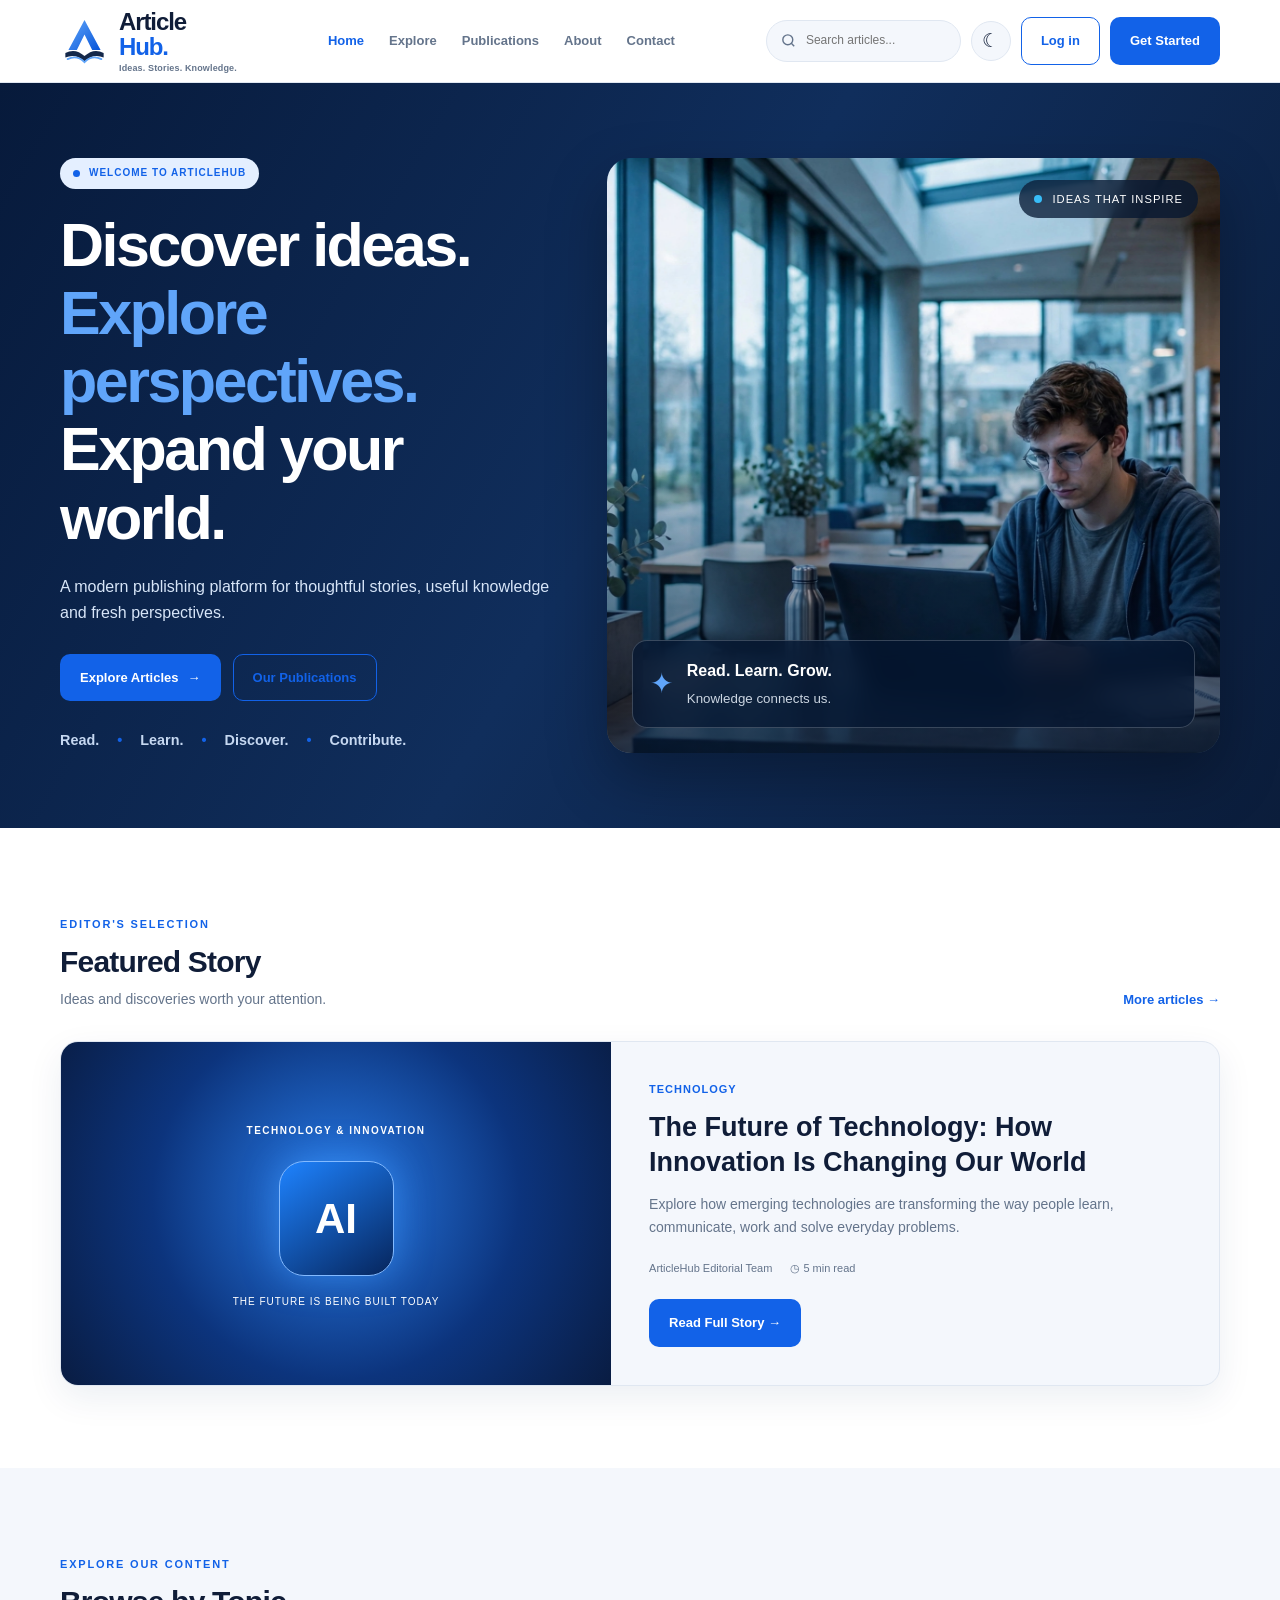
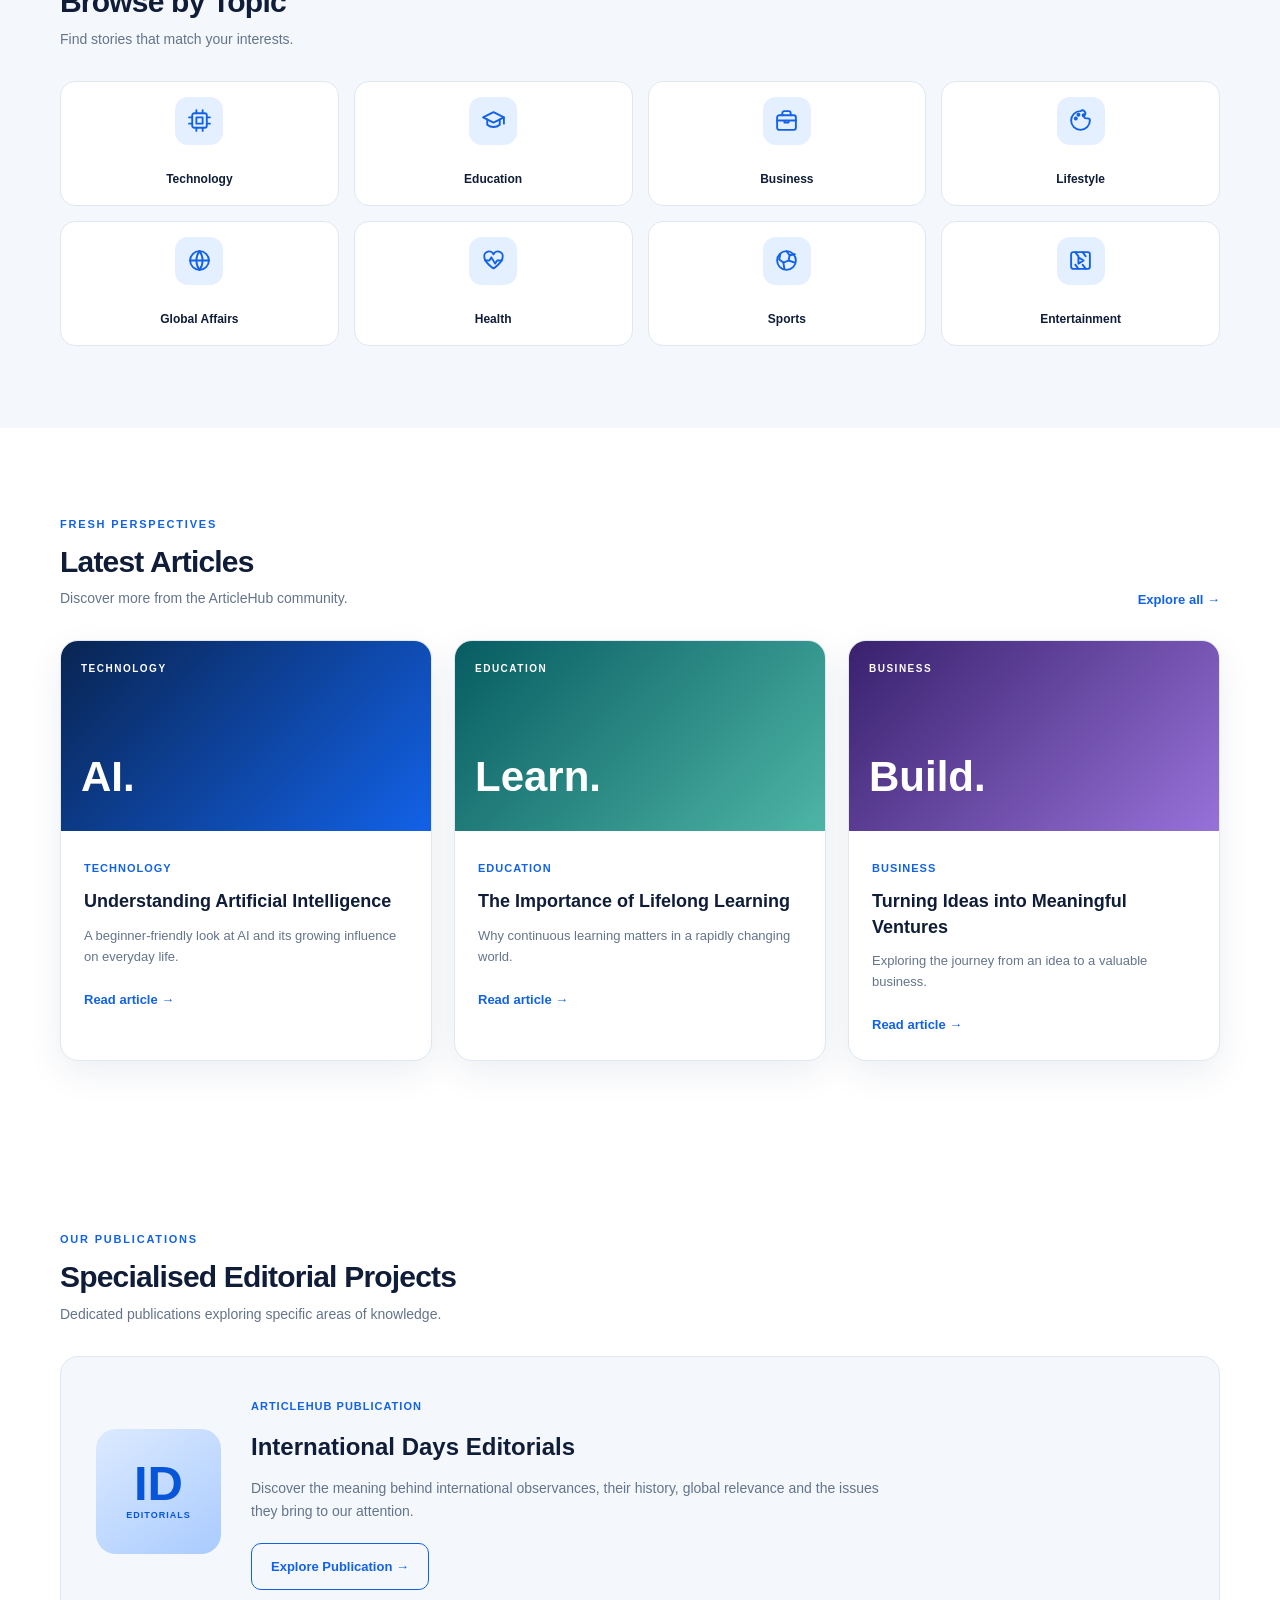
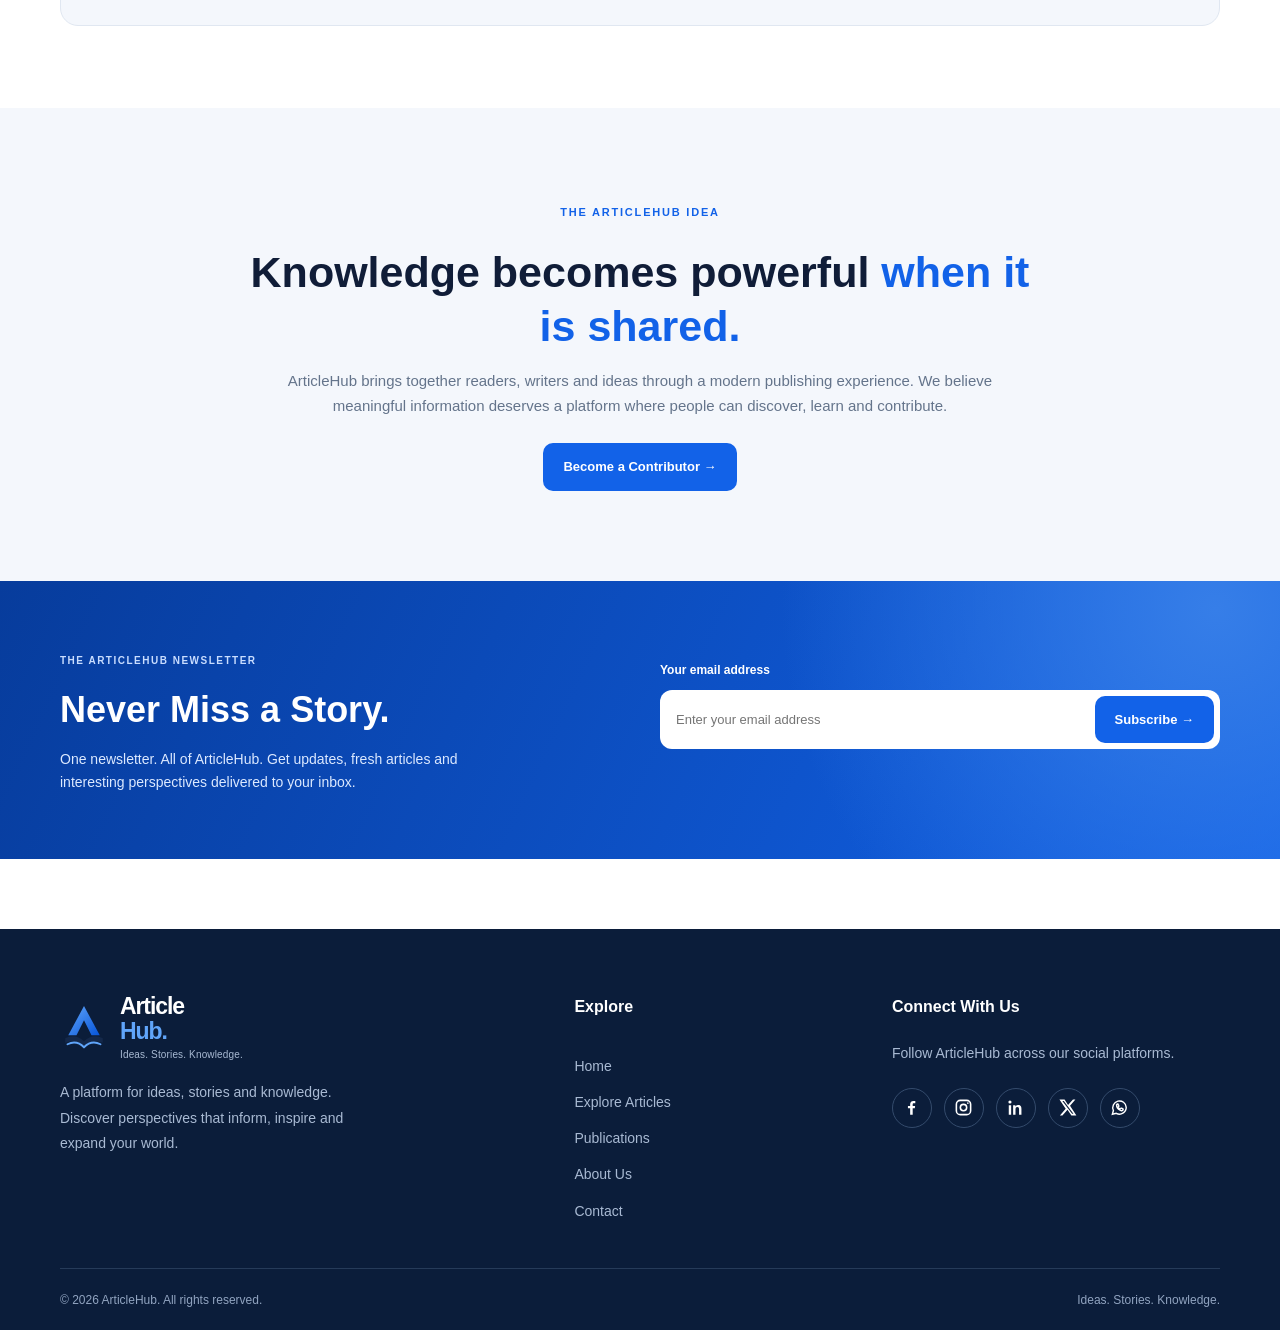
<file: index.html>
<!DOCTYPE html>
<html lang="en">
<head>
    <meta charset="UTF-8">
    <meta name="viewport" content="width=device-width, initial-scale=1.0">

    <title>ArticleHub | Ideas. Stories. Knowledge.</title>

    <link rel="stylesheet" href="css/style.css">
</head>

<body>

    <!-- HEADER -->
    <header class="header">
        <div class="container header-inner">

            <a href="index.html" class="brand" aria-label="ArticleHub home">
                <svg class="brand-icon" viewBox="0 0 64 64"
                     role="img" aria-label="ArticleHub logo">
                    <defs>
                        <linearGradient id="brandBlue" x1="0" y1="0"
                            x2="1" y2="1">
                            <stop offset="0%" stop-color="#60A5FA"/>
                            <stop offset="100%" stop-color="#0755D9"/>
                        </linearGradient>
                    </defs>

                    <path d="M32 4 L53 43 H42 L32 23 L22 43 H11 Z"
                          fill="url(#brandBlue)"/>
                    <path d="M7 47 Q20 40 32 51 Q44 40 57 47
                             L57 53 Q44 47 32 58 Q20 47 7 53 Z"
                          fill="#14284A"/>
                    <path d="M10 55 Q22 49 32 59 Q42 49 54 55"
                          fill="none" stroke="#60A5FA"
                          stroke-width="2.5" stroke-linecap="round"/>
                </svg>

                <span class="brand-text">
                    Article<span>Hub.</span>
                    <small>Ideas. Stories. Knowledge.</small>
                </span>
            </a>

            <button class="menu-toggle" id="menu-toggle"
                    aria-label="Open navigation"
                    aria-expanded="false">
                <span></span>
                <span></span>
                <span></span>
            </button>

            <nav class="navigation" id="navigation">
                <a href="index.html" class="nav-link active">Home</a>
                <a href="explore.html" class="nav-link">Explore</a>
                <a href="#publications" class="nav-link">Publications</a>
                <a href="#about" class="nav-link">About</a>
                <a href="contact.html" class="nav-link">Contact</a>

                <div class="mobile-actions">
                    <a href="login.html" class="btn btn-outline">Log in</a>
                    <a href="register.html" class="btn btn-primary">Register</a>
                </div>
            </nav>

            <div class="header-actions">

                <label class="search-box">
                    <svg viewBox="0 0 24 24" aria-hidden="true">
                        <circle cx="11" cy="11" r="7"></circle>
                        <path d="m16 16 4 4"></path>
                    </svg>

                    <input type="search" id="article-search"
                           placeholder="Search articles..."
                           aria-label="Search articles">
                </label>

                <button class="theme-toggle" id="theme-toggle"
                        aria-label="Toggle colour theme">
                    <span id="theme-icon">☾</span>
                </button>

                <a href="login.html" class="btn btn-outline desktop-auth">
                    Log in
                </a>

                <a href="register.html" class="btn btn-primary desktop-auth">
                    Get Started
                </a>

            </div>

        </div>
    </header>


    <main>

<!-- HERO -->
<section class="hero">
    <div class="container hero-inner">

        <div class="hero-content">

            <span class="eyebrow">
                <span class="status-dot"></span>
                WELCOME TO ARTICLEHUB
            </span>

            <h1>
                Discover ideas.
                <span>Explore perspectives.</span>
                Expand your world.
            </h1>

            <p>
                A modern publishing platform for thoughtful
                stories, useful knowledge and fresh perspectives.
            </p>

            <div class="hero-buttons">
                <a href="#explore" class="btn btn-primary">
                    Explore Articles <span>→</span>
                </a>

                <a href="#publications" class="btn btn-outline">
                    Our Publications
                </a>
            </div>

            <div class="hero-note">
                <span>Read.</span>
                <span>Learn.</span>
                <span>Discover.</span>
                <span>Contribute.</span>
            </div>

        </div>

        <!-- HERO PHOTOGRAPH -->
        <div class="hero-visual">
            <img
                src="assets/images/homepage-hero.jpg"
                alt="Student exploring knowledge and technology on a laptop in a modern library"
                class="hero-photo"
            >

            <div class="hero-photo-overlay"></div>

            <div class="hero-image-caption">
                <span class="caption-icon">✦</span>
                <div>
                    <strong>Read. Learn. Grow.</strong>
                    <small>Knowledge connects us.</small>
                </div>
            </div>

            <div class="hero-image-label">
                <span class="label-dot"></span>
                IDEAS THAT INSPIRE
            </div>

        </div>

    </div>
</section>


        <!-- FEATURED STORY -->
        <section class="section featured-section" id="featured">

            <div class="container">

                <div class="section-heading">
                    <div>
                        <span class="section-label">EDITOR'S SELECTION</span>
                        <h2>Featured Story</h2>
                        <p>Ideas and discoveries worth your attention.</p>
                    </div>

                    <a href="#explore" class="view-link">
                        More articles →
                    </a>
                </div>


                <article class="featured-card">

                    <div class="featured-art">
                        <div class="featured-art-content">
                            <span>TECHNOLOGY & INNOVATION</span>
                            <div class="tech-symbol">AI</div>
                            <p>THE FUTURE IS BEING BUILT TODAY</p>
                        </div>
                    </div>

                    <div class="featured-info">

                        <span class="category">TECHNOLOGY</span>

                        <h3>
                            The Future of Technology:
                            How Innovation Is Changing Our World
                        </h3>

                        <p>
                            Explore how emerging technologies are
                            transforming the way people learn,
                            communicate, work and solve everyday problems.
                        </p>

                        <div class="article-details">
                            <span>ArticleHub Editorial Team</span>
                            <span>◷ 5 min read</span>
                        </div>

                        <a href="post.html" class="btn btn-primary">
                            Read Full Story →
                        </a>

                    </div>

                </article>

            </div>
        </section>


        

<!-- EXPLORE CATEGORIES -->
<section class="section categories-section" id="explore">

    <div class="container">

        <div class="section-heading">
            <div>
                <span class="section-label">EXPLORE OUR CONTENT</span>
                <h2>Browse by Topic</h2>
                <p>Find stories that match your interests.</p>
            </div>
        </div>

        <div class="category-grid">

            <!-- TECHNOLOGY -->
            <a href="#articles" class="topic-card"
               data-category="technology">

                <span class="topic-icon">
                    <svg viewBox="0 0 24 24" fill="none"
                         stroke="currentColor" stroke-width="1.8"
                         stroke-linecap="round" stroke-linejoin="round"
                         aria-hidden="true">
                        <rect x="5" y="5" width="14" height="14" rx="2"/>
                        <path d="M9 9h6v6H9z"/>
                        <path d="M9 2v3m6-3v3M9 19v3m6-3v3"/>
                        <path d="M2 9h3m-3 6h3m14-6h3m-3 6h3"/>
                    </svg>
                </span>

                <strong>Technology</strong>
            </a>


            <!-- EDUCATION -->
            <a href="#articles" class="topic-card"
               data-category="education">

                <span class="topic-icon">
                    <svg viewBox="0 0 24 24" fill="none"
                         stroke="currentColor" stroke-width="1.8"
                         stroke-linecap="round" stroke-linejoin="round"
                         aria-hidden="true">
                        <path d="m2 9 10-5 10 5-10 5L2 9Z"/>
                        <path d="M6 11v5c3.5 3 8.5 3 12 0v-5"/>
                        <path d="M22 9v6"/>
                    </svg>
                </span>

                <strong>Education</strong>
            </a>


            <!-- BUSINESS -->
            <a href="#articles" class="topic-card"
               data-category="business">

                <span class="topic-icon">
                    <svg viewBox="0 0 24 24" fill="none"
                         stroke="currentColor" stroke-width="1.8"
                         stroke-linecap="round" stroke-linejoin="round"
                         aria-hidden="true">
                        <rect x="3" y="7" width="18" height="14" rx="2"/>
                        <path d="M8 7V5a2 2 0 0 1 2-2h4a2 2 0 0 1 2 2v2"/>
                        <path d="M3 12h18m-11 0v2h4v-2"/>
                    </svg>
                </span>

                <strong>Business</strong>
            </a>


            <!-- LIFESTYLE -->
            <a href="#articles" class="topic-card"
               data-category="lifestyle">

                <span class="topic-icon">
                    <svg viewBox="0 0 24 24" fill="none"
                         stroke="currentColor" stroke-width="1.8"
                         stroke-linecap="round" stroke-linejoin="round"
                         aria-hidden="true">
                        <path d="M12 3a9 9 0 1 0 9 9c0-1.1-.9-2-2-2h-1.5a2 2 0 0 1-1.8-3A2.5 2.5 0 0 0 12 3Z"/>
                        <circle cx="7.5" cy="10" r="1"/>
                        <circle cx="10" cy="6.5" r="1"/>
                        <circle cx="15" cy="7" r="1"/>
                    </svg>
                </span>

                <strong>Lifestyle</strong>
            </a>


            <!-- GLOBAL AFFAIRS -->
            <a href="#articles" class="topic-card"
               data-category="global affairs">

                <span class="topic-icon">
                    <svg viewBox="0 0 24 24" fill="none"
                         stroke="currentColor" stroke-width="1.8"
                         stroke-linecap="round" stroke-linejoin="round"
                         aria-hidden="true">
                        <circle cx="12" cy="12" r="9"/>
                        <path d="M3 12h18"/>
                        <path d="M12 3a15 15 0 0 1 0 18"/>
                        <path d="M12 3a15 15 0 0 0 0 18"/>
                    </svg>
                </span>

                <strong>Global Affairs</strong>
            </a>


            <!-- HEALTH -->
            <a href="#articles" class="topic-card"
               data-category="health">

                <span class="topic-icon">
                    <svg viewBox="0 0 24 24" fill="none"
                         stroke="currentColor" stroke-width="1.8"
                         stroke-linecap="round" stroke-linejoin="round"
                         aria-hidden="true">
                        <path d="M20.8 8.6c0 5.2-8.8 11-8.8 11s-8.8-5.8-8.8-11A4.6 4.6 0 0 1 12 6.1a4.6 4.6 0 0 1 8.8 2.5Z"/>
                        <path d="M4 12h4l2-3 3.5 6 2-3H20"/>
                    </svg>
                </span>

                <strong>Health</strong>
            </a>


            <!-- SPORTS -->
            <a href="#articles" class="topic-card"
               data-category="sports">

                <span class="topic-icon">
                    <svg viewBox="0 0 24 24" fill="none"
                         stroke="currentColor" stroke-width="1.8"
                         stroke-linecap="round" stroke-linejoin="round"
                         aria-hidden="true">
                        <circle cx="12" cy="12" r="9"/>
                        <path d="m12 3 3 4-1 5-5 2-4-3 1-5"/>
                        <path d="m9 14 1 6m4-8 6 2M15 7l5-1"/>
                    </svg>
                </span>

                <strong>Sports</strong>
            </a>


            <!-- ENTERTAINMENT -->
            <a href="#articles" class="topic-card"
               data-category="entertainment">

                <span class="topic-icon">
                    <svg viewBox="0 0 24 24" fill="none"
                         stroke="currentColor" stroke-width="1.8"
                         stroke-linecap="round" stroke-linejoin="round"
                         aria-hidden="true">
                        <rect x="3" y="4" width="18" height="16" rx="2"/>
                        <path d="m10 9 5 3-5 3V9Z"/>
                        <path d="m7 4 3 4m4-4 3 4m-10 8 3 4m4-4 3 4"/>
                    </svg>
                </span>

                <strong>Entertainment</strong>
            </a>

        </div>

    </div>
</section>


        <!-- LATEST ARTICLES -->
        <section class="section articles-section" id="articles">

            <div class="container">

                <div class="section-heading">
                    <div>
                        <span class="section-label">FRESH PERSPECTIVES</span>
                        <h2>Latest Articles</h2>
                        <p>Discover more from the ArticleHub community.</p>
                    </div>

                    <a href="#articles" class="view-link">
                        Explore all →
                    </a>
                </div>


                <div class="article-grid">

                    <article class="article-card"
                             data-category="technology">
                        <div class="article-cover cover-tech">
                            <span>TECHNOLOGY</span>
                            <strong>AI.</strong>
                        </div>

                        <div class="article-body">
                            <span class="category">TECHNOLOGY</span>
                            <h3>Understanding Artificial Intelligence</h3>
                            <p>
                                A beginner-friendly look at AI and its
                                growing influence on everyday life.
                            </p>
                            <a href="post.html" class="view-link">
                                Read article →
                            </a>
                        </div>
                    </article>


                    <article class="article-card"
                             data-category="education">
                        <div class="article-cover cover-education">
                            <span>EDUCATION</span>
                            <strong>Learn.</strong>
                        </div>

                        <div class="article-body">
                            <span class="category">EDUCATION</span>
                            <h3>The Importance of Lifelong Learning</h3>
                            <p>
                                Why continuous learning matters in a
                                rapidly changing world.
                            </p>
                            <a href="post.html" class="view-link">
                                Read article →
                            </a>
                        </div>
                    </article>


                    <article class="article-card"
                             data-category="business">
                        <div class="article-cover cover-business">
                            <span>BUSINESS</span>
                            <strong>Build.</strong>
                        </div>

                        <div class="article-body">
                            <span class="category">BUSINESS</span>
                            <h3>Turning Ideas into Meaningful Ventures</h3>
                            <p>
                                Exploring the journey from an idea
                                to a valuable business.
                            </p>
                            <a href="post.html" class="view-link">
                                Read article →
                            </a>
                        </div>
                    </article>

                </div>

                <p class="empty-message" id="empty-message">
                    No matching articles found.
                </p>

            </div>
        </section>


        <!-- PUBLICATIONS -->
        <section class="section publications-section" id="publications">

            <div class="container">

                <div class="section-heading">
                    <div>
                        <span class="section-label">OUR PUBLICATIONS</span>
                        <h2>Specialised Editorial Projects</h2>
                        <p>
                            Dedicated publications exploring specific
                            areas of knowledge.
                        </p>
                    </div>
                </div>


                <article class="publication-card">

                    <div class="publication-mark">
                        <span>ID</span>
                        <small>EDITORIALS</small>
                    </div>

                    <div class="publication-info">
                        <span class="category">ARTICLEHUB PUBLICATION</span>

                        <h3>International Days Editorials</h3>

                        <p>
                            Discover the meaning behind international
                            observances, their history, global relevance
                            and the issues they bring to our attention.
                        </p>

                        <a href="editorials/international-days/index.html"
                           class="btn btn-outline">
                            Explore Publication →
                        </a>
                    </div>

                </article>

            </div>
        </section>


        <!-- ABOUT -->
        <section class="about-section" id="about">
            <div class="container about-inner">

                <span class="section-label">THE ARTICLEHUB IDEA</span>

                <h2>
                    Knowledge becomes powerful
                    <span>when it is shared.</span>
                </h2>

                <p>
                    ArticleHub brings together readers, writers and
                    ideas through a modern publishing experience.
                    We believe meaningful information deserves
                    a platform where people can discover, learn
                    and contribute.
                </p>

                <a href="register.html" class="btn btn-primary">
                    Become a Contributor →
                </a>

            </div>
        </section>


        <!-- NEWSLETTER -->
        <section class="newsletter-section" id="contact">

            <div class="container newsletter-inner">

                <div class="newsletter-copy">
                    <span class="newsletter-label">
                        THE ARTICLEHUB NEWSLETTER
                    </span>

                    <h2>Never Miss a Story.</h2>

                    <p>
                        One newsletter. All of ArticleHub.
                        Get updates, fresh articles and interesting
                        perspectives delivered to your inbox.
                    </p>
                </div>


                <form class="newsletter-form" id="newsletter-form">

                    <label for="newsletter-email">
                        Your email address
                    </label>

                    <div class="newsletter-input">
                        <input
                            type="email"
                            id="newsletter-email"
                            placeholder="Enter your email address"
                            required
                        >

                        <button type="submit" class="btn btn-primary">
                            Subscribe →
                        </button>
                    </div>

                    <p id="newsletter-message" aria-live="polite"></p>

                </form>

            </div>
        </section>

    </main>

<!--FOOTER ---!>

   
<footer class="site-footer article-footer">

    <div class="container">

        <div class="article-footer-main">

            <!-- BRAND -->
            <div class="footer-brand">

                <a href="index.html" class="brand"
                   aria-label="ArticleHub home">

                    <svg class="brand-icon" viewBox="0 0 64 64"
                         role="img" aria-label="ArticleHub logo">

                        <defs>
                            <linearGradient id="footerBrandBlue"
                                x1="0" y1="0" x2="1" y2="1">
                                <stop offset="0%" stop-color="#60A5FA"/>
                                <stop offset="100%" stop-color="#0755D9"/>
                            </linearGradient>
                        </defs>

                        <path d="M32 4 L53 43 H42 L32 23 L22 43 H11 Z"
                              fill="url(#footerBrandBlue)"/>

                        <path d="M7 47 Q20 40 32 51 Q44 40 57 47
                                 L57 53 Q44 47 32 58 Q20 47 7 53 Z"
                              fill="#14284A"/>

                        <path d="M10 55 Q22 49 32 59 Q42 49 54 55"
                              fill="none" stroke="#60A5FA"
                              stroke-width="2.5"
                              stroke-linecap="round"/>
                    </svg>

                    <span class="brand-text">
                        Article<span>Hub.</span>
                        <small>Ideas. Stories. Knowledge.</small>
                    </span>

                </a>

                <p>
                    A platform for ideas, stories and knowledge.
                    Discover perspectives that inform, inspire
                    and expand your world.
                </p>

            </div>


            <!-- QUICK LINKS -->
            <div class="footer-links">

                <h3>Explore</h3>

                <a href="index.html">Home</a>
                <a href="index.html#explore">Explore Articles</a>
                <a href="index.html#publications">Publications</a>
                <a href="index.html#about">About Us</a>
                <a href="index.html#contact">Contact</a>

            </div>


            <!-- SOCIAL MEDIA -->
            <div class="footer-social">

                <h3>Connect With Us</h3>

                <p>Follow ArticleHub across our social platforms.</p>

                <div class="social-icons">

                    <!-- FACEBOOK -->
                    <a href="#" aria-label="Facebook"
                       class="social-link">
                        <svg viewBox="0 0 24 24">
                            <path d="M13.5 21v-8h2.7l.4-3h-3.1V8.1
                            c0-.9.3-1.5 1.6-1.5h1.7V3.9
                            c-.3 0-1.3-.1-2.4-.1
                            -2.4 0-4.1 1.5-4.1 4.2V10H7.5v3h2.8v8z"
                            fill="currentColor"/>
                        </svg>
                    </a>

                    <!-- INSTAGRAM -->
                    <a href="#" aria-label="Instagram"
                       class="social-link">
                        <svg viewBox="0 0 24 24" fill="none"
                             stroke="currentColor" stroke-width="2">
                            <rect x="3" y="3" width="18" height="18"
                                  rx="5"/>
                            <circle cx="12" cy="12" r="4"/>
                            <circle cx="17.5" cy="6.5" r="1"
                                    fill="currentColor" stroke="none"/>
                        </svg>
                    </a>

                    <!-- LINKEDIN -->
                    <a href="#" aria-label="LinkedIn"
                       class="social-link">
                        <svg viewBox="0 0 24 24"
                             fill="currentColor">
                            <path d="M5 3a2 2 0 1 0 0 4
                            2 2 0 0 0 0-4M3.5 9h3v12h-3z
                            M9 9h2.9v1.6h.1
                            c.4-.8 1.5-1.8 3.3-1.8
                            3.5 0 4.2 2.3 4.2 5.2V21h-3v-6.2
                            c0-1.5 0-3.4-2.1-3.4
                            s-2.4 1.6-2.4 3.3V21H9z"/>
                        </svg>
                    </a>

                    <!-- X -->
                    <a href="#" aria-label="X"
                       class="social-link">
                        <svg viewBox="0 0 24 24"
                             fill="currentColor">
                            <path d="M18.9 2H22l-6.8 7.8L23.2 22h-6.3
                            L12 14.7 5.6 22H2.4l7.3-8.4L1.8 2h6.5
                            l4.4 6.8zm-1.1 18h1.7L7.3 3.9H5.5z"/>
                        </svg>
                    </a>

                    <!-- WHATSAPP -->
                    <a href="#" aria-label="WhatsApp"
                       class="social-link">
                        <svg viewBox="0 0 24 24" fill="none"
                             stroke="currentColor" stroke-width="1.8">
                            <path d="M20.5 11.8a8.5 8.5 0 0 1-12.6 7.5
                            L3 20.5l1.3-4.7a8.5 8.5 0 1 1 16.2-4z"/>
                            <path d="M8.5 8.2c.3-.6.6-.6.9-.6h.5
                            c.2 0 .4.1.5.4l.8 1.8
                            c.1.2.1.4-.1.6l-.6.7
                            c-.2.2-.2.4-.1.6
                            .5.9 1.2 1.6 2.1 2.1
                            .2.1.4.1.6-.1l.7-.8
                            c.2-.2.4-.2.6-.1l1.8.8
                            c.3.1.4.3.4.5 0 .3-.2 1.1-.6 1.4
                            -.4.4-1 .6-1.6.5
                            -1-.1-2.2-.6-3.6-1.8
                            -1.3-1.1-2.1-2.5-2.3-3.5
                            -.2-.9.1-1.8.4-2.5z"/>
                        </svg>
                    </a>

                </div>

            </div>

        </div>


        <!-- COPYRIGHT -->
        <div class="footer-bottom">

            <p>
                © <span id="current-year"></span>
                ArticleHub. All rights reserved.
            </p>

            <p>Ideas. Stories. Knowledge.</p>

        </div>

    </div>

</footer>



    <script src="js/main.js"></script>

</body>
</html>
</file>
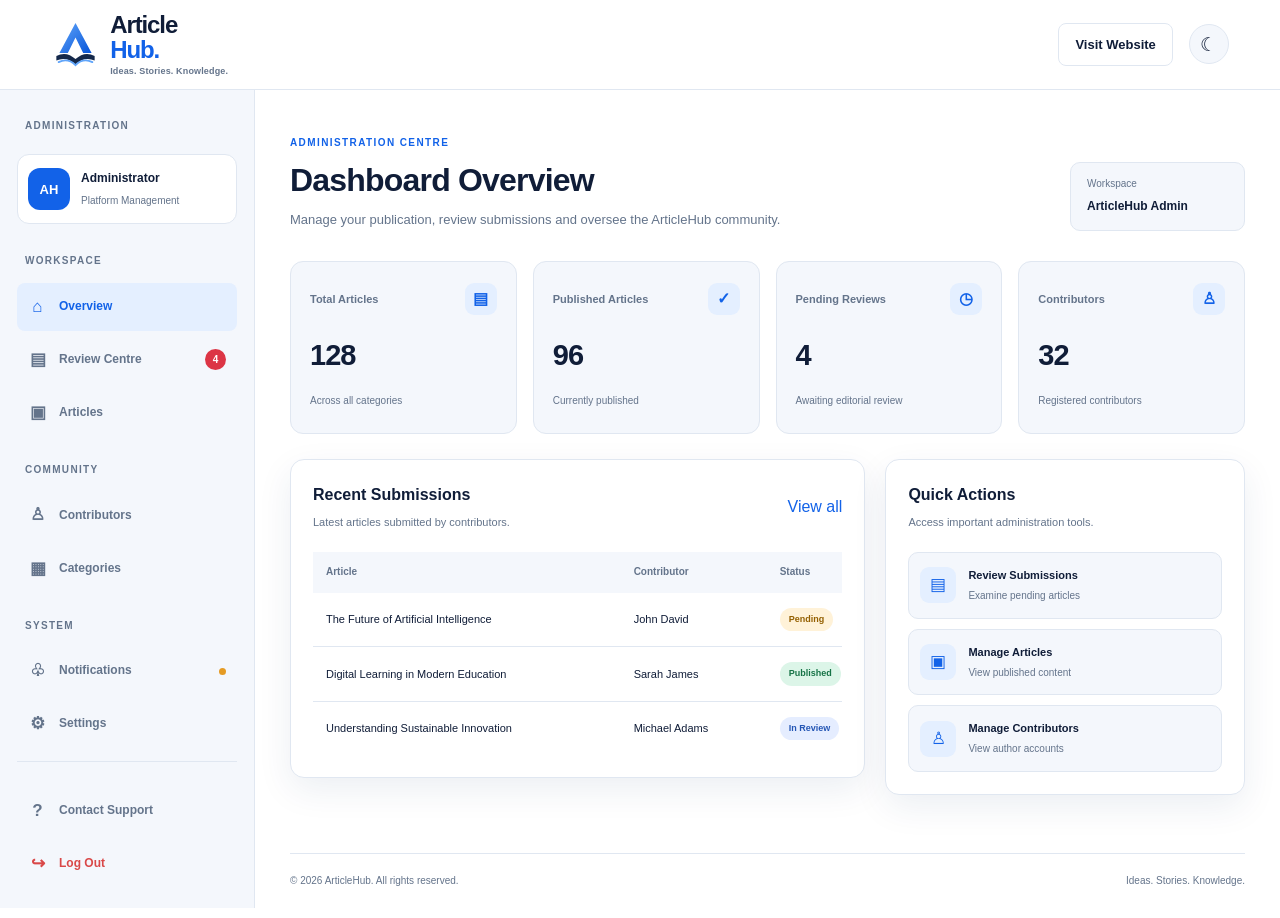
<file: admin-dashboard.html>
<!DOCTYPE html>
<html lang="en">
<head>
    <meta charset="UTF-8">
    <meta name="viewport" content="width=device-width, initial-scale=1.0">

    <title>Admin Dashboard | ArticleHub</title>

    <meta name="description" content="ArticleHub administration dashboard for managing articles, contributors and editorial activities.">

    <link rel="stylesheet" href="css/style.css">
    <link rel="stylesheet" href="css/admin-dashboard.css">
</head>

<body class="admin-dashboard-page">

    <!-- =========================================
         ADMIN HEADER
    ========================================== -->

    <header class="admin-header">

        <div class="admin-header-inner">

            <a href="index.html" class="brand"
               aria-label="ArticleHub home">

                <svg class="brand-icon"
                     viewBox="0 0 64 64"
                     role="img"
                     aria-label="ArticleHub logo">

                    <defs>
                        <linearGradient id="brandBlue"
                            x1="0" y1="0" x2="1" y2="1">

                            <stop offset="0%"
                                stop-color="#60A5FA"/>

                            <stop offset="100%"
                                stop-color="#0755D9"/>

                        </linearGradient>
                    </defs>

                    <path
                        d="M32 4 L53 43 H42 L32 23 L22 43 H11 Z"
                        fill="url(#brandBlue)"/>

                    <path
                        d="M7 47 Q20 40 32 51 Q44 40 57 47 L57 53 Q44 47 32 58 Q20 47 7 53 Z"
                        fill="#14284A"/>

                    <path
                        d="M10 55 Q22 49 32 59 Q42 49 54 55"
                        fill="none"
                        stroke="#60A5FA"
                        stroke-width="2.5"
                        stroke-linecap="round"/>

                </svg>

                <span class="brand-text">
                    Article<span>Hub.</span>
                    <small>Ideas. Stories. Knowledge.</small>
                </span>

            </a>

            <div class="admin-header-actions">

                <a href="index.html"
                   class="admin-visit-link">
                    Visit Website
                </a>

                <button
                    type="button"
                    class="theme-toggle"
                    id="theme-toggle"
                    aria-label="Toggle colour theme">

                    <span id="theme-icon"
                          aria-hidden="true">
                        ☾
                    </span>

                </button>

                <button
                    type="button"
                    class="admin-menu-toggle"
                    id="admin-menu-toggle"
                    aria-label="Open administration menu"
                    aria-expanded="false"
                    aria-controls="admin-sidebar">

                    <span></span>
                    <span></span>
                    <span></span>

                </button>

            </div>

        </div>

    </header>


    <!-- =========================================
         ADMIN DASHBOARD LAYOUT
    ========================================== -->

    <div class="admin-layout">


        <!-- =====================================
             SIDEBAR
        ====================================== -->

        <aside class="admin-sidebar"
               id="admin-sidebar">

            <div class="admin-sidebar-heading">

                <span class="admin-sidebar-label">
                    ADMINISTRATION
                </span>

                <div class="admin-profile">

                    <div class="admin-avatar">
                        AH
                    </div>

                    <div class="admin-profile-info">

                        <strong>Administrator</strong>

                        <span>Platform Management</span>

                    </div>

                </div>

            </div>


            <nav class="admin-navigation"
                 aria-label="Administration navigation">

                <p class="admin-nav-heading">
                    WORKSPACE
                </p>

                <a href="#overview"
                   class="admin-nav-link active"
                   data-admin-section="overview"
                   aria-current="page">

                    <span class="admin-nav-icon">⌂</span>
                    <span>Overview</span>

                </a>


                <a href="#review-centre"
                   class="admin-nav-link"
                   data-admin-section="review-centre">

                    <span class="admin-nav-icon">▤</span>
                    <span>Review Centre</span>

                    <span class="admin-nav-count"
                          id="pending-review-count">
                        4
                    </span>

                </a>


                <a href="#articles"
                   class="admin-nav-link"
                   data-admin-section="articles">

                    <span class="admin-nav-icon">▣</span>
                    <span>Articles</span>

                </a>


                <p class="admin-nav-heading">
                    COMMUNITY
                </p>


                <a href="#contributors"
                   class="admin-nav-link"
                   data-admin-section="contributors">

                    <span class="admin-nav-icon">♙</span>
                    <span>Contributors</span>

                </a>


                <a href="#categories"
                   class="admin-nav-link"
                   data-admin-section="categories">

                    <span class="admin-nav-icon">▦</span>
                    <span>Categories</span>

                </a>


                <p class="admin-nav-heading">
                    SYSTEM
                </p>


                <a href="#notifications"
                   class="admin-nav-link"
                   data-admin-section="notifications">

                    <span class="admin-nav-icon">♧</span>
                    <span>Notifications</span>

                    <span class="admin-notification-dot"></span>

                </a>


                <a href="#settings"
                   class="admin-nav-link"
                   data-admin-section="settings">

                    <span class="admin-nav-icon">⚙</span>
                    <span>Settings</span>

                </a>

            </nav>


            <div class="admin-sidebar-bottom">

                <a href="contact.html"
                   class="admin-support-link">

                    <span class="admin-nav-icon">?</span>
                    <span>Contact Support</span>

                </a>

                <a href="login.html"
                   class="admin-logout-link">

                    <span class="admin-nav-icon">↪</span>
                    <span>Log Out</span>

                </a>

            </div>

        </aside>


        <!-- =====================================
             MAIN CONTENT
        ====================================== -->

        <main class="admin-main"
              id="admin-main">


            <!-- =================================
                 OVERVIEW SECTION
            ================================== -->

            <section
                class="admin-section active"
                id="overview"
                data-admin-content="overview">

                <div class="admin-welcome">

                    <div>

                        <span class="admin-eyebrow">
                            ADMINISTRATION CENTRE
                        </span>

                        <h1>
                            Dashboard Overview
                        </h1>

                        <p>
                            Manage your publication, review submissions
                            and oversee the ArticleHub community.
                        </p>

                    </div>

                    <div class="admin-date">

                        <span>Workspace</span>
                        <strong>ArticleHub Admin</strong>

                    </div>

                </div>


                <!-- STATISTICS -->

                <div class="admin-stat-grid">

                    <article class="admin-stat-card">

                        <div class="admin-stat-top">
                            <span>Total Articles</span>
                            <span class="admin-stat-icon">▤</span>
                        </div>

                        <strong class="admin-stat-number">
                            128
                        </strong>

                        <span class="admin-stat-description">
                            Across all categories
                        </span>

                    </article>


                    <article class="admin-stat-card">

                        <div class="admin-stat-top">
                            <span>Published Articles</span>
                            <span class="admin-stat-icon">✓</span>
                        </div>

                        <strong class="admin-stat-number">
                            96
                        </strong>

                        <span class="admin-stat-description">
                            Currently published
                        </span>

                    </article>


                    <article class="admin-stat-card">

                        <div class="admin-stat-top">
                            <span>Pending Reviews</span>
                            <span class="admin-stat-icon">◷</span>
                        </div>

                        <strong class="admin-stat-number">
                            4
                        </strong>

                        <span class="admin-stat-description">
                            Awaiting editorial review
                        </span>

                    </article>


                    <article class="admin-stat-card">

                        <div class="admin-stat-top">
                            <span>Contributors</span>
                            <span class="admin-stat-icon">♙</span>
                        </div>

                        <strong class="admin-stat-number">
                            32
                        </strong>

                        <span class="admin-stat-description">
                            Registered contributors
                        </span>

                    </article>

                </div>


                <!-- OVERVIEW CONTENT -->

                <div class="admin-overview-grid">


                    <!-- RECENT SUBMISSIONS -->

                    <div class="admin-panel">

                        <div class="admin-panel-header">

                            <div>
                                <h2>Recent Submissions</h2>

                                <p>
                                    Latest articles submitted by contributors.
                                </p>
                            </div>

                            <button
                                type="button"
                                class="admin-text-button"
                                data-admin-link="review-centre">

                                View all

                            </button>

                        </div>


                        <div class="admin-table-wrapper">

                            <table class="admin-table">

                                <thead>
                                    <tr>
                                        <th>Article</th>
                                        <th>Contributor</th>
                                        <th>Status</th>
                                    </tr>
                                </thead>

                                <tbody>

                                    <tr>
                                        <td>
                                            The Future of Artificial Intelligence
                                        </td>

                                        <td>John David</td>

                                        <td>
                                            <span class="admin-status pending">
                                                Pending
                                            </span>
                                        </td>
                                    </tr>


                                    <tr>
                                        <td>
                                            Digital Learning in Modern Education
                                        </td>

                                        <td>Sarah James</td>

                                        <td>
                                            <span class="admin-status published">
                                                Published
                                            </span>
                                        </td>
                                    </tr>


                                    <tr>
                                        <td>
                                            Understanding Sustainable Innovation
                                        </td>

                                        <td>Michael Adams</td>

                                        <td>
                                            <span class="admin-status review">
                                                In Review
                                            </span>
                                        </td>
                                    </tr>

                                </tbody>

                            </table>

                        </div>

                    </div>


                    <!-- QUICK ACTIONS -->

                    <div class="admin-panel">

                        <div class="admin-panel-header">

                            <div>
                                <h2>Quick Actions</h2>

                                <p>
                                    Access important administration tools.
                                </p>
                            </div>

                        </div>


                        <div class="admin-quick-actions">

                            <button
                                type="button"
                                class="admin-quick-action"
                                data-admin-link="review-centre">

                                <span>▤</span>

                                <div>
                                    <strong>Review Submissions</strong>
                                    <small>Examine pending articles</small>
                                </div>

                            </button>


                            <button
                                type="button"
                                class="admin-quick-action"
                                data-admin-link="articles">

                                <span>▣</span>

                                <div>
                                    <strong>Manage Articles</strong>
                                    <small>View published content</small>
                                </div>

                            </button>


                            <button
                                type="button"
                                class="admin-quick-action"
                                data-admin-link="contributors">

                                <span>♙</span>

                                <div>
                                    <strong>Manage Contributors</strong>
                                    <small>View author accounts</small>
                                </div>

                            </button>

                        </div>

                    </div>

                </div>

            </section>


            <!-- =================================
                 REVIEW CENTRE
            ================================== -->

            <section
                class="admin-section"
                id="review-centre"
                data-admin-content="review-centre">

                <div class="admin-section-heading">

                    <div>
                        <span class="admin-eyebrow">
                            EDITORIAL WORKFLOW
                        </span>

                        <h1>Review Centre</h1>

                        <p>
                            Examine contributor submissions and
                            make editorial decisions.
                        </p>
                    </div>

                </div>


                <div class="admin-panel">

                    <div class="admin-panel-header">

                        <div>
                            <h2>Submitted Articles</h2>

                            <p>
                                Review articles awaiting editorial attention.
                            </p>
                        </div>

                        <span class="admin-review-total">
                            4 Pending
                        </span>

                    </div>


                    <div class="admin-table-wrapper">

                        <table class="admin-table">

                            <thead>
                                <tr>
                                    <th>Article Title</th>
                                    <th>Contributor</th>
                                    <th>Category</th>
                                    <th>Date Submitted</th>
                                    <th>Status</th>
                                    <th>Action</th>
                                </tr>
                            </thead>

                            <tbody id="admin-review-table">

                                <tr data-review-status="pending">

                                    <td>
                                        The Future of Artificial Intelligence
                                    </td>

                                    <td>John David</td>
                                    <td>Technology</td>
                                    <td>Nov 12, 2026</td>

                                    <td>
                                        <span class="admin-status pending">
                                            Pending
                                        </span>
                                    </td>

                                    <td>
                                        <button
                                            type="button"
                                            class="admin-action-button"
                                            data-review-action="view">
                                            Review
                                        </button>
                                    </td>

                                </tr>


                                <tr data-review-status="pending">

                                    <td>
                                        The Importance of Digital Literacy
                                    </td>

                                    <td>Sarah James</td>
                                    <td>Education</td>
                                    <td>Nov 12, 2026</td>

                                    <td>
                                        <span class="admin-status pending">
                                            Pending
                                        </span>
                                    </td>

                                    <td>
                                        <button
                          
                                            type="button"
                                            class="admin-action-button"
                                            data-review-action="view">
                                            Review
                                        </button>
                                    </td>

                                </tr>


                                <tr data-review-status="pending">

                                    <td>
                                        Building Sustainable Businesses
                                    </td>

                                    <td>Michael Adams</td>
                                    <td>Business</td>
                                    <td>Nov 11, 2026</td>

                                    <td>
                                        <span class="admin-status pending">
                                            Pending
                                        </span>
                                    </td>

                                    <td>
                                        <button
                                            type="button"
                                            class="admin-action-button"
                                            data-review-action="view">
                                            Review
                                        </button>
                                    </td>

                                </tr>


                                <tr data-review-status="pending">

                                    <td>
                                        Innovation in Modern Healthcare
                                    </td>

                                    <td>Daniel Peter</td>
                                    <td>Health</td>
                                    <td>Nov 10, 2026</td>

                                    <td>
                                        <span class="admin-status pending">
                                            Pending
                                        </span>
                                    </td>

                                    <td>
                                        <button
                                            type="button"
                                            class="admin-action-button"
                                            data-review-action="view">
                                            Review
                                        </button>
                                    </td>

                                </tr>

                            </tbody>

                        </table>

                    </div>

                </div>


                <!-- REVIEW DETAIL AREA -->

                <div class="admin-panel admin-review-detail"
                     id="admin-review-detail">

                    <div class="admin-panel-header">

                        <div>
                            <h2>Article Review</h2>

                            <p>
                                Select an article above to inspect its details.
                            </p>
                        </div>

                    </div>

                    <div class="admin-review-placeholder">

                        <span>▤</span>

                        <h3>No Article Selected</h3>

                        <p>
                            Choose an article from the review table
                            to view its content and editorial details.
                        </p>

                    </div>

                </div>

            </section>


            <!-- =================================
                 ARTICLE MANAGEMENT
            ================================== -->

            <section
                class="admin-section"
                id="articles"
                data-admin-content="articles">

                <div class="admin-section-heading">

                    <div>
                        <span class="admin-eyebrow">
                            CONTENT MANAGEMENT
                        </span>

                        <h1>Article Management</h1>

                        <p>
                            View and manage articles across ArticleHub.
                        </p>
                    </div>

                </div>


                <div class="admin-panel">

                    <div class="admin-panel-header">

                        <div>
                            <h2>All Articles</h2>

                            <p>
                                Manage article publication records.
                            </p>
                        </div>

                        <select
                            id="admin-article-filter"
                            class="admin-filter-select"
                            aria-label="Filter articles by status">

                            <option value="all">All Articles</option>
                            <option value="published">Published</option>
                            <option value="pending">Pending</option>
                            <option value="draft">Draft</option>
                            <option value="rejected">Rejected</option>

                        </select>

                    </div>


                    <div class="admin-table-wrapper">

                        <table class="admin-table">

                            <thead>
                                <tr>
                                    <th>Article</th>
                                    <th>Author</th>
                                    <th>Category</th>
                                    <th>Publication Date</th>
                                    <th>Status</th>
                                    <th>Actions</th>
                                </tr>
                            </thead>

                            <tbody id="admin-articles-table">

                                <tr data-article-status="published">

                                    <td>
                                        Digital Learning in Modern Education
                                    </td>
                                    <td>Sarah James</td>
                                    <td>Education</td>
                                    <td>Nov 10, 2026</td>

                                    <td>
                                        <span class="admin-status published">
                                            Published
                                        </span>
                                    </td>

                                    <td>
                                        <button type="button"
                                            class="admin-action-button">
                                            Manage
                                        </button>
                                    </td>

                                </tr>


                                <tr data-article-status="published">

                                    <td>
                                        Technology and the Future of Work
                                    </td>
                                    <td>John David</td>
                                    <td>Technology</td>
                                    <td>Nov 08, 2026</td>

                                    <td>
                                        <span class="admin-status published">
                                            Published
                                        </span>
                                    </td>

                                    <td>
                                        <button type="button"
                                            class="admin-action-button">
                                            Manage
                                        </button>
                                    </td>

                                </tr>


                                <tr data-article-status="pending">

                                    <td>
                                        The Future of Artificial Intelligence
                                    </td>
                                    <td>John David</td>
                                    <td>Technology</td>
                                    <td>—</td>

                                    <td>
                                        <span class="admin-status pending">
                                            Pending
                                        </span>
                                    </td>

                                    <td>
                                        <button type="button"
                                            class="admin-action-button">
                                            Manage
                                        </button>
                                    </td>

                                </tr>


                                <tr data-article-status="draft">

                                    <td>
                                        My Thoughts on Digital Innovation
                                    </td>
                                    <td>Daniel Peter</td>
                                    <td>Business</td>
                                    <td>—</td>

                                    <td>
                                        <span class="admin-status draft">
                                            Draft
                                        </span>
                                    </td>

                                    <td>
                                        <button type="button"
                                            class="admin-action-button">
                                            Manage
                                        </button>
                                    </td>

                                </tr>

                            </tbody>

                        </table>

                    </div>

                </div>

            </section>


            <!-- =================================
                 CONTRIBUTOR MANAGEMENT
            ================================== -->

            <section
                class="admin-section"
                id="contributors"
                data-admin-content="contributors">

                <div class="admin-section-heading">

                    <div>
                        <span class="admin-eyebrow">
                            COMMUNITY MANAGEMENT
                        </span>

                        <h1>Contributors</h1>

                        <p>
                            Oversee the authors contributing to ArticleHub.
                        </p>
                    </div>

                </div>


                <div class="admin-panel">

                    <div class="admin-panel-header">

                        <div>
                            <h2>Contributor Directory</h2>

                            <p>
                                Registered contributor accounts.
                            </p>
                        </div>

                        <input
                            type="search"
                            id="admin-contributor-search"
                            class="admin-search-input"
                            placeholder="Search contributors..."
                            aria-label="Search contributors">

                    </div>


                    <div class="admin-table-wrapper">

                        <table class="admin-table">

                            <thead>
                                <tr>
                                    <th>Contributor</th>
                                    <th>Email</th>
                                    <th>Articles</th>
                                    <th>Joined</th>
                                    <th>Status</th>
                                    <th>Action</th>
                                </tr>
                            </thead>

                            <tbody id="admin-contributors-table">

                                <tr>
                                    <td>John David</td>
                                    <td>john@example.com</td>
                                    <td>12</td>
                                    <td>Oct 2026</td>

                                    <td>
                                        <span class="admin-status published">
                                            Active
                                        </span>
                                    </td>

                                    <td>
                                        <button type="button"
                                            class="admin-action-button">
                                            View
                                        </button>
                                    </td>
                                </tr>


                                <tr>
                                    <td>Sarah James</td>
                                    <td>sarah@example.com</td>
                                    <td>8</td>
                                    <td>Sep 2026</td>

                                    <td>
                                        <span class="admin-status published">
                                            Active
                                        </span>
                                    </td>

                                    <td>
                                        <button type="button"
                                            class="admin-action-button">
                                            View
                                        </button>
                                    </td>
                                </tr>


                                <tr>
                                    <td>Michael Adams</td>
                                    <td>michael@example.com</td>
                                    <td>5</td>
                                    <td>Oct 2026</td>

                                    <td>
                                        <span class="admin-status published">
                                            Active
                                        </span>
                                    </td>

                                    <td>
                                        <button type="button"
                                            class="admin-action-button">
                                            View
                                        </button>
                                    </td>
                                </tr>

                            </tbody>

                        </table>

                    </div>

                </div>

            </section>


            <!-- =================================
                 CATEGORY MANAGEMENT
            ================================== -->

            <section
                class="admin-section"
                id="categories"
                data-admin-content="categories">

                <div class="admin-section-heading">

                    <div>
                        <span class="admin-eyebrow">
                            EDITORIAL ORGANISATION
                        </span>

                        <h1>Categories</h1>

                        <p>
                            Organise ArticleHub content into editorial topics.
                        </p>
                    </div>

                </div>


                <div class="admin-panel">

                    <div class="admin-panel-header">

                        <div>
                            <h2>Content Categories</h2>

                            <p>
                                Current editorial categories.
                            </p>
                        </div>

                        <button
                            type="button"
                            class="admin-primary-button"
                            id="add-category-button">

                            + Add Category

                        </button>

                    </div>


                    <div class="admin-category-grid"
                         id="admin-category-grid">

                        <article class="admin-category-card">
                            <span>01</span>
                            <h3>Technology</h3>
                            <p>28 articles</p>
                        </article>

                        <article class="admin-category-card">
                            <span>02</span>
                            <h3>Education</h3>
                            <p>18 articles</p>
                        </article>

                        <article class="admin-category-card">
                            <span>03</span>
                            <h3>Business</h3>
                            <p>15 articles</p>
                        </article>

                        <article class="admin-category-card">
                            <span>04</span>
                            <h3>Science</h3>
                            <p>12 articles</p>
                        </article>

                        <article class="admin-category-card">
                            <span>05</span>
                            <h3>Health</h3>
                            <p>10 articles</p>
                        </article>

                        <article class="admin-category-card">
                            <span>06</span>
                            <h3>Global Affairs</h3>
                            <p>8 articles</p>
                        </article>

                        <article class="admin-category-card">
                            <span>07</span>
                            <h3>Lifestyle</h3>
                            <p>5 articles</p>
                        </article>

                    </div>

                </div>

            </section>


            <!-- =================================
                 NOTIFICATIONS
            ================================== -->

            <section
                class="admin-section"
                id="notifications"
                data-admin-content="notifications">

                <div class="admin-section-heading">

                    <div>
                        <span class="admin-eyebrow">
                            SYSTEM UPDATES
                        </span>

                        <h1>Notifications</h1>

                        <p>
                            Important editorial and platform updates.
                        </p>
                    </div>

                </div>


                <div class="admin-panel">

                    <div class="admin-panel-header">

                        <div>
                            <h2>Recent Notifications</h2>

                            <p>
                                Your latest administrative updates.
                            </p>
                        </div>

                    </div>


                    <div class="admin-notification-list">

                        <article class="admin-notification-item">

                            <span class="admin-notification-icon">
                                ▤
                            </span>

                            <div>
                                <strong>New article submission</strong>

                                <p>
                                    John David submitted an article
                                    for editorial review.
                                </p>

                                <small>Recently</smal
                                <small>Recently</small>

                            </div>

                        </article>


                        <article class="admin-notification-item">

                            <span class="admin-notification-icon">
                                ♙
                            </span>

                            <div>

                                <strong>New contributor registered</strong>

                                <p>
                                    A new contributor account has
                                    been registered.
                                </p>

                                <small>Recently</small>

                            </div>

                        </article>


                        <article class="admin-notification-item">

                            <span class="admin-notification-icon">
                                ✓
                            </span>

                            <div>

                                <strong>Article published</strong>

                                <p>
                                    Digital Learning in Modern Education
                                    was marked as published.
                                </p>

                                <small>Recently</small>

                            </div>

                        </article>

                    </div>

                </div>

            </section>


            <!-- =================================
                 SETTINGS
            ================================== -->

            <section
                class="admin-section"
                id="settings"
                data-admin-content="settings">

                <div class="admin-section-heading">

                    <div>

                        <span class="admin-eyebrow">
                            PLATFORM PREFERENCES
                        </span>

                        <h1>Settings</h1>

                        <p>
                            Review administration workspace preferences.
                        </p>

                    </div>

                </div>


                <div class="admin-panel">

                    <div class="admin-panel-header">

                        <div>

                            <h2>General Settings</h2>

                            <p>
                                Basic information about the publication.
                            </p>

                        </div>

                    </div>


                    <div class="admin-settings-content">

                        <div class="admin-setting-item">

                            <div>

                                <strong>Publication Name</strong>

                                <p>
                                    The name displayed across the platform.
                                </p>

                            </div>

                            <span>ArticleHub</span>

                        </div>


                        <div class="admin-setting-item">

                            <div>

                                <strong>Publication Tagline</strong>

                                <p>
                                    The platform's editorial identity.
                                </p>

                            </div>

                            <span>
                                Ideas. Stories. Knowledge.
                            </span>

                        </div>


                        <div class="admin-setting-item">

                            <div>

                                <strong>Default Language</strong>

                                <p>
                                    Primary language for the publication.
                                </p>

                            </div>

                            <span>English</span>

                        </div>


                        <div class="admin-setting-item">

                            <div>

                                <strong>Platform Status</strong>

                                <p>
                                    Current development environment.
                                </p>

                            </div>

                            <span class="admin-status review">
                                Frontend Prototype
                            </span>

                        </div>

                    </div>

                </div>

            </section>


            <!-- =================================
                 ADMIN FOOTER
            ================================== -->

            <footer class="admin-footer">

                <p>
                    © <span id="admin-current-year">2026</span>
                    ArticleHub. All rights reserved.
                </p>

                <span>
                    Ideas. Stories. Knowledge.
                </span>

            </footer>


        </main>

    </div>


    <!-- =========================================
         JAVASCRIPT
    ========================================== -->

    <script src="js/main.js"></script>
    <script src="js/admin-dashboard.js"></script>

</body>
</html>
</file>
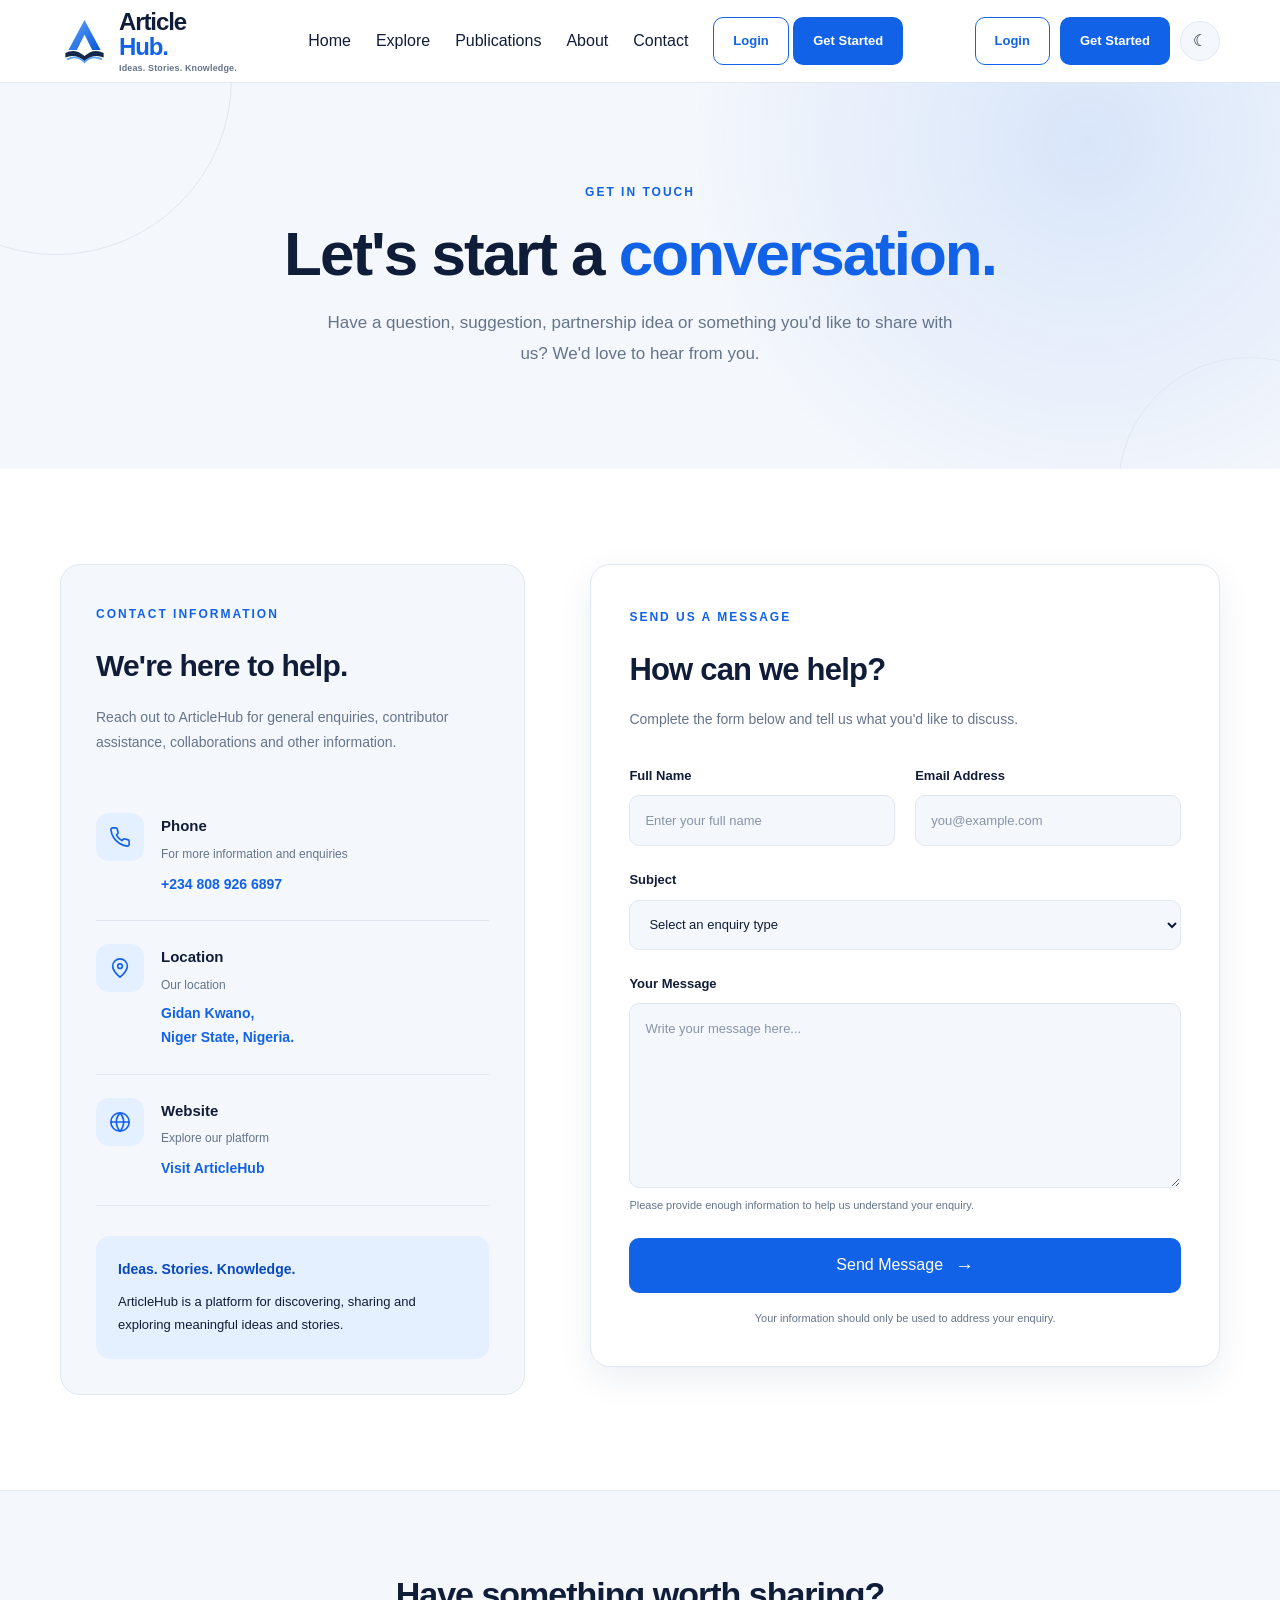
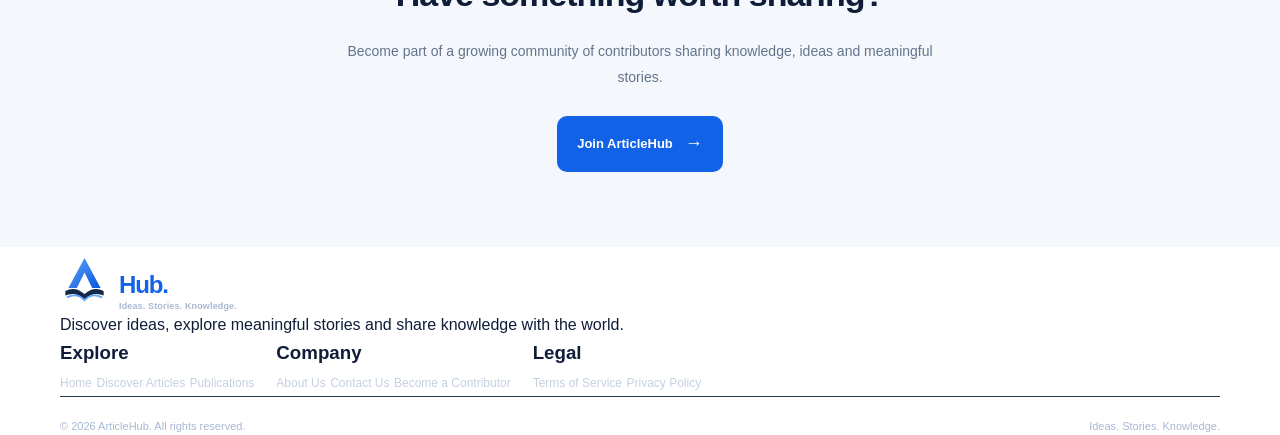
<file: contact.html>
<!DOCTYPE html>
<html lang="en">

<head>
    <meta charset="UTF-8">
    <meta name="viewport" content="width=device-width, initial-scale=1.0">

    <meta name="description" content="Contact ArticleHub for enquiries, feedback, partnerships and contributor support.">

    <title>Contact Us | ArticleHub</title>

    <!-- Global Styles -->
    <link rel="stylesheet" href="css/style.css">

    <!-- Contact Page Styles -->
    <link rel="stylesheet" href="css/contact.css">
</head>

<body class="contact-page">

    <!-- ==========================================
         HEADER
    =========================================== -->

    <header class="header">

        <div class="container header-inner">

            <a href="index.html" class="brand" aria-label="ArticleHub home">

                <svg class="brand-icon" viewBox="0 0 64 64"
                     role="img" aria-label="ArticleHub logo">

                    <defs>
                        <linearGradient id="brandBlue" x1="0" y1="0"
                            x2="1" y2="1">

                            <stop offset="0%" stop-color="#60A5FA"/>
                            <stop offset="100%" stop-color="#0755D9"/>

                        </linearGradient>
                    </defs>

                    <path d="M32 4 L53 43 H42 L32 23 L22 43 H11 Z"
                          fill="url(#brandBlue)"/>

                    <path d="M7 47 Q20 40 32 51 Q44 40 57 47
                             L57 53 Q44 47 32 58 Q20 47 7 53 Z"
                          fill="#14284A"/>

                    <path d="M10 55 Q22 49 32 59 Q42 49 54 55"
                          fill="none"
                          stroke="#60A5FA"
                          stroke-width="2.5"
                          stroke-linecap="round"/>

                </svg>

                <span class="brand-text">
                    Article<span>Hub.</span>
                    <small>Ideas. Stories. Knowledge.</small>
                </span>

            </a>


            <button class="menu-toggle"
                    id="menu-toggle"
                    aria-label="Open navigation menu"
                    aria-expanded="false"
                    aria-controls="navigation">

                <span></span>
                <span></span>
                <span></span>

            </button>


            <nav class="navigation" id="navigation">

                <a href="index.html">Home</a>

                <a href="explore.html">Explore</a>

                <a href="index.html#publications">Publications</a>

                <a href="index.html#about">About</a>

                <a href="contact.html" class="active"
                   aria-current="page">Contact</a>

                <div class="mobile-nav-actions">

                    <a href="login.html" class="btn btn-outline">
                        Login
                    </a>

                    <a href="register.html" class="btn btn-primary">
                        Get Started
                    </a>

                </div>

            </nav>


            <div class="header-actions">

                <a href="login.html" class="btn btn-outline">
                    Login
                </a>

                <a href="register.html" class="btn btn-primary">
                    Get Started
                </a>

                <button class="theme-toggle"
                        id="theme-toggle"
                        aria-label="Change colour theme">

                    <span id="theme-icon" aria-hidden="true">☾</span>

                </button>

            </div>

        </div>

    </header>


    <!-- ==========================================
         CONTACT HERO
    =========================================== -->

    <main>

        <section class="contact-hero">

            <div class="container">

                <div class="contact-hero-content">

                    <span class="contact-eyebrow">
                        GET IN TOUCH
                    </span>

                    <h1>
                        Let's start a
                        <span>conversation.</span>
                    </h1>

                    <p>
                        Have a question, suggestion, partnership idea
                        or something you'd like to share with us?
                        We'd love to hear from you.
                    </p>

                </div>

            </div>

        </section>


        <!-- ======================================
             CONTACT SECTION
        ======================================= -->

        <section class="contact-main">

            <div class="container contact-layout">


                <!-- CONTACT INFORMATION -->

                <aside class="contact-information">

                    <div class="contact-info-heading">

                        <span class="contact-eyebrow">
                            CONTACT INFORMATION
                        </span>

                        <h2>
                            We're here to help.
                        </h2>

                        <p>
                            Reach out to ArticleHub for general enquiries,
                            contributor assistance, collaborations
                            and other information.
                        </p>

                    </div>


                    <!-- PHONE -->

                    <div class="contact-info-item">

                        <div class="contact-info-icon"
                             aria-hidden="true">

                            <svg viewBox="0 0 24 24"
                                 fill="none"
                                 stroke="currentColor"
                                 stroke-width="1.8"
                                 stroke-linecap="round"
                                 stroke-linejoin="round">

                                <path d="M22 16.92v3a2 2 0 0 1-2.18
                                         2 19.79 19.79 0 0 1-8.63-3.07
                                         19.5 19.5 0 0 1-6-6A19.79
                                         19.79 0 0 1 2.12 4.18
                                         2 2 0 0 1 4.11 2h3a2 2
                                         0 0 1 2 1.72c.12.96.35
                                         1.9.7 2.79a2 2 0 0 1-.45
                                         2.11L8.09 9.91a16 16 0 0
                                         0 6 6l1.27-1.27a2 2 0
                                         0 1 2.11-.45c.89.35
                                         1.83.58 2.79.7A2 2 0 0
                                         1 22 16.92z"/>

                            </svg>

                        </div>


                        <div>

                            <h3>Phone</h3>

                            <p>For more information and enquiries</p>

                            <a href="tel:+2348089266897">
                                +234 808 926 6897
                            </a>

                        </div>

                    </div>


                    <!-- LOCATION -->

                    <div class="contact-info-item">

                        <div class="contact-info-icon"
                             aria-hidden="true">

                            <svg viewBox="0 0 24 24"
                                 fill="none"
                                 stroke="currentColor"
                                 stroke-width="1.8"
                                 stroke-linecap="round"
                                 stroke-linejoin="round">

                                <path d="M20 10c0 5-8 12-8 12S4
                                         15 4 10a8 8 0 1 1 16 0z"/>

                                <circle cx="12" cy="10" r="2.5"/>

                            </svg>

                        </div>


                        <div>

                            <h3>Location</h3>

                            <p>Our location</p>

                            <span class="contact-detail">
                                Gidan Kwano,<br>
                                Niger State, Nigeria.
                            </span>

                        </div>

                    </div>


                    <!-- WEBSITE -->

                    <div class="contact-info-item">

                        <div class="contact-info-icon"
                             aria-hidden="true">

                            <svg viewBox="0 0 24 24"
                                 fill="none"
                                 stroke="currentColor"
                                 stroke-width="1.8"
                                 stroke-linecap="round"
                                 stroke-linejoin="round">

                                <circle cx="12" cy="12" r="10"/>

                                <path d="M2 12h20"/>

                                <path d="M12 2a15.3 15.3 0 0
                                         1 4 10 15.3 15.3 0 0
                                         1-4 10 15.3 15.3 0 0
                                         1-4-10 15.3 15.3 0
                                         0 1 4-10z"/>

                            </svg>

                        </div>


                        <div>

                            <h3>Website</h3>

                            <p>Explore our platform</p>

                            <a href="index.html">
                                Visit ArticleHub
                            </a>

                        </div>

                    </div>


                    <div class="contact-info-note">

                        <strong>Ideas. Stories. Knowledge.</strong>

                        <p>
                            ArticleHub is a platform for discovering,
                            sharing and exploring meaningful ideas
                            and stories.
                        </p>

                    </div>

                </aside>


                <!-- CONTACT FORM -->

                <div class="contact-form-container">

                    <div class="contact-form-heading">

                        <span class="contact-eyebrow">
                            SEND US A MESSAGE
                        </span>

                        <h2>
                            How can we help?
                        </h2>

                        <p>
                            Complete the form below and tell us
                            what you'd like to discuss.
                        </p>

                    </div>


                    <form id="contact-form" novalidate>

                        <div class="contact-form-row">

                            <div class="form-group">

                                <label for="contact-name">
                                    Full Name
                                </label>

                                <input
                                    type="text"
                                    id="contact-name"
                                    name="fullName"
                                    placeholder="Enter your full name"
                                    maxlength="80"
                                    autocomplete="name"
                                    required
                                >

                            </div>


                            <div class="form-group">

                                <label for="contact-email">
                                    Email Address
                                </label>

                                <input
                                    type="email"
                                    id="contact-email"
                                    name="email"
                                    placeholder="you@example.com"
                                    maxlength="254"
                                    autocomplete="email"
                                    required
                                >

                            </div>

                        </div>


                        <div class="form-group">

                            <label for="contact-subject">
                                Subject
                            </label>

                            <select
                                id="contact-subject"
                                name="subject"
                                required
                            >

                                <option value="">
                                    Select an enquiry type
                                </option>

                                <option value="General Enquiry">
                                    General Enquiry
                                </option>

                                <option value="Technical Support">
                                    Technical Support
                                </option>

                                <option value="Contributor Support">
                                    Contributor Support
                                </option>

                                <option value="Partnership">
                                    Partnership and Collaboration
                                </option>

                                <option value="Feedback">
                                    Feedback and Suggestions
                                </option>

                                <option value="Other">
                                    Other
                                </option>

                            </select>

                        </div>


                        <div class="form-group">

                            <label for="contact-message">
                                Your Message
                            </label>

                            <textarea
                                id="contact-message"
                                name="message"
                                rows="7"
                                maxlength="3000"
                                placeholder="Write your message here..."
                                required
                            ></textarea>

                            <small>
                                Please provide enough information
                                to help us understand your enquiry.
                            </small>

                        </div>


                        <div
                            class="contact-form-message"
                            id="contact-message-status"
                            role="status"
                            aria-live="polite"
                            hidden
                        ></div>


                        <button
                            type="submit"
                            class="btn btn-primary contact-submit"
                            id="contact-submit"
                        >

                            Send Message

                            <span aria-hidden="true">→</span>

                        </button>


                        <p class="contact-form-disclaimer">

                            Your information should only be used
                            to address your enquiry.

                        </p>

                    </form>

                </div>

            </div>

        </section>


        <!-- ======================================
             BOTTOM CTA
        ======================================= -->

        <section class="contact-bottom">

            <div class="container">

                <div class="contact-bottom-content">

                    <h2>
                        Have something worth sharing?
                    </h2>

                    <p>
                        Become part of a growing community of
                        contributors sharing knowledge, ideas
                        and meaningful stories.
                    </p>

                    <a href="register.html" class="btn btn-primary">
                        Join ArticleHub
                        <span aria-hidden="true">→</span>
                    </a>

                </div>

            </div>

        </section>

    </main>


    <!-- ==========================================
         FOOTER
    =========================================== -->

    <footer class="site-footer">

        <div class="container footer-container">


            <div class="footer-brand">

                <a href="index.html" class="brand"
                   aria-label="ArticleHub home">

                    <svg class="brand-icon" viewBox="0 0 64 64"
                         role="img" aria-label="ArticleHub logo">

                        <defs>
                            <linearGradient id="footerBrandBlue"
                                x1="0" y1="0" x2="1" y2="1">

                                <stop offset="0%" stop-color="#60A5FA"/>
                                <stop offset="100%" stop-color="#0755D9"/>

                            </linearGradient>
                        </defs>

                        <path d="M32 4 L53 43 H42 L32 23 L22 43 H11 Z"
                              fill="url(#footerBrandBlue)"/>

                        <path d="M7 47 Q20 40 32 51 Q44 40 57 47
                                 L57 53 Q44 47 32 58 Q20 47 7 53 Z"
                              fill="#14284A"/>

                        <path d="M10 55 Q22 49 32 59 Q42 49 54 55"
                              fill="none"
                              stroke="#60A5FA"
                              stroke-width="2.5"
                              stroke-linecap="round"/>

                    </svg>

                    <span class="brand-text">
                        Article<span>Hub.</span>
                        <small>Ideas. Stories. Knowledge.</small>
                    </span>

                </a>


                <p>
                    Discover ideas, explore meaningful stories
                    and share knowledge with the world.
                </p>

            </div>


            <div class="footer-links">

                <div class="footer-column">

                    <h3>Explore</h3>

                    <a href="index.html">Home</a>

                    <a href="explore.html">Discover Articles</a>

                    <a href="index.html#publications">
                        Publications
                    </a>

                </div>


                <div class="footer-column">

                    <h3>Company</h3>

                    <a href="index.html#about">About Us</a>

                    <a href="contact.html">Contact Us</a>

                    <a href="register.html">Become a Contributor</a>

                </div>


                <div class="footer-column">

                    <h3>Legal</h3>

                    <a href="terms.html">Terms of Service</a>

                    <a href="privacy.html">Privacy Policy</a>

                </div>

            </div>

        </div>


        <div class="container footer-bottom">

            <p>
                &copy; <span id="current-year"></span>
                ArticleHub. All rights reserved.
            </p>

            <p>
                Ideas. Stories. Knowledge.
            </p>

        </div>

    </footer>


    <!-- ==========================================
         JAVASCRIPT
    =========================================== -->

    <script src="js/main.js"></script>
    <script src="js/contact.js"></script>

</body>

</html>
</file>
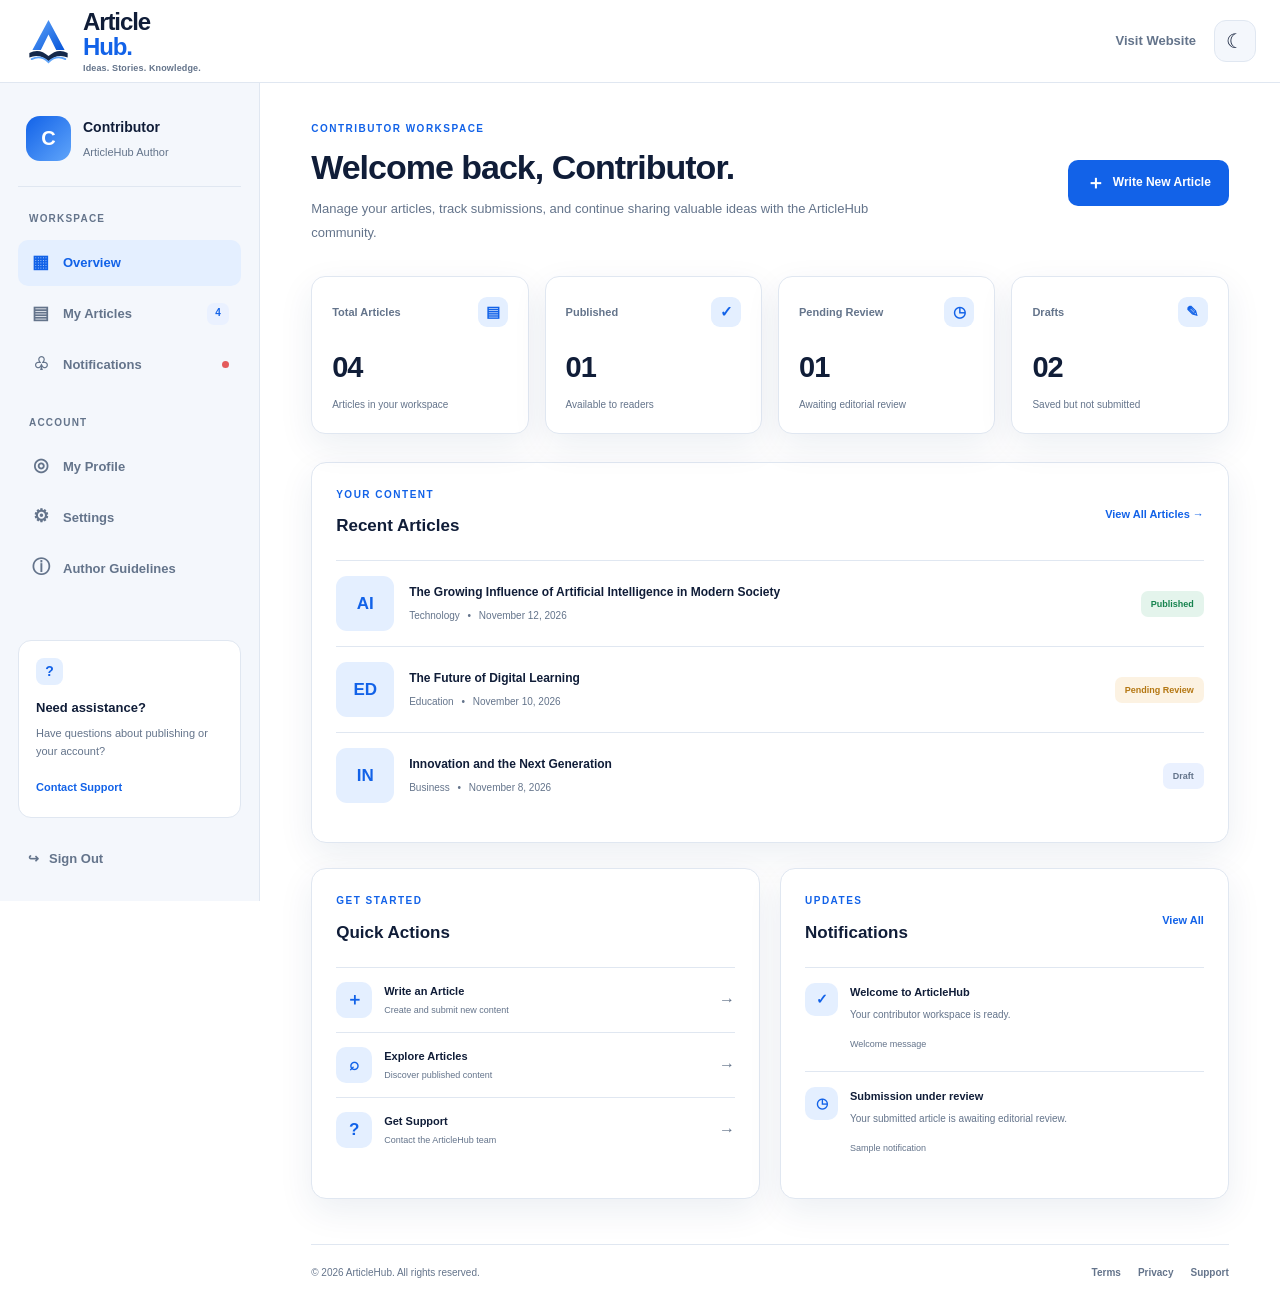
<file: contributor-dashboard.html>
<!DOCTYPE html>
<html lang="en">
<head>
    <meta charset="UTF-8">
    <meta name="viewport" content="width=device-width, initial-scale=1.0">

    <title>Contributor Dashboard | ArticleHub</title>

    <link rel="stylesheet" href="css/style.css">
    <link rel="stylesheet" href="css/contributor-dashboard.css">

    <link rel="preconnect" href="https://fonts.googleapis.com">
    <link rel="preconnect" href="https://fonts.gstatic.com" crossorigin>
</head>

<body class="dashboard-page">

    <!-- DASHBOARD HEADER -->
    <header class="dashboard-header">

        <div class="dashboard-header-inner">

            <a href="index.html" class="brand" aria-label="ArticleHub home">

                <svg class="brand-icon" viewBox="0 0 64 64"
                     role="img" aria-label="ArticleHub logo">

                    <defs>
                        <linearGradient id="brandBlue" x1="0" y1="0"
                            x2="1" y2="1">

                            <stop offset="0%" stop-color="#60A5FA"/>
                            <stop offset="100%" stop-color="#0755D9"/>

                        </linearGradient>
                    </defs>

                    <path d="M32 4 L53 43 H42 L32 23 L22 43 H11 Z"
                          fill="url(#brandBlue)"/>

                    <path d="M7 47 Q20 40 32 51 Q44 40 57 47
                             L57 53 Q44 47 32 58 Q20 47 7 53 Z"
                          fill="#14284A"/>

                    <path d="M10 55 Q22 49 32 59 Q42 49 54 55"
                          fill="none" stroke="#60A5FA"
                          stroke-width="2.5" stroke-linecap="round"/>

                </svg>

                <span class="brand-text">
                    Article<span>Hub.</span>
                    <small>Ideas. Stories. Knowledge.</small>
                </span>

            </a>


            <div class="dashboard-header-actions">

                <a href="index.html" class="dashboard-home-link">
                    Visit Website
                </a>

                <button
                    type="button"
                    class="theme-toggle"
                    id="theme-toggle"
                    aria-label="Switch theme">

                    <span id="theme-icon" aria-hidden="true">☾</span>

                </button>

                <button
                    type="button"
                    class="dashboard-menu-toggle"
                    id="dashboard-menu-toggle"
                    aria-label="Open dashboard menu"
                    aria-expanded="false">

                    <span></span>
                    <span></span>
                    <span></span>

                </button>

            </div>

        </div>

    </header>


    <!-- DASHBOARD LAYOUT -->
    <div class="dashboard-layout">


        <!-- SIDEBAR -->
        <aside class="dashboard-sidebar" id="dashboard-sidebar">

            <div class="sidebar-profile">

                <div class="profile-avatar" aria-hidden="true">
                    C
                </div>

                <div class="sidebar-profile-info">

                    <h2>Contributor</h2>

                    <p>ArticleHub Author</p>

                </div>

            </div>


            <nav class="dashboard-navigation"
                 aria-label="Dashboard navigation">

                <p class="sidebar-heading">WORKSPACE</p>

                <a href="#overview"
                   class="dashboard-nav-link active"
                   data-section="overview"
                   aria-current="page">

                    <span class="nav-icon" aria-hidden="true">▦</span>
                    <span>Overview</span>

                </a>


                <a href="#my-articles"
                   class="dashboard-nav-link"
                   data-section="my-articles">

                    <span class="nav-icon" aria-hidden="true">▤</span>
                    <span>My Articles</span>

                    <span class="nav-count">4</span>

                </a>


                <a href="#notifications"
                   class="dashboard-nav-link"
                   data-section="notifications">

                    <span class="nav-icon" aria-hidden="true">♧</span>
                    <span>Notifications</span>

                    <span class="notification-dot"></span>

                </a>


                <p class="sidebar-heading">ACCOUNT</p>


                <a href="#my-profile"
                   class="dashboard-nav-link"
                   data-section="my-profile">

                    <span class="nav-icon" aria-hidden="true">◎</span>
                    <span>My Profile</span>

                </a>


                <a href="#settings"
                   class="dashboard-nav-link"
                   data-section="settings">

                    <span class="nav-icon" aria-hidden="true">⚙</span>
                    <span>Settings</span>

                </a>


                <a href="#guidelines"
                   class="dashboard-nav-link"
                   data-section="guidelines">

                    <span class="nav-icon" aria-hidden="true">ⓘ</span>
                    <span>Author Guidelines</span>

                </a>

            </nav>


            <div class="sidebar-bottom">

                <div class="sidebar-help-card">

                    <span class="help-icon" aria-hidden="true">?</span>

                    <h3>Need assistance?</h3>

                    <p>
                        Have questions about publishing or your account?
                    </p>

                    <a href="contact.html">
                        Contact Support
                    </a>

                </div>


                <a href="login.html" class="dashboard-logout-link">

                    <span aria-hidden="true">↪</span>
                    Sign Out

                </a>

            </div>

        </aside>


        <!-- MAIN DASHBOARD CONTENT -->
        <main class="dashboard-main" id="dashboard-main">


            <!-- OVERVIEW SECTION -->
            <section class="dashboard-section active"
                     id="overview"
                     data-dashboard-section="overview">

                <div class="dashboard-welcome">

                    <div>

                        <p class="dashboard-eyebrow">
                            CONTRIBUTOR WORKSPACE
                        </p>

                        <h1>Welcome back, Contributor.</h1>

                        <p>
                            Manage your articles, track submissions,
                            and continue sharing valuable ideas with
                            the ArticleHub community.
                        </p>

                    </div>


                    <a href="article-submission.html"
                       class="dashboard-primary-button">

                        <span aria-hidden="true">＋</span>
                        Write New Article

                    </a>

                </div>


                <!-- STATISTICS -->
                <div class="dashboard-stats">

                    <article class="dashboard-stat-card">

                        <div class="stat-card-top">
                            <span>Total Articles</span>
                            <span class="stat-icon">▤</span>
                        </div>

                        <h2>04</h2>

                        <p>Articles in your workspace</p>

                    </article>


                    <article class="dashboard-stat-card">

                        <div class="stat-card-top">
                            <span>Published</span>
                            <span class="stat-icon">✓</span>
                        </div>

                        <h2>01</h2>

                        <p>Available to readers</p>

                    </article>


                    <article class="dashboard-stat-card">

                        <div class="stat-card-top">
                            <span>Pending Review</span>
                            <span class="stat-icon">◷</span>
                        </div>

                        <h2>01</h2>

                        <p>Awaiting editorial review</p>

                    </article>


                    <article class="dashboard-stat-card">

                        <div class="stat-card-top">
                            <span>Drafts</span>
                            <span class="stat-icon">✎</span>
                        </div>

                        <h2>02</h2>

                        <p>Saved but not submitted</p>

                    </article>

                </div>


                <!-- RECENT ARTICLES -->
                <section class="dashboard-panel recent-articles-panel"
                         aria-labelledby="recent-articles-heading">

                    <div class="dashboard-panel-header">

                        <div>

                            <p class="panel-eyebrow">YOUR CONTENT</p>

                            <h2 id="recent-articles-heading">
                                Recent Articles
                            </h2>

                        </div>

                        <a href="#my-articles"
                           class="dashboard-text-link"
                           data-section-link="my-articles">

                            View All Articles →

                        </a>

                    </div>


                    <div class="dashboard-article-list">


                        <article class="dashboard-article-item">

                            <div class="article-placeholder-image">
                                AI
                            </div>

                            <div class="dashboard-article-info">

                                <h3>
                                    The Growing Influence of Artificial
                                    Intelligence in Modern Society
                                </h3>

                                <p>
                                    Technology
                                    <span>•</span>
                                    November 12, 2026
                                </p>

                            </div>

                            <span class="article-status status-published">
                                Published
                            </span>

                        </article>


                        <article class="dashboard-article-item">

                            <div class="article-placeholder-image">
                                ED
                            </div>

                            <div class="dashboard-article-info">

                                <h3>
                                    The Future of Digital Learning
                                </h3>

                                <p>
                                    Education
                                    <span>•</span>
                                    November 10, 2026
                                </p>

                            </div>

                            <span class="article-status status-pending">
                                Pending Review
                            </span>

                        </article>


                        <article class="dashboard-article-item">

                            <div class="article-placeholder-image">
                                IN
                            </div>

                            <div class="dashboard-article-info">

                                <h3>
                                    Innovation and the Next Generation
                                </h3>

                                <p>
                                    Business
                                    <span>•</span>
                                    November 8, 2026
                                </p>

                            </div>

                            <span class="article-status status-draft">
                                Draft
                            </span>

                        </article>


                    </div>

                </section>


                <!-- LOWER DASHBOARD GRID -->
                <div class="dashboard-lower-grid">


                    <!-- QUICK ACTIONS -->
                    <section class="dashboard-panel quick-actions-panel">

                        <div class="dashboard-panel-header">

                            <div>

                                <p class="panel-eyebrow">GET STARTED</p>

                                <h2>Quick Actions</h2>

                            </div>

                        </div>


                        <div class="quick-actions-list">

                            <a href="article-submission.html"
                               class="quick-action-item">

                                <span class="quick-action-icon">＋</span>

                                <span>
                                    <strong>Write an Article</strong>
                                    <small>Create and submit new content</small>
                                </span>

                                <span class="action-arrow">→</span>

                            </a>


                            <a href="explore.html"
                               class="quick-action-item">

                                <span class="quick-action-icon">⌕</span>

                                <span>
                                    <strong>Explore Articles</strong>
                                    <small>Discover published content</small>
                                </span>

                                <span class="action-arrow">→</span>

                            </a>


                            <a href="contact.html"
                               class="quick-action-item">

                                <span class="quick-action-icon">?</span>

                                <span>
                                    <strong>Get Support</strong>
                                    <small>Contact the ArticleHub team</small>
                                </span>

                                <span class="action-arrow">→</span>

                            </a>

                        </div>

                    </section>


                    <!-- NOTIFICATIONS PREVIEW -->
                    <section class="dashboard-panel notifications-panel">

                        <div class="dashboard-panel-header">

                            <div>

                                <p class="panel-eyebrow">UPDATES</p>

                                <h2>Notifications</h2>

                            </div>

                            <a href="#notifications"
                               class="dashboard-text-link"
                               data-section-link="notifications">

                                View All

                            </a>

                        </div>


                        <div class="notification-preview">

                            <span class="notification-icon">✓</span>

                            <div>

                                <h3>Welcome to ArticleHub</h3>

                                <p>
                                    Your contributor workspace is ready.
                                </p>

                                <small>Welcome message</small>

                            </div>

                        </div>


                        <div class="notification-preview">

                            <span class="notification-icon">◷</span>

                            <div>

                                <h3>Submission under review</h3>

                                <p>
                                    Your submitted article is awaiting
                                    editorial review.
                                </p>

                                <small>Sample notification</small>

                            </div>

                        </div>

                    </section>

                </div>

            </section>


            <!-- MY ARTICLES SECTION -->
            <section class="dashboard-section"
                     id="my-articles"
                     data-dashboard-section="my-articles">

                <div class="dashboard-page-heading">

                    <div>

                        <p class="dashboard-eyebrow">CONTENT MANAGEMENT</p>

                        <h1>My Articles</h1>

                        <p>
                            Manage your drafts, submissions, and
                            published articles.
                        </p>

                    </div>

                    <a href="article-submission.html"
                       class="dashboard-primary-button">

                        ＋ Write New Article

                    </a>

                </div>


                <div class="dashboard-panel">

                    <div class="article-management-header">

                        <div>

                            <h2>Your Content Library</h2>

                            <p>
                                Review the current status of your articles.
                            </p>

                        </div>


                        <div class="article-filter">

                            <label for="article-status-filter">
                                Filter by status
                            </label>

                            <select id="article-status-filter">

                                <option value="all">All Articles</option>
                                <option value="published">Published</option>
                                <option value="pending">Pending Review</option>
                                <option value="draft">Drafts</option>
                                <option value="rejected">Rejected</option>

                            </select>

                        </div>

                    </div>


                    <div class="dashboard-articles-table-wrapper">

                        <table class="dashboard-articles-table">

                            <thead>

                                <tr>
                                    <th>Article</th>
                                    <th>Category</th>
                                    <th>Date</th>
                                    <th>Status</th>
                                    <th>Action</th>
                                </tr>

                            </thead>


                            <tbody id="dashboard-articles-body">

                                <tr data-status="published">

                                    <td>
                                        <strong>
                                            The Growing Influence of AI
                                        </strong>
                                    </td>

                                    <td>Technology</td>

                                    <td>Nov 12, 2026</td>

                                    <td>
                                        <span class="article-status status-published">
                                            Published
                                        </span>
                                    </td>

                                    <td>
                                        <a href="post.html"
                                           class="table-action-link">
                                            View
                                        </a>
                                    </td>

                                </tr>


                                <tr data-status="pending">

                                    <td>
                               
                                        <a href="post.html"
                                           class="table-action-link">
                                            View
                                        </a>
                                    </td>

                                </tr>


                                <tr data-status="pending">

                                    <td>
                                        <strong>
                                            The Future of Digital Learning
                                        </strong>
                                    </td>

                                    <td>Education</td>

                                    <td>Nov 10, 2026</td>

                                    <td>
                                        <span class="article-status status-pending">
                                            Pending
                                        </span>
                                    </td>

                                    <td>
                                        <span class="table-muted-action">
                                            Under Review
                                        </span>
                                    </td>

                                </tr>


                                <tr data-status="draft">

                                    <td>
                                        <strong>
                                            Innovation and the Next Generation
                                        </strong>
                                    </td>

                                    <td>Business</td>

                                    <td>Nov 8, 2026</td>

                                    <td>
                                        <span class="article-status status-draft">
                                            Draft
                                        </span>
                                    </td>

                                    <td>
                                        <a href="article-submission.html"
                                           class="table-action-link">
                                            Continue
                                        </a>
                                    </td>

                                </tr>


                                <tr data-status="draft">

                                    <td>
                                        <strong>
                                            Technology and Society
                                        </strong>
                                    </td>

                                    <td>Science</td>

                                    <td>Nov 6, 2026</td>

                                    <td>
                                        <span class="article-status status-draft">
                                            Draft
                                        </span>
                                    </td>

                                    <td>
                                        <a href="article-submission.html"
                                           class="table-action-link">
                                            Continue
                                        </a>
                                    </td>

                                </tr>


                            </tbody>

                        </table>

                    </div>


                    <p class="dashboard-demo-note">
                        These are demonstration records. Your actual
                        articles will appear here after backend integration.
                    </p>

                </div>

            </section>


            <!-- NOTIFICATIONS SECTION -->
            <section class="dashboard-section"
                     id="notifications"
                     data-dashboard-section="notifications">

                <div class="dashboard-page-heading">

                    <div>

                        <p class="dashboard-eyebrow">ACCOUNT UPDATES</p>

                        <h1>Notifications</h1>

                        <p>
                            Stay informed about your articles and
                            contributor account.
                        </p>

                    </div>

                </div>


                <div class="dashboard-panel">

                    <div class="notification-full-item">

                        <span class="notification-icon">✓</span>

                        <div>

                            <h3>Welcome to ArticleHub</h3>

                            <p>
                                Your contributor dashboard is ready.
                                You can now explore your workspace and
                                prepare articles for submission.
                            </p>

                            <small>Welcome notification</small>

                        </div>

                    </div>


                    <div class="notification-full-item">

                        <span class="notification-icon">◷</span>

                        <div>

                            <h3>Article awaiting review</h3>

                            <p>
                                Your article submission is currently
                                awaiting editorial review.
                            </p>

                            <small>Sample notification</small>

                        </div>

                    </div>

                </div>

            </section>


            <!-- PROFILE SECTION -->
            <section class="dashboard-section"
                     id="my-profile"
                     data-dashboard-section="my-profile">

                <div class="dashboard-page-heading">

                    <div>

                        <p class="dashboard-eyebrow">ACCOUNT INFORMATION</p>

                        <h1>My Profile</h1>

                        <p>
                            Manage the information associated with
                            your contributor profile.
                        </p>

                    </div>

                </div>


                <div class="dashboard-panel profile-panel">

                    <div class="profile-large-avatar">
                        C
                    </div>

                    <div class="profile-details">

                        <h2>Contributor</h2>

                        <p>ArticleHub Contributor</p>

                        <span class="profile-role-label">
                            Author Account
                        </span>

                    </div>


                    <div class="profile-information">

                        <div class="profile-information-item">

                            <span>Full Name</span>

                            <strong>Not configured</strong>

                        </div>


                        <div class="profile-information-item">

                            <span>Email Address</span>

                            <strong>Not configured</strong>

                        </div>


                        <div class="profile-information-item">

                            <span>Username</span>

                            <strong>Not configured</strong>

                        </div>


                        <div class="profile-information-item">

                            <span>Account Type</span>

                            <strong>Contributor</strong>

                        </div>

                    </div>


                    <p class="dashboard-demo-note">
                        Profile editing will be enabled when account
                        management is connected to the backend.
                    </p>

                </div>

            </section>


            <!-- SETTINGS SECTION -->
            <section class="dashboard-section"
                     id="settings"
                     data-dashboard-section="settings">

                <div class="dashboard-page-heading">

                    <div>

                        <p class="dashboard-eyebrow">PREFERENCES</p>

                        <h1>Settings</h1>

                        <p>
                            Manage your contributor workspace preferences.
                        </p>

                    </div>

                </div>


                <div class="dashboard-panel settings-panel">

                    <div class="settings-item">

                        <div>

                            <h3>Appearance</h3>

                            <p>
                                Choose the appearance of your dashboard.
                                You can also use the theme control in
                                the header.
                            </p>

                        </div>

                        <span class="settings-status">
                            System-aware theme
                        </span>

                    </div>


                    <div class="settings-item">

                        <div>

                            <h3>Email Notifications</h3>

                            <p>
                                Receive updates about article reviews
                                and account activity.
                            </p>

                        </div>

                        <span class="settings-status">
                            Coming soon
                        </span>

                    </div>


                    <div class="settings-item">

                        <div>

                            <h3>Account Security</h3>

                            <p>
                                Password and account security controls
                                will be managed through the secure
                                account system.
                            </p>

                        </div>

                        <span class="settings-status">
                            Coming soon
                        </span>

                    </div>

                </div>

            </section>


            <!-- GUIDELINES SECTION -->
            <section class="dashboard-section"
                     id="guidelines"
                     data-dashboard-section="guidelines">

                <div class="dashboard-page-heading">

                    <div>

                        <p class="dashboard-eyebrow">PUBLISHING RESOURCES</p>

                        <h1>Author Guidelines</h1>

                        <p>
                            Important principles for publishing
                            quality content on ArticleHub.
                        </p>

                    </div>

                </div>


                <div class="dashboard-panel guidelines-panel">

                    <article class="guideline-item">

                        <span class="guideline-number">01</span>

                        <div>

                            <h3>Originality and Accuracy</h3>

                            <p>
                                Submit original work and ensure that
                                factual claims are accurate and
                                supported by reliable sources.
                            </p>

                        </div>

                    </article>


                    <article class="guideline-item">

                        <span class="guideline-number">02</span>

                        <div>

                            <h3>Clear Writing</h3>

                            <p>
                                Use clear language, meaningful
                                paragraphs, descriptive headings,
                                and an appropriate structure.
                            </p>

                        </div>

                    </article>


                    <article class="guideline-item">

                        <span class="guideline-number">03</span>

                        <div>

                            <h3>Respect Copyright</h3>

                            <p>
                                Do not publish material that belongs
                                to others without permission or
                                appropriate attribution.
                            </p>

                        </div>

                    </article>


                    <article class="guideline-item">

                        <span class="guideline-number">04</span>

                        <div>

                            <h3>Use Appropriate Images</h3>

                            <p>
                                Only submit images you have the right
                                to use. Provide meaningful descriptions
                                for accessibility.
                            </p>

                        </div>

                    </article>


                    <article class="guideline-item">

                        <span class="guideline-number">05</span>

                        <div>

                            <h3>Editorial Review</h3>

                            <p>
                                Submitted articles may be reviewed
                                before publication. An article is
                                not publicly available until approved.
                            </p>

                        </div>

                    </article>


                    <article class="guideline-item">

                        <span class="guideline-number">06</span>

                        <div>

                            <h3>Professional Conduct</h3>

                            <p>
                                Avoid harmful, misleading,
                                discriminatory, or abusive content.
                                Respect readers and other contributors.
                            </p>

                        </div>

                    </article>


                    <div class="guidelines-footer">

                        <p>
                            Need clarification about a publishing rule?
                        </p>

                        <a href="contact.html">
                            Contact ArticleHub Support →
                        </a>

                    </div>

                </div>

            </section>


            <!-- DASHBOARD FOOTER -->
            <footer class="dashboard-footer">

                <p>
                    © <span id="current-year"></span>
                    ArticleHub. All rights reserved.
                </p>

                <div>

                    <a href="terms.html">Terms</a>

                    <a href="privacy.html">Privacy</a>

                    <a href="contact.html">Support</a>

                </div>

            </footer>

        </main>

    </div>


    <!-- SHARED AND PAGE SCRIPTS -->
    <script src="js/main.js"></script>
    <script src="js/contributor-dashboard.js"></script>

</body>
</html>
</file>
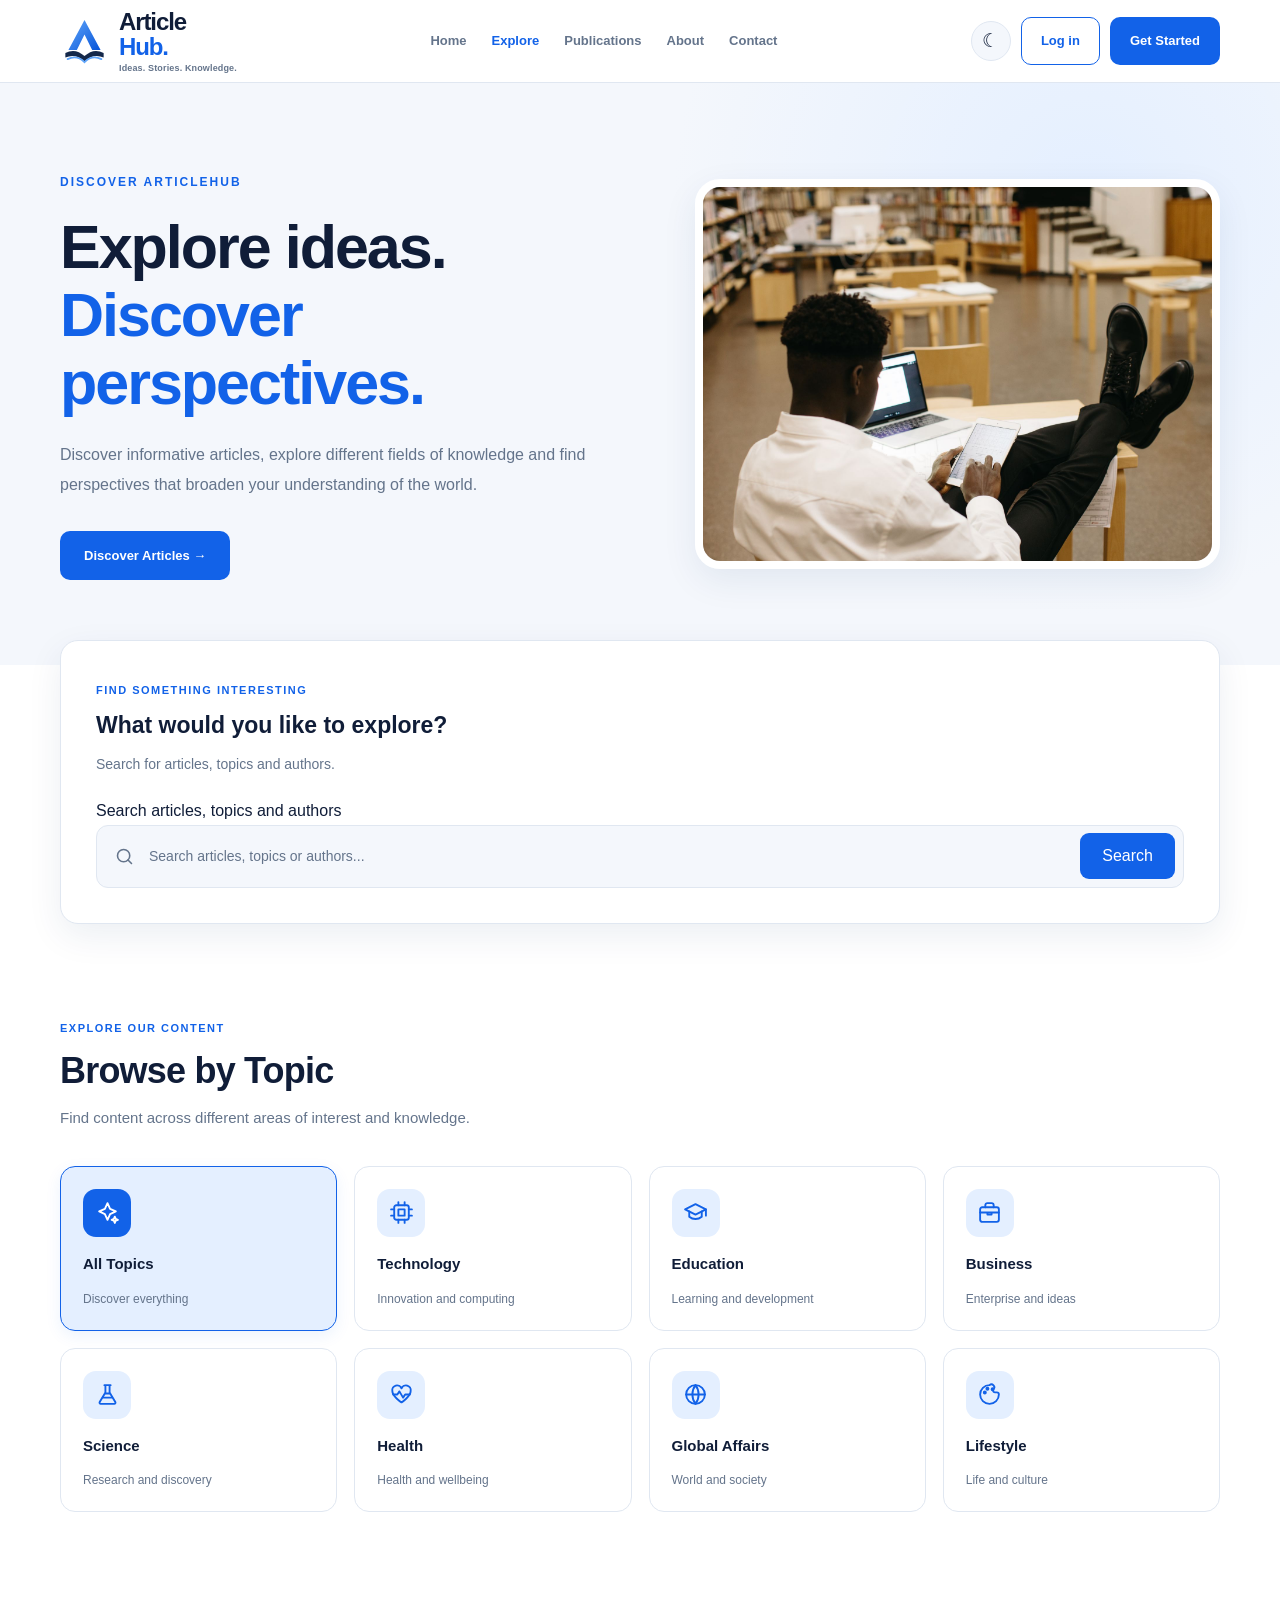
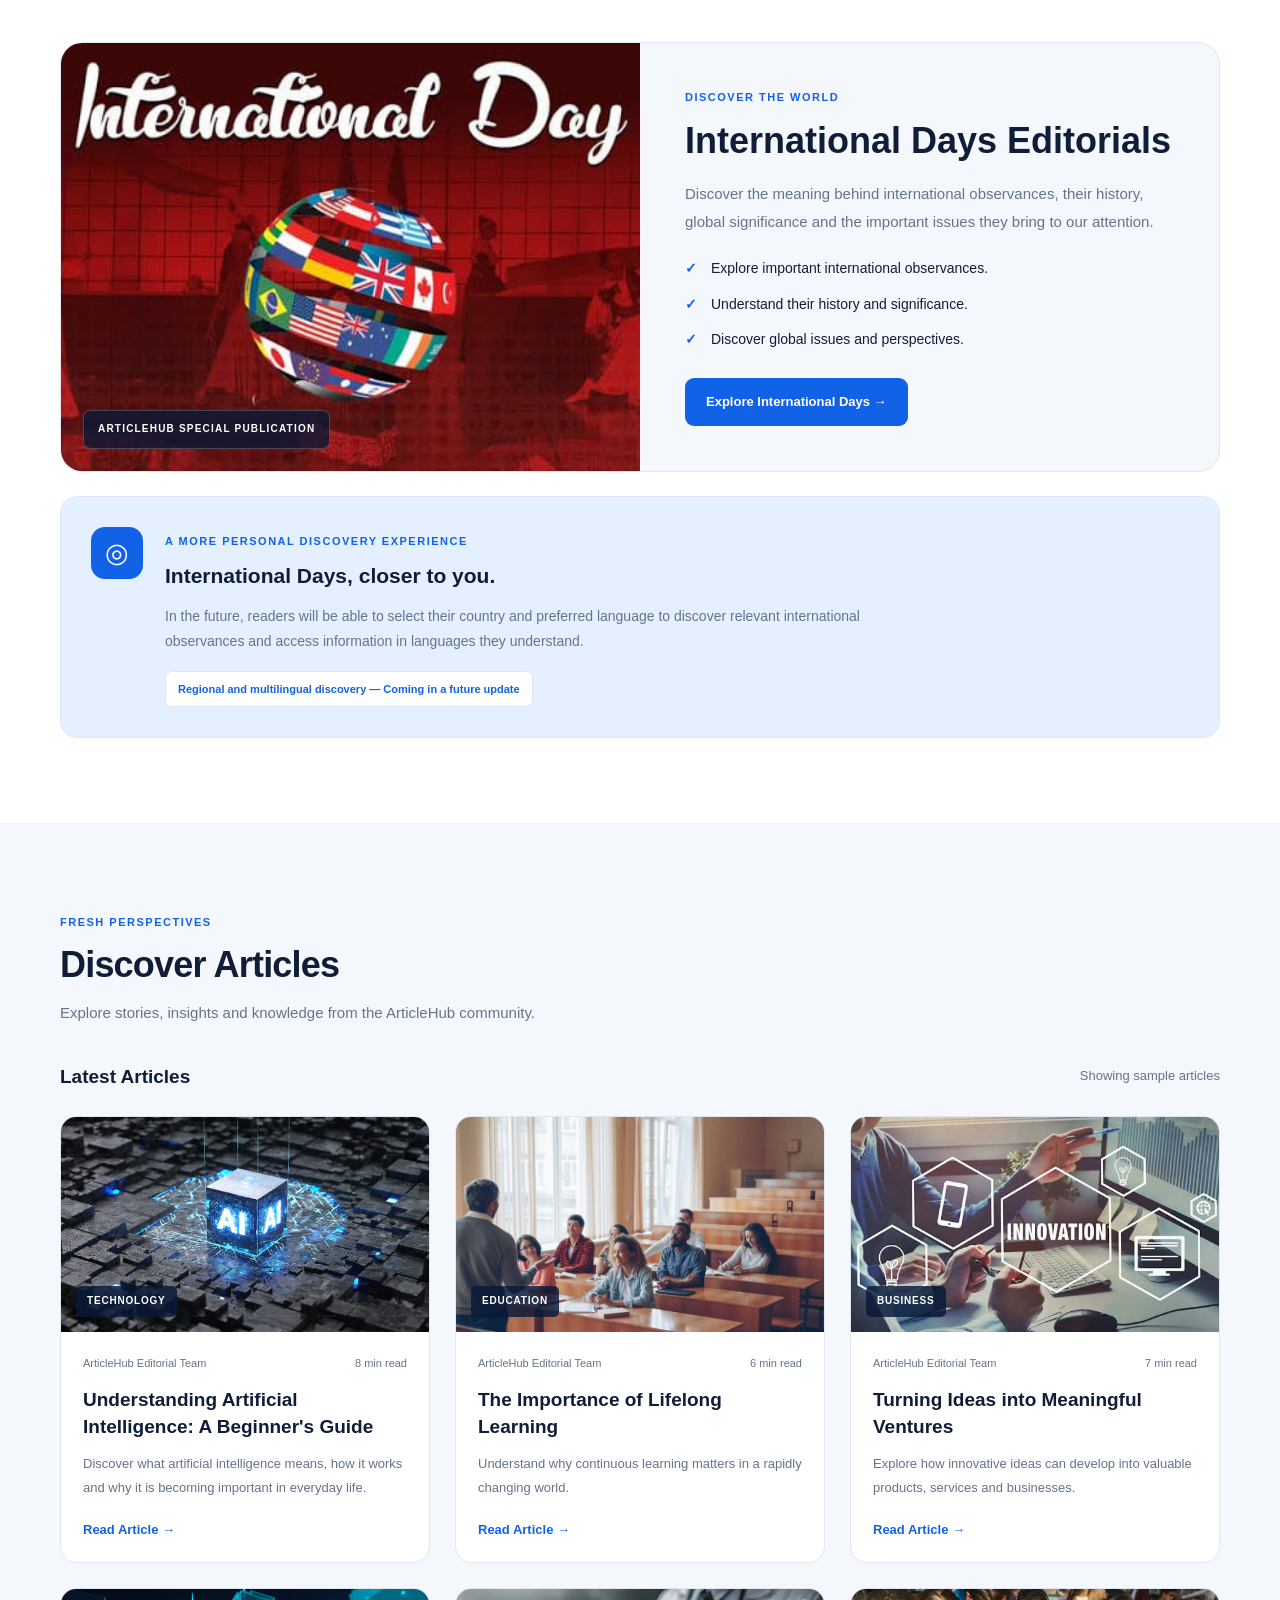
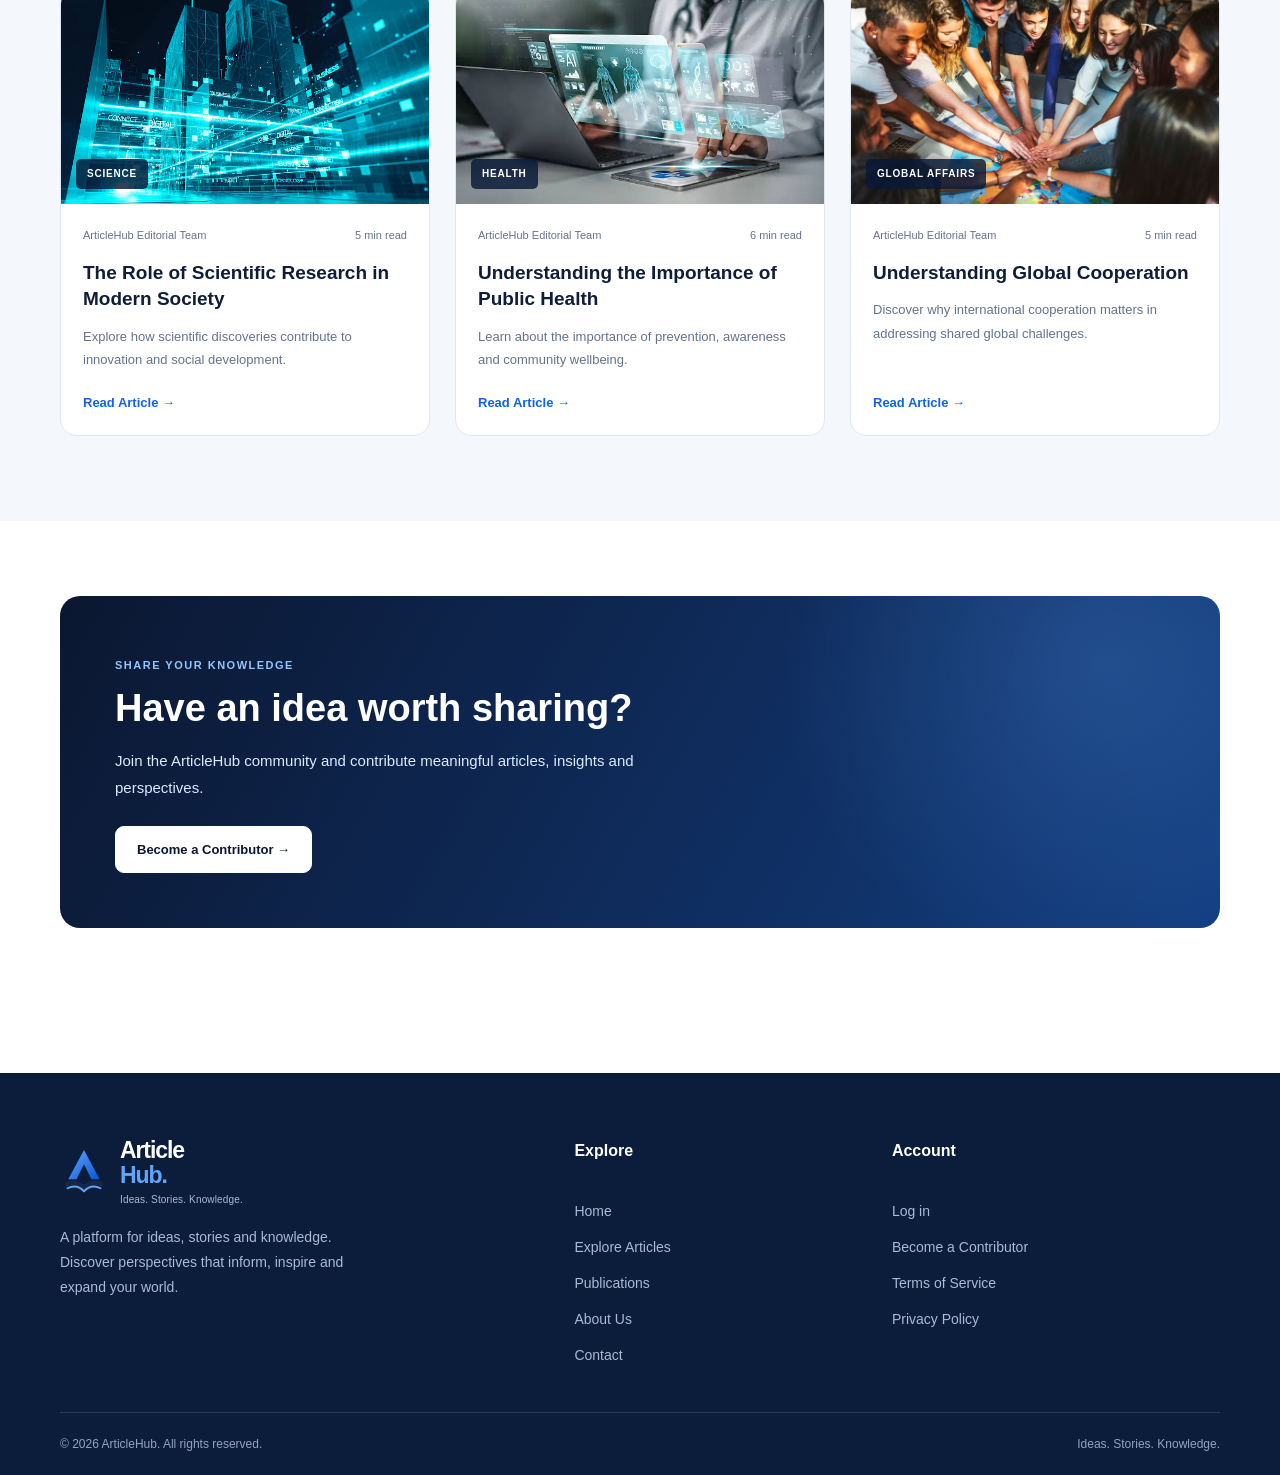
<file: explore.html>
<!DOCTYPE html>
<html lang="en">

<head>
    <meta charset="UTF-8">
    <meta name="viewport" content="width=device-width, initial-scale=1.0">

    <meta name="description"
          content="Explore articles, discover new topics and read informative stories from the ArticleHub community.">

    <title>Explore Articles | ArticleHub</title>

    <!-- GLOBAL WEBSITE STYLES -->
    <link rel="stylesheet" href="css/style.css">

    <!-- EXPLORE PAGE STYLES -->
    <link rel="stylesheet" href="css/explore.css">
</head>

<body>

    <!-- =====================================
         HEADER
    ====================================== -->

    <header class="header">
        <div class="container header-inner">

            <!-- ARTICLEHUB BRAND -->

            <a href="index.html"
               class="brand"
               aria-label="ArticleHub home">

                <svg class="brand-icon"
                     viewBox="0 0 64 64"
                     role="img"
                     aria-label="ArticleHub logo">

                    <defs>
                        <linearGradient id="brandBlue"
                                        x1="0" y1="0"
                                        x2="1" y2="1">

                            <stop offset="0%"
                                  stop-color="#60A5FA"/>

                            <stop offset="100%"
                                  stop-color="#0755D9"/>
                        </linearGradient>
                    </defs>

                    <path d="M32 4 L53 43 H42 L32 23 L22 43 H11 Z"
                          fill="url(#brandBlue)"/>

                    <path d="M7 47 Q20 40 32 51 Q44 40 57 47
                             L57 53 Q44 47 32 58 Q20 47 7 53 Z"
                          fill="#14284A"/>

                    <path d="M10 55 Q22 49 32 59 Q42 49 54 55"
                          fill="none"
                          stroke="#60A5FA"
                          stroke-width="2.5"
                          stroke-linecap="round"/>
                </svg>

                <span class="brand-text">
                    Article<span>Hub.</span>
                    <small>Ideas. Stories. Knowledge.</small>
                </span>

            </a>


            <!-- MOBILE MENU -->

            <button class="menu-toggle"
                    id="menu-toggle"
                    aria-label="Open navigation"
                    aria-expanded="false"
                    aria-controls="navigation">

                <span></span>
                <span></span>
                <span></span>

            </button>


            <!-- NAVIGATION -->

            <nav class="navigation" id="navigation">

                <a href="index.html" class="nav-link">
                    Home
                </a>

                <a href="explore.html"
                   class="nav-link active"
                   aria-current="page">
                    Explore
                </a>

                <a href="index.html#publications"
                   class="nav-link">
                    Publications
                </a>

                <a href="index.html#about"
                   class="nav-link">
                    About
                </a>

                <a href="index.html#contact"
                   class="nav-link">
                    Contact
                </a>

                <div class="mobile-actions">

                    <a href="login.html"
                       class="btn btn-outline">
                        Log in
                    </a>

                    <a href="register.html"
                       class="btn btn-primary">
                        Become a Contributor
                    </a>

                </div>

            </nav>


            <!-- HEADER ACTIONS -->

            <div class="header-actions">

                <button class="theme-toggle"
                        id="theme-toggle"
                        aria-label="Toggle colour theme">

                    <span id="theme-icon">☾</span>

                </button>

                <a href="login.html"
                   class="btn btn-outline desktop-auth">
                    Log in
                </a>

                <a href="register.html"
                   class="btn btn-primary desktop-auth">
                    Get Started
                </a>

            </div>

        </div>
    </header>



    <main class="explore-page">


        <!-- =====================================
             EXPLORE HERO
        ====================================== -->

        <section class="explore-hero">

            <div class="container explore-hero-inner">

                <div class="explore-hero-content">

                    <span class="explore-eyebrow">
                        DISCOVER ARTICLEHUB
                    </span>

                    <h1>
                        Explore ideas.
                        <span>Discover perspectives.</span>
                    </h1>

                    <p>
                        Discover informative articles, explore
                        different fields of knowledge and find
                        perspectives that broaden your understanding
                        of the world.
                    </p>

                    <a href="#explore-articles"
                       class="btn btn-primary">
                        Discover Articles →
                    </a>

                </div>


                <div class="explore-hero-visual">

                    <img
                        src="assets/images/explore.jpg"
                        alt="A reader exploring knowledge and technology"
                    >

                </div>

            </div>

        </section>



        <!-- =====================================
             ARTICLE SEARCH
        ====================================== -->

        <section class="explore-search-section">

            <div class="container">

                <div class="explore-search-wrapper">

                    <div class="explore-search-heading">

                        <span class="section-label">
                            FIND SOMETHING INTERESTING
                        </span>

                        <h2>What would you like to explore?</h2>

                        <p>
                            Search for articles, topics and authors.
                        </p>

                    </div>


                    <form class="explore-search-form"
                          id="explore-search-form"
                          role="search">

                        <label for="explore-search"
                               class="visually-hidden">
                            Search articles, topics and authors
                        </label>

                        <div class="explore-search-input">

                            <svg viewBox="0 0 24 24"
                                 aria-hidden="true">

                                <circle cx="11"
                                        cy="11"
                                        r="7"></circle>

                                <path d="m16 16 4 4"></path>

                            </svg>

                            <input
                                type="search"
                                id="explore-search"
                                placeholder="Search articles, topics or authors..."
                                autocomplete="off"
                            >

                            <button type="submit"
                                    class="btn btn-primary">
                                Search
                            </button>

                        </div>

                    </form>

                </div>

            </div>

        </section>



        <!-- =====================================
             TOPIC DISCOVERY
        ====================================== -->

        <section class="explore-topics section"
                 id="explore-topics">

            <div class="container">

                <div class="section-heading">

                    <div>

                        <span class="section-label">
                            EXPLORE OUR CONTENT
                        </span>

                        <h2>Browse by Topic</h2>

                        <p>
                            Find content across different areas
                            of interest and knowledge.
                        </p>

                    </div>

                </div>


                
<!-- TOPIC FILTERS -->

<div class="explore-topic-grid" id="explore-topic-grid">

    <button class="explore-topic-card active"
            type="button"
            data-topic="all"
            aria-pressed="true">

        <span class="topic-icon">
            <svg viewBox="0 0 24 24" fill="none"
                 stroke="currentColor" stroke-width="1.8"
                 stroke-linecap="round" stroke-linejoin="round"
                 aria-hidden="true">
                <path d="m12 3 2.5 5.5L20 11l-5.5 2.5L12 19l-2.5-5.5L4 11l5.5-2.5L12 3Z"/>
                <path d="m19 16 .9 2.1L22 19l-2.1.9L19 22l-.9-2.1L16 19l2.1-.9L19 16Z"/>
            </svg>
        </span>

        <strong>All Topics</strong>
        <small>Discover everything</small>

    </button>


    <button class="explore-topic-card"
            type="button"
            data-topic="technology"
            aria-pressed="false">

        <span class="topic-icon">
            <svg viewBox="0 0 24 24" fill="none"
                 stroke="currentColor" stroke-width="1.8"
                 stroke-linecap="round" stroke-linejoin="round"
                 aria-hidden="true">
                <rect x="5" y="5" width="14" height="14" rx="2"/>
                <path d="M9 9h6v6H9z"/>
                <path d="M9 2v3m6-3v3M9 19v3m6-3v3M2 9h3m-3 6h3m14-6h3m-3 6h3"/>
            </svg>
        </span>

        <strong>Technology</strong>
        <small>Innovation and computing</small>

    </button>


    <button class="explore-topic-card"
            type="button"
            data-topic="education"
            aria-pressed="false">

        <span class="topic-icon">
            <svg viewBox="0 0 24 24" fill="none"
                 stroke="currentColor" stroke-width="1.8"
                 stroke-linecap="round" stroke-linejoin="round"
                 aria-hidden="true">
                <path d="m2 9 10-5 10 5-10 5L2 9Z"/>
                <path d="M6 11v5c3.5 3 8.5 3 12 0v-5"/>
                <path d="M22 9v6"/>
            </svg>
        </span>

        <strong>Education</strong>
        <small>Learning and development</small>

    </button>


    <button class="explore-topic-card"
            type="button"
            data-topic="business"
            aria-pressed="false">

        <span class="topic-icon">
            <svg viewBox="0 0 24 24" fill="none"
                 stroke="currentColor" stroke-width="1.8"
                 stroke-linecap="round" stroke-linejoin="round"
                 aria-hidden="true">
                <rect x="3" y="7" width="18" height="14" rx="2"/>
                <path d="M8 7V5a2 2 0 0 1 2-2h4a2 2 0 0 1 2 2v2"/>
                <path d="M3 12h18m-11 0v2h4v-2"/>
            </svg>
        </span>

        <strong>Business</strong>
        <small>Enterprise and ideas</small>

    </button>


    <button class="explore-topic-card"
            type="button"
            data-topic="science"
            aria-pressed="false">

        <span class="topic-icon">
            <svg viewBox="0 0 24 24" fill="none"
                 stroke="currentColor" stroke-width="1.8"
                 stroke-linecap="round" stroke-linejoin="round"
                 aria-hidden="true">
                <path d="M9 3h6m-5 0v7l-5.5 9.2A1.2 1.2 0 0 0 5.5 21h13a1.2 1.2 0 0 0 1-1.8L14 10V3"/>
                <path d="M8 15h8m-6-4h4"/>
            </svg>
        </span>

        <strong>Science</strong>
        <small>Research and discovery</small>

    </button>


    <button class="explore-topic-card"
            type="button"
            data-topic="health"
            aria-pressed="false">

        <span class="topic-icon">
            <svg viewBox="0 0 24 24" fill="none"
                 stroke="currentColor" stroke-width="1.8"
                 stroke-linecap="round" stroke-linejoin="round"
                 aria-hidden="true">
                <path d="M20.8 8.6c0 5.2-8.8 11-8.8 11s-8.8-5.8-8.8-11A4.6 4.6 0 0 1 12 6.1a4.6 4.6 0 0 1 8.8 2.5Z"/>
                <path d="M4 12h4l2-3 3.5 6 2-3H20"/>
            </svg>
        </span>

        <strong>Health</strong>
        <small>Health and wellbeing</small>

    </button>


    <button class="explore-topic-card"
            type="button"
            data-topic="global affairs"
            aria-pressed="false">

        <span class="topic-icon">
            <svg viewBox="0 0 24 24" fill="none"
                 stroke="currentColor" stroke-width="1.8"
                 stroke-linecap="round" stroke-linejoin="round"
                 aria-hidden="true">
                <circle cx="12" cy="12" r="9"/>
                <path d="M3 12h18M12 3a15 15 0 0 1 0 18M12 3a15 15 0 0 0 0 18"/>
            </svg>
        </span>

        <strong>Global Affairs</strong>
        <small>World and society</small>

    </button>


    <button class="explore-topic-card"
            type="button"
            data-topic="lifestyle"
            aria-pressed="false">

        <span class="topic-icon">
            <svg viewBox="0 0 24 24" fill="none"
                 stroke="currentColor" stroke-width="1.8"
                 stroke-linecap="round" stroke-linejoin="round"
                 aria-hidden="true">
                <path d="M12 3a9 9 0 1 0 9 9c0-1.1-.9-2-2-2h-1.5a2 2 0 0 1-1.8-3A2.5 2.5 0 0 0 12 3Z"/>
                <circle cx="7.5" cy="10" r="1"/>
                <circle cx="10" cy="6.5" r="1"/>
                <circle cx="15" cy="7" r="1"/>
            </svg>
        </span>

        <strong>Lifestyle</strong>
        <small>Life and culture</small>

    </button>

</div>
</div>

</section>




        <!-- =====================================
             INTERNATIONAL DAYS FEATURE
        ====================================== -->

        <section class="international-days-section section"
                 id="international-days">

            <div class="container">

                <article class="international-days-card">

                    <div class="international-days-visual">

                        <img
                            src="assets/images/international.jpeg"
                            alt="A global perspective representing international cooperation"
                            loading="lazy"
                        >

                        <span class="international-days-image-label">
                            ARTICLEHUB SPECIAL PUBLICATION
                        </span>

                    </div>


                    <div class="international-days-content">

                        <span class="section-label">
                            DISCOVER THE WORLD
                        </span>

                        <h2>
                            International Days Editorials
                        </h2>

                        <p>
                            Discover the meaning behind international
                            observances, their history, global
                            significance and the important issues
                            they bring to our attention.
                        </p>

                        <ul class="international-days-benefits">

                            <li>
                                Explore important international observances.
                            </li>

                            <li>
                                Understand their history and significance.
                            </li>

                            <li>
                                Discover global issues and perspectives.
                            </li>

                        </ul>

                        <a href="editorials/international-days/index.html"
                           class="btn btn-primary">
                            Explore International Days →
                        </a>

                    </div>

                </article>


                <!-- FUTURE COUNTRY AND LANGUAGE FEATURE -->

                <div class="regional-discovery-card">

                    <div class="regional-discovery-icon">
                        ◎
                    </div>

                    <div class="regional-discovery-content">

                        <span class="section-label">
                            A MORE PERSONAL DISCOVERY EXPERIENCE
                        </span>

                        <h3>
                            International Days, closer to you.
                        </h3>

                        <p>
                            In the future, readers will be able to
                            select their country and preferred language
                            to discover relevant international
                            observances and access information in
                            languages they understand.
                        </p>

                        <span class="coming-soon-label">
                            Regional and multilingual discovery
                            — Coming in a future update
                        </span>

                    </div>

                </div>

            </div>

        </section>



        <!-- =====================================
             LATEST ARTICLES
        ====================================== -->

        <section class="explore-articles-section section"
                 id="explore-articles">

            <div class="container">

                <div class="section-heading">

                    <div>

                        <span class="section-label">
                            FRESH PERSPECTIVES
                        </span>

                        <h2>Discover Articles</h2>

                        <p>
                            Explore stories, insights and knowledge
                            from the ArticleHub community.
                        </p>

                    </div>

                </div>


                <!-- ARTICLE RESULTS INFORMATION -->

                <div class="explore-results-header">

                    <h3 id="explore-results-title">
                        Latest Articles
                    </h3>

                    <p id="explore-results-count"
                       aria-live="polite">
                        Showing sample articles
                    </p>

                </div>


                <!-- ARTICLE GRID -->

                <div class="explore-article-grid"
                     id="explore-article-grid">


                    <!-- ARTICLE 1 -->

                    <article class="explore-article-card"
                             data-category="technology"
                             data-title="Understanding Artificial Intelligence"
                             data-author="ArticleHub Editorial Team">

                        <a href="post.html"
                           class="explore-article-image">

                            <img
                                src="assets/images/ai-technology.jpg"
                                alt="Artificial intelligence and digital technology"
                                loading="lazy"
                            >

                            <span class="article-image-category">
                                TECHNOLOGY
                            </span>

                        </a>


                        <div class="explore-article-content">

                            <div class="explore-article-meta">
                                <span>ArticleHub Editorial Team</span>
                                <span>8 min read</span>
                            </div>

                            <h3>
                                <a href="post.html">
                                    Understanding Artificial Intelligence:
                                    A Beginner's Guide
                                </a>
                            </h3>

                            <p>
                                Discover what artificial intelligence
                                means, how it works and why it is
                                becoming important in everyday life.
                            </p>

                            <a href="post.html"
                               class="explore-read-link">
                                Read Article →
                            </a>

                        </div>

                    </article>



                    <!-- ARTICLE 2 -->

                    <article class="explore-article-card"
                             data-category="education"
                             data-title="The Importance of Lifelong Learning"
                             data-author="ArticleHub Editorial Team">

                        <a href="post.html"
                           class="explore-article-image">

                            <img
                                src="assets/images/lifelong.jpg"
                                alt="Digital learning and education"
                                loading="lazy"
                            >

                            <span class="article-image-category">
                                EDUCATION
                            </span>

                        </a>


                        <div class="explore-article-content">

                            <div class="explore-article-meta">
                                <span>ArticleHub Editorial Team</span>
                                <span>6 min read</span>
                            </div>

                            <h3>

                                <a href="post.html">
                                    The Importance of Lifelong Learning
                                </a>
                            </h3>

                            <p>
                                Understand why continuous learning
                                matters in a rapidly changing world.
                            </p>

                            <a href="post.html"
                               class="explore-read-link">
                                Read Article →
                            </a>

                        </div>

                    </article>



                    <!-- ARTICLE 3 -->

                    <article class="explore-article-card"
                             data-category="business"
                             data-title="Turning Ideas into Meaningful Ventures"
                             data-author="ArticleHub Editorial Team">

                        <a href="post.html"
                           class="explore-article-image">

                            <img
                                src="assets/images/business-innovation.jpg"
                                alt="Business innovation and entrepreneurship"
                                loading="lazy"
                            >

                            <span class="article-image-category">
                                BUSINESS
                            </span>

                        </a>

                        <div class="explore-article-content">

                            <div class="explore-article-meta">
                                <span>ArticleHub Editorial Team</span>
                                <span>7 min read</span>
                            </div>

                            <h3>
                                <a href="post.html">
                                    Turning Ideas into Meaningful Ventures
                                </a>
                            </h3>

                            <p>
                                Explore how innovative ideas can
                                develop into valuable products,
                                services and businesses.
                            </p>

                            <a href="post.html"
                               class="explore-read-link">
                                Read Article →
                            </a>

                        </div>

                    </article>



                    <!-- ARTICLE 4 -->

                    <article class="explore-article-card"
                             data-category="science"
                             data-title="The Role of Scientific Research in Modern Society"
                             data-author="ArticleHub Editorial Team">

                        <a href="post.html"
                           class="explore-article-image">

                            <img
                                src="assets/images/future-technology.jpg"
                                alt="Scientific research and modern technology"
                                loading="lazy"
                            >

                            <span class="article-image-category">
                                SCIENCE
                            </span>

                        </a>

                        <div class="explore-article-content">

                            <div class="explore-article-meta">
                                <span>ArticleHub Editorial Team</span>
                                <span>5 min read</span>
                            </div>

                            <h3>
                                <a href="post.html">
                                    The Role of Scientific Research
                                    in Modern Society
                                </a>
                            </h3>

                            <p>
                                Explore how scientific discoveries
                                contribute to innovation and
                                social development.
                            </p>

                            <a href="post.html"
                               class="explore-read-link">
                                Read Article →
                            </a>

                        </div>

                    </article>



                    <!-- ARTICLE 5 -->

                    <article class="explore-article-card"
                             data-category="health"
                             data-title="Understanding the Importance of Public Health"
                             data-author="ArticleHub Editorial Team">

                        <a href="post.html"
                           class="explore-article-image">

                            <img
                                src="assets/images/ai-healthcare.jpg"
                                alt="Healthcare professionals working together"
                                loading="lazy"
                            >

                            <span class="article-image-category">
                                HEALTH
                            </span>

                        </a>

                        <div class="explore-article-content">

                            <div class="explore-article-meta">
                                <span>ArticleHub Editorial Team</span>
                                <span>6 min read</span>
                            </div>

                            <h3>
                                <a href="post.html">
                                    Understanding the Importance
                                    of Public Health
                                </a>
                            </h3>

                            <p>
                                Learn about the importance of
                                prevention, awareness and
                                community wellbeing.
                            </p>

                            <a href="post.html"
                               class="explore-read-link">
                                Read Article →
                            </a>

                        </div>

                    </article>



                    <!-- ARTICLE 6 -->

                    <article class="explore-article-card"
                             data-category="global affairs"
                             data-title="Understanding Global Cooperation"
                             data-author="ArticleHub Editorial Team">

                        <a href="post.html"
                           class="explore-article-image">

                            <img
                                src="assets/images/cooperation.jpg"
                                alt="People connecting through knowledge and technology"
                                loading="lazy"
                            >

                            <span class="article-image-category">
                                GLOBAL AFFAIRS
                            </span>

                        </a>

                        <div class="explore-article-content">

                            <div class="explore-article-meta">
                                <span>ArticleHub Editorial Team</span>
                                <span>5 min read</span>
                            </div>

                            <h3>
                                <a href="post.html">
                                    Understanding Global Cooperation
                                </a>
                            </h3>

                            <p>
                                Discover why international cooperation
                                matters in addressing shared
                                global challenges.
                            </p>

                            <a href="post.html"
                               class="explore-read-link">
                                Read Article →
                            </a>

                        </div>

                    </article>

                </div>


                <!-- EMPTY SEARCH RESULT -->

                <div class="explore-empty-state"
                     id="explore-empty-state"
                     hidden>

                    <h3>No articles found</h3>

                    <p>
                        We couldn't find any articles matching
                        your search. Try another keyword or topic.
                    </p>

                    <button type="button"
                            class="btn btn-outline"
                            id="clear-explore-filters">
                        Clear Filters
                    </button>

                </div>

            </div>

        </section>



        <!-- =====================================
             CONTRIBUTOR INVITATION
        ====================================== -->

        <section class="explore-contributor-section">

            <div class="container">

                <div class="explore-contributor-card">

                    <div class="explore-contributor-content">

                        <span class="section-label">
                            SHARE YOUR KNOWLEDGE
                        </span>

                        <h2>
                            Have an idea worth sharing?
                        </h2>

                        <p>
                            Join the ArticleHub community and
                            contribute meaningful articles,
                            insights and perspectives.
                        </p>

                        <a href="register.html"
                           class="btn btn-primary">
                            Become a Contributor →
                        </a>

                    </div>

                </div>

            </div>

        </section>

    </main>



    <!-- =====================================
         FOOTER
    ====================================== -->

    <footer class="site-footer article-footer">

        <div class="container">

            <div class="article-footer-main">

                <!-- BRAND -->

                <div class="footer-brand">

                    <a href="index.html"
                       class="brand"
                       aria-label="ArticleHub home">

                        <svg class="brand-icon"
                             viewBox="0 0 64 64"
                             role="img"
                             aria-label="ArticleHub logo">

                            <defs>
                                <linearGradient id="footerBrandBlue"
                                                x1="0" y1="0"
                                                x2="1" y2="1">

                                    <stop offset="0%"
                                          stop-color="#60A5FA"/>

                                    <stop offset="100%"
                                          stop-color="#0755D9"/>

                                </linearGradient>
                            </defs>

                            <path d="M32 4 L53 43 H42 L32 23 L22 43 H11 Z"
                                  fill="url(#footerBrandBlue)"/>

                            <path d="M7 47 Q20 40 32 51 Q44 40 57 47
                                     L57 53 Q44 47 32 58 Q20 47 7 53 Z"
                                  fill="#14284A"/>

                            <path d="M10 55 Q22 49 32 59 Q42 49 54 55"
                                  fill="none"
                                  stroke="#60A5FA"
                                  stroke-width="2.5"
                                  stroke-linecap="round"/>

                        </svg>

                        <span class="brand-text">
                            Article<span>Hub.</span>
                            <small>Ideas. Stories. Knowledge.</small>
                        </span>

                    </a>

                    <p>
                        A platform for ideas, stories and knowledge.
                        Discover perspectives that inform, inspire
                        and expand your world.
                    </p>

                </div>


                <!-- QUICK LINKS -->

                <div class="footer-links">

                    <h3>Explore</h3>

                    <a href="index.html">Home</a>
                    <a href="explore.html">Explore Articles</a>
                    <a href="index.html#publications">Publications</a>
                    <a href="index.html#about">About Us</a>
                    <a href="index.html#contact">Contact</a>

                </div>


                <!-- ACCOUNT LINKS -->

                <div class="footer-links">

                    <h3>Account</h3>

                    <a href="login.html">Log in</a>
                    <a href="register.html">Become a Contributor</a>
                    <a href="terms.html">Terms of Service</a>
                    <a href="privacy.html">Privacy Policy</a>

                </div>

            </div>


            <!-- COPYRIGHT -->

            <div class="footer-bottom">

                <p>
                    © <span id="current-year"></span>
                    ArticleHub. All rights reserved.
                </p>

                <p>
                    Ideas. Stories. Knowledge.
                </p>

            </div>

        </div>

    </footer>


    <!-- SHARED WEBSITE JAVASCRIPT -->

    <script src="js/main.js"></script>

    <!-- EXPLORE PAGE JAVASCRIPT -->

    <script src="js/explore.js"></script>

</body>
</html>
</file>
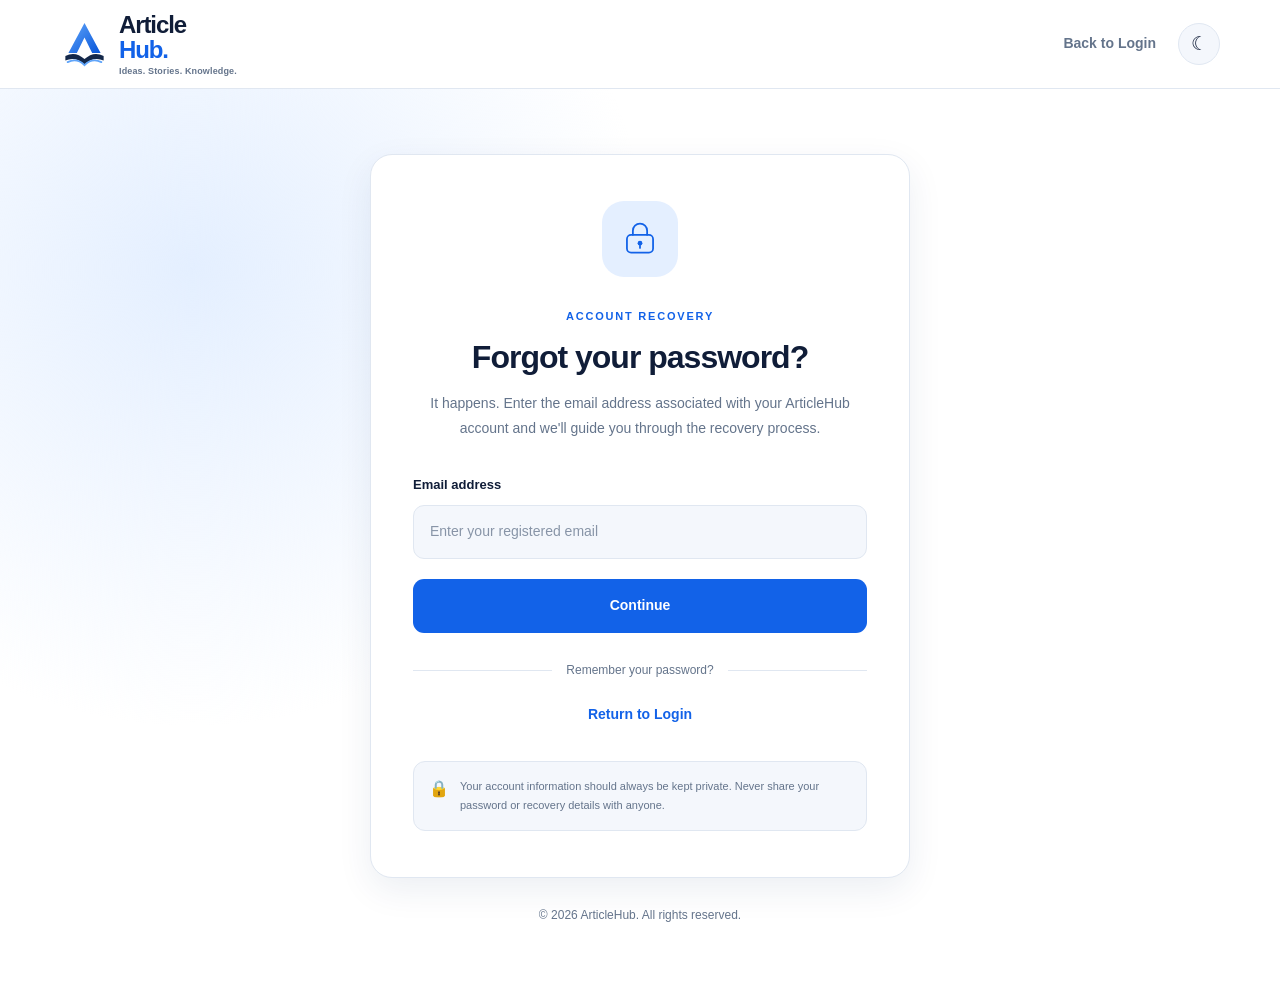
<file: forgot-password.html>
<!DOCTYPE html>
<html lang="en">

<head>
    <meta charset="UTF-8">
    <meta name="viewport" content="width=device-width, initial-scale=1.0">

    <meta name="description" content="Recover access to your ArticleHub account.">

    <title>Forgot Password | ArticleHub</title>

    <link rel="stylesheet" href="css/style.css">
    <link rel="stylesheet" href="css/forgot-password.css">
</head>

<body class="forgot-password-page">

    <!-- HEADER -->
    <header class="recovery-header">

        <div class="container recovery-header-inner">

            <a href="index.html" class="brand" aria-label="ArticleHub home">

                <svg class="brand-icon" viewBox="0 0 64 64"
                     role="img" aria-label="ArticleHub logo">

                    <defs>
                        <linearGradient id="brandBlue" x1="0" y1="0"
                            x2="1" y2="1">

                            <stop offset="0%" stop-color="#60A5FA"/>
                            <stop offset="100%" stop-color="#0755D9"/>

                        </linearGradient>
                    </defs>

                    <path d="M32 4 L53 43 H42 L32 23 L22 43 H11 Z"
                          fill="url(#brandBlue)"/>

                    <path d="M7 47 Q20 40 32 51 Q44 40 57 47
                             L57 53 Q44 47 32 58 Q20 47 7 53 Z"
                          fill="#14284A"/>

                    <path d="M10 55 Q22 49 32 59 Q42 49 54 55"
                          fill="none" stroke="#60A5FA"
                          stroke-width="2.5" stroke-linecap="round"/>

                </svg>

                <span class="brand-text">
                    Article<span>Hub.</span>
                    <small>Ideas. Stories. Knowledge.</small>
                </span>

            </a>

            <div class="recovery-header-actions">

                <a href="login.html" class="recovery-back-link">
                    Back to Login
                </a>

                <button
                    type="button"
                    class="theme-toggle"
                    id="theme-toggle"
                    aria-label="Toggle theme">

                    <span id="theme-icon" aria-hidden="true">☾</span>

                </button>

            </div>

        </div>

    </header>


    <!-- MAIN CONTENT -->
    <main class="recovery-main">

        <div class="container recovery-container">

            <!-- RECOVERY CARD -->
            <section class="recovery-card">

                <div class="recovery-icon" aria-hidden="true">

                    <svg viewBox="0 0 64 64"
                         width="38"
                         height="38"
                         fill="none">

                        <rect x="10" y="25" width="44" height="30"
                              rx="7"
                              stroke="currentColor"
                              stroke-width="3"/>

                        <path d="M20 25V18C20 11.373 25.373 6 32 6
                                 C38.627 6 44 11.373 44 18V25"
                              stroke="currentColor"
                              stroke-width="3"
                              stroke-linecap="round"/>

                        <circle cx="32" cy="39" r="4"
                                fill="currentColor"/>

                        <path d="M32 43V47"
                              stroke="currentColor"
                              stroke-width="3"
                              stroke-linecap="round"/>

                    </svg>

                </div>


                <div class="recovery-heading">

                    <span class="recovery-eyebrow">
                        ACCOUNT RECOVERY
                    </span>

                    <h1>Forgot your password?</h1>

                    <p>
                        It happens. Enter the email address associated
                        with your ArticleHub account and we'll guide you
                        through the recovery process.
                    </p>

                </div>


                <!-- RECOVERY FORM -->
                <form id="recovery-form" novalidate>

                    <div class="recovery-field">

                        <label for="recovery-email">
                            Email address
                        </label>

                        <input
                            type="email"
                            id="recovery-email"
                            name="email"
                            placeholder="Enter your registered email"
                            autocomplete="email"
                            maxlength="254"
                            required>

                    </div>


                    <!-- FEEDBACK MESSAGE -->
                    <div
                        class="recovery-message"
                        id="recovery-message"
                        role="status"
                        aria-live="polite">
                    </div>


                    <!-- SUBMIT BUTTON -->
                    <button
                        type="submit"
                        class="recovery-submit"
                        id="recovery-submit">

                        Continue

                    </button>

                </form>


                <div class="recovery-divider">
                    <span>Remember your password?</span>
                </div>


                <a href="login.html" class="recovery-login-link">
                    Return to Login
                </a>


                <div class="recovery-security-note">

                    <span aria-hidden="true">🔒</span>

                    <p>
                        Your account information should always be
                        kept private. Never share your password
                        or recovery details with anyone.
                    </p>

                </div>

            </section>


            <p class="recovery-footer-text">
                &copy; <span id="current-year"></span>
                ArticleHub. All rights reserved.
            </p>

        </div>

    </main>


    <!-- SCRIPTS -->
    <script src="js/main.js"></script>
    <script src="js/forgot-password.js"></script>

</body>

</html>
</file>
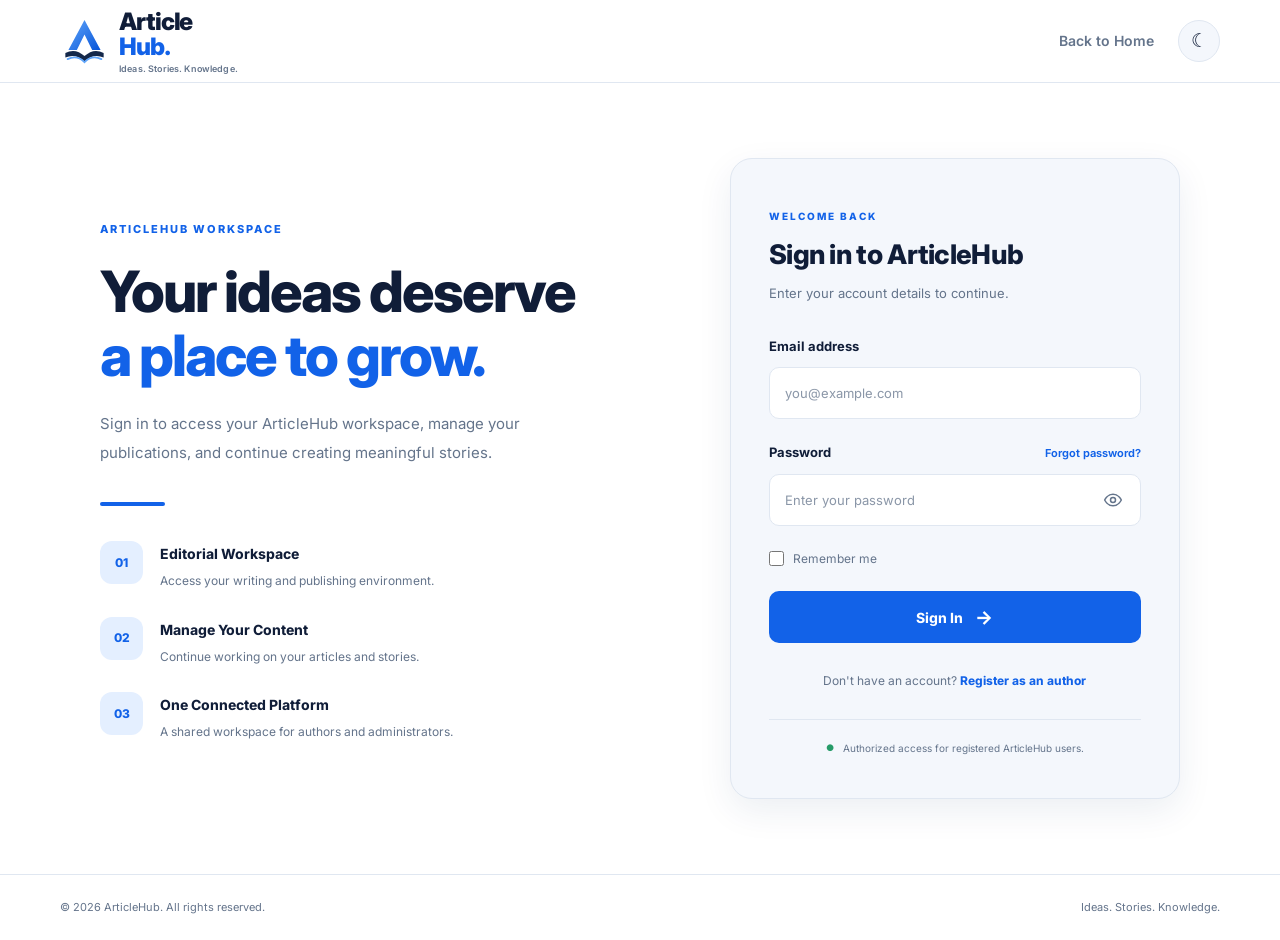
<file: login.html>
<!DOCTYPE html>
<html lang="en">
<head>
    <meta charset="UTF-8">
    <meta name="viewport" content="width=device-width, initial-scale=1.0">

    <meta name="description" content="Sign in to your ArticleHub account to access your editorial workspace.">

    <title>Sign In | ArticleHub</title>

    <!-- Google Fonts -->
    <link rel="preconnect" href="https://fonts.googleapis.com">
    <link rel="preconnect" href="https://fonts.gstatic.com" crossorigin>
    <link href="https://fonts.googleapis.com/css2?family=Inter:wght@400;500;600;700;800&display=swap" rel="stylesheet">

    <!-- Global Stylesheet -->
    <link rel="stylesheet" href="css/style.css">

    <!-- Login Page Stylesheet -->
    <link rel="stylesheet" href="css/login.css">
</head>

<body class="login-page">

    <!-- HEADER -->
    <header class="login-header">
        <div class="container login-header-container">

            <!-- ARTICLEHUB BRAND -->
            <a href="index.html" class="brand" aria-label="ArticleHub home">

                <svg class="brand-icon"
                     viewBox="0 0 64 64"
                     role="img"
                     aria-label="ArticleHub logo">

                    <defs>
                        <linearGradient id="brandBlue"
                                        x1="0" y1="0"
                                        x2="1" y2="1">

                            <stop offset="0%" stop-color="#60A5FA"/>
                            <stop offset="100%" stop-color="#0755D9"/>

                        </linearGradient>
                    </defs>

                    <path d="M32 4 L53 43 H42 L32 23 L22 43 H11 Z"
                          fill="url(#brandBlue)"/>

                    <path d="M7 47 Q20 40 32 51 Q44 40 57 47
                             L57 53 Q44 47 32 58 Q20 47 7 53 Z"
                          fill="#14284A"/>

                    <path d="M10 55 Q22 49 32 59 Q42 49 54 55"
                          fill="none"
                          stroke="#60A5FA"
                          stroke-width="2.5"
                          stroke-linecap="round"/>

                </svg>

                <span class="brand-text">
                    Article<span>Hub.</span>
                    <small>Ideas. Stories. Knowledge.</small>
                </span>

            </a>

            <!-- HEADER ACTIONS -->
            <div class="login-header-actions">

                <a href="index.html" class="login-home-link">
                    Back to Home
                </a>

                <button
                    type="button"
                    class="theme-toggle"
                    id="theme-toggle"
                    aria-label="Switch theme">

                    <span id="theme-icon" aria-hidden="true">◐</span>

                </button>

            </div>

        </div>
    </header>


    <!-- MAIN LOGIN SECTION -->
    <main class="login-main">

        <div class="container login-container">

            <!-- LEFT BRAND PANEL -->
            <section class="login-intro">

                <span class="login-eyebrow">
                    ARTICLEHUB WORKSPACE
                </span>

                <h1>
                    Your ideas deserve
                    <span>a place to grow.</span>
                </h1>

                <p>
                    Sign in to access your ArticleHub workspace,
                    manage your publications, and continue creating
                    meaningful stories.
                </p>

                <div class="login-intro-divider"></div>

                <div class="login-benefits">

                    <div class="login-benefit">
                        <span class="benefit-icon" aria-hidden="true">
                            01
                        </span>

                        <div>
                            <h3>Editorial Workspace</h3>
                            <p>Access your writing and publishing environment.</p>
                        </div>
                    </div>

                    <div class="login-benefit">
                        <span class="benefit-icon" aria-hidden="true">
                            02
                        </span>

                        <div>
                            <h3>Manage Your Content</h3>
                            <p>Continue working on your articles and stories.</p>
                        </div>
                    </div>

                    <div class="login-benefit">
                        <span class="benefit-icon" aria-hidden="true">
                            03
                        </span>

                        <div>
                            <h3>One Connected Platform</h3>
                            <p>A shared workspace for authors and administrators.</p>
                        </div>
                    </div>

                </div>

            </section>


            <!-- LOGIN FORM PANEL -->
            <section class="login-form-section">

                <div class="login-card">

                    <div class="login-card-heading">

                        <span class="login-card-label">
                            WELCOME BACK
                        </span>

                        <h2>Sign in to ArticleHub</h2>

                        <p>
                            Enter your account details to continue.
                        </p>

                    </div>


                    <!-- LOGIN FORM -->
                    <form id="login-form" novalidate>

                        <!-- EMAIL -->
                        <div class="form-group">

                            <label for="login-email">
                                Email address
                            </label>

                            <input
                                type="email"
                                id="login-email"
                                name="email"
                                placeholder="you@example.com"
                                autocomplete="email"
                                required>

                        </div>


                        <!-- PASSWORD -->
                        <div class="form-group">

                            <div class="password-label-row">

                                <label for="login-password">
                                    Password
                                </label>

                                <a href="forgot-password.html"
                                   class="forgot-password-link">

                                    Forgot password?

                                </a>

                            </div>

                            <div class="password-input-wrapper">

                                <input
                                    type="password"
                                    id="login-password"
                                    name="password"
                                    placeholder="Enter your password"
                                    autocomplete="current-password"
                                    required>

                                <button
                                    type="button"
                                    id="toggle-password"
                                    class="password-toggle"
                                    aria-label="Show password"
                                    aria-pressed="false">

                                    <svg
                                        id="password-eye-icon"
                                        viewBox="0 0 24 24"
                                        width="20"
                                        height="20"
                                        fill="none"
                                        stroke="currentColor"
                                        stroke-width="1.8"
                                        stroke-linecap="round"
                                        stroke-linejoin="round"
                                        aria-hidden="true">

                                        <path d="M2 12s3.5-7 10-7 10 7 10 7-3.5 7-10 7-10-7-10-7z"/>

                                        <circle cx="12" cy="12" r="3"/>

                                    </svg>

                                </button>

                            </div>

                        </div>


                        <!-- REMEMBER ME -->
                        <div class="login-options">

                            <label class="remember-option">

                                <input
                                    type="checkbox"
                                    id="remember-me"
                                    name="remember">

                                <span>Remember me</span>

                            </label>

                        </div>


                        <!-- FORM STATUS -->
                        <div
                            id="login-message"
                            class="login-message"
                            role="status"
                            aria-live="polite">
                        </div>


                        <!-- SUBMIT BUTTON -->
                        <button
                            type="submit"
                            id="login-submit"
                            class="login-submit-button">

                            <span class="button-text">
                                Sign In
                            </span>

                            <span class="button-arrow" aria-hidden="true">
                                →
                            </span>

                        </button>

                    </form>


                    <!-- REGISTRATION LINK -->
                    <div class="login-register">

                        <p>
                            Don't have an account?

                            <a href="register.html">
                                Register as an author
                            </a>
                        </p>

                    </div>


                    <!-- SECURITY NOTE -->
                    <div class="login-security-note">

                        <span aria-hidden="true">●</span>

                        <p>
                            Authorized access for registered
                            ArticleHub users.
                        </p>

                    </div>

                </div>

            </section>

        </div>

    </main>


    <!-- FOOTER -->
    <footer class="login-footer">

        <div class="container login-footer-container">

            <p>
                © <span id="current-year"></span>
                ArticleHub. All rights reserved.
            </p>

            <p>
                Ideas. Stories. Knowledge.
            </p>

        </div>

    </footer>


    <!-- GLOBAL JAVASCRIPT -->
    <script src="js/main.js"></script>

    <!-- LOGIN PAGE JAVASCRIPT -->
    <script src="js/login.js"></script>

</body>
</html>
</file>
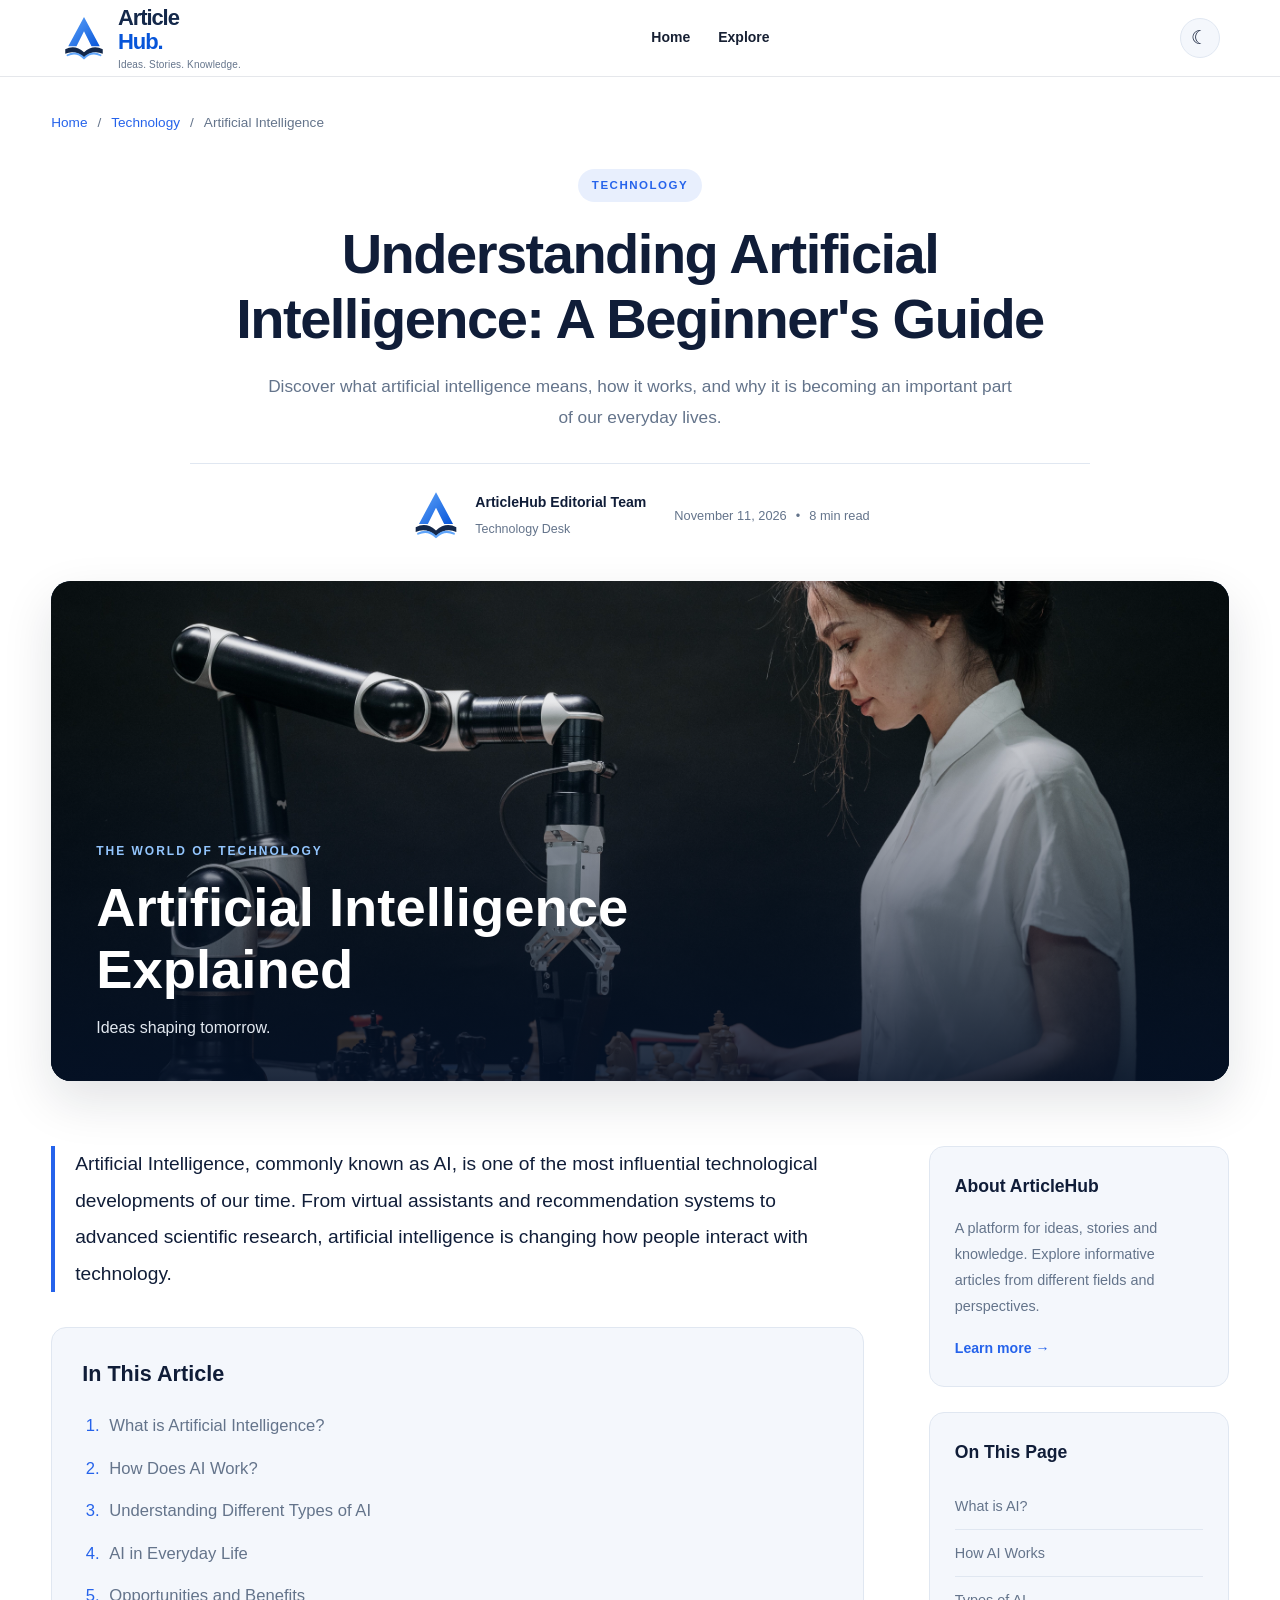
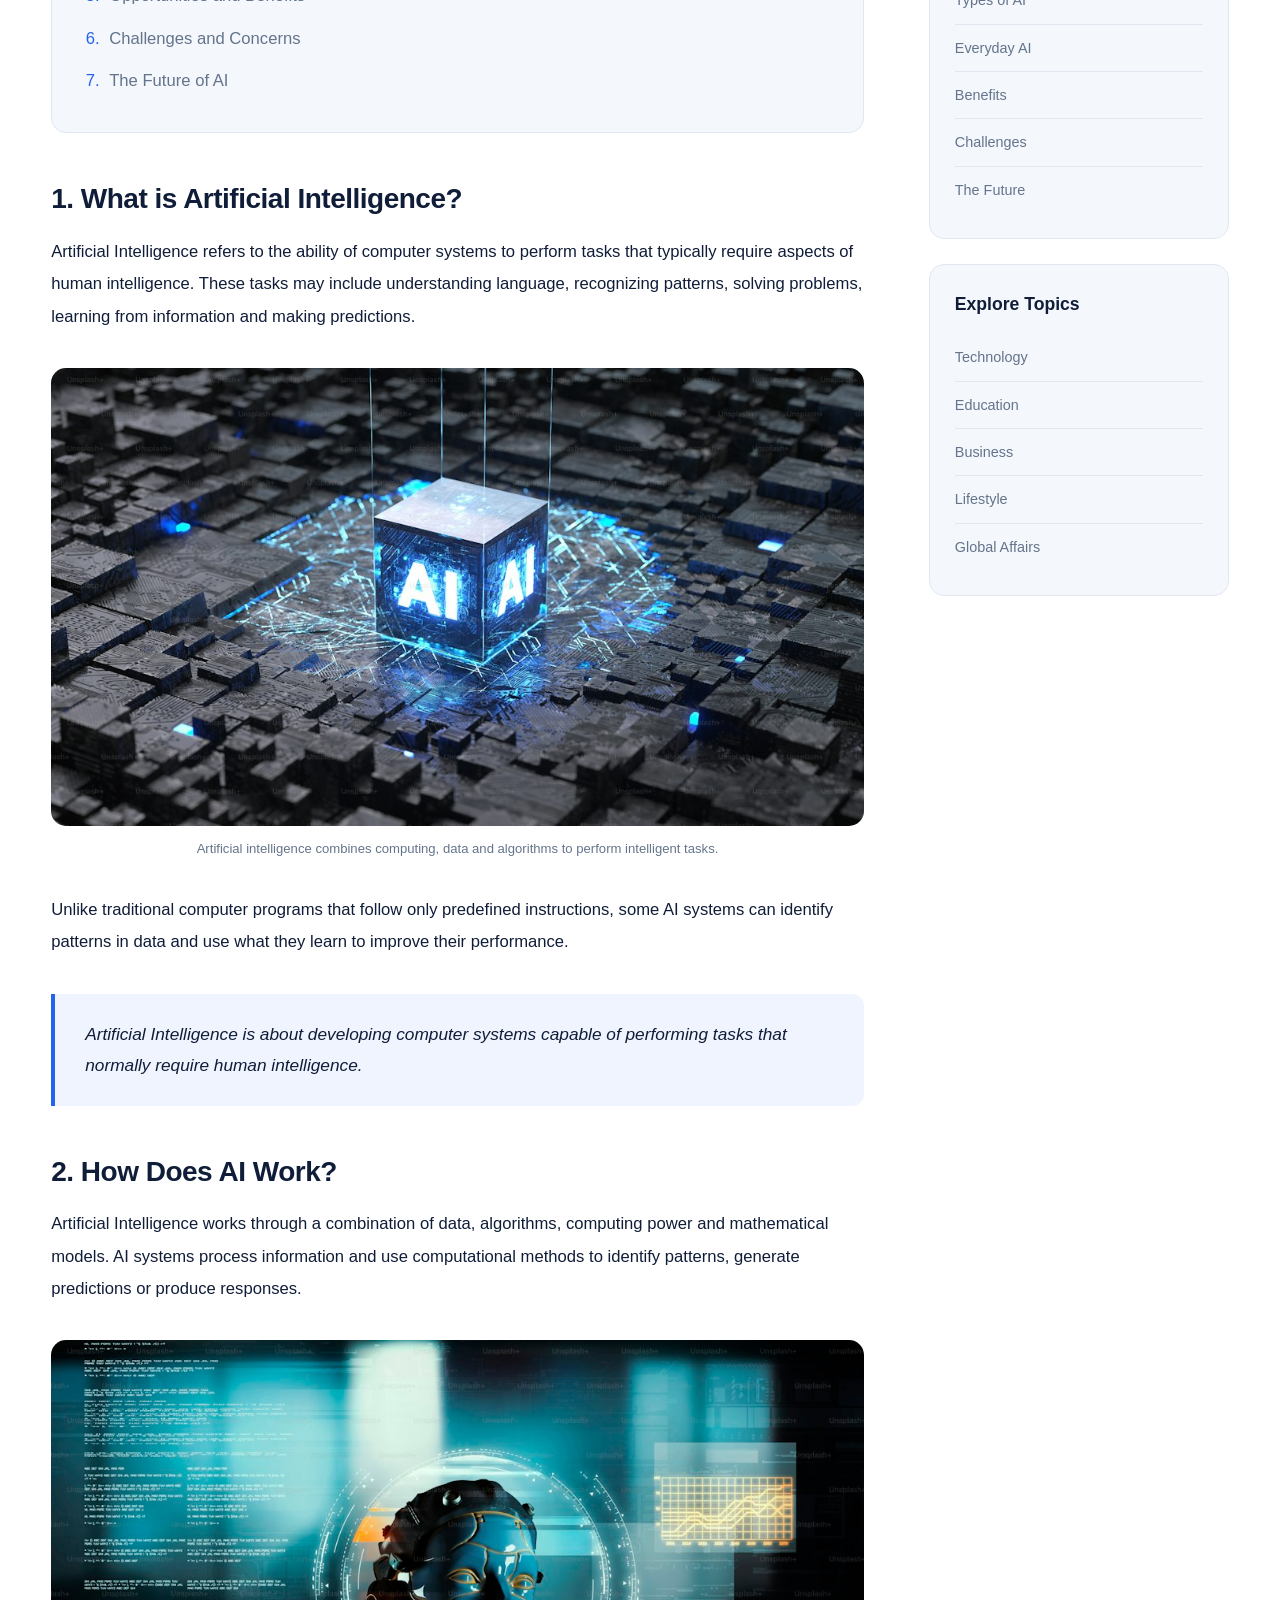
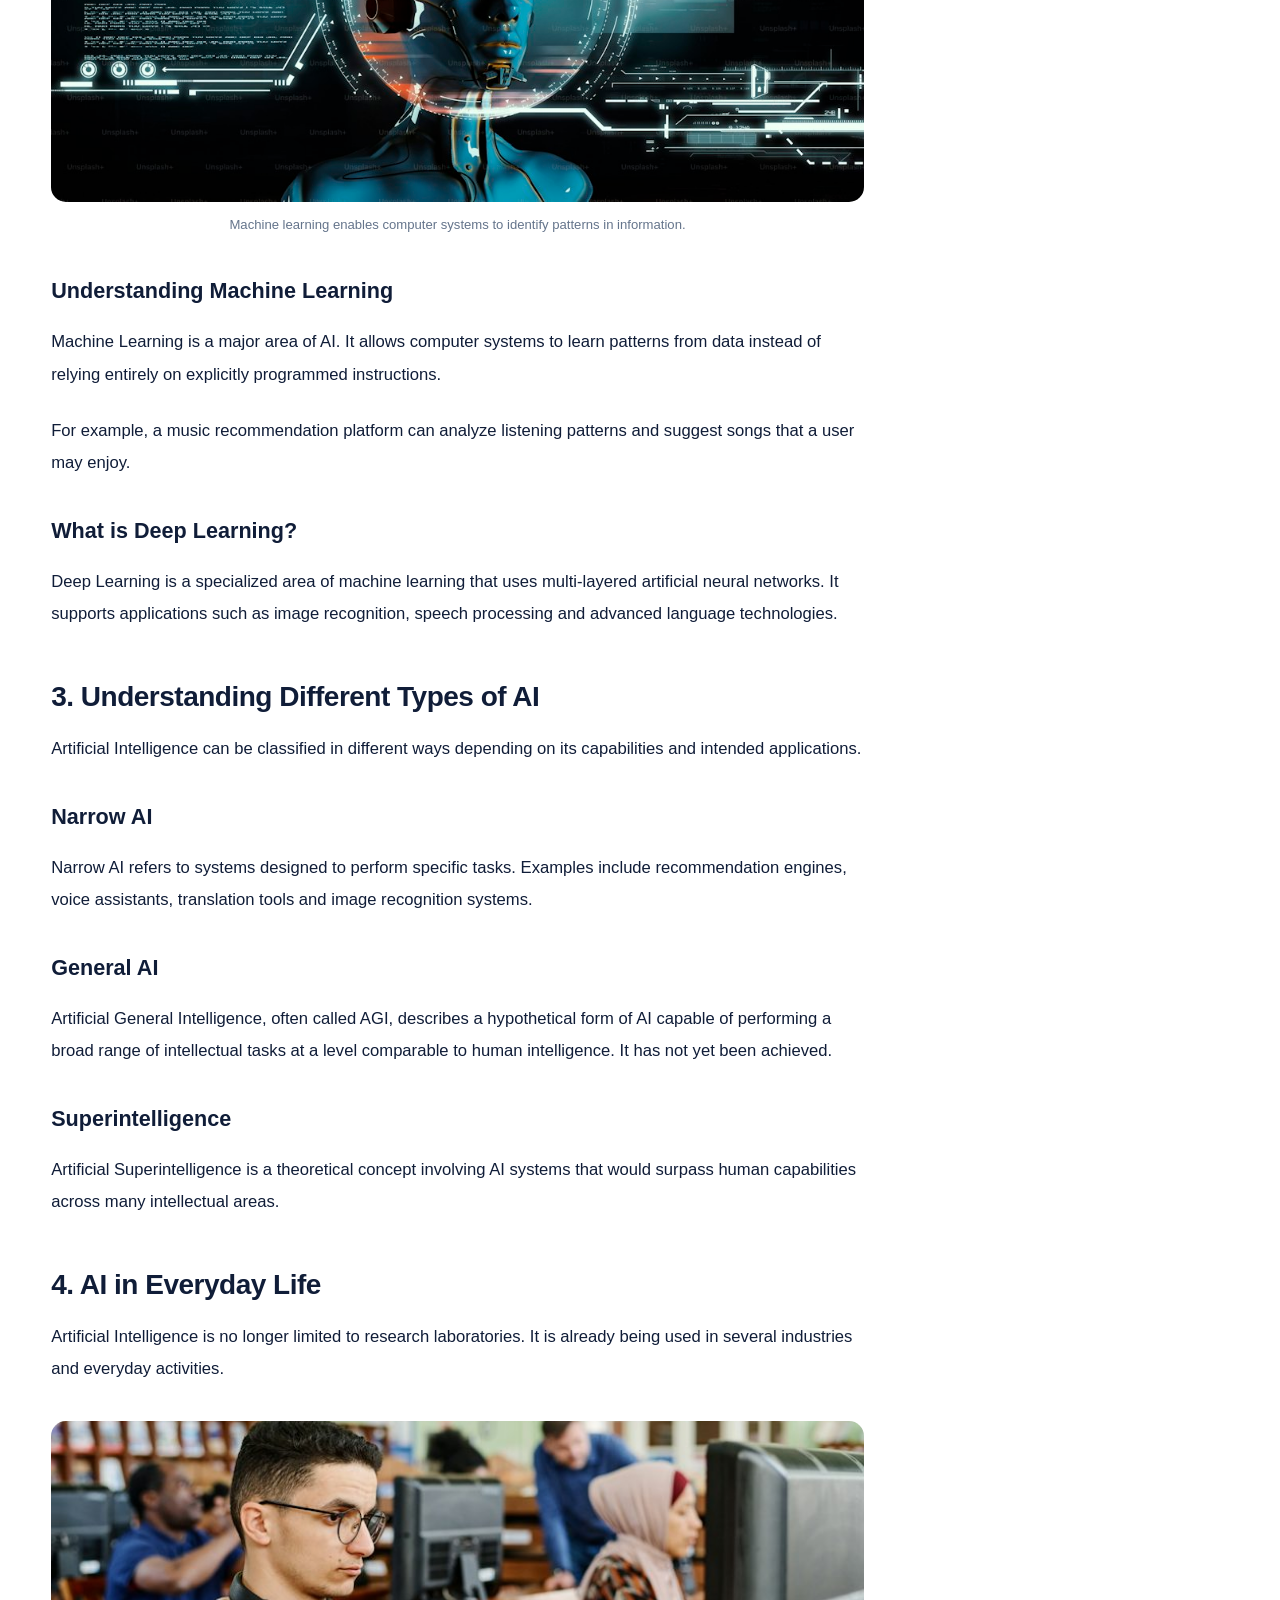
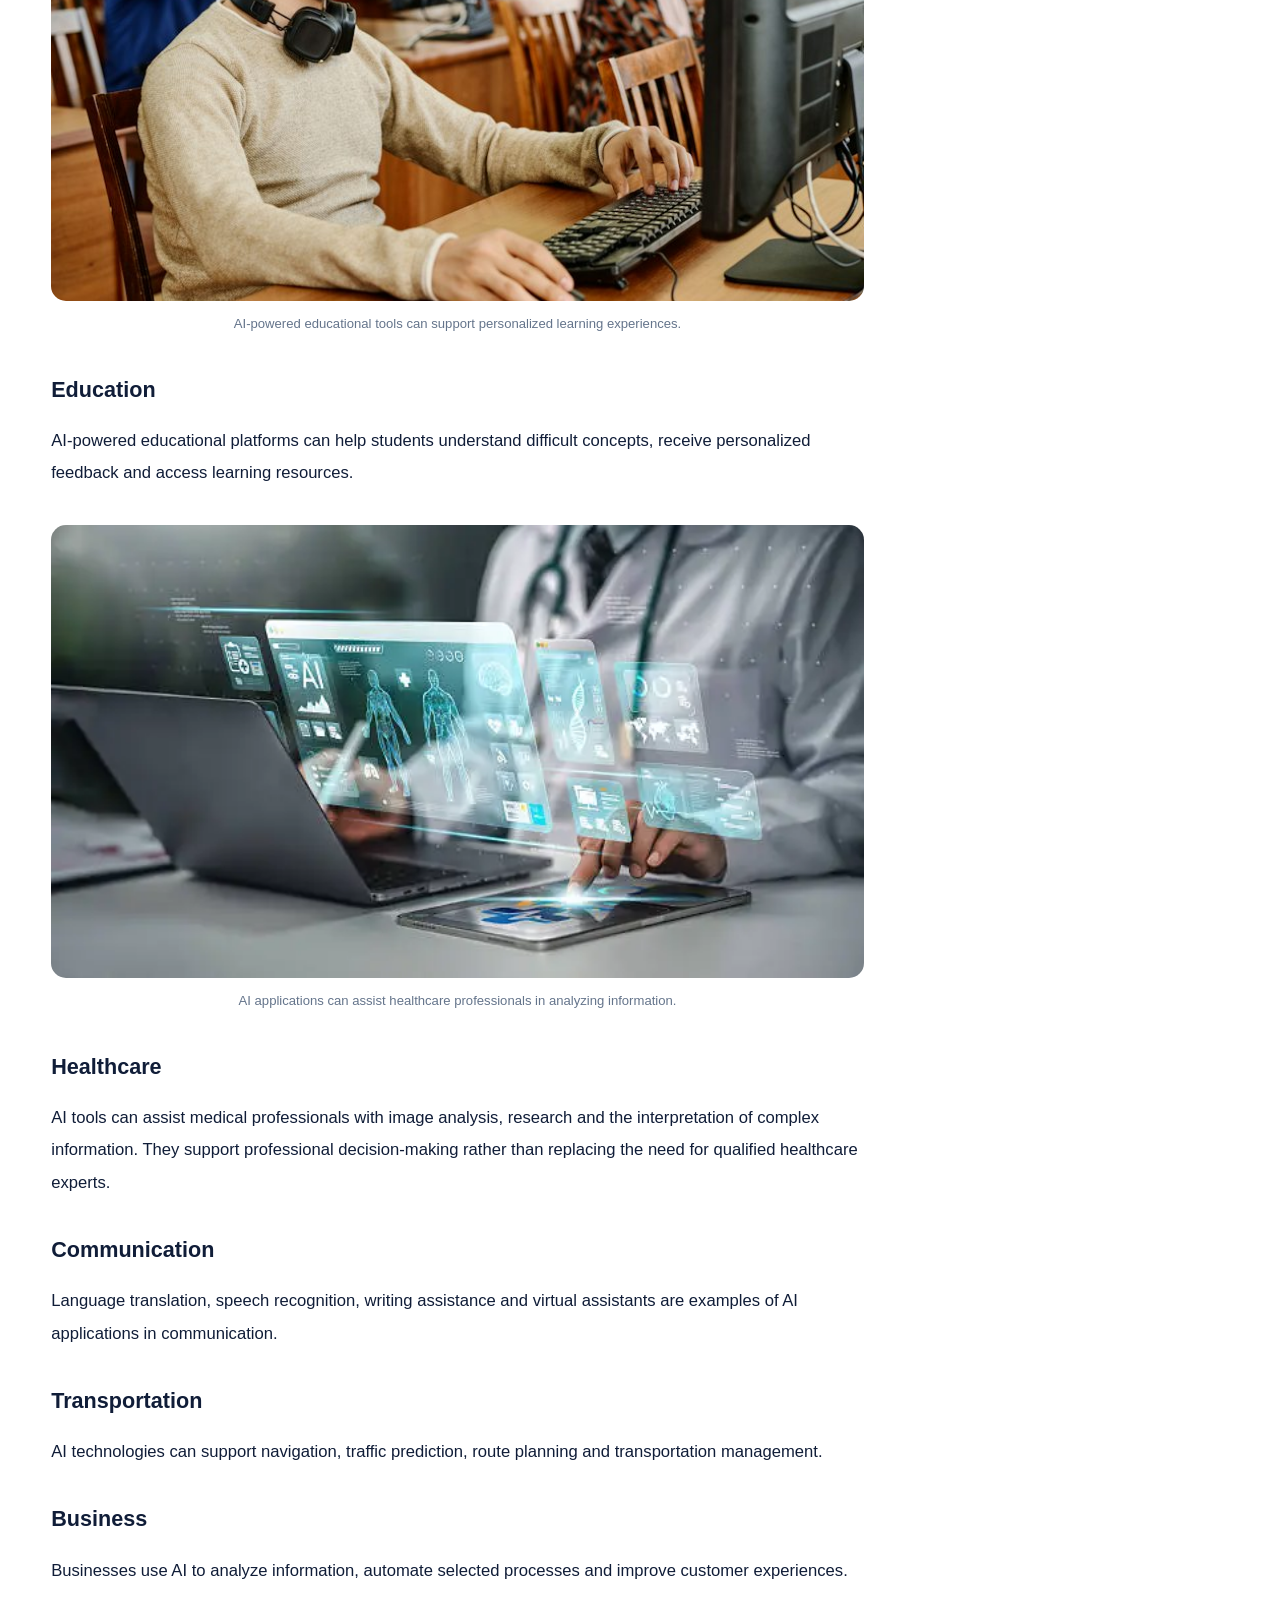
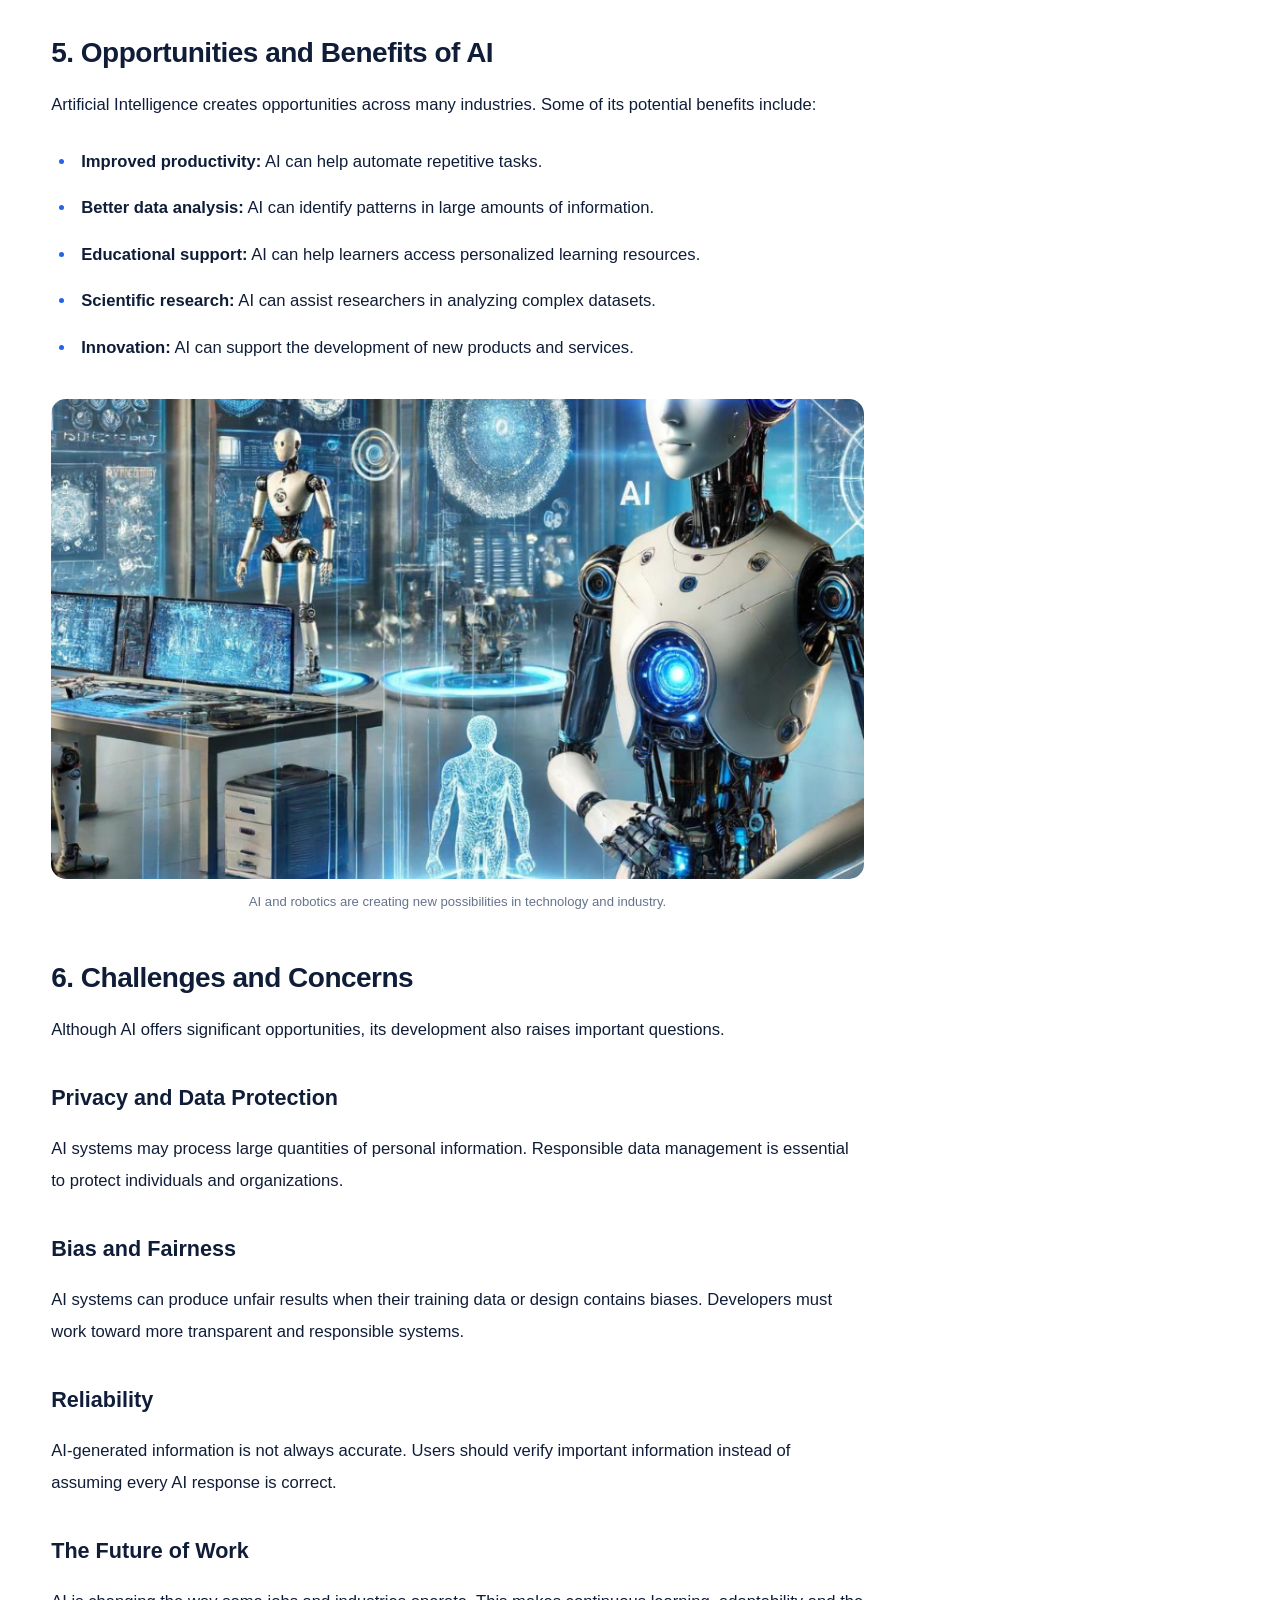
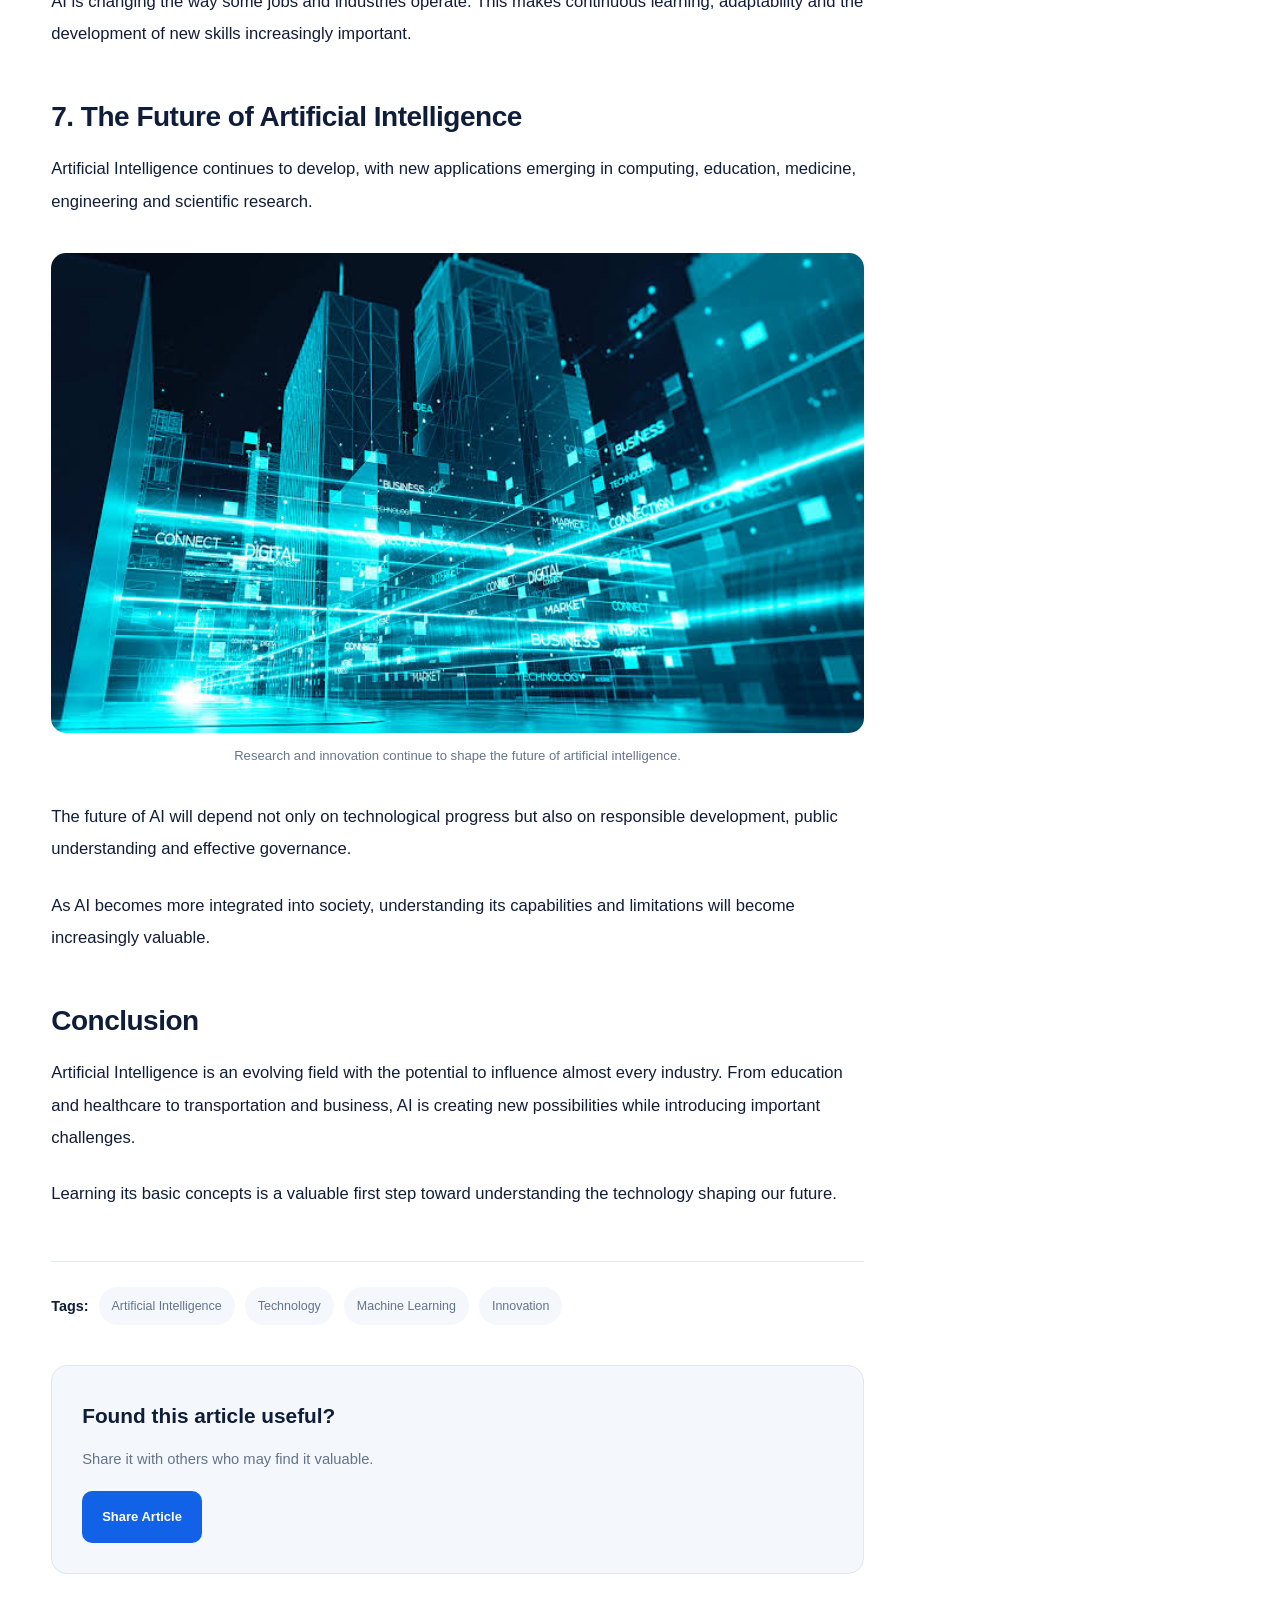
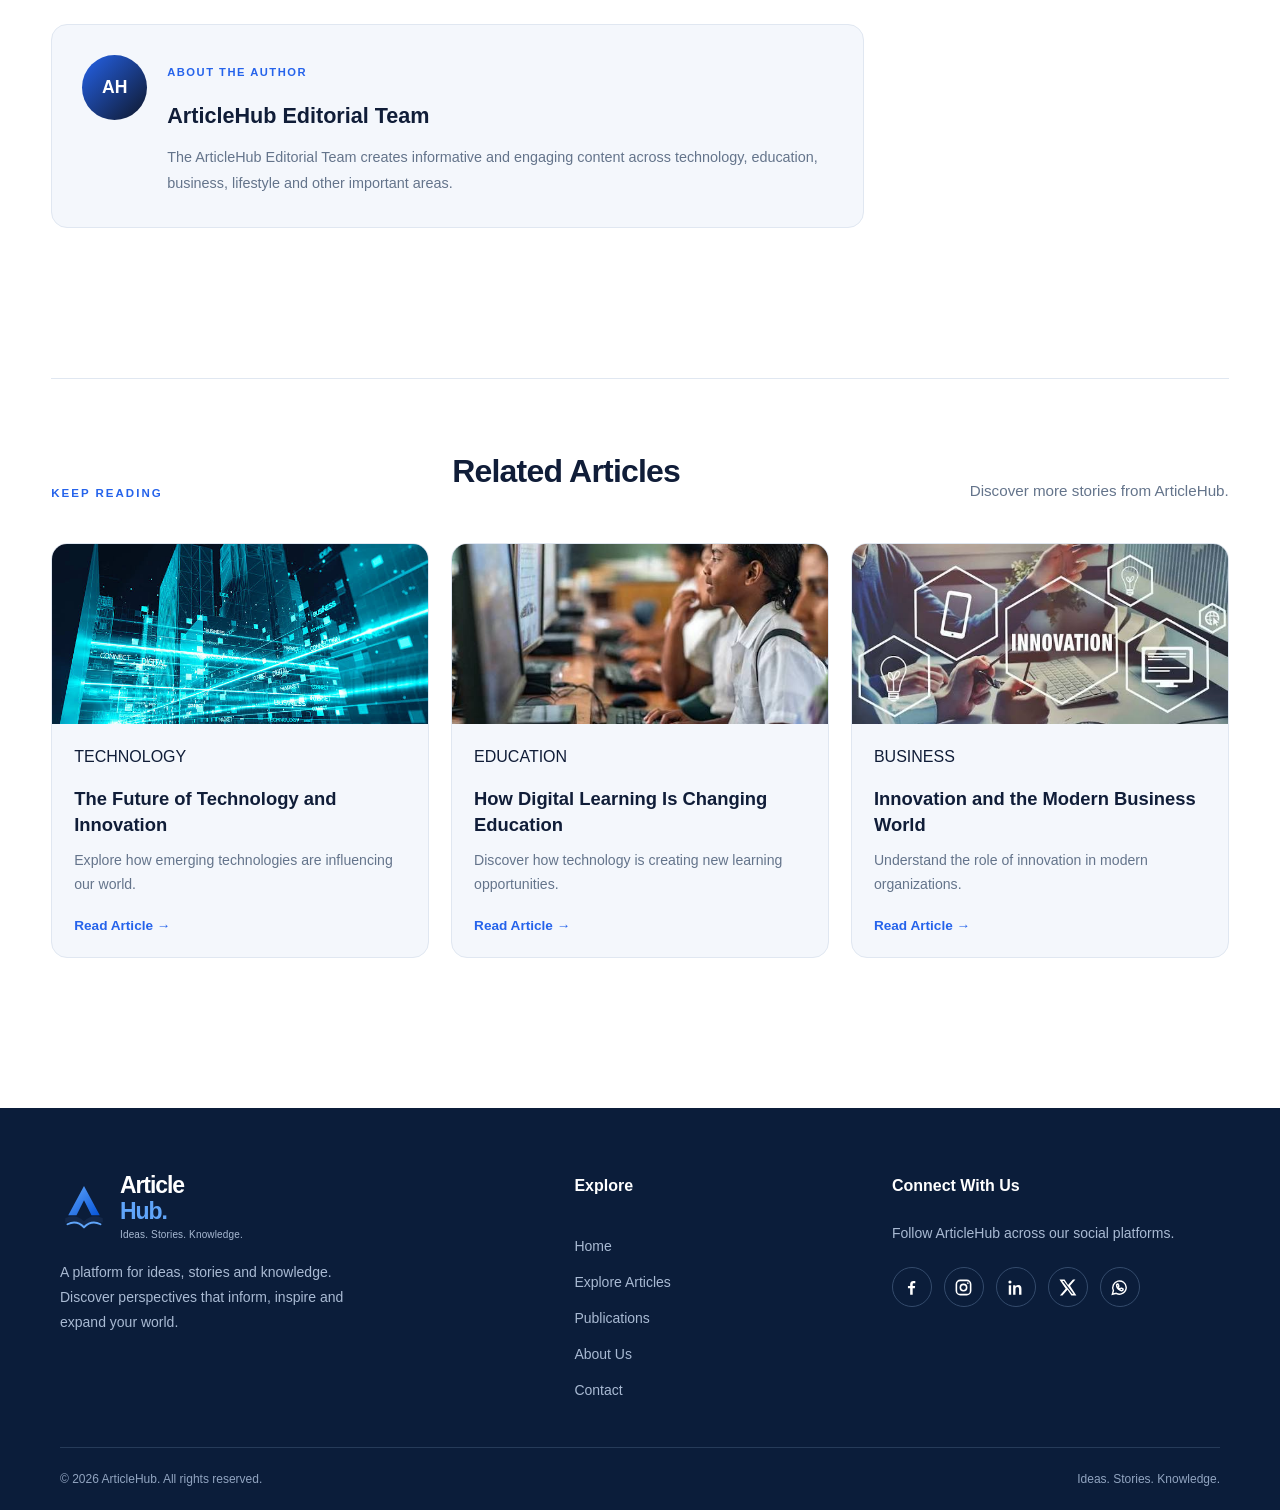
<file: post.html>
<!DOCTYPE html>
<html lang="en">

<head>
    <meta charset="UTF-8">
    <meta name="viewport" content="width=device-width, initial-scale=1.0">

    <meta name="description" content="Discover what artificial intelligence means, how it works, its applications, opportunities and challenges in our everyday lives.">

    <title>Understanding Artificial Intelligence | ArticleHub</title>

    <!-- MAIN WEBSITE STYLES -->
    <link rel="stylesheet" href="css/style.css">

    <!-- ARTICLE PAGE STYLES -->
    <link rel="stylesheet" href="css/post.css">

</head>

<body>

<!-- =====================================
     HEADER
===================================== -->



<header class="site-header article-site-header">
    <div class="container header-container">

        <!-- ARTICLEHUB BRAND -->
       <a href="index.html" class="brand" aria-label="ArticleHub home">
    <svg class="brand-icon" viewBox="0 0 64 64"
         role="img" aria-label="ArticleHub logo">
        <defs>
            <linearGradient id="brandBlue" x1="0" y1="0"
                x2="1" y2="1">
                <stop offset="0%" stop-color="#60A5FA"/>
                <stop offset="100%" stop-color="#0755D9"/>
            </linearGradient>
        </defs>

        <path d="M32 4 L53 43 H42 L32 23 L22 43 H11 Z"
              fill="url(#brandBlue)"/>
        <path d="M7 47 Q20 40 32 51 Q44 40 57 47
                 L57 53 Q44 47 32 58 Q20 47 7 53 Z"
              fill="#14284A"/>
        <path d="M10 55 Q22 49 32 59 Q42 49 54 55"
              fill="none" stroke="#60A5FA"
              stroke-width="2.5" stroke-linecap="round"/>
    </svg>

    <span class="brand-text">
        Article<span>Hub.</span>
        <small>Ideas. Stories. Knowledge.</small>
    </span>
</a>

        <!-- MOBILE MENU -->
        <button class="menu-toggle"
                id="menu-toggle"
                aria-label="Toggle navigation">
            ☰
        </button>

        <!-- SIMPLE NAVIGATION -->
        <nav class="navigation article-navigation" id="navigation">
            <a href="index.html">Home</a>
            <a href="explore.html">Explore</a>
        </nav>

        <!-- THEME CONTROL -->
        <div class="header-actions article-header-actions">
            <button class="theme-toggle"
                    id="theme-toggle"
                    aria-label="Switch theme">
                <span id="theme-icon">☾</span>
            </button>
        </div>

    </div>
</header>


<!-- =====================================
     ARTICLE PAGE
===================================== -->

<main class="article-page">

<div class="container">


    <!-- BREADCRUMB -->

    <div class="article-breadcrumb">

        <a href="index.html">Home</a>

        <span>/</span>

        <a href="index.html#explore">Technology</a>

        <span>/</span>

        <span>Artificial Intelligence</span>

    </div>



    <!-- =================================
         ARTICLE HEADING
    ================================== -->

    <section class="article-heading">

        <span class="article-category">
            TECHNOLOGY
        </span>


        <h1>
            Understanding Artificial Intelligence:
            A Beginner's Guide
        </h1>


        <p class="article-subtitle">

            Discover what artificial intelligence means,
            how it works, and why it is becoming an important
            part of our everyday lives.

        </p>


        


<!-- AUTHOR DETAILS -->

<div class="article-author">

    <div class="author-avatar">
        <svg viewBox="0 0 64 64"
             role="img"
             aria-label="ArticleHub logo">

            <defs>
                <linearGradient id="authorBrandBlue"
                    x1="0" y1="0" x2="1" y2="1">
                    <stop offset="0%" stop-color="#60A5FA"/>
                    <stop offset="100%" stop-color="#0755D9"/>
                </linearGradient>
            </defs>

            <path d="M32 4 L53 43 H42 L32 23 L22 43 H11 Z"
                  fill="url(#authorBrandBlue)"/>

            <path d="M7 47 Q20 40 32 51 Q44 40 57 47
                     L57 53 Q44 47 32 58 Q20 47 7 53 Z"
                  fill="#14284A"/>

            <path d="M10 55 Q22 49 32 59 Q42 49 54 55"
                  fill="none"
                  stroke="#60A5FA"
                  stroke-width="2.5"
                  stroke-linecap="round"/>
        </svg>
    </div>

    <div class="author-details">
        <strong>ArticleHub Editorial Team</strong>
        <span>Technology Desk</span>
    </div>

    <div class="article-meta">
        <span>November 11, 2026</span>
        <span>•</span>
        <span>8 min read</span>
    </div>

</div>

</section>


    <!-- =================================
         MAIN ARTICLE COVER
    ================================== -->

    <section class="article-cover article-cover-image">

        <img
            src="assets/images/ai-article-cover.jpg"
            alt="Technology professional exploring artificial intelligence"
            class="article-cover-photo"
        >

        <div class="article-cover-overlay"></div>

        <div class="article-cover-caption">

            <span>THE WORLD OF TECHNOLOGY</span>

            <h2>Artificial Intelligence Explained</h2>

            <p>Ideas shaping tomorrow.</p>

        </div>

    </section>



    <!-- =================================
         ARTICLE CONTENT LAYOUT
    ================================== -->

    <div class="article-layout">


        <!-- MAIN ARTICLE -->

        <article class="article-content">


            <!-- INTRODUCTION -->

            <p class="article-introduction">

                Artificial Intelligence, commonly known as AI,
                is one of the most influential technological
                developments of our time.

                From virtual assistants and recommendation
                systems to advanced scientific research,
                artificial intelligence is changing how
                people interact with technology.

            </p>



            <!-- TABLE OF CONTENTS -->

            <div class="article-table-of-contents">

                <h3>In This Article</h3>

                <ol>

                    <li><a href="#what-is-ai">What is Artificial Intelligence?</a></li>

                    <li><a href="#how-ai-works">How Does AI Work?</a></li>

                    <li><a href="#types-of-ai">Understanding Different Types of AI</a></li>

                    <li><a href="#everyday-ai">AI in Everyday Life</a></li>

                    <li><a href="#benefits">Opportunities and Benefits</a></li>

                    <li><a href="#challenges">Challenges and Concerns</a></li>

                    <li><a href="#future-ai">The Future of AI</a></li>

                </ol>

            </div>



            <!-- SECTION 1 -->

            <section id="what-is-ai">

                <h2>1. What is Artificial Intelligence?</h2>

                <p>

                    Artificial Intelligence refers to the ability
                    of computer systems to perform tasks that
                    typically require aspects of human intelligence.

                    These tasks may include understanding language,
                    recognizing patterns, solving problems,
                    learning from information and making predictions.

                </p>


                <figure class="article-figure">

                    <img
                        src="assets/images/ai-technology.jpg"
                        alt="Artificial intelligence technology and digital computing"
                        loading="lazy"
                    >

                    <figcaption>

                        Artificial intelligence combines computing,
                        data and algorithms to perform intelligent tasks.

                    </figcaption>

                </figure>


                <p>

                    Unlike traditional computer programs that
                    follow only predefined instructions, some
                    AI systems can identify patterns in data
                    and use what they learn to improve their
                    performance.

                </p>


                <blockquote>

                    Artificial Intelligence is about developing
                    computer systems capable of performing tasks
                    that normally require human intelligence.

                </blockquote>

            </section>



            <!-- SECTION 2 -->

            <section id="how-ai-works">

                <h2>2. How Does AI Work?</h2>

                <p>

                    Artificial Intelligence works through a
                    combination of data, algorithms, computing
                    power and mathematical models.

                    AI systems process information and use
                    computational methods to identify patterns,
                    generate predictions or produce responses.

                </p>


                <figure class="article-figure">

                    <img
                        src="assets/images/machine-learning.jpg"
                        alt="Data analysis and machine learning visualization"
                        loading="lazy"
                    >

                    <figcaption>

                        Machine learning enables computer systems
                        to identify patterns in information.

                    </figcaption>

                </figure>


                <h3>Understanding Machine Learning</h3>

                <p>

                    Machine Learning is a major area of AI.

                    It allows computer systems to learn patterns
                    from data instead of relying entirely on
                    explicitly programmed instructions.

                </p>


                <p>

                    For example, a music recommendation platform
                    can analyze listening patterns and suggest
                    songs that a user may enjoy.

                </p>


                <h3>What is Deep Learning?</h3>

                <p>

                    Deep Learning is a specialized area of
                    machine learning that uses multi-layered
                    artificial neural networks.

                    It supports applications such as image
                    recognition, speech processing and
                    advanced language technologies.

                </p>

            </section>



            <!-- SECTION 3 -->

            <section id="types-of-ai">

                <h2>3. Understanding Different Types of AI</h2>

                <p>

                    Artificial Intelligence can be classified
                    in different ways depending on its
                    capabilities and intended applications.

                </p>


                <h3>Narrow AI</h3>

                <p>

                    Narrow AI refers to systems designed
                    to perform specific tasks.

                    Examples include recommendation engines,
                    voice assistants, translation tools
                    and image recognition systems.

                </p>


                <h3>General AI</h3>

                <p>

                    Artificial General Intelligence, often
                    called AGI, describes a hypothetical
                    form of AI capable of performing a broad
                    range of intellectual tasks at a level
                    comparable to human intelligence.

                    It has not yet been achieved.

                </p>


                <h3>Superintelligence</h3>

                <p>

                    Artificial Superintelligence is a
                    theoretical concept involving AI systems
                    that would surpass human capabilities
                    across many intellectual areas.

                </p>

            </section>



            <!-- SECTION 4 -->

            <section id="everyday-ai">

                <h2>4. AI in Everyday Life</h2>

                <p>

                    Artificial Intelligence is no longer
                    limited to research laboratories.

                    It is already being used in several
                    industries and everyday activities.

                </p>


                <figure class="article-figure">

                    <img
                        src="assets/images/ai-education.jpg"
                        alt="Student using digital technology for education"
                        loading="lazy"
                    >

                    <figcaption>

                        AI-powered educational tools can support
                        personalized learning experiences.

                    </figcaption>

                </figure>


                <h3>Education</h3>

                <p>

                    AI-powered educational platforms can
                    help students understand difficult
                    concepts, receive personalized feedback
                    and access learning resources.

                </p>


                <figure class="article-figure">

                    <img
                        src="assets/images/ai-healthcare.jpg"
                        alt="Healthcare professionals using digital technology"
                        loading="lazy"
                    >

                    <figcaption>

                        AI applications can assist healthcare
                        professionals in analyzing information.

                    </figcaption>

                </figure>


                <h3>Healthcare</h3>

                <p>

                    AI tools can assist medical professionals
                    with image analysis, research and the
                    interpretation of complex information.

                    They support professional decision-making
                    rather than replacing the need for
                    qualified healthcare experts.

                </p>


                <h3>Communication</h3>

                <p>

                    Language translation, speech recognition,
                    writing assistance and virtual assistants
                    are examples of AI applications in
                    communication.

                </p>


                <h3>Transportation</h3>

                <p>

                    AI technologies can support navigation,
                    traffic prediction, route planning
                    and transportation management.

                </p>


                <h3>Business</h3>

                <p>

                    Businesses use AI to analyze information,
                    automate selected processes and improve
                    customer experiences.

                </p>

            </section>



            <!-- SECTION 5 -->

            <section id="benefits">

                <h2>5. Opportunities and Benefits of AI</h2>

                <p>

                    Artificial Intelligence creates
                    opportunities across many industries.

                    Some of its potential benefits include:

                </p>


                <ul>

                    <li>
                        <strong>Improved productivity:</strong>
                        AI can help automate repetitive tasks.
                    </li>

                    <li>
                        <strong>Better data analysis:</strong>
                        AI can identify patterns in large
                        amounts of information.
                    </li>

                    <li>
                        <strong>Educational support:</strong>
                        AI can help learners access
                        personalized learning resources.
                    </li>

                    <li>
                        <strong>Scientific research:</strong>
                        AI can assist researchers in
                        analyzing complex datasets.
                    </li>

                    <li>
                        <strong>Innovation:</strong>
                        AI can support the development
                        of new products and services.
                    </li>

                </ul>


                <figure class="article-figure">

                    <img
                        src="assets/images/ai-robotics.jpg"
                        alt="Modern robotics and artificial intelligence technology"
                        loading="lazy"
                    >

                    <figcaption>

                        AI and robotics are creating new
                        possibilities in technology and industry.

                    </figcaption>

                </figure>

            </section>



            <!-- SECTION 6 -->

            <section id="challenges">

                <h2>6. Challenges and Concerns</h2>

                <p>

                    Although AI offers significant opportunities,
                    its development also raises important
                    questions.

                </p>


                <h3>Privacy and Data Protection</h3>

                <p>

                    AI systems may process large quantities
                    of personal information.

                    Responsible data management is essential
                    to protect individuals and organizations.

                </p>


                <h3>Bias and Fairness</h3>

                <p>

                    AI systems can produce unfair results
                    when their training data or design
                    contains biases.

                    Developers must work toward more
                    transparent and responsible systems.

                </p>


                <h3>Reliability</h3>

                <p>

                    AI-generated information is not always
                    accurate.

                    Users should verify important information
                    instead of assuming every AI response
                    is correct.

                </p>


                <h3>The Future of Work</h3>

                <p>

                    AI is changing the way some jobs and
                    industries operate.

                    This makes continuous learning,
                    adaptability and the development of
                    new skills increasingly important.

                </p>

            </section>



            <!-- SECTION 7 -->

            <section id="future-ai">

                <h2>7. The Future of Artificial Intelligence</h2>

                <p>

                    Artificial Intelligence continues to
                    develop, with new applications emerging
                    in computing, education, medicine,
                    engineering and scientific research.

                </p>


                <figure class="article-figure">

                    <img
                        src="assets/images/future-technology.jpg"
                        alt="Futuristic technology research environment"
                        loading="lazy"
                    >

                    <figcaption>

                        Research and innovation continue to
                        shape the future of artificial intelligence.

                    </figcaption>

                </figure>


                <p>

                    The future of AI will depend not only
                    on technological progress but also
                    on responsible development, public
                    understanding and effective governance.

                </p>


                <p>

                    As AI becomes more integrated into
                    society, understanding its capabilities
                    and limitations will become increasingly
                    valuable.

                </p>

            </section>



            <!-- CONCLUSION -->

            <section id="conclusion">

                <h2>Conclusion</h2>

                <p>

                    Artificial Intelligence is an evolving
                    field with the potential to influence
                    almost every industry.

                    From education and healthcare to
                    transportation and business, AI is
                    creating new possibilities while
                    introducing important challenges.

                </p>


                <p>

                    Learning its basic concepts is a
                    valuable first step toward understanding
                    the technology shaping our future.

                </p>

            </section>



           
            <!-- ARTICLE TAGS -->
            <div class="article-tags">

                <strong>Tags:</strong>

                <a href="#">Artificial Intelligence</a>
                <a href="#">Technology</a>
                <a href="#">Machine Learning</a>
                <a href="#">Innovation</a>

            </div>


            <!-- SHARE ARTICLE -->
            <div class="article-share">

                <h3>Found this article useful?</h3>

                <p>
                    Share it with others who may find it valuable.
                </p>

                <button id="share-article" class="btn btn-primary">
                    Share Article
                </button>

            </div>


            <!-- AUTHOR BIO -->
            <section class="article-author-bio">

                <div class="author-avatar author-avatar-large">
                    AH
                </div>

                <div>

                    <span>ABOUT THE AUTHOR</span>

                    <h3>ArticleHub Editorial Team</h3>

                    <p>
                        The ArticleHub Editorial Team creates
                        informative and engaging content across
                        technology, education, business, lifestyle
                        and other important areas.
                    </p>

                </div>

            </section>

        </article>


        <!-- ARTICLE SIDEBAR -->
        <aside class="article-sidebar">

            <div class="sidebar-card">

                <h3>About ArticleHub</h3>

                <p>
                    A platform for ideas, stories and knowledge.
                    Explore informative articles from different
                    fields and perspectives.
                </p>

                <a href="index.html#about">
                    Learn more →
                </a>

            </div>


            <!-- TABLE OF CONTENTS -->
            <div class="sidebar-card">

                <h3>On This Page</h3>

                <ul>
                    <li><a href="#what-is-ai">What is AI?</a></li>
                    <li><a href="#how-ai-works">How AI Works</a></li>
                    <li><a href="#types-of-ai">Types of AI</a></li>
                    <li><a href="#everyday-ai">Everyday AI</a></li>
                    <li><a href="#benefits">Benefits</a></li>
                    <li><a href="#challenges">Challenges</a></li>
                    <li><a href="#future-ai">The Future</a></li>
                </ul>

            </div>


            <!-- EXPLORE TOPICS -->
            <div class="sidebar-card">

                <h3>Explore Topics</h3>

                <ul>
                    <li><a href="index.html#explore">Technology</a></li>
                    <li><a href="index.html#explore">Education</a></li>
                    <li><a href="index.html#explore">Business</a></li>
                    <li><a href="index.html#explore">Lifestyle</a></li>
                    <li><a href="index.html#explore">Global Affairs</a></li>
                </ul>

            </div>

        </aside>

    </div>


    <!-- RELATED ARTICLES -->
    <section class="related-articles">

        <div class="section-heading">

            <span>KEEP READING</span>

            <h2>Related Articles</h2>

            <p>
                Discover more stories from ArticleHub.
            </p>

        </div>


        <div class="related-grid">


            <!-- RELATED ARTICLE 1 -->
            <a href="post.html" class="related-card">

                <img
                    src="assets/images/future-technology.jpg"
                    alt="Future technology"
                    loading="lazy"
                >

                <span>TECHNOLOGY</span>

                <h3>
                    The Future of Technology and Innovation
                </h3>

                <p>
                    Explore how emerging technologies
                    are influencing our world.
                </p>

                <span class="related-link">
                    Read Article →
                </span>

            </a>


            <!-- RELATED ARTICLE 2 -->
            <a href="post.html" class="related-card">

                <img
                    src="assets/images/digital-learning.jpg"
                    alt="Digital learning"
                    loading="lazy"
                >

                <span>EDUCATION</span>

                <h3>
                    How Digital Learning Is Changing Education
                </h3>

                <p>
                    Discover how technology is creating
                    new learning opportunities.
                </p>

                <span class="related-link">
                    Read Article →
                </span>

            </a>


            <!-- RELATED ARTICLE 3 -->
            <a href="post.html" class="related-card">

                <img
                    src="assets/images/business-innovation.jpg"
                    alt="Business innovation"
                    loading="lazy"
                >

                <span>BUSINESS</span>

                <h3>
                    Innovation and the Modern Business World
                </h3>

                <p>
                    Understand the role of innovation
                    in modern organizations.
                </p>

                <span class="related-link">
                    Read Article →
                </span>

            </a>

        </div>

    </section>

</div>

</main>


<!-- FOOTER -->


<footer class="site-footer article-footer">

    <div class="container">

        <div class="article-footer-main">

            <!-- BRAND -->
            <div class="footer-brand">

                <a href="index.html" class="brand"
                   aria-label="ArticleHub home">

                    <svg class="brand-icon" viewBox="0 0 64 64"
                         role="img" aria-label="ArticleHub logo">

                        <defs>
                            <linearGradient id="footerBrandBlue"
                                x1="0" y1="0" x2="1" y2="1">
                                <stop offset="0%" stop-color="#60A5FA"/>
                                <stop offset="100%" stop-color="#0755D9"/>
                            </linearGradient>
                        </defs>

                        <path d="M32 4 L53 43 H42 L32 23 L22 43 H11 Z"
                              fill="url(#footerBrandBlue)"/>

                        <path d="M7 47 Q20 40 32 51 Q44 40 57 47
                                 L57 53 Q44 47 32 58 Q20 47 7 53 Z"
                              fill="#14284A"/>

                        <path d="M10 55 Q22 49 32 59 Q42 49 54 55"
                              fill="none" stroke="#60A5FA"
                              stroke-width="2.5"
                              stroke-linecap="round"/>
                    </svg>

                    <span class="brand-text">
                        Article<span>Hub.</span>
                        <small>Ideas. Stories. Knowledge.</small>
                    </span>

                </a>

                <p>
                    A platform for ideas, stories and knowledge.
                    Discover perspectives that inform, inspire
                    and expand your world.
                </p>

            </div>


            <!-- QUICK LINKS -->
            <div class="footer-links">

                <h3>Explore</h3>

                <a href="index.html">Home</a>
                <a href="explore.html">Explore Articles</a>
                <a href="index.html#publications">Publications</a>
                <a href="index.html#about">About Us</a>
                <a href="contact.html">Contact</a>

            </div>


            <!-- SOCIAL MEDIA -->
            <div class="footer-social">

                <h3>Connect With Us</h3>

                <p>Follow ArticleHub across our social platforms.</p>

                <div class="social-icons">

                    <!-- FACEBOOK -->
                    <a href="#" aria-label="Facebook"
                       class="social-link">
                        <svg viewBox="0 0 24 24">
                            <path d="M13.5 21v-8h2.7l.4-3h-3.1V8.1
                            c0-.9.3-1.5 1.6-1.5h1.7V3.9
                            c-.3 0-1.3-.1-2.4-.1
                            -2.4 0-4.1 1.5-4.1 4.2V10H7.5v3h2.8v8z"
                            fill="currentColor"/>
                        </svg>
                    </a>

                    <!-- INSTAGRAM -->
                    <a href="#" aria-label="Instagram"
                       class="social-link">
                        <svg viewBox="0 0 24 24" fill="none"
                             stroke="currentColor" stroke-width="2">
                            <rect x="3" y="3" width="18" height="18"
                                  rx="5"/>
                            <circle cx="12" cy="12" r="4"/>
                            <circle cx="17.5" cy="6.5" r="1"
                                    fill="currentColor" stroke="none"/>
                        </svg>
                    </a>

                    <!-- LINKEDIN -->
                    <a href="#" aria-label="LinkedIn"
                       class="social-link">
                        <svg viewBox="0 0 24 24"
                             fill="currentColor">
                            <path d="M5 3a2 2 0 1 0 0 4
                            2 2 0 0 0 0-4M3.5 9h3v12h-3z
                            M9 9h2.9v1.6h.1
                            c.4-.8 1.5-1.8 3.3-1.8
                            3.5 0 4.2 2.3 4.2 5.2V21h-3v-6.2
                            c0-1.5 0-3.4-2.1-3.4
                            s-2.4 1.6-2.4 3.3V21H9z"/>
                        </svg>
                    </a>

                    <!-- X -->
                    <a href="#" aria-label="X"
                       class="social-link">
                        <svg viewBox="0 0 24 24"
                             fill="currentColor">
                            <path d="M18.9 2H22l-6.8 7.8L23.2 22h-6.3
                            L12 14.7 5.6 22H2.4l7.3-8.4L1.8 2h6.5
                            l4.4 6.8zm-1.1 18h1.7L7.3 3.9H5.5z"/>
                        </svg>
                    </a>

                    <!-- WHATSAPP -->
                    <a href="#" aria-label="WhatsApp"
                       class="social-link">
                        <svg viewBox="0 0 24 24" fill="none"
                             stroke="currentColor" stroke-width="1.8">
                            <path d="M20.5 11.8a8.5 8.5 0 0 1-12.6 7.5
                            L3 20.5l1.3-4.7a8.5 8.5 0 1 1 16.2-4z"/>
                            <path d="M8.5 8.2c.3-.6.6-.6.9-.6h.5
                            c.2 0 .4.1.5.4l.8 1.8
                            c.1.2.1.4-.1.6l-.6.7
                            c-.2.2-.2.4-.1.6
                            .5.9 1.2 1.6 2.1 2.1
                            .2.1.4.1.6-.1l.7-.8
                            c.2-.2.4-.2.6-.1l1.8.8
                            c.3.1.4.3.4.5 0 .3-.2 1.1-.6 1.4
                            -.4.4-1 .6-1.6.5
                            -1-.1-2.2-.6-3.6-1.8
                            -1.3-1.1-2.1-2.5-2.3-3.5
                            -.2-.9.1-1.8.4-2.5z"/>
                        </svg>
                    </a>

                </div>

            </div>

        </div>


        <!-- COPYRIGHT -->
        <div class="footer-bottom">

            <p>
                © <span id="current-year"></span>
                ArticleHub. All rights reserved.
            </p>

            <p>Ideas. Stories. Knowledge.</p>

        </div>

    </div>

</footer>


<!-- MAIN JAVASCRIPT -->
<script src="js/main.js"></script>


<!-- ARTICLE PAGE INTERACTIONS -->
<script>

document.addEventListener("DOMContentLoaded", function () {

    // SHARE ARTICLE

    const shareButton = document.getElementById("share-article");

    if (shareButton) {

        shareButton.addEventListener("click", async function () {

            const shareData = {

                title: document.title,

                text: "Understanding Artificial Intelligence: A Beginner's Guide",

                url: window.location.href

            };

            if (navigator.share) {

                try {
                    await navigator.share(shareData);
                } catch (error) {
                    console.log("Sharing cancelled or unavailable.");
                }

            } else if (navigator.clipboard) {

                try {

                    await navigator.clipboard.writeText(window.location.href);

                    shareButton.textContent = "Link Copied!";

                    setTimeout(function () {
                        shareButton.textContent = "Share Article";
                    }, 2000);

                } catch (error) {

                    alert("Unable to copy the article link.");

                }

            } else {

                alert("Sharing is not supported by this browser.");

            }

        });

    }


    // SMOOTH TABLE OF CONTENTS NAVIGATION

    document.querySelectorAll(
        '.article-table-of-contents a, .article-sidebar a[href^="#"]'
    ).forEach(function (link) {

        link.addEventListener("click", function (event) {

            const target = document.querySelector(
                this.getAttribute("href")
            );

            if (target) {

                event.preventDefault();

                target.scrollIntoView({
                    behavior: "smooth",
                    block: "start"
                });

            }

        });

    });

});

</script>

</body>
</html>
</file>
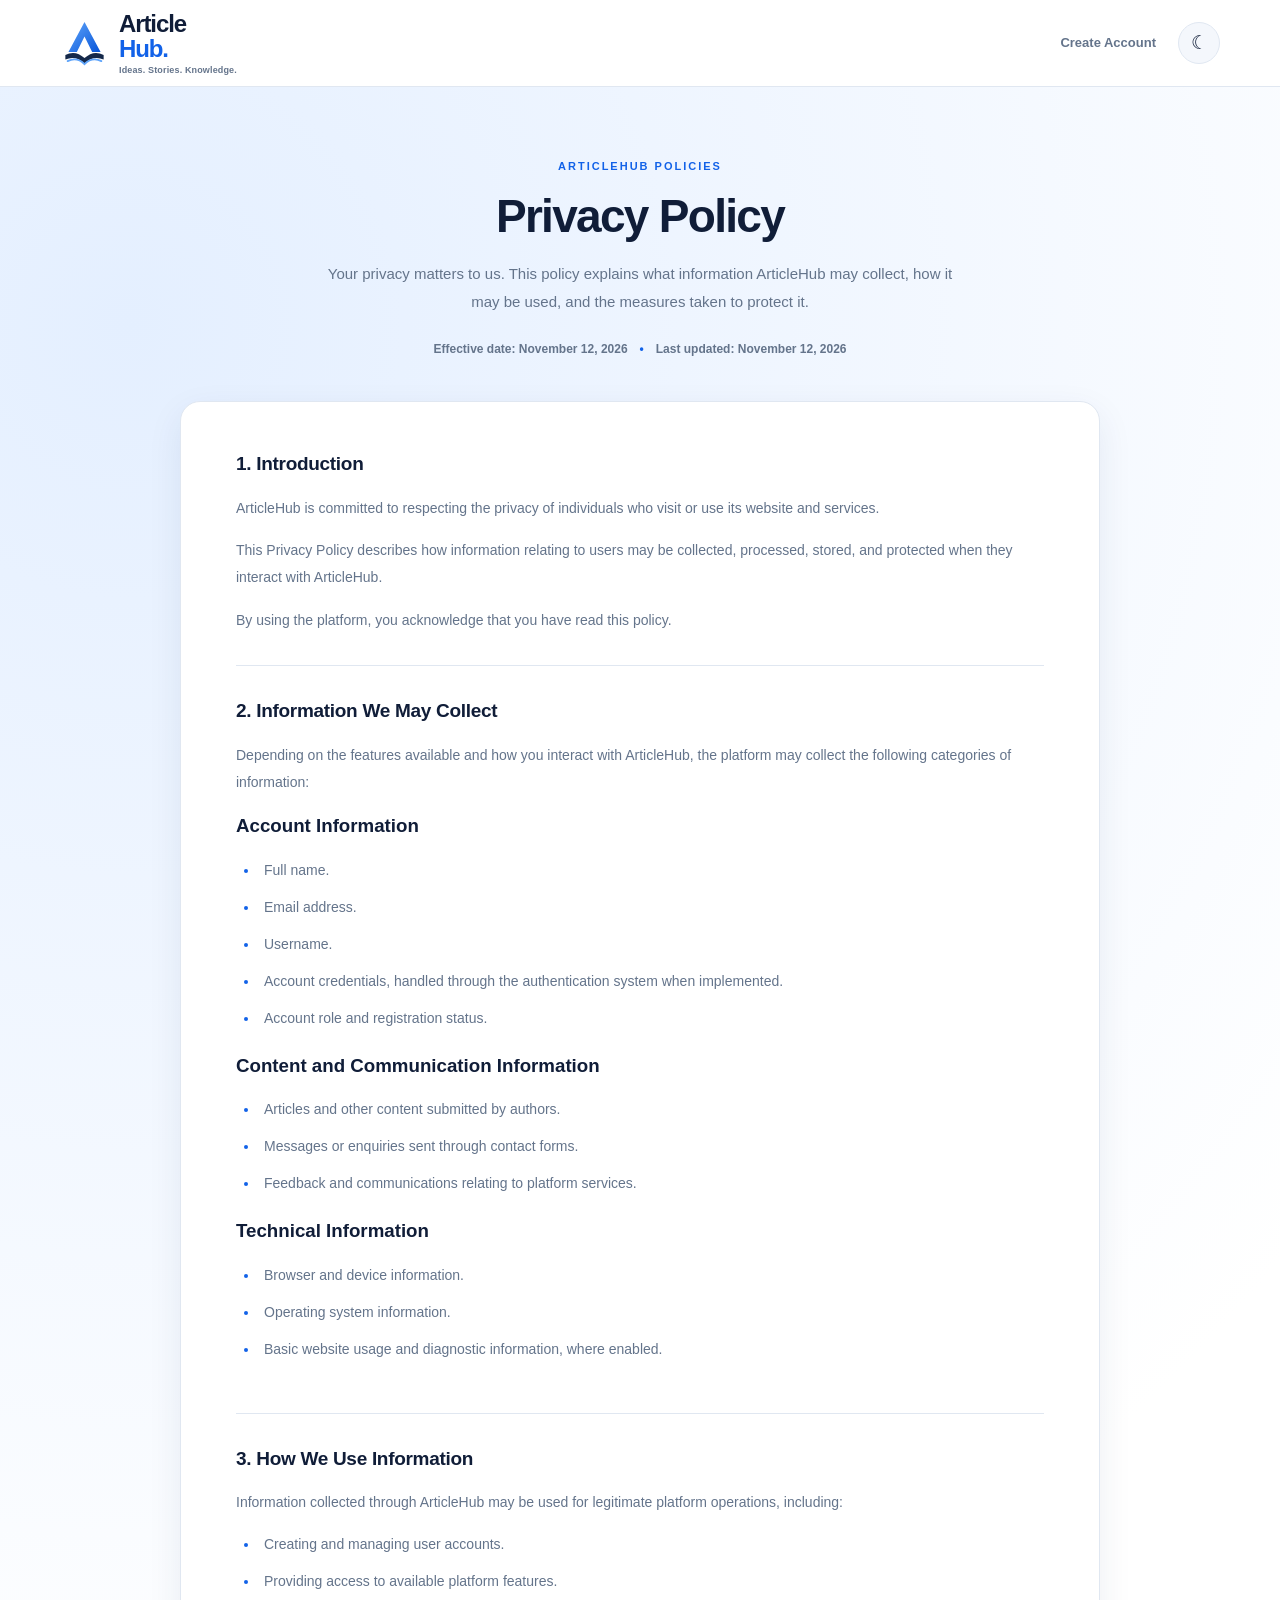
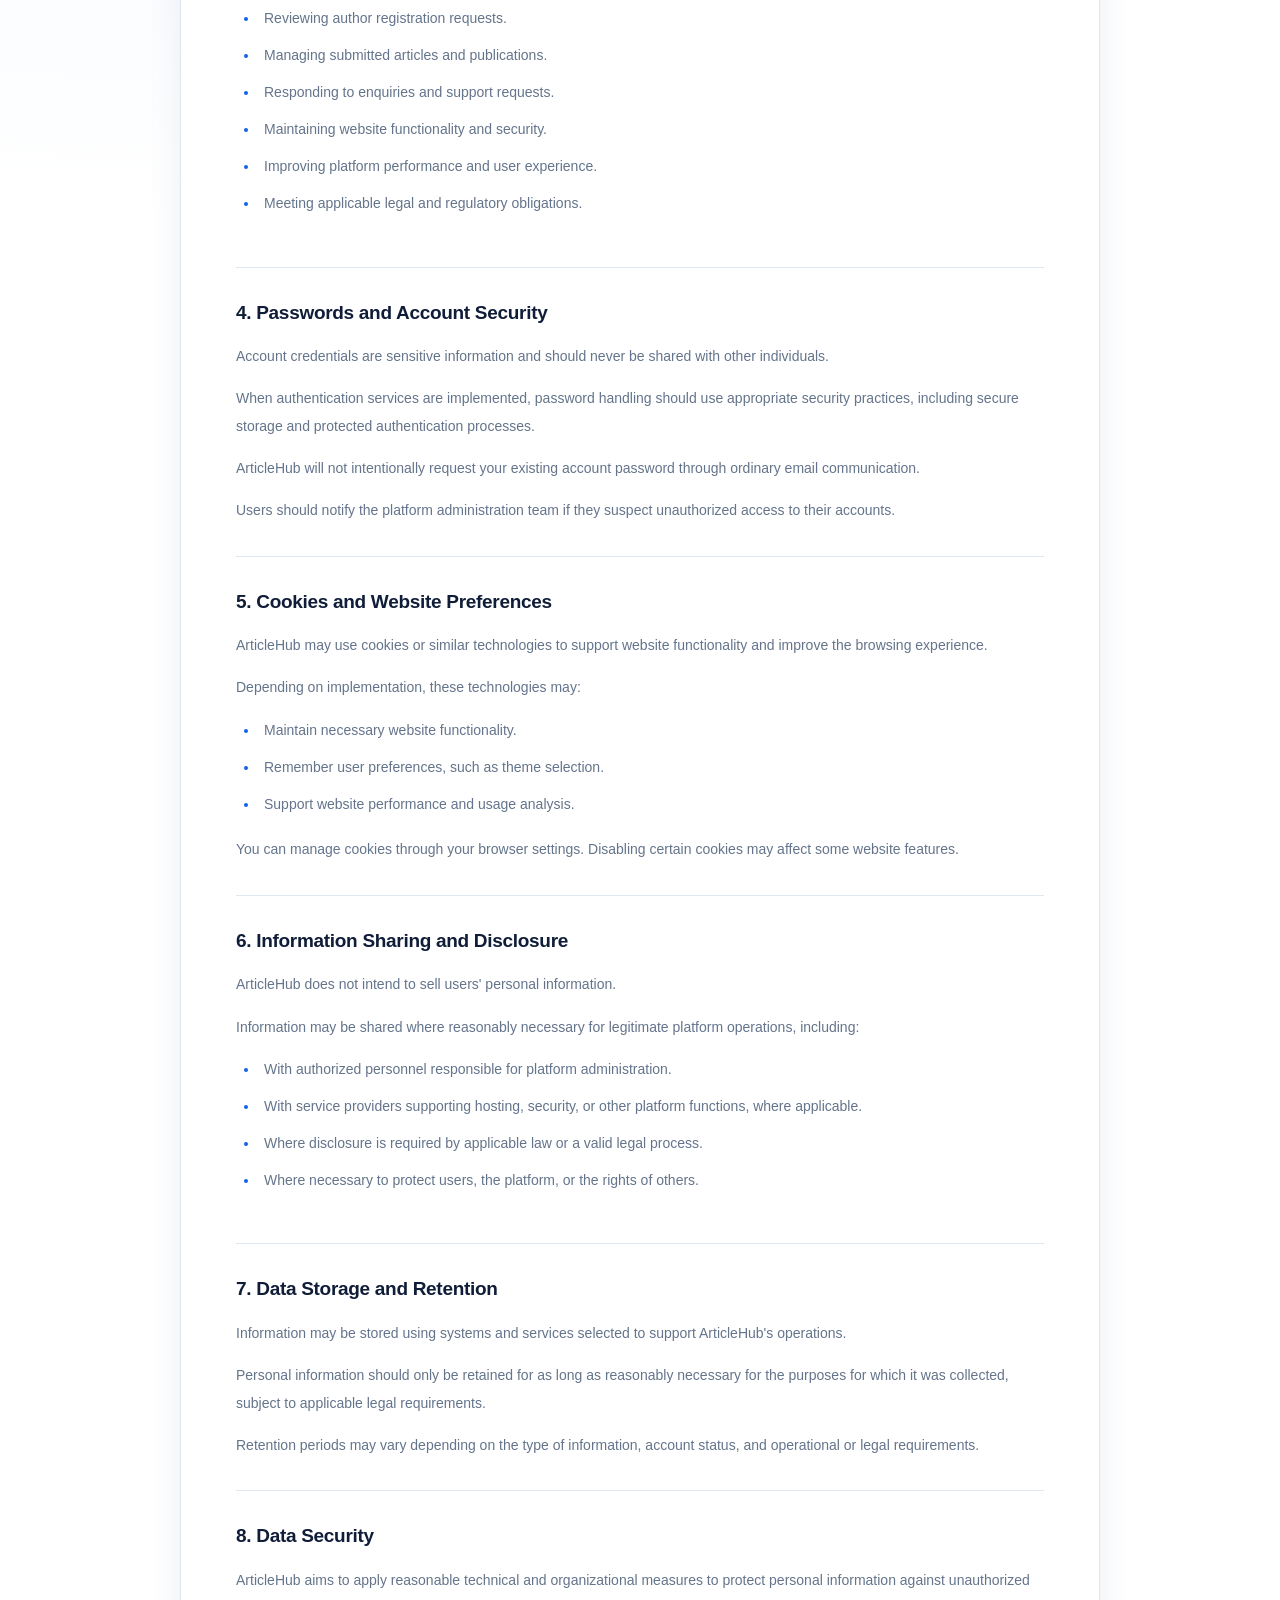
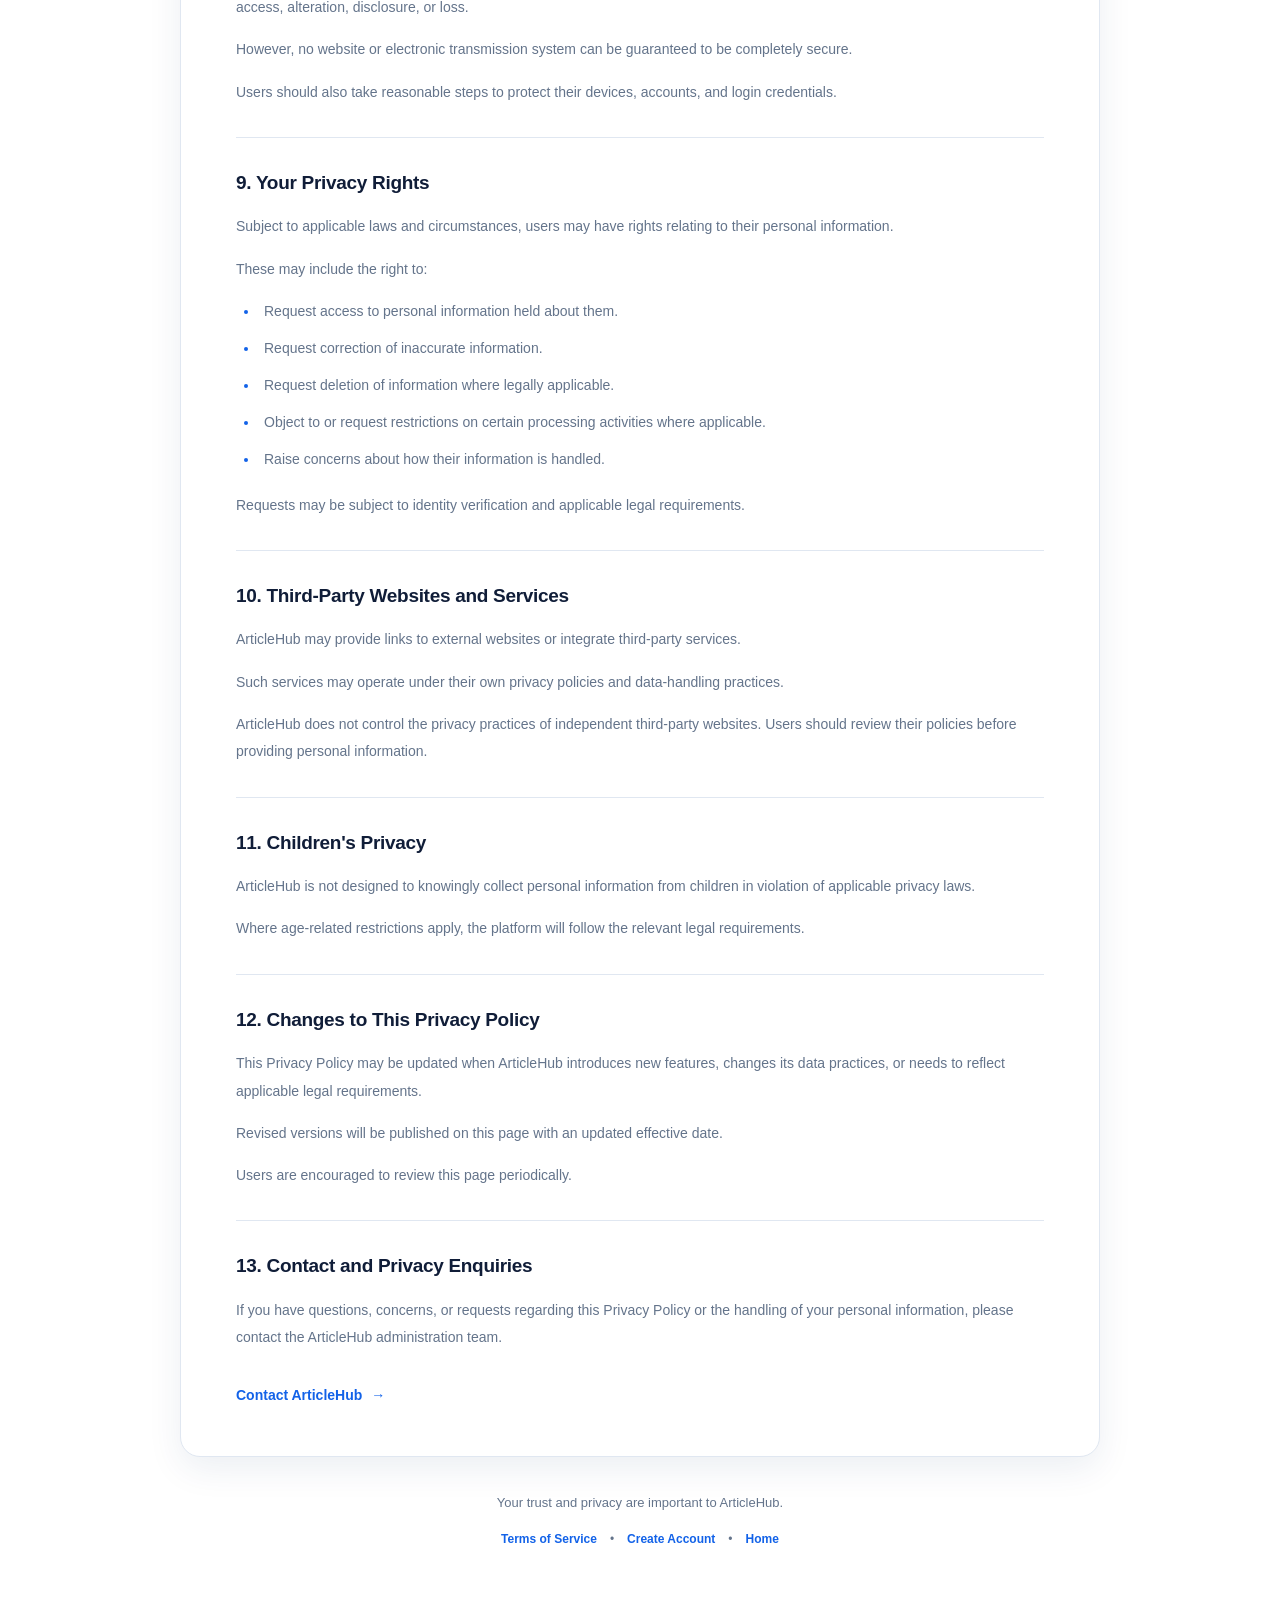
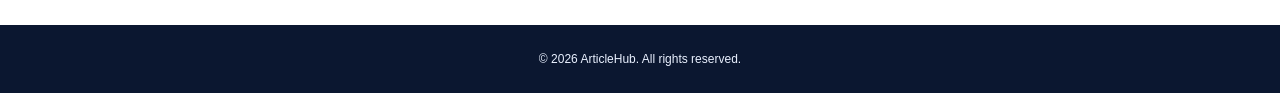
<file: privacy.html>
<!DOCTYPE html>
<html lang="en">

<head>
    <meta charset="UTF-8">
    <meta name="viewport" content="width=device-width, initial-scale=1.0">

    <meta name="description" content="Learn how ArticleHub collects, uses, and protects your personal information.">

    <title>Privacy Policy | ArticleHub</title>

    <link rel="stylesheet" href="css/style.css">
    <link rel="stylesheet" href="css/legal.css">
</head>

<body class="legal-page">

    <!-- HEADER -->
    <header class="legal-header">

        <div class="container legal-header-inner">

            <a href="index.html" class="brand" aria-label="ArticleHub home">

                <svg class="brand-icon" viewBox="0 0 64 64"
                     role="img" aria-label="ArticleHub logo">

                    <defs>
                        <linearGradient id="brandBlue" x1="0" y1="0"
                            x2="1" y2="1">

                            <stop offset="0%" stop-color="#60A5FA"/>
                            <stop offset="100%" stop-color="#0755D9"/>

                        </linearGradient>
                    </defs>

                    <path d="M32 4 L53 43 H42 L32 23 L22 43 H11 Z"
                          fill="url(#brandBlue)"/>

                    <path d="M7 47 Q20 40 32 51 Q44 40 57 47
                             L57 53 Q44 47 32 58 Q20 47 7 53 Z"
                          fill="#14284A"/>

                    <path d="M10 55 Q22 49 32 59 Q42 49 54 55"
                          fill="none" stroke="#60A5FA"
                          stroke-width="2.5" stroke-linecap="round"/>

                </svg>

                <span class="brand-text">
                    Article<span>Hub.</span>
                    <small>Ideas. Stories. Knowledge.</small>
                </span>

            </a>


            <div class="legal-header-actions">

                <a href="register.html" class="legal-header-link">
                    Create Account
                </a>

                <button
                    type="button"
                    class="theme-toggle"
                    id="theme-toggle"
                    aria-label="Toggle theme">

                    <span id="theme-icon" aria-hidden="true">☾</span>

                </button>

            </div>

        </div>

    </header>


    <!-- MAIN CONTENT -->
    <main class="legal-main">

        <div class="container legal-container">


            <!-- PAGE INTRODUCTION -->
            <section class="legal-hero">

                <span class="legal-eyebrow">
                    ARTICLEHUB POLICIES
                </span>

                <h1>Privacy Policy</h1>

                <p>
                    Your privacy matters to us. This policy explains
                    what information ArticleHub may collect, how it
                    may be used, and the measures taken to protect it.
                </p>

                <div class="legal-meta">

                    <span>Effective date: November 12, 2026</span>

                    <span class="legal-meta-divider">•</span>

                    <span>Last updated: November 12, 2026</span>

                </div>

            </section>


            <!-- PRIVACY DOCUMENT -->
            <article class="legal-document">


                <section class="legal-section">

                    <h2>1. Introduction</h2>

                    <p>
                        ArticleHub is committed to respecting the
                        privacy of individuals who visit or use
                        its website and services.
                    </p>

                    <p>
                        This Privacy Policy describes how information
                        relating to users may be collected, processed,
                        stored, and protected when they interact
                        with ArticleHub.
                    </p>

                    <p>
                        By using the platform, you acknowledge that
                        you have read this policy.
                    </p>

                </section>


                <section class="legal-section">

                    <h2>2. Information We May Collect</h2>

                    <p>
                        Depending on the features available and
                        how you interact with ArticleHub, the platform
                        may collect the following categories of information:
                    </p>

                    <h3>Account Information</h3>

                    <ul>
                        <li>Full name.</li>

                        <li>Email address.</li>

                        <li>Username.</li>

                        <li>Account credentials, handled through the authentication system when implemented.</li>

                        <li>Account role and registration status.</li>
                    </ul>

                    <h3>Content and Communication Information</h3>

                    <ul>
                        <li>Articles and other content submitted by authors.</li>

                        <li>Messages or enquiries sent through contact forms.</li>

                        <li>Feedback and communications relating to platform services.</li>
                    </ul>

                    <h3>Technical Information</h3>

                    <ul>
                        <li>Browser and device information.</li>

                        <li>Operating system information.</li>

                        <li>Basic website usage and diagnostic information, where enabled.</li>
                    </ul>

                </section>


                <section class="legal-section">

                    <h2>3. How We Use Information</h2>

                    <p>
                        Information collected through ArticleHub
                        may be used for legitimate platform operations,
                        including:
                    </p>

                    <ul>
                        <li>Creating and managing user accounts.</li>

                        <li>Providing access to available platform features.</li>

                        <li>Reviewing author registration requests.</li>

                        <li>Managing submitted articles and publications.</li>

                        <li>Responding to enquiries and support requests.</li>

                        <li>Maintaining website functionality and security.</li>

                        <li>Improving platform performance and user experience.</li>

                        <li>Meeting applicable legal and regulatory obligations.</li>
                    </ul>

                </section>


                <section class="legal-section">

                    <h2>4. Passwords and Account Security</h2>

                    <p>
                        Account credentials are sensitive information
                        and should never be shared with other individuals.
                    </p>

                    <p>
                        When authentication services are implemented,
                        password handling should use appropriate
                        security practices, including secure storage
                        and protected authentication processes.
                    </p>

                    <p>
                        ArticleHub will not intentionally request
                        your existing account password through
                        ordinary email communication.
                    </p>

                    <p>
                        Users should notify the platform administration
                        team if they suspect unauthorized access
                        to their accounts.
                    </p>

                </section>


                <section class="legal-section">

                    <h2>5. Cookies and Website Preferences</h2>

                    <p>
                        ArticleHub may use cookies or similar
                        technologies to support website functionality
                        and improve the browsing experience.
                    </p>

                    <p>Depending on implementation, these technologies may:</p>

                    <ul>
                        <li>Maintain necessary website functionality.</li>

                        <li>Remember user preferences, such as theme selection.</li>

                        <li>Support website performance and usage analysis.</li>
                    </ul>

                    <p>
                        You can manage cookies through your browser
                        settings. Disabling certain cookies may affect
                        some website features.
                    </p>

                </section>


                <section class="legal-section">

                    <h2>6. Information Sharing and Disclosure</h2>

                    <p>
                        ArticleHub does not intend to sell users'
                        personal information.
                    </p>

                    <p>
                        Information may be shared where reasonably
                        necessary for legitimate platform operations,
                        including:
                    </p>

                    <ul>
                        <li>With authorized personnel responsible for platform administration.</li>

                        <li>With service providers supporting hosting, security, or other platform functions, where applicable.</li>

                        <li>Where disclosure is required by applicable law or a valid legal process.</li>

                        <li>Where necessary to protect users, the platform, or the rights of others.</li>
                    </ul>

                </section>


                <section class="legal-section">

                    <h2>7. Data Storage and Retention</h2>

                    <p>
                        Information may be stored using systems
                        and services selected to support ArticleHub's
                        operations.
                    </p>

                    <p>
                        Personal information should only be retained
                        for as long as reasonably necessary for the
                        purposes for which it was collected, subject
                        to applicable legal requirements.
                    </p>

                    <p>
                        Retention periods may vary depending on the
                        type of information, account status, and
                        operational or legal requirements.
                    </p>

                </section>


                <section class="legal-section">

                    <h2>8. Data Security</h2>

                    <p>
                        ArticleHub aims to apply reasonable technical
                        and organizational measures to protect
                        personal information against unauthorized
                        access, alteration, disclosure, or loss.
                    </p>

                    <p>
                        However, no website or electronic transmission
                        system can be guaranteed to be completely secure.
                    </p>

                    <p>
                        Users should also take reasonable steps to
                        protect their devices, accounts, and login
                        credentials.
                    </p>

                </section>


                <section class="legal-section">

                    <h2>9. Your Privacy Rights</h2>

                    <p>
                        Subject to applicable laws and circumstances,
                        users may have rights relating to their
                        personal information.
                    </p>

                    <p>These may include the right to:</p>

                    <ul>
                        <li>Request access to personal information held about them.</li>

                        <li>Request correction of inaccurate information.</li>

                        <li>Request deletion of information where legally applicable.</li>

                        <li>Object to or request restrictions on certain processing activities where applicable.</li>

                        <li>Raise concerns about how their information is handled.</li>
                    </ul>

                    <p>
                        Requests may be subject to identity verification
                        and applicable legal requirements.
                    </p>

                </section>


                <section class="legal-section">

                    <h2>10. Third-Party Websites and Services</h2>

                    <p>
                        ArticleHub may provide links to external
                        websites or integrate third-party services.
                    </p>

                    <p>
                        Such services may operate under their own
                        privacy policies and data-handling practices.
                    </p>

                    <p>
                        ArticleHub does not control the privacy
                        practices of independent third-party websites.
                        Users should review their policies before
                        providing personal information.
                    </p>

                </section>


                <section class="legal-section">

                    <h2>11. Children's Privacy</h2>

                    <p>
                        ArticleHub is not designed to knowingly
                        collect personal information from children
                        in violation of applicable privacy laws.
                    </p>

                    <p>
                        Where age-related restrictions apply,
                        the platform will follow the relevant
                        legal requirements.
                    </p>

                </section>


                <section class="legal-section">

                    <h2>12. Changes to This Privacy Policy</h2>

                    <p>
                        This Privacy Policy may be updated when
                        ArticleHub introduces new features, changes
                        its data practices, or needs to reflect
                        applicable legal requirements.
                    </p>

                    <p>
                        Revised versions will be published on this
                        page with an updated effective date.
                    </p>

                    <p>
                        Users are encouraged to review this page
                        periodically.
                    </p>

                </section>


                <section class="legal-section">

                    <h2>13. Contact and Privacy Enquiries</h2>

                    <p>
                        If you have questions, concerns, or requests
                        regarding this Privacy Policy or the handling
                        of your personal information, please contact
                        the ArticleHub administration team.
                    </p>

                    <a href="contact.html" class="legal-contact-link">
                        Contact ArticleHub
                        <span aria-hidden="true">→</span>
                    </a>

                </section>


            </article>


            <!-- DOCUMENT FOOTER -->
            <div class="legal-document-footer">

                <p>
                    Your trust and privacy are important to ArticleHub.
                </p>

                <div class="legal-footer-links">

                    <a href="terms.html">Terms of Service</a>

                    <span>•</span>

                    <a href="register.html">Create Account</a>

                    <span>•</span>

                    <a href="index.html">Home</a>

                </div>

            </div>


        </div>

    </main>


    <!-- FOOTER -->
    <footer class="legal-site-footer">

        <div class="container">

            <p>
                &copy; <span id="current-year"></span>
                ArticleHub. All rights reserved.
            </p>

        </div>

    </footer>


    <!-- SCRIPTS -->
    <script src="js/main.js"></script>

</body>

</html>
</file>
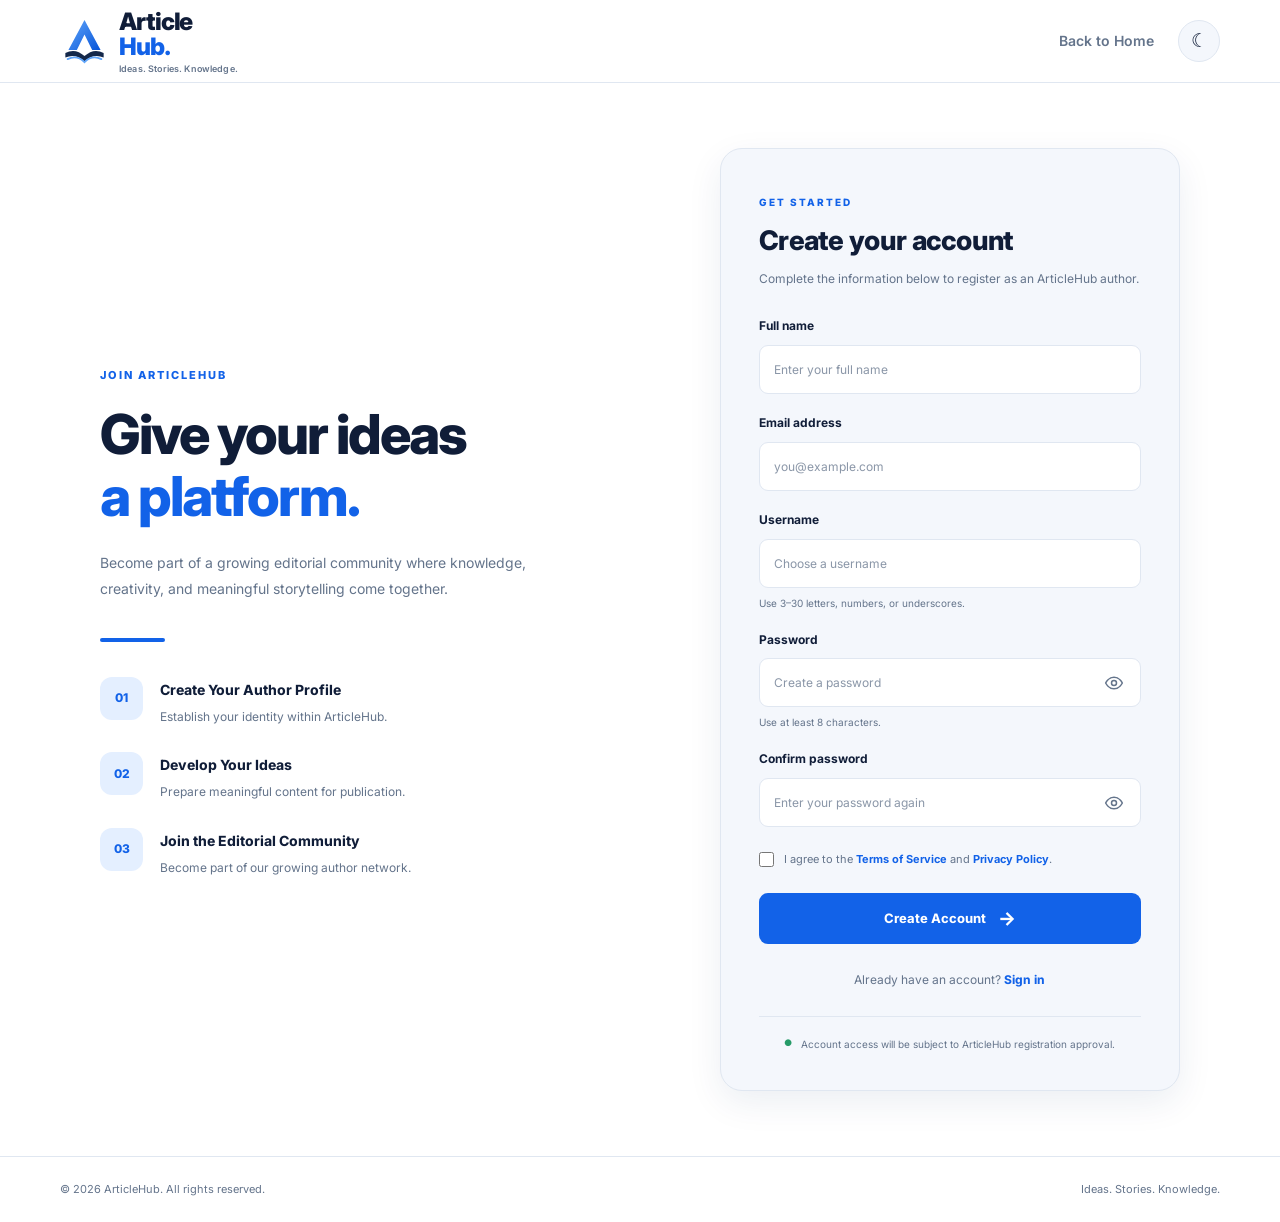
<file: register.html>
<!DOCTYPE html>
<html lang="en">

<head>
    <meta charset="UTF-8">
    <meta name="viewport" content="width=device-width, initial-scale=1.0">

    <meta name="description" content="Create your ArticleHub author account and join our editorial community.">

    <title>Create Account | ArticleHub</title>

    <!-- Google Fonts -->
    <link rel="preconnect" href="https://fonts.googleapis.com">
    <link rel="preconnect" href="https://fonts.gstatic.com" crossorigin>
    <link href="https://fonts.googleapis.com/css2?family=Inter:wght@400;500;600;700;800&display=swap" rel="stylesheet">

    <!-- Global Styles -->
    <link rel="stylesheet" href="css/style.css">

    <!-- Registration Styles -->
    <link rel="stylesheet" href="css/register.css">
</head>

<body class="register-page">

    <!-- HEADER -->
    <header class="register-header">

        <div class="container register-header-container">

            <!-- ARTICLEHUB BRAND -->
            <a href="index.html" class="brand" aria-label="ArticleHub home">

                <svg class="brand-icon"
                     viewBox="0 0 64 64"
                     role="img"
                     aria-label="ArticleHub logo">

                    <defs>
                        <linearGradient id="brandBlue"
                                        x1="0" y1="0"
                                        x2="1" y2="1">

                            <stop offset="0%" stop-color="#60A5FA"/>
                            <stop offset="100%" stop-color="#0755D9"/>

                        </linearGradient>
                    </defs>

                    <path d="M32 4 L53 43 H42 L32 23 L22 43 H11 Z"
                          fill="url(#brandBlue)"/>

                    <path d="M7 47 Q20 40 32 51 Q44 40 57 47
                             L57 53 Q44 47 32 58 Q20 47 7 53 Z"
                          fill="#14284A"/>

                    <path d="M10 55 Q22 49 32 59 Q42 49 54 55"
                          fill="none"
                          stroke="#60A5FA"
                          stroke-width="2.5"
                          stroke-linecap="round"/>

                </svg>

                <span class="brand-text">
                    Article<span>Hub.</span>
                    <small>Ideas. Stories. Knowledge.</small>
                </span>

            </a>


            <!-- HEADER ACTIONS -->
            <div class="register-header-actions">

                <a href="index.html" class="register-home-link">
                    Back to Home
                </a>

                <button
                    type="button"
                    class="theme-toggle"
                    id="theme-toggle"
                    aria-label="Switch theme">

                    <span id="theme-icon" aria-hidden="true">◐</span>

                </button>

            </div>

        </div>

    </header>


    <!-- MAIN CONTENT -->
    <main class="register-main">

        <div class="container register-container">


            <!-- INTRODUCTION -->
            <section class="register-intro">

                <span class="register-eyebrow">
                    JOIN ARTICLEHUB
                </span>

                <h1>
                    Give your ideas
                    <span>a platform.</span>
                </h1>

                <p>
                    Become part of a growing editorial community
                    where knowledge, creativity, and meaningful
                    storytelling come together.
                </p>

                <div class="register-intro-divider"></div>


                <!-- REGISTRATION BENEFITS -->
                <div class="register-benefits">

                    <div class="register-benefit">

                        <span class="register-benefit-number">01</span>

                        <div>
                            <h3>Create Your Author Profile</h3>
                            <p>Establish your identity within ArticleHub.</p>
                        </div>

                    </div>


                    <div class="register-benefit">

                        <span class="register-benefit-number">02</span>

                        <div>
                            <h3>Develop Your Ideas</h3>
                            <p>Prepare meaningful content for publication.</p>
                        </div>

                    </div>


                    <div class="register-benefit">

                        <span class="register-benefit-number">03</span>

                        <div>
                            <h3>Join the Editorial Community</h3>
                            <p>Become part of our growing author network.</p>
                        </div>

                    </div>

                </div>

            </section>



            <!-- REGISTRATION FORM -->
            <section class="register-form-section">

                <div class="register-card">


                    <!-- FORM HEADING -->
                    <div class="register-card-heading">

                        <span class="register-card-label">
                            GET STARTED
                        </span>

                        <h2>Create your account</h2>

                        <p>
                            Complete the information below to register
                            as an ArticleHub author.
                        </p>

                    </div>



                    <form id="register-form" novalidate>


                        <!-- FULL NAME -->
                        <div class="register-form-group">

                            <label for="register-name">
                                Full name
                            </label>

                            <input
                                type="text"
                                id="register-name"
                                name="fullName"
                                placeholder="Enter your full name"
                                autocomplete="name"
                                maxlength="80"
                                required>

                        </div>



                        <!-- EMAIL -->
                        <div class="register-form-group">

                            <label for="register-email">
                                Email address
                            </label>

                            <input
                                type="email"
                                id="register-email"
                                name="email"
                                placeholder="you@example.com"
                                autocomplete="email"
                                maxlength="254"
                                required>

                        </div>



                        <!-- USERNAME -->
                        <div class="register-form-group">

                            <label for="register-username">
                                Username
                            </label>

                            <input
                                type="text"
                                id="register-username"
                                name="username"
                                placeholder="Choose a username"
                                autocomplete="username"
                                minlength="3"
                                maxlength="30"
                                pattern="[A-Za-z0-9_]+"
                                required>

                            <small class="field-hint">
                                Use 3–30 letters, numbers, or underscores.
                            </small>

                        </div>



                        <!-- PASSWORD -->
                        <div class="register-form-group">

                            <label for="register-password">
                                Password
                            </label>

                            <div class="register-password-wrapper">

                                <input
                                    type="password"
                                    id="register-password"
                                    name="password"
                                    placeholder="Create a password"
                                    autocomplete="new-password"
                                    minlength="8"
                                    required>

                                <button
                                    type="button"
                                    class="register-password-toggle"
                                    data-password-target="register-password"
                                    aria-label="Show password"
                                    aria-pressed="false">

                                    <svg
                                        viewBox="0 0 24 24"
                                        width="20"
                                        height="20"
                                        fill="none"
                                        stroke="currentColor"
                                        stroke-width="1.8"
                                        stroke-linecap="round"
                                        stroke-linejoin="round"
                                        aria-hidden="true">

                                        <path d="M2 12s3.5-7 10-7 10 7 10 7-3.5 7-10 7-10-7-10-7z"/>

                                        <circle cx="12" cy="12" r="3"/>

                                    </svg>

                                </button>

                            </div>

                            <small class="field-hint">
                                Use at least 8 characters.
                            </small>

                        </div>



                        <!-- CONFIRM PASSWORD -->
                        <div class="register-form-group">

                            <label for="register-confirm-password">
                                Confirm password
                            </label>

                            <div class="register-password-wrapper">

                                <input
                                    type="password"
                                    id="register-confirm-password"
                                    name="confirmPassword"
                                    placeholder="Enter your password again"
                                    autocomplete="new-password"
                                    minlength="8"
                                    required>

                                <button
                                    type="button"
                                    class="register-password-toggle"
                                    data-password-target="register-confirm-password"
                                    aria-label="Show password"
                                    aria-pressed="false">

                                    <svg
                                        viewBox="0 0 24 24"
                                        width="20"
                                        height="20"
                                        fill="none"
                                        stroke="currentColor"
                                        stroke-width="1.8"
                                        stroke-linecap="round"
                                        stroke-linejoin="round"
                                        aria-hidden="true">

                                        <path d="M2 12s3.5-7 10-7 10 7 10 7-3.5 7-10 7-10-7-10-7z"/>

                                        <circle cx="12" cy="12" r="3"/>

                                    </svg>

                                </button>

                            </div>

                        </div>



                        <!-- TERMS -->
                        <div class="register-terms">

                            <label for="register-terms">

                                <input
                                    type="checkbox"
                                    id="register-terms"
                                    name="terms"
                                    required>

                                <span>
                                    I agree to the
                                    <a href="terms.html">Terms of Service</a>
                                    and
                                    <a href="privacy.html">Privacy Policy</a>.
                                </span>

                            </label>

                        </div>



                        <!-- FEEDBACK -->
                        <div
                            id="register-message"
                            class="register-message"
                            role="status"
                            aria-live="polite">
                        </div>



                        <!-- SUBMIT -->
                        <button
                            type="submit"
                            id="register-submit"
                            class="register-submit-button">

                            <span>Create Account</span>

                            <span aria-hidden="true">→</span>

                        </button>


                    </form>



                    <!-- LOGIN LINK -->
                    <div class="register-login-link">

                        <p>
                            Already have an account?

                            <a href="login.html">
                                Sign in
                            </a>
                        </p>

                    </div>



                    <!-- FOOTNOTE -->
                    <div class="register-security-note">

                        <span aria-hidden="true">●</span>

                        <p>
                            Account access will be subject to
                            ArticleHub registration approval.
                        </p>

                    </div>


                </div>

            </section>

        </div>

    </main>



    <!-- FOOTER -->
    <footer class="register-footer">

        <div class="container register-footer-container">

            <p>
                © <span id="current-year"></span>
                ArticleHub. All rights reserved.
            </p>

            <p>
                Ideas. Stories. Knowledge.
            </p>

        </div>

    </footer>



    <!-- JAVASCRIPT -->
    <script src="js/main.js"></script>

    <script src="js/register.js"></script>

</body>

</html>
</file>
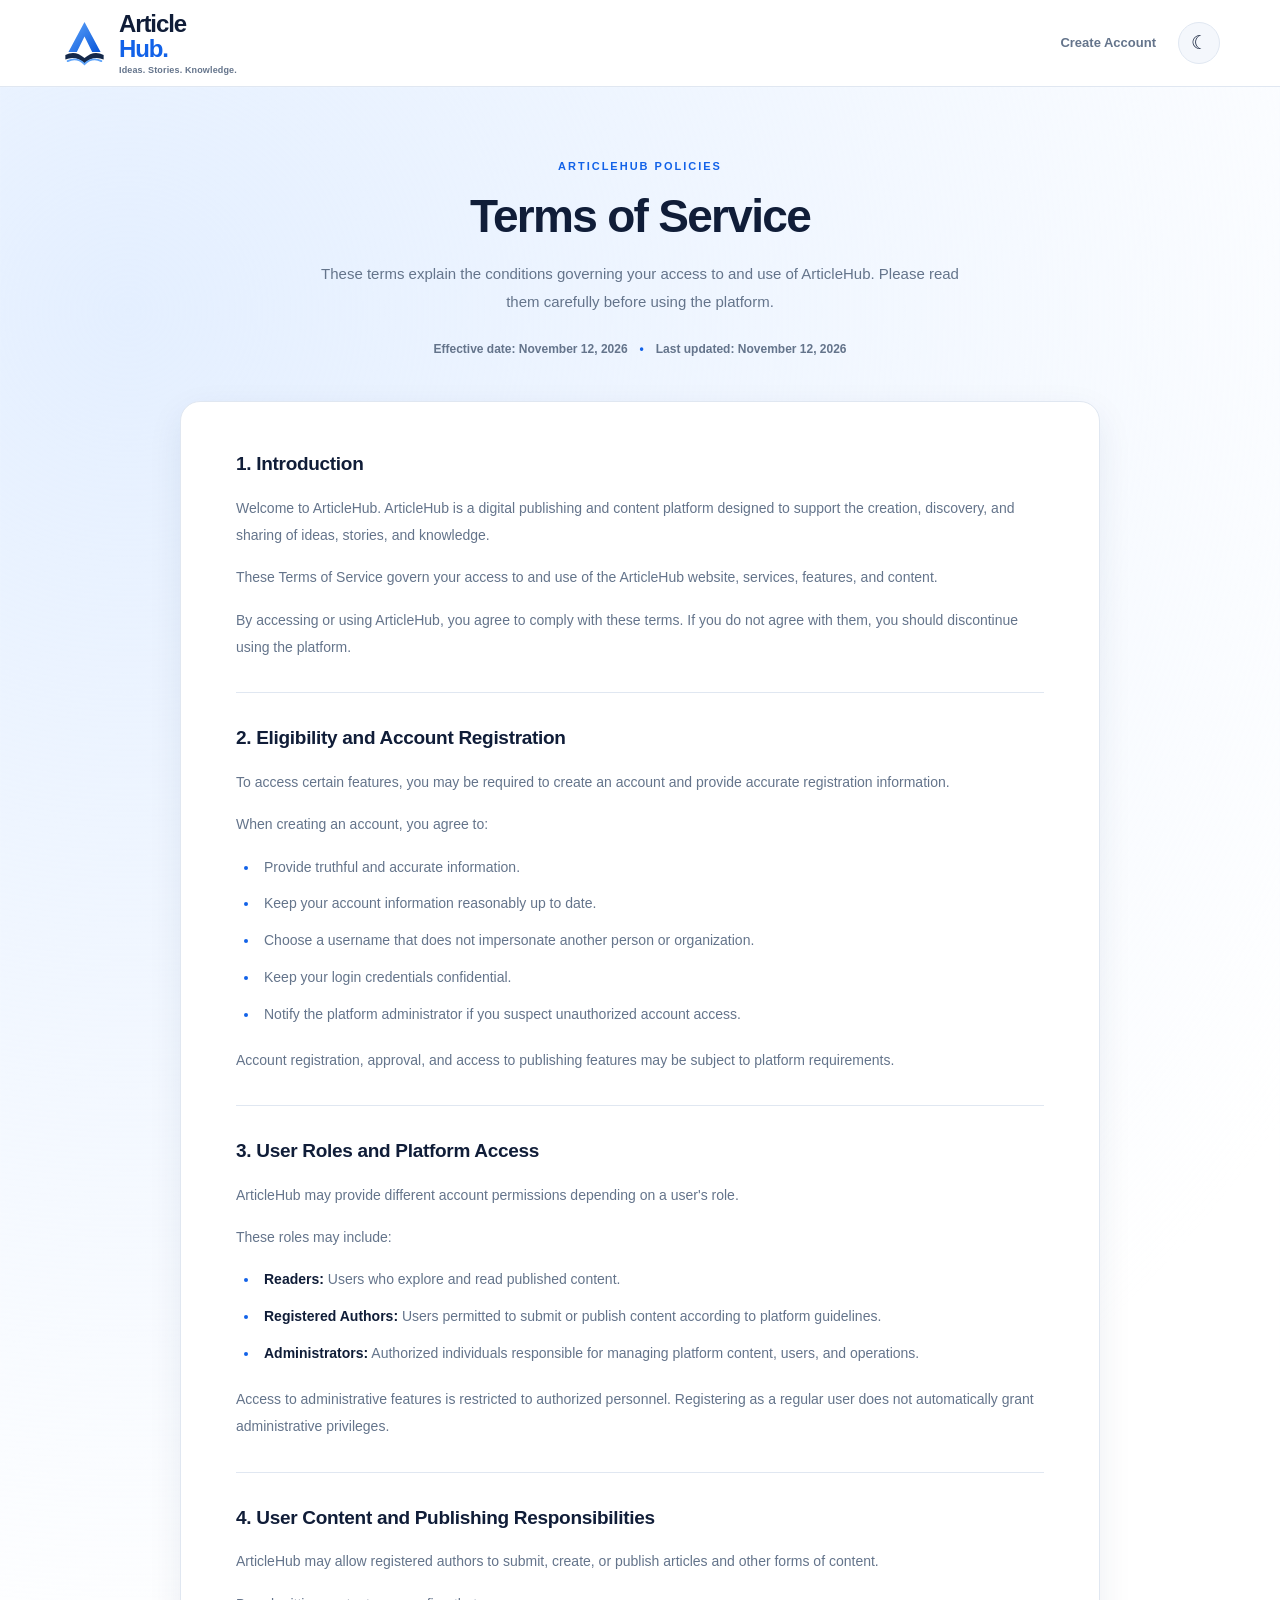
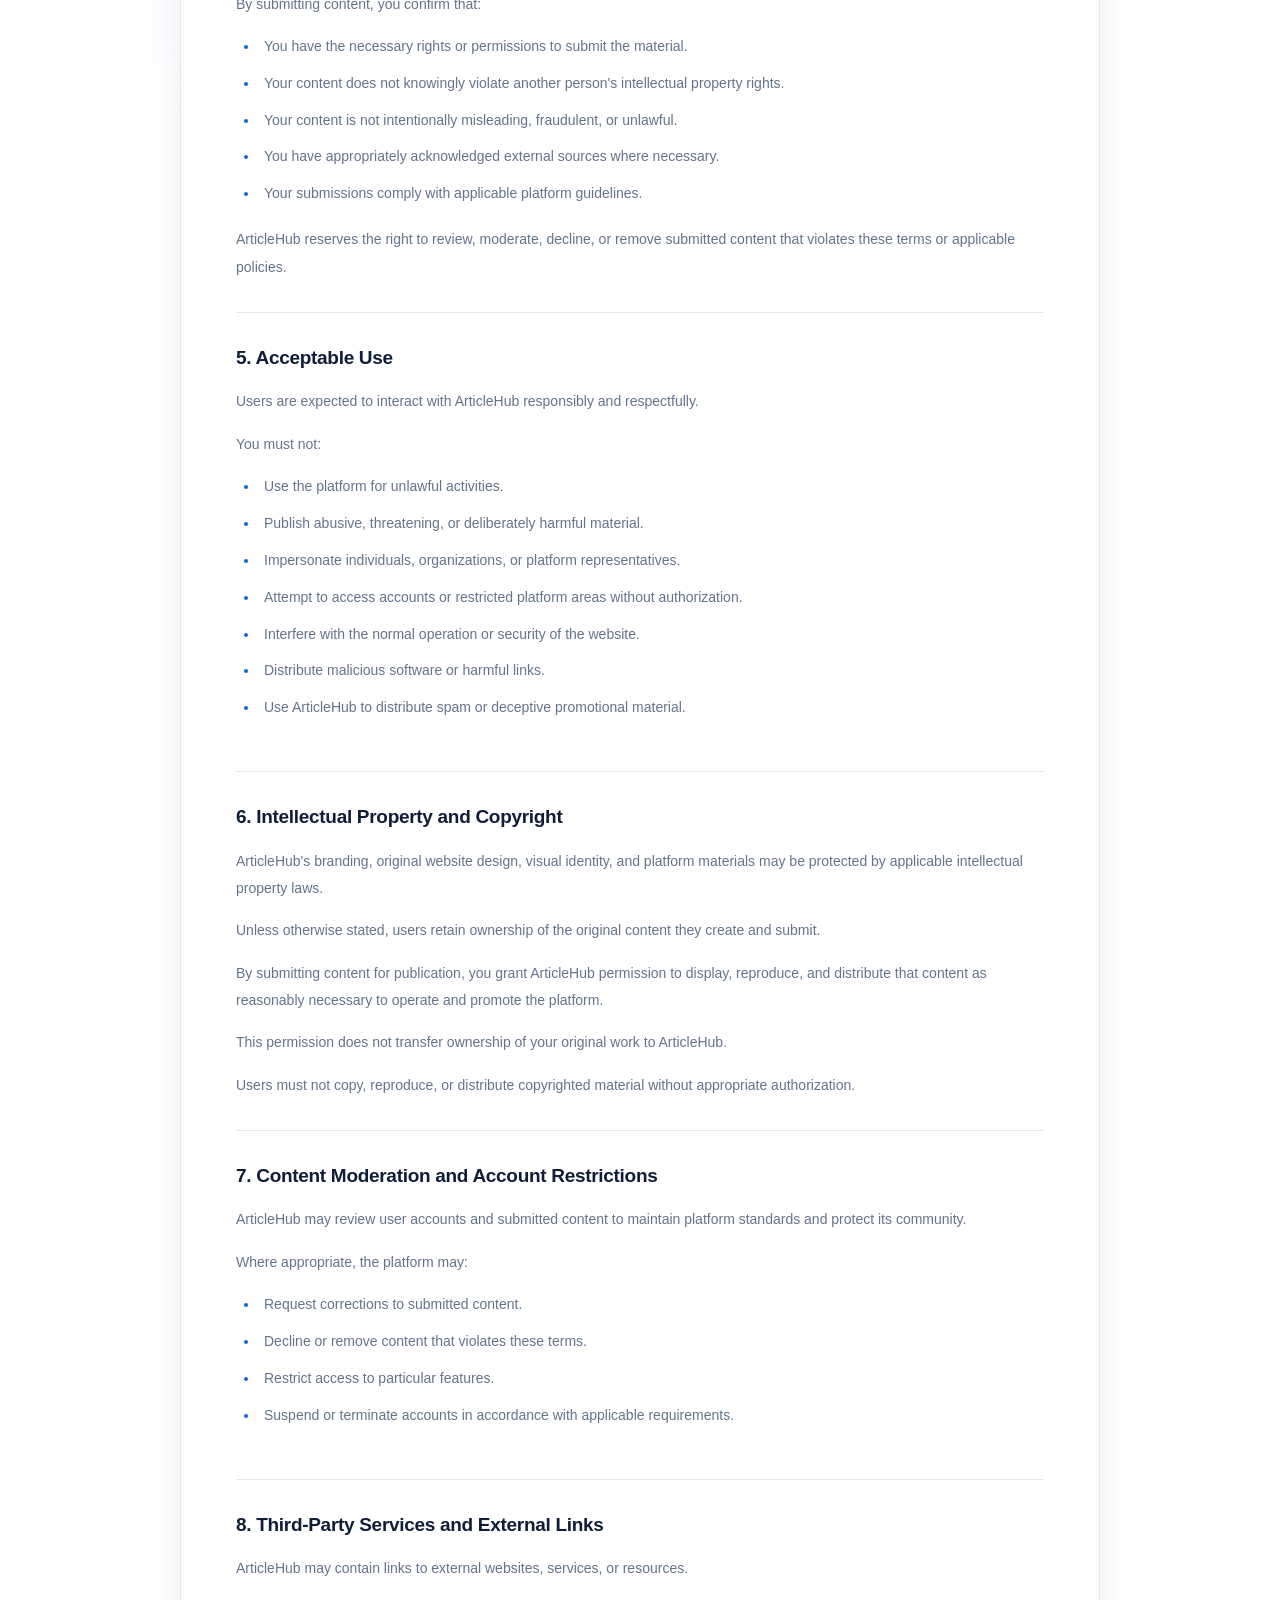
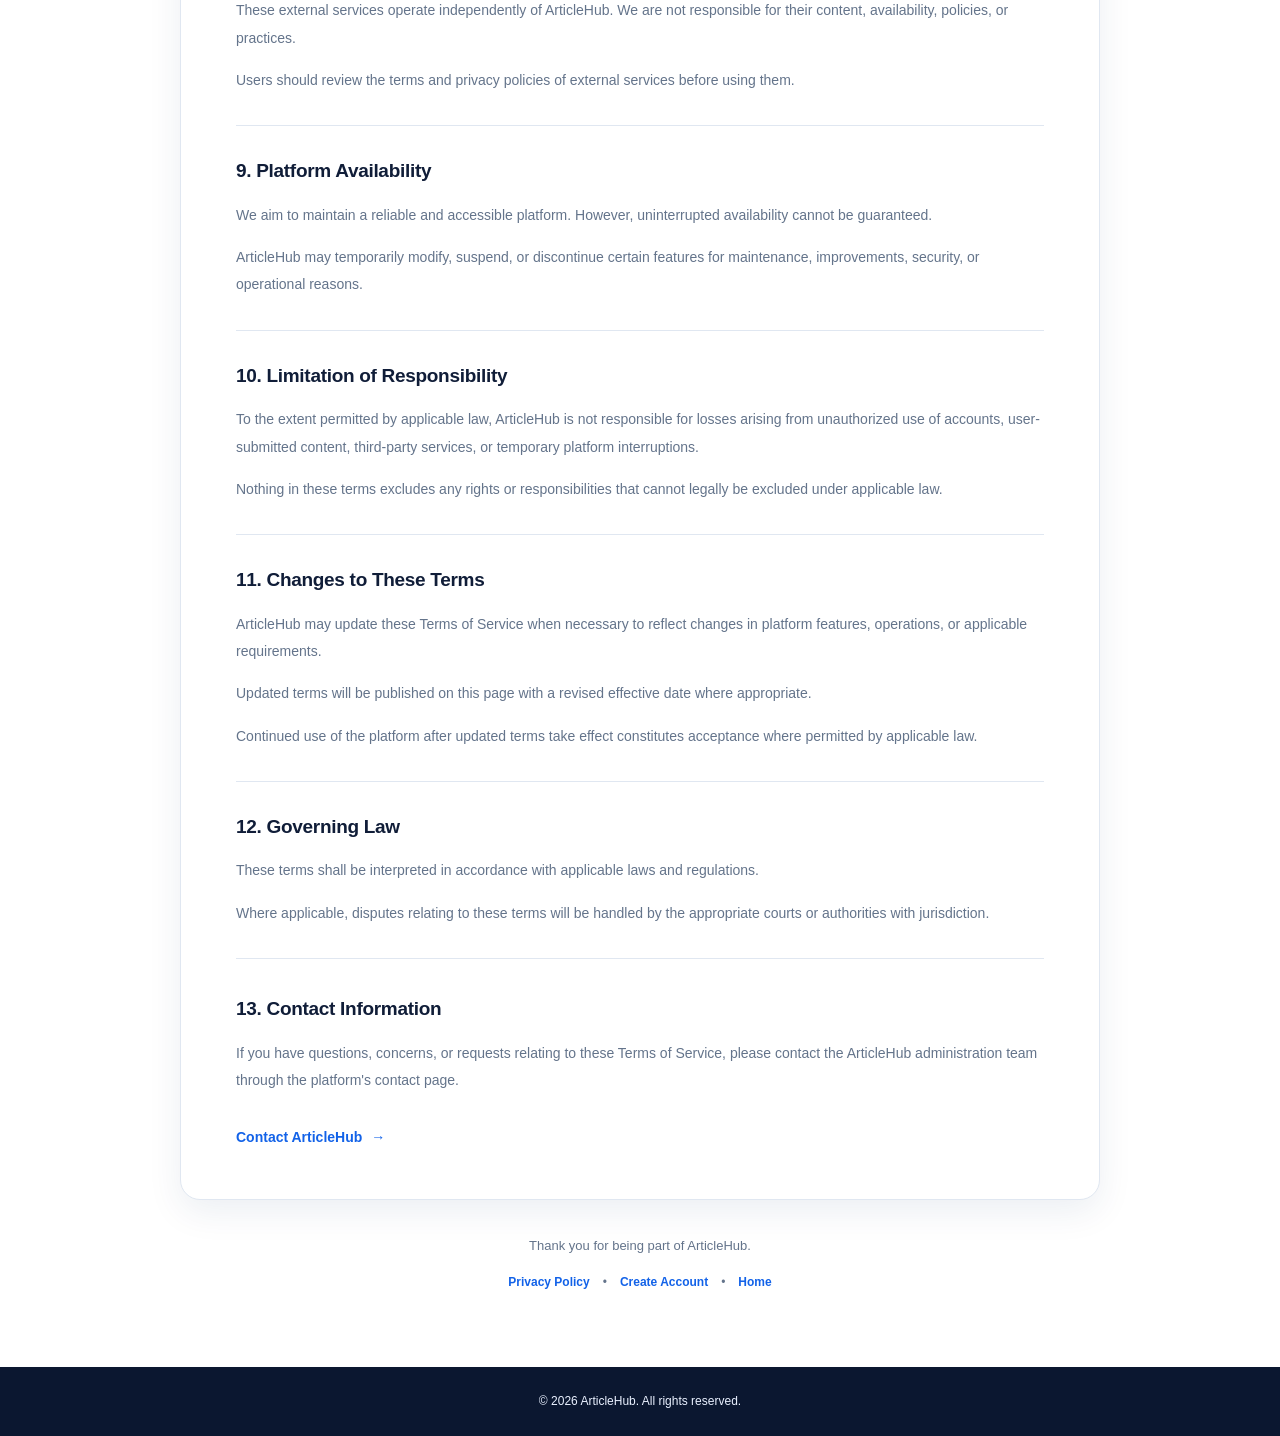
<file: terms.html>
<!DOCTYPE html>
<html lang="en">

<head>
    <meta charset="UTF-8">
    <meta name="viewport" content="width=device-width, initial-scale=1.0">

    <meta name="description" content="Read the Terms of Service governing the use of ArticleHub.">

    <title>Terms of Service | ArticleHub</title>

    <link rel="stylesheet" href="css/style.css">
    <link rel="stylesheet" href="css/legal.css">
</head>

<body class="legal-page">

    <!-- HEADER -->
    <header class="legal-header">

        <div class="container legal-header-inner">

            <a href="index.html" class="brand" aria-label="ArticleHub home">

                <svg class="brand-icon" viewBox="0 0 64 64"
                     role="img" aria-label="ArticleHub logo">

                    <defs>
                        <linearGradient id="brandBlue" x1="0" y1="0"
                            x2="1" y2="1">

                            <stop offset="0%" stop-color="#60A5FA"/>
                            <stop offset="100%" stop-color="#0755D9"/>

                        </linearGradient>
                    </defs>

                    <path d="M32 4 L53 43 H42 L32 23 L22 43 H11 Z"
                          fill="url(#brandBlue)"/>

                    <path d="M7 47 Q20 40 32 51 Q44 40 57 47
                             L57 53 Q44 47 32 58 Q20 47 7 53 Z"
                          fill="#14284A"/>

                    <path d="M10 55 Q22 49 32 59 Q42 49 54 55"
                          fill="none" stroke="#60A5FA"
                          stroke-width="2.5" stroke-linecap="round"/>

                </svg>

                <span class="brand-text">
                    Article<span>Hub.</span>
                    <small>Ideas. Stories. Knowledge.</small>
                </span>

            </a>


            <div class="legal-header-actions">

                <a href="register.html" class="legal-header-link">
                    Create Account
                </a>

                <button
                    type="button"
                    class="theme-toggle"
                    id="theme-toggle"
                    aria-label="Toggle theme">

                    <span id="theme-icon" aria-hidden="true">☾</span>

                </button>

            </div>

        </div>

    </header>


    <!-- MAIN CONTENT -->
    <main class="legal-main">

        <div class="container legal-container">


            <!-- PAGE INTRODUCTION -->
            <section class="legal-hero">

                <span class="legal-eyebrow">
                    ARTICLEHUB POLICIES
                </span>

                <h1>Terms of Service</h1>

                <p>
                    These terms explain the conditions governing
                    your access to and use of ArticleHub.
                    Please read them carefully before using the platform.
                </p>

                <div class="legal-meta">

                    <span>Effective date: November 12, 2026</span>

                    <span class="legal-meta-divider">•</span>

                    <span>Last updated: November 12, 2026</span>

                </div>

            </section>


            <!-- LEGAL DOCUMENT -->
            <article class="legal-document">


                <section class="legal-section">

                    <h2>1. Introduction</h2>

                    <p>
                        Welcome to ArticleHub. ArticleHub is a digital
                        publishing and content platform designed to
                        support the creation, discovery, and sharing
                        of ideas, stories, and knowledge.
                    </p>

                    <p>
                        These Terms of Service govern your access to
                        and use of the ArticleHub website, services,
                        features, and content.
                    </p>

                    <p>
                        By accessing or using ArticleHub, you agree
                        to comply with these terms. If you do not agree
                        with them, you should discontinue using the platform.
                    </p>

                </section>


                <section class="legal-section">

                    <h2>2. Eligibility and Account Registration</h2>

                    <p>
                        To access certain features, you may be required
                        to create an account and provide accurate
                        registration information.
                    </p>

                    <p>When creating an account, you agree to:</p>

                    <ul>
                        <li>Provide truthful and accurate information.</li>

                        <li>Keep your account information reasonably up to date.</li>

                        <li>Choose a username that does not impersonate another person or organization.</li>

                        <li>Keep your login credentials confidential.</li>

                        <li>Notify the platform administrator if you suspect unauthorized account access.</li>
                    </ul>

                    <p>
                        Account registration, approval, and access to
                        publishing features may be subject to platform
                        requirements.
                    </p>

                </section>


                <section class="legal-section">

                    <h2>3. User Roles and Platform Access</h2>

                    <p>
                        ArticleHub may provide different account
                        permissions depending on a user's role.
                    </p>

                    <p>These roles may include:</p>

                    <ul>
                        <li><strong>Readers:</strong> Users who explore and read published content.</li>

                        <li><strong>Registered Authors:</strong> Users permitted to submit or publish content according to platform guidelines.</li>

                        <li><strong>Administrators:</strong> Authorized individuals responsible for managing platform content, users, and operations.</li>
                    </ul>

                    <p>
                        Access to administrative features is restricted
                        to authorized personnel. Registering as a regular
                        user does not automatically grant administrative
                        privileges.
                    </p>

                </section>


                <section class="legal-section">

                    <h2>4. User Content and Publishing Responsibilities</h2>

                    <p>
                        ArticleHub may allow registered authors to
                        submit, create, or publish articles and other
                        forms of content.
                    </p>

                    <p>
                        By submitting content, you confirm that:
                    </p>

                    <ul>
                        <li>You have the necessary rights or permissions to submit the material.</li>

                        <li>Your content does not knowingly violate another person's intellectual property rights.</li>

                        <li>Your content is not intentionally misleading, fraudulent, or unlawful.</li>

                        <li>You have appropriately acknowledged external sources where necessary.</li>

                        <li>Your submissions comply with applicable platform guidelines.</li>
                    </ul>

                    <p>
                        ArticleHub reserves the right to review,
                        moderate, decline, or remove submitted content
                        that violates these terms or applicable policies.
                    </p>

                </section>


                <section class="legal-section">

                    <h2>5. Acceptable Use</h2>

                    <p>
                        Users are expected to interact with ArticleHub
                        responsibly and respectfully.
                    </p>

                    <p>You must not:</p>

                    <ul>
                        <li>Use the platform for unlawful activities.</li>

                        <li>Publish abusive, threatening, or deliberately harmful material.</li>

                        <li>Impersonate individuals, organizations, or platform representatives.</li>

                        <li>Attempt to access accounts or restricted platform areas without authorization.</li>

                        <li>Interfere with the normal operation or security of the website.</li>

                        <li>Distribute malicious software or harmful links.</li>

                        <li>Use ArticleHub to distribute spam or deceptive promotional material.</li>
                    </ul>

                </section>


                <section class="legal-section">

                    <h2>6. Intellectual Property and Copyright</h2>

                    <p>
                        ArticleHub's branding, original website design,
                        visual identity, and platform materials may be
                        protected by applicable intellectual property laws.
                    </p>

                    <p>
                        Unless otherwise stated, users retain ownership
                        of the original content they create and submit.
                    </p>

                    <p>
                        By submitting content for publication, you grant
                        ArticleHub permission to display, reproduce,
                        and distribute that content as reasonably
                        necessary to operate and promote the platform.
                    </p>

                    <p>
                        This permission does not transfer ownership
                        of your original work to ArticleHub.
                    </p>

                    <p>
                        Users must not copy, reproduce, or distribute
                        copyrighted material without appropriate
                        authorization.
                    </p>

                </section>


                <section class="legal-section">

                    <h2>7. Content Moderation and Account Restrictions</h2>

                    <p>
                        ArticleHub may review user accounts and
                        submitted content to maintain platform
                        standards and protect its community.
                    </p>

                    <p>
                        Where appropriate, the platform may:
                    </p>

                    <ul>
                        <li>Request corrections to submitted content.</li>

                        <li>Decline or remove content that violates these terms.</li>

                        <li>Restrict access to particular features.</li>

                        <li>Suspend or terminate accounts in accordance with applicable requirements.</li>
                    </ul>

                </section>


                <section class="legal-section">

                    <h2>8. Third-Party Services and External Links</h2>

                    <p>
                        ArticleHub may contain links to external
                        websites, services, or resources.
                    </p>

                    <p>
                        These external services operate independently
                        of ArticleHub. We are not responsible for their
                        content, availability, policies, or practices.
                    </p>

                    <p>
                        Users should review the terms and privacy
                        policies of external services before using them.
                    </p>

                </section>


                <section class="legal-section">

                    <h2>9. Platform Availability</h2>

                    <p>
                        We aim to maintain a reliable and accessible
                        platform. However, uninterrupted availability
                        cannot be guaranteed.
                    </p>

                    <p>
                        ArticleHub may temporarily modify, suspend,
                        or discontinue certain features for maintenance,
                        improvements, security, or operational reasons.
                    </p>

                </section>


                <section class="legal-section">

                    <h2>10. Limitation of Responsibility</h2>

                    <p>
                        To the extent permitted by applicable law,
                        ArticleHub is not responsible for losses
                        arising from unauthorized use of accounts,
                        user-submitted content, third-party services,
                        or temporary platform interruptions.
                    </p>

                    <p>
                        Nothing in these terms excludes any rights
                        or responsibilities that cannot legally
                        be excluded under applicable law.
                    </p>

                </section>


                <section class="legal-section">

                    <h2>11. Changes to These Terms</h2>

                    <p>
                        ArticleHub may update these Terms of Service
                        when necessary to reflect changes in platform
                        features, operations, or applicable requirements.
                    </p>

                    <p>
                        Updated terms will be published on this page
                        with a revised effective date where appropriate.
                    </p>

                    <p>
                        Continued use of the platform after updated
                        terms take effect constitutes acceptance
                        where permitted by applicable law.
                    </p>

                </section>


                <section class="legal-section">

                    <h2>12. Governing Law</h2>

                    <p>
                        These terms shall be interpreted in accordance
                        with applicable laws and regulations.
                    </p>

                    <p>
                        Where applicable, disputes relating to these
                        terms will be handled by the appropriate
                        courts or authorities with jurisdiction.
                    </p>

                </section>


                <section class="legal-section legal-contact-section">

                    <h2>13. Contact Information</h2>

                    <p>
                        If you have questions, concerns, or requests
                        relating to these Terms of Service, please
                        contact the ArticleHub administration team
                        through the platform's contact page.
                    </p>

                    <a href="contact.html" class="legal-contact-link">
                        Contact ArticleHub
                        <span aria-hidden="true">→</span>
                    </a>

                </section>


            </article>


            <!-- DOCUMENT FOOTER -->
            <div class="legal-document-footer">

                <p>
                    Thank you for being part of ArticleHub.
                </p>

                <div class="legal-footer-links">

                    <a href="privacy.html">Privacy Policy</a>

                    <span>•</span>

                    <a href="register.html">Create Account</a>

                    <span>•</span>

                    <a href="index.html">Home</a>

                </div>

            </div>


        </div>

    </main>


    <!-- FOOTER -->
    <footer class="legal-site-footer">

        <div class="container">

            <p>
                &copy; <span id="current-year"></span>
                ArticleHub. All rights reserved.
            </p>

        </div>

    </footer>


    <!-- SCRIPTS -->
    <script src="js/main.js"></script>

</body>

</html>
</file>
<file: css/style.css>
/* ==========================================
   ARTICLEHUB BRAND SYSTEM
   ========================================== */

:root {
    color-scheme: light;

    --bg: #ffffff;
    --surface: #f4f7fc;
    --surface-strong: #eaf1ff;

    --text: #101d38;
    --muted: #64748b;

    --primary: #1262e8;
    --primary-dark: #0849bd;
    --primary-soft: #e4efff;

    --border: #e0e7f1;

    --header-bg: rgba(255,255,255,.94);

    --footer-bg: #0b1730;
    --footer-text: #eaf1ff;

    --shadow: 0 12px 35px rgba(18, 50, 100, .08);

    --radius: 18px;
}

@media (prefers-color-scheme: dark) {
    :root {
        color-scheme: dark;

        --bg: #0b1220;
        --surface: #121e31;
        --surface-strong: #1b2d49;

        --text: #f1f5fb;
        --muted: #a3b1c5;

        --primary: #65a0ff;
        --primary-dark: #3e82ee;
        --primary-soft: #1b3152;

        --border: #293950;

        --header-bg: rgba(11,18,32,.95);

        --footer-bg: #070d19;
        --footer-text: #eaf1ff;

        --shadow: 0 12px 35px rgba(0,0,0,.25);
    }
}

/* Manual theme override */

html[data-theme="light"] {
    color-scheme: light;

    --bg: #ffffff;
    --surface: #f4f7fc;
    --surface-strong: #eaf1ff;
    --text: #101d38;
    --muted: #64748b;
    --primary: #1262e8;
    --primary-dark: #0849bd;
    --primary-soft: #e4efff;
    --border: #e0e7f1;
    --header-bg: rgba(255,255,255,.94);
    --footer-bg: #0b1730;
    --footer-text: #eaf1ff;
    --shadow: 0 12px 35px rgba(18,50,100,.08);
}

html[data-theme="dark"] {
    color-scheme: dark;

    --bg: #0b1220;
    --surface: #121e31;
    --surface-strong: #1b2d49;
    --text: #f1f5fb;
    --muted: #a3b1c5;
    --primary: #65a0ff;
    --primary-dark: #3e82ee;
    --primary-soft: #1b3152;
    --border: #293950;
    --header-bg: rgba(11,18,32,.95);
    --footer-bg: #070d19;
    --footer-text: #eaf1ff;
    --shadow: 0 12px 35px rgba(0,0,0,.25);
}


/* ==========================================
   RESET AND GLOBAL STYLES
   ========================================== */

* {
    margin: 0;
    padding: 0;
    box-sizing: border-box;
}

html {
    scroll-behavior: smooth;
    scroll-padding-top: 100px;
}

body {
    font-family:
        Inter,
        "Segoe UI",
        Arial,
        sans-serif;

    background: var(--bg);
    color: var(--text);

    line-height: 1.65;
    overflow-x: hidden;

    transition: background .25s, color .25s;
}

a {
    color: inherit;
    text-decoration: none;
}

button,
input {
    font: inherit;
}

button {
    cursor: pointer;
}

.container {
    width: min(1160px, 91%);
    margin-inline: auto;
}

.section {
    padding: 82px 0;
}

.section-label {
    display: inline-block;
    color: var(--primary);

    font-size: 11px;
    font-weight: 800;
    letter-spacing: 1.8px;

    margin-bottom: 10px;
}

.category {
    display: inline-block;
    color: var(--primary);

    font-size: 11px;
    font-weight: 800;
    letter-spacing: 1px;

    margin-bottom: 12px;
}


/* ==========================================
   BRAND AND HEADER
   ========================================== */

.header {
    position: sticky;
    top: 0;
    z-index: 1000;

    background: var(--header-bg);
    backdrop-filter: blur(16px);

    border-bottom: 1px solid var(--border);
}

.header-inner {
    min-height: 82px;

    display: flex;
    align-items: center;
    justify-content: space-between;
    gap: 25px;
}

.brand {
    display: inline-flex;
    align-items: center;
    gap: 10px;
    flex-shrink: 0;
}

.brand-icon {
    width: 49px;
    height: 49px;
}

.brand-text {
    display: flex;
    flex-direction: column;

    font-size: 24px;
    font-weight: 850;
    line-height: 1.05;
    letter-spacing: -1.1px;
}

.brand-text > span {
    display: inline;
    color: var(--primary);
}

.brand-text small {
    color: var(--muted);
    font-size: 9px;
    font-weight: 600;
    letter-spacing: .15px;
    margin-top: 5px;
}

.navigation {
    display: flex;
    align-items: center;
    gap: 25px;
}

.nav-link {
    color: var(--muted);
    font-size: 13px;
    font-weight: 650;

    transition: color .2s;
}

.nav-link:hover,
.nav-link.active {
    color: var(--primary);
}

.header-actions {
    display: flex;
    align-items: center;
    gap: 10px;
}

.search-box {
    display: flex;
    align-items: center;
    gap: 9px;

    padding: 10px 13px;

    background: var(--surface);
    border: 1px solid var(--border);
    border-radius: 30px;

    width: 195px;
}

.search-box svg {
    width: 17px;
    height: 17px;

    fill: none;
    stroke: var(--muted);
    stroke-width: 2;
    flex-shrink: 0;
}

.search-box input {
    width: 100%;
    min-width: 0;

    border: none;
    outline: none;

    background: transparent;
    color: var(--text);
    font-size: 12px;
}

.theme-toggle {
    width: 40px;
    height: 40px;

    border: 1px solid var(--border);
    border-radius: 50%;

    background: var(--surface);
    color: var(--text);

    font-size: 19px;
}

.menu-toggle {
    display: none;

    width: 42px;
    height: 42px;

    border: 1px solid var(--border);
    border-radius: 10px;

    background: var(--surface);
}

.menu-toggle span {
    display: block;

    width: 19px;
    height: 2px;

    margin: 4px auto;

    background: var(--text);
    border-radius: 5px;
}

.mobile-actions {
    display: none;
}


/* ==========================================
   BUTTONS
   ========================================== */

.btn {
    display: inline-flex;
    align-items: center;
    justify-content: center;
    gap: 9px;

    padding: 12px 19px;

    border: 1px solid transparent;
    border-radius: 10px;

    font-size: 13px;
    font-weight: 750;

    transition:
        transform .2s,
        background .2s,
        border-color .2s;
}

.btn:hover {
    transform: translateY(-2px);
}

.btn-primary {
    background: var(--primary);
    color: #ffffff;
}

.btn-primary:hover {
    background: var(--primary-dark);
}

.btn-outline {
    background: transparent;
    color: var(--primary);
    border-color: var(--primary);
}

.btn-outline:hover {
    background: var(--primary-soft);
}


/* ==========================================
   HERO
   ========================================== */

.hero {
    position: relative;
    overflow: hidden;

    padding: 85px 0 90px;

    background:
        radial-gradient(
            circle at 85% 35%,
            var(--primary-soft),
            transparent 36%
        ),
        var(--surface);
}

.hero-inner {
    display: grid;
    grid-template-columns: 1.05fr .95fr;

    align-items: center;
    gap: 40px;
}

.hero-content {
    position: relative;
    z-index: 2;
}

.eyebrow {
    display: inline-flex;
    align-items: center;
    gap: 9px;

    padding: 7px 13px;

    background: var(--primary-soft);
    color: var(--primary);

    border-radius: 30px;

    font-size: 10px;
    font-weight: 800;
    letter-spacing: 1px;
}

.status-dot {
    width: 7px;
    height: 7px;

    background: var(--primary);
    border-radius: 50%;
}

.hero h1 {
    margin: 22px 0;

    max-width: 650px;

    font-size: clamp(38px, 5vw, 61px);
    line-height: 1.12;

    letter-spacing: -2.5px;
    font-weight: 850;
}

.hero h1 span {
    display: block;
    color: var(--primary);
}

.hero-content > p {
    max-width: 530px;

    color: var(--muted);
    font-size: 16px;

    margin-bottom: 27px;
}

.hero-buttons {
    display: flex;
    flex-wrap: wrap;
    gap: 12px;
}

.hero-note {
    display: flex;
    flex-wrap: wrap;
    gap: 18px;

    margin-top: 30px;

    color: var(--muted);
    font-size: 12px;
    font-weight: 650;
}

.hero-note span:not(:last-child)::after {
    content: "•";
    margin-left: 18px;
    color: var(--primary);
}


/* ==========================================
   HERO ILLUSTRATION
   ========================================== */

.hero-art {
    position: relative;

    min-height: 380px;

    display: flex;
    align-items: center;
    justify-content: center;
}

.art-glow {
    position: absolute;

    width: 290px;
    height: 290px;

    background: var(--primary);
    opacity: .12;

    border-radius: 50%;
    filter: blur(45px);
}

.art-globe {
    position: relative;
    z-index: 2;

    width: 190px;
    height: 190px;

    display: grid;
    place-items: center;

    border: 2px solid #75aaff;
    border-radius: 50%;

    background:
        radial-gradient(circle at 35% 25%,
            #a9d0ff,
            #2876e7 45%,
            #0d347f 100%);

    box-shadow:
        0 0 45px rgba(18, 98, 232, .4),
        inset -18px -15px 30px rgba(0,0,0,.25);
}

.art-globe strong {
    color: white;
    font-size: 48px;
    font-weight: 900;
    letter-spacing: -5px;
}

.art-globe > span {
    position: absolute;
    top: 23px;
    right: 34px;
    color: white;
    font-size: 22px;
}

.globe-lines {
    position: absolute;
    inset: 10px 40px;

    border-left: 1px solid rgba(255,255,255,.4);
    border-right: 1px solid rgba(255,255,255,.4);

    border-radius: 50%;
}

.art-orbit {
    position: absolute;

    width: 330px;
    height: 120px;

    border: 1px solid rgba(55,130,245,.55);
    border-radius: 50%;
}

.orbit-one {
    transform: rotate(-25deg);
}

.orbit-two {
    transform: rotate(35deg);
}

.art-book {
    position: absolute;
    z-index: 3;

    width: 255px;
    height: 70px;

    bottom: 48px;

    display: flex;
    align-items: flex-end;
}

.book-page {
    width: 50%;
    height: 54px;

    background: linear-gradient(160deg, #ffffff, #c8dcfa);
    border: 1px solid #9dbce8;

    box-shadow: 0 12px 18px rgba(0,0,0,.12);
}

.left-page {
    border-radius: 8px 0 3px 8px;
    transform: skewY(7deg);
}

.right-page {
    border-radius: 0 8px 8px 3px;
    transform: skewY(-7deg);
}

.floating-card {
    position: absolute;
    z-index: 4;

    display: flex;
    align-items: center;
    gap: 9px;

    padding: 12px 15px;

    background: var(--bg);
    border: 1px solid var(--border);
    border-radius: 12px;

    box-shadow: var(--shadow);
}

.floating-card span {
    color: var(--primary);
    font-size: 20px;
}

.floating-card small {
    font-size: 11px;
    font-weight: 750;
}

.card-education {
    top: 25px;
    left: 5px;
}

.card-technology {
    top: 60px;
    right: 0;
}

.card-ideas {
    bottom: 30px;
    right: 15px;
}

.art-caption {
    position: absolute;
    bottom: 0;
    left: 10px;

    display: flex;
    flex-direction: column;
}

.art-caption strong {
    font-size: 13px;
}

.art-caption span {
    font-size: 11px;
    color: var(--muted);
}


/* ==========================================
   SECTION HEADINGS
   ========================================== */

.section-heading {
    display: flex;
    justify-content: space-between;
    align-items: flex-end;
    gap: 20px;

    margin-bottom: 30px;
}

.section-heading h2 {
    font-size: 30px;
    line-height: 1.25;
    letter-spacing: -.8px;
}

.section-heading p {
    color: var(--muted);
    font-size: 14px;
    margin-top: 7px;
}

.view-link {
    color: var(--primary);
    font-size: 13px;
    font-weight: 750;
}

.view-link:hover {
    text-decoration: underline;
}


/* ==========================================
   FEATURED STORY
   ========================================== */

.featured-card {
    display: grid;
    grid-template-columns: .95fr 1.05fr;

    overflow: hidden;

    border: 1px solid var(--border);
    border-radius: var(--radius);

    background: var(--surface);
    box-shadow: var(--shadow);
}

.featured-art {
    min-height: 300px;

    display: grid;
    place-items: center;

    background:
        radial-gradient(circle at 50% 45%,
            #287ce9,
            #0c347d 55%,
            #091c42);
}

.featured-art-content {
    text-align: center;
    color: white;
}

.featured-art-content > span {
    font-size: 10px;
    font-weight: 800;
    letter-spacing: 1.5px;
}

.tech-symbol {
    width: 115px;
    height: 115px;

    display: grid;
    place-items: center;

    margin: 18px auto;

    border: 1px solid #83baff;
    border-radius: 25px;

    background: linear-gradient(145deg,#1e83ff,#06255c);

    color: white;
    font-size: 42px;
    font-weight: 900;

    box-shadow: 0 0 35px rgba(68,157,255,.5);
}

.featured-art-content p {
    font-size: 10px;
    letter-spacing: 1px;
}

.featured-info {
    padding: 38px;

    display: flex;
    flex-direction: column;
    align-items: flex-start;
}

.featured-info h3 {
    font-size: 27px;
    line-height: 1.3;

    margin-bottom: 13px;
}

.featured-info > p {
    color: var(--muted);
    font-size: 14px;

    margin-bottom: 20px;
}

.article-details {
    display: flex;
    flex-wrap: wrap;
    gap: 18px;

    color: var(--muted);
    font-size: 11px;

    margin-top: auto;
    margin-bottom: 22px;
}


/* ==========================================
   CATEGORIES
   ========================================== */

.categories-section {
    background: var(--surface);
}

.category-grid {
    display: grid;
    grid-template-columns: repeat(4, 1fr);
    gap: 15px;
}

.topic-card {
    min-height: 125px;

    display: flex;
    flex-direction: column;
    align-items: center;
    justify-content: center;
    gap: 10px;

    background: var(--bg);
    border: 1px solid var(--border);
    border-radius: 15px;

    transition: .2s;
}

.topic-card:hover,
.topic-card.selected {
    border-color: var(--primary);
    background: var(--primary-soft);
    transform: translateY(-4px);
}

.topic-icon {
    width: 43px;
    height: 43px;

    display: grid;
    place-items: center;

    border-radius: 13px;

    background: var(--primary-soft);
    color: var(--primary);

    font-size: 23px;
    font-weight: 800;
}

.topic-card strong {
    font-size: 12px;
}


/* ==========================================
   ARTICLE CARDS
   ========================================== */

.article-grid {
    display: grid;
    grid-template-columns: repeat(3, 1fr);
    gap: 22px;
}

.article-card {
    overflow: hidden;

    background: var(--bg);
    border: 1px solid var(--border);
    border-radius: var(--radius);

    box-shadow: var(--shadow);

    transition: transform .2s;
}

.article-card:hover {
    transform: translateY(-5px);
}

.article-card.hidden {
    display: none;
}

.article-cover {
    height: 190px;

    display: flex;
    flex-direction: column;
    justify-content: space-between;

    padding: 20px;
    color: white;
}

.article-cover span {
    font-size: 10px;
    font-weight: 800;
    letter-spacing: 1.5px;
}

.article-cover strong {
    font-size: 42px;
    font-weight: 900;
}

.cover-tech {
    background: linear-gradient(135deg,#092451,#1262e8);
}

.cover-education {
    background: linear-gradient(135deg,#075c61,#4eb5a6);
}

.cover-business {
    background: linear-gradient(135deg,#39216d,#9772d9);
}

.article-body {
    padding: 23px;
}

.article-body h3 {
    font-size: 18px;
    line-height: 1.4;
    margin-bottom: 10px;
}

.article-body p {
    color: var(--muted);
    font-size: 13px;
    margin-bottom: 18px;
}

.empty-message {
    display: none;
    color: var(--muted);
    padding: 25px 0;
    text-align: center;
}

.empty-message.show {
    display: block;
}


/* ==========================================
   PUBLICATIONS
   ========================================== */

.publication-card {
    display: flex;
    align-items: center;
    gap: 30px;

    padding: 35px;

    background: var(--surface);
    border: 1px solid var(--border);
    border-radius: var(--radius);
}

.publication-mark {
    width: 125px;
    height: 125px;

    flex-shrink: 0;

    display: flex;
    flex-direction: column;
    justify-content: center;
    align-items: center;

    border-radius: 20px;

    background: linear-gradient(145deg,#dceaff,#a9cbff);
    color: #0755d9;
}

.publication-mark span {
    font-size: 49px;
    font-weight: 900;
    line-height: 1;
}

.publication-mark small {
    font-size: 9px;
    font-weight: 850;
    letter-spacing: 1px;
}

.publication-info h3 {
    font-size: 24px;
    margin-bottom: 10px;
}

.publication-info p {
    color: var(--muted);
    font-size: 14px;

    max-width: 650px;
    margin-bottom: 20px;
}


/* ==========================================
   ABOUT
   ========================================== */

.about-section {
    padding: 90px 0;
    background: var(--surface);
}

.about-inner {
    max-width: 780px;
    text-align: center;
}

.about-inner h2 {
    font-size: clamp(30px,4vw,43px);
    line-height: 1.25;

    margin: 15px 0;
}

.about-inner h2 span {
    color: var(--primary);
}

.about-inner p {
    color: var(--muted);
    font-size: 15px;

    margin-bottom: 25px;
}


/* ==========================================
   NEWSLETTER
   ========================================== */

.newsletter-section {
    padding: 65px 0;

    background:
        radial-gradient(circle at 95% 10%,
            #367ee8,
            transparent 35%),
        linear-gradient(115deg,#073c9c,#1262e8);

    color: white;
}

.newsletter-inner {
    display: grid;
    grid-template-columns: 1fr 1fr;
    align-items: center;
    gap: 40px;
}

.newsletter-label {
    color: #c9ddff;

    font-size: 10px;
    font-weight: 800;
    letter-spacing: 1.5px;
}

.newsletter-copy h2 {
    font-size: 36px;
    margin: 8px 0;
}

.newsletter-copy p {
    max-width: 450px;
    color: #dce9ff;
    font-size: 14px;
}

.newsletter-form label {
    display: block;
    margin-bottom: 9px;

    font-size: 12px;
    font-weight: 700;
}

.newsletter-input {
    display: flex;
    gap: 8px;

    padding: 6px;

    border-radius: 12px;
    background: white;
}

.newsletter-input input {
    flex: 1;
    min-width: 0;

    padding: 10px;

    border: none;
    outline: none;

    color: #172033;
    background: transparent;
    font-size: 13px;
}

.newsletter-input .btn {
    flex-shrink: 0;
}

.newsletter-form > p {
    min-height: 20px;
    margin-top: 9px;

    color: #ffffff;
    font-size: 12px;
}


/* ==========================================
   FOOTER
   ========================================== */

.footer {
    padding: 45px 0 20px;

    background: var(--footer-bg);
    color: var(--footer-text);
}

.footer-main {
    display: flex;
    align-items: center;
    justify-content: space-between;
    gap: 25px;

    padding-bottom: 30px;
}

.footer-brand .brand-text {
    color: white;
}

.footer-brand .brand-text small {
    color: #a9b8d2;
}

.footer-links {
    display: flex;
    flex-wrap: wrap;
    gap: 22px;
}

.footer-links a {
    color: #c5d0e2;
    font-size: 12px;
}

.footer-links a:hover {
    color: #70aaff;
}

.social-links {
    display: flex;
    gap: 9px;
}

.social-links a {
    width: 35px;
    height: 35px;

    display: grid;
    place-items: center;

    border: 1px solid #30415e;
    border-radius: 50%;

    color: white;
    font-size: 14px;
}

.social-links a:hover {
    background: var(--primary);
}

.footer-bottom {
    display: flex;
    justify-content: space-between;
    gap: 20px;

    padding-top: 20px;

    border-top: 1px solid #293952;

    color: #a9b8d2;
    font-size: 11px;
}


/* ==========================================
   TABLET RESPONSIVENESS
   ========================================== */

@media (max-width: 1000px) {

    .header-inner {
        gap: 15px;
    }

    .navigation {
        gap: 14px;
    }

    .search-box {
        width: 155px;
    }

    .hero-inner {
        gap: 20px;
    }

    .hero h1 {
        font-size: 46px;
    }

    .footer-main {
        flex-wrap: wrap;
    }
}

/* ==========================================
   MOBILE RESPONSIVENESS
   ========================================== */

@media (max-width: 760px) {

    .header-inner {
        min-height: 72px;
    }

    .brand-icon {
        width: 42px;
        height: 42px;
    }

    .brand-text {
        font-size: 20px;
    }

    .menu-toggle {
        display: block;
        order: 3;
    }

    .header-actions {
        margin-left: auto;
    }

    .search-box {
        width: 42px;
        padding: 10px;
    }

    .search-box input {
        display: none;
    }

    .search-box:focus-within {
        width: 160px;
    }

    .search-box:focus-within input {
        display: block;
    }

    .desktop-auth {
        display: none;
    }

    .navigation {
        position: absolute;
        top: 100%;
        left: 0;
        right: 0;

        display: none;
        flex-direction: column;
        align-items: stretch;

        padding: 20px 5%;

        background: var(--bg);
        border-bottom: 1px solid var(--border);
        box-shadow: var(--shadow);
    }

    .navigation.open {
        display: flex;
    }

    .nav-link {
        padding: 9px 0;
    }

    .mobile-actions {
        display: flex;
        gap: 10px;
        margin-top: 10px;
    }

    .hero {
        padding: 65px 0;
    }

    .hero-inner {
        grid-template-columns: 1fr;
    }

    .hero h1 {
        font-size: clamp(37px,9vw,52px);
    }

    .hero-art {
        min-height: 330px;
    }

    .art-globe {
        width: 155px;
        height: 155px;
    }

    .art-globe strong {
        font-size: 39px;
    }

    .art-orbit {
        width: 270px;
        height: 100px;
    }

    .art-book {
        width: 220px;
        bottom: 45px;
    }

    .section {
        padding: 60px 0;
    }

    .section-heading {
        align-items: flex-start;
        flex-direction: column;
    }

    .featured-card {
        grid-template-columns: 1fr;
    }

    .featured-art {
        min-height: 240px;
    }

    .featured-info {
        padding: 25px;
    }

    .featured-info h3 {
        font-size: 23px;
    }

    .category-grid {
        grid-template-columns: repeat(2,1fr);
    }

    .article-grid {
        grid-template-columns: 1fr;
    }

    .publication-card {
        align-items: flex-start;
        flex-direction: column;
        padding: 25px;
    }

    .publication-mark {
        width: 95px;
        height: 95px;
    }

    .publication-mark span {
        font-size: 38px;
    }

    .newsletter-inner {
        grid-template-columns: 1fr;
        gap: 25px;
    }

    .newsletter-copy h2 {
        font-size: 31px;
    }

    .footer-main {
        flex-direction: column;
        align-items: flex-start;
    }

    .footer-bottom {
        flex-direction: column;
    }
}


/* ==========================================
   SMALL MOBILE DEVICES
   ========================================== */

@media (max-width: 390px) {

    .brand-text {
        font-size: 18px;
    }

    .brand-icon {
        width: 36px;
        height: 36px;
    }

    .theme-toggle {
        width: 35px;
        height: 35px;
    }

    .hero h1 {
        font-size: 35px;
    }

    .floating-card {
        padding: 9px;
    }

    .floating-card small {
        font-size: 9px;
    }

    .newsletter-input {
        flex-direction: column;
    }

    .newsletter-input .btn {
        width: 100%;
    }
}

/* =================================
   ARTICLEHUB HERO PHOTO DESIGN
================================= */

.hero {
    position: relative;
    overflow: hidden;
    padding: 75px 0;
    background: linear-gradient(
        120deg,
        #071a3b,
        #102e5c,
        #0b1d3b
    );
}

.hero-inner {
    display: grid;
    grid-template-columns: 0.9fr 1.1fr;
    align-items: center;
    gap: 45px;
}

.hero-content {
    position: relative;
    z-index: 2;
    max-width: 590px;
}

.hero-content h1 {
    color: #ffffff;
}

.hero-content h1 span {
    color: #60a5fa;
}

.hero-content p {
    color: #d7e5f8;
}

.hero-note {
    display: flex;
    flex-wrap: wrap;
    gap: 18px;
    color: #c6d8f1;
    margin-top: 28px;
    font-size: 0.9rem;
}

.hero-visual {
    position: relative;
    min-height: 430px;
    height: 100%;
    border-radius: 24px;
    overflow: hidden;
    background: #16345c;
    box-shadow: 0 25px 60px rgba(0, 0, 0, 0.3);
}

.hero-photo {
    position: absolute;
    width: 100%;
    height: 100%;
    inset: 0;
    object-fit: cover;
    object-position: center;
}

.hero-photo-overlay {
    position: absolute;
    inset: 0;
    background: linear-gradient(
        0deg,
        rgba(4, 17, 39, 0.75),
        transparent 55%
    );
}

.hero-image-caption {
    position: absolute;
    bottom: 25px;
    left: 25px;
    right: 25px;
    display: flex;
    align-items: center;
    gap: 14px;
    padding: 17px;
    border: 1px solid rgba(255, 255, 255, 0.2);
    border-radius: 15px;
    background: rgba(5, 22, 49, 0.75);
    backdrop-filter: blur(12px);
    color: #ffffff;
}

.caption-icon {
    font-size: 28px;
    color: #60a5fa;
}

.hero-image-caption strong,
.hero-image-caption small {
    display: block;
}

.hero-image-caption small {
    color: #cbd5e1;
    margin-top: 4px;
}

.hero-image-label {
    position: absolute;
    top: 22px;
    right: 22px;
    padding: 10px 15px;
    border-radius: 30px;
    background: rgba(5, 22, 49, 0.75);
    color: white;
    font-size: 0.7rem;
    letter-spacing: 1px;
    backdrop-filter: blur(10px);
}

.label-dot {
    display: inline-block;
    width: 8px;
    height: 8px;
    border-radius: 50%;
    background: #38bdf8;
    margin-right: 6px;
}

/* MOBILE RESPONSIVENESS */

@media (max-width: 900px) {
    .hero {
        padding: 55px 0;
    }

    .hero-inner {
        grid-template-columns: 1fr;
        gap: 35px;
    }

    .hero-content {
        max-width: 100%;
    }

    .hero-visual {
        min-height: 350px;
    }
}

@media (max-width: 600px) {
    .hero {
        padding: 45px 0;
    }

    .hero-visual {
        min-height: 280px;
        border-radius: 17px;
    }

    .hero-image-caption {
        left: 12px;
        right: 12px;
        bottom: 12px;
        padding: 12px;
    }

    .hero-image-label {
        top: 12px;
        right: 12px;
        font-size: 0.6rem;
    }

    .hero-note {
        gap: 12px;
        font-size: 0.8rem;
    }
}

/* ARTICLE COVER IMAGE */

.article-cover-image {
    position: relative;
    min-height: 480px;
    overflow: hidden;
    border-radius: 20px;
    background: #102e5c;
}

.article-cover-photo {
    position: absolute;
    inset: 0;
    width: 100%;
    height: 100%;
    object-fit: cover;
    object-position: center;
}

.article-cover-overlay {
    position: absolute;
    inset: 0;
    background: linear-gradient(
        0deg,
        rgba(4, 17, 39, 0.85),
        rgba(4, 17, 39, 0.05) 75%
    );
}

.article-cover-caption {
    position: absolute;
    left: 40px;
    bottom: 35px;
    z-index: 2;
    color: #ffffff;
    max-width: 650px;
}

.article-cover-caption span {
    font-size: 0.75rem;
    letter-spacing: 2px;
    color: #93c5fd;
    font-weight: 700;
}

.article-cover-caption h2 {
    font-size: clamp(2rem, 5vw, 3.5rem);
    margin: 12px 0;
    color: #ffffff;
}

.article-cover-caption p {
    color: #e2e8f0;
    font-size: 1rem;
}

@media (max-width: 600px) {
    .article-cover-image {
        min-height: 300px;
        border-radius: 14px;
    }

    .article-cover-caption {
        left: 18px;
        right: 18px;
        bottom: 20px;
    }
}

/* =================================
   ARTICLEHUB PROFESSIONAL FOOTER
================================= */

.article-footer {
    background: #0b1d3a;
    color: #ffffff;
    padding: 65px 0 20px;
    margin-top: 70px;
}

.article-footer-main {
    display: grid;
    grid-template-columns: 1.4fr 0.8fr 1fr;
    gap: 55px;
    padding-bottom: 45px;
}

/* BRAND */

.article-footer .brand {
    display: inline-flex;
    align-items: center;
    gap: 12px;
    text-decoration: none;
}

.article-footer .brand-icon {
    width: 48px;
    height: 48px;
}

.article-footer .brand-text {
    color: #ffffff;
    font-size: 23px;
    font-weight: 800;
    line-height: 1.1;
}

.article-footer .brand-text span {
    color: #60a5fa;
}

.article-footer .brand-text small {
    display: block;
    margin-top: 5px;
    font-size: 10px;
    font-weight: 500;
    color: #a9bad3;
}

.article-footer .footer-brand p {
    max-width: 320px;
    margin-top: 20px;
    color: #a9bad3;
    font-size: 14px;
    line-height: 1.8;
}

/* FOOTER LINKS AND SOCIAL */

.article-footer h3 {
    font-size: 16px;
    margin-bottom: 22px;
    color: #ffffff;
}

.article-footer .footer-links {
    display: flex;
    flex-direction: column;
    gap: 13px;
}

.article-footer .footer-links a {
    color: #a9bad3;
    text-decoration: none;
    font-size: 14px;
    transition: color 0.2s ease;
}

.article-footer .footer-links a:hover {
    color: #60a5fa;
}

.article-footer .footer-social p {
    color: #a9bad3;
    font-size: 14px;
    line-height: 1.7;
}

/* SOCIAL ICONS */

.article-footer .social-icons {
    display: flex;
    align-items: center;
    flex-wrap: wrap;
    gap: 12px;
    margin-top: 22px;
}

.article-footer .social-link {
    width: 40px;
    height: 40px;
    display: flex;
    align-items: center;
    justify-content: center;
    border: 1px solid #344b6c;
    border-radius: 50%;
    color: #ffffff;
    text-decoration: none;
    transition: 0.25s ease;
}

.article-footer .social-link svg {
    width: 19px;
    height: 19px;
}

.article-footer .social-link:hover {
    background: #2563eb;
    border-color: #2563eb;
    transform: translateY(-3px);
}

/* COPYRIGHT */

.article-footer .footer-bottom {
    border-top: 1px solid #263b59;
    padding-top: 22px;
    display: flex;
    justify-content: space-between;
    align-items: center;
    gap: 15px;
}

.article-footer .footer-bottom p {
    color: #91a4c0;
    font-size: 12px;
    margin: 0;
}

/* RESPONSIVE DESIGN */

@media (max-width: 800px) {

    .article-footer-main {
        grid-template-columns: 1fr 1fr;
        gap: 35px;
    }

    .article-footer .footer-brand {
        grid-column: 1 / -1;
    }

}

@media (max-width: 520px) {

    .article-footer {
        padding-top: 45px;
    }

    .article-footer-main {
        grid-template-columns: 1fr;
        gap: 35px;
    }

    .article-footer .footer-brand {
        grid-column: auto;
    }

    .article-footer .footer-bottom {
        flex-direction: column;
        align-items: flex-start;
    }

}

/* =========================================================
   HOMEPAGE — ENHANCED CATEGORY ICONS
   ========================================================= */

.categories-section .topic-card {
    transition:
        transform 0.25s ease,
        border-color 0.25s ease,
        box-shadow 0.25s ease,
        background 0.25s ease;
}

/* Icon background */

.categories-section .topic-card .topic-icon {
    width: 48px;
    height: 48px;

    display: flex;
    align-items: center;
    justify-content: center;

    margin-bottom: 15px;

    color: var(--primary);
    background: var(--primary-soft);

    border-radius: 13px;

    transition:
        transform 0.25s ease,
        color 0.25s ease,
        background 0.25s ease;
}

/* SVG dimensions */

.categories-section .topic-card .topic-icon svg {
    width: 25px;
    height: 25px;
    display: block;
}

/* Card hover */

.categories-section .topic-card:hover {
    transform: translateY(-5px);
    border-color: var(--primary);
    box-shadow: 0 12px 25px rgba(18, 98, 232, 0.09);
}

.categories-section .topic-card:hover .topic-icon {
    transform: scale(1.08);
}

/* Card title */

.categories-section .topic-card strong {
    display: block;
    font-weight: 750;
}

/* Keyboard accessibility */

.categories-section .topic-card:focus-visible {
    outline: 3px solid var(--primary);
    outline-offset: 4px;
}

/* Mobile adjustments */

@media (max-width: 480px) {

    .categories-section .topic-card .topic-icon {
        width: 44px;
        height: 44px;
        border-radius: 11px;
        margin-bottom: 12px;
    }

    .categories-section .topic-card .topic-icon svg {
        width: 23px;
        height: 23px;
    }
}

/* Reduced motion */

@media (prefers-reduced-motion: reduce) {

    .categories-section .topic-card,
    .categories-section .topic-card .topic-icon {
        transition: none;
    }

    .categories-section .topic-card:hover {
        transform: none;
    }
}
</file>
<file: css/admin-dashboard.css>
/* =========================================================
   ARTICLEHUB — ADMIN DASHBOARD
   File: css/admin-dashboard.css
   ========================================================= */


/* =========================================================
   1. PAGE FOUNDATION
   ========================================================= */

.admin-dashboard-page {
    min-height: 100vh;
    background: var(--bg);
    color: var(--text);
}

.admin-dashboard-page * {
    box-sizing: border-box;
}

.admin-dashboard-page button,
.admin-dashboard-page input,
.admin-dashboard-page select {
    font: inherit;
}

.admin-dashboard-page button {
    cursor: pointer;
}

.admin-dashboard-page a {
    text-decoration: none;
}


/* =========================================================
   2. ADMIN HEADER
   ========================================================= */

.admin-header {
    position: sticky;
    top: 0;
    z-index: 1000;
    width: 100%;
    background: var(--header-bg);
    border-bottom: 1px solid var(--border);
    backdrop-filter: blur(14px);
}

.admin-header-inner {
    width: min(100%, 1600px);
    min-height: 82px;
    margin: 0 auto;
    padding: 12px 4%;
    display: flex;
    align-items: center;
    justify-content: space-between;
    gap: 20px;
}

.admin-header-actions {
    display: flex;
    align-items: center;
    gap: 16px;
}

.admin-visit-link {
    color: var(--text);
    font-size: 13px;
    font-weight: 700;
    padding: 10px 16px;
    border: 1px solid var(--border);
    border-radius: 8px;
    transition: .2s ease;
}

.admin-visit-link:hover {
    color: var(--primary);
    border-color: var(--primary);
}

.admin-dashboard-page .theme-toggle {
    width: 40px;
    height: 40px;
    border: 1px solid var(--border);
    border-radius: 50%;
    background: var(--surface);
    color: var(--text);
    display: grid;
    place-items: center;
    font-size: 19px;
}

.admin-menu-toggle {
    display: none;
    width: 42px;
    height: 42px;
    border: 1px solid var(--border);
    border-radius: 9px;
    background: var(--surface);
    padding: 10px;
    flex-direction: column;
    justify-content: center;
    gap: 5px;
}

.admin-menu-toggle span {
    display: block;
    width: 100%;
    height: 2px;
    background: var(--text);
    border-radius: 5px;
}


/* =========================================================
   3. MAIN DASHBOARD LAYOUT
   ========================================================= */

.admin-layout {
    width: min(100%, 1600px);
    min-height: calc(100vh - 82px);
    margin: 0 auto;
    display: grid;
    grid-template-columns: 255px minmax(0, 1fr);
}

.admin-sidebar {
    position: sticky;
    top: 82px;
    height: calc(100vh - 82px);
    overflow-y: auto;
    background: var(--surface);
    border-right: 1px solid var(--border);
    padding: 28px 17px 20px;
    display: flex;
    flex-direction: column;
}

.admin-main {
    min-width: 0;
    padding: 38px 35px 24px;
}


/* =========================================================
   4. SIDEBAR PROFILE
   ========================================================= */

.admin-sidebar-label,
.admin-nav-heading {
    display: block;
    color: var(--muted);
    font-size: 10px;
    font-weight: 800;
    letter-spacing: 1.3px;
}

.admin-sidebar-label {
    margin: 0 0 20px 8px;
}

.admin-profile {
    display: flex;
    align-items: center;
    gap: 11px;
    padding: 13px 10px;
    margin-bottom: 29px;
    background: var(--bg);
    border: 1px solid var(--border);
    border-radius: 12px;
}

.admin-avatar {
    width: 42px;
    height: 42px;
    flex-shrink: 0;
    border-radius: 12px;
    background: var(--primary);
    color: #fff;
    display: grid;
    place-items: center;
    font-size: 13px;
    font-weight: 850;
}

.admin-profile-info {
    min-width: 0;
    display: flex;
    flex-direction: column;
    gap: 4px;
}

.admin-profile-info strong {
    font-size: 12px;
    color: var(--text);
}

.admin-profile-info span {
    font-size: 10px;
    color: var(--muted);
}


/* =========================================================
   5. SIDEBAR NAVIGATION
   ========================================================= */

.admin-navigation {
    display: flex;
    flex-direction: column;
    gap: 5px;
}

.admin-nav-heading {
    margin: 20px 8px 8px;
}

.admin-nav-heading:first-child {
    margin-top: 0;
}

.admin-nav-link,
.admin-support-link,
.admin-logout-link {
    min-height: 43px;
    padding: 10px 11px;
    display: flex;
    align-items: center;
    gap: 12px;
    border-radius: 8px;
    color: var(--muted);
    font-size: 12px;
    font-weight: 650;
    transition: .2s ease;
}

.admin-nav-link:hover,
.admin-support-link:hover {
    background: var(--bg);
    color: var(--primary);
}

.admin-nav-link.active {
    background: var(--primary-soft);
    color: var(--primary);
}

.admin-nav-icon {
    width: 19px;
    text-align: center;
    font-size: 17px;
    flex-shrink: 0;
}

.admin-nav-count {
    margin-left: auto;
    min-width: 21px;
    height: 21px;
    padding: 0 5px;
    display: grid;
    place-items: center;
    background: #dc3545;
    color: #fff;
    border-radius: 20px;
    font-size: 10px;
    font-weight: 800;
}

.admin-notification-dot {
    width: 7px;
    height: 7px;
    margin-left: auto;
    background: #e59b24;
    border-radius: 50%;
}

.admin-sidebar-bottom {
    margin-top: auto;
    padding-top: 25px;
    border-top: 1px solid var(--border);
    display: flex;
    flex-direction: column;
    gap: 5px;
}

.admin-logout-link {
    color: #d94848;
}


/* =========================================================
   6. MAIN SECTION FOUNDATION
   ========================================================= */

.admin-section {
    display: none;
    animation: adminFadeIn .25s ease;
}

.admin-section.active {
    display: block;
}

@keyframes adminFadeIn {
    from {
        opacity: 0;
        transform: translateY(6px);
    }

    to {
        opacity: 1;
        transform: translateY(0);
    }
}

.admin-welcome,
.admin-section-heading {
    margin-bottom: 30px;
    display: flex;
    align-items: flex-end;
    justify-content: space-between;
    gap: 20px;
}

.admin-eyebrow {
    display: inline-block;
    margin-bottom: 10px;
    color: var(--primary);
    font-size: 10px;
    font-weight: 850;
    letter-spacing: 1.4px;
}

.admin-welcome h1,
.admin-section-heading h1 {
    margin: 0 0 9px;
    color: var(--text);
    font-size: clamp(24px, 3vw, 32px);
    line-height: 1.2;
    letter-spacing: -.8px;
}

.admin-welcome p,
.admin-section-heading p {
    max-width: 600px;
    margin: 0;
    color: var(--muted);
    font-size: 13px;
    line-height: 1.7;
}

.admin-date {
    min-width: 175px;
    padding: 13px 16px;
    background: var(--surface);
    border: 1px solid var(--border);
    border-radius: 10px;
    display: flex;
    flex-direction: column;
    gap: 5px;
}

.admin-date span {
    color: var(--muted);
    font-size: 10px;
}

.admin-date strong {
    color: var(--text);
    font-size: 12px;
}


/* =========================================================
   7. STATISTICS CARDS
   ========================================================= */

.admin-stat-grid {
    display: grid;
    grid-template-columns: repeat(4, minmax(0, 1fr));
    gap: 16px;
    margin-bottom: 25px;
}

.admin-stat-card {
    min-width: 0;
    padding: 21px 19px;
    background: var(--surface);
    border: 1px solid var(--border);
    border-radius: 13px;
    transition: transform .2s ease, box-shadow .2s ease;
}

.admin-stat-card:hover {
    transform: translateY(-3px);
    box-shadow: var(--shadow);
}

.admin-stat-top {
    display: flex;
    align-items: center;
    justify-content: space-between;
    gap: 10px;
    color: var(--muted);
    font-size: 11px;
    font-weight: 650;
}

.admin-stat-icon {
    width: 32px;
    height: 32px;
    display: grid;
    place-items: center;
    background: var(--primary-soft);
    color: var(--primary);
    border-radius: 9px;
    font-size: 16px;
}

.admin-stat-number {
    display: block;
    margin: 17px 0 6px;
    color: var(--text);
    font-size: 29px;
    font-weight: 850;
    letter-spacing: -1px;
}

.admin-stat-description {
    color: var(--muted);
    font-size: 10px;
}


/* =========================================================
   8. DASHBOARD PANELS
   ========================================================= */

.admin-overview-grid {
    display: grid;
    grid-template-columns: minmax(0, 1.6fr) minmax(250px, 1fr);
    gap: 20px;
    align-items: start;
}

.admin-panel {
    min-width: 0;
    margin-bottom: 23px;
    padding: 22px;
    background: var(--bg);
    border: 1px solid var(--border);
    border-radius: 14px;
    box-shadow: var(--shadow);
}

.admin-panel-header {
    margin-bottom: 20px;
    display: flex;
    align-items: center;
    justify-content: space-between;
    gap: 15px;
}

.admin-panel-header h2 {
    margin: 0 0 6px;
    color: var(--text);
    font-size: 16px;
    font-weight: 800;
}

.admin-panel-header p {
    margin: 0;
    color: var(--muted);
    font-size: 11px;
    line-height: 1.6;
}

.admin-text-button {
    border: 0;
    background: transparent;
    color: var(--primary);
    font-size: 11px;
    font-weight: 750;
    white-space: nowrap;
}

.admin-text-button:hover {
    text-decoration: underline;
}


/* =========================================================
   9. TABLES
   ========================================================= */

.admin-table-wrapper {
    width: 100%;
    overflow-x: auto;
    -webkit-overflow-scrolling: touch;
}

.admin-table {
    width: 100%;
    min-width: 580px;
    border-collapse: collapse;
    text-align: left;
}

.admin-table th {
    padding: 12px 13px;
    background: var(--surface);
    color: var(--muted);
    font-size: 10px;
    font-weight: 800;
    white-space: nowrap;
}

.admin-table td {
    padding: 15px 13px;
    border-bottom: 1px solid var(--border);
    color: var(--text);
    font-size: 11px;
    line-height: 1.5;
    vertical-align: middle;
}

.admin-table tbody tr:last-child td {
    border-bottom: 0;
}

.admin-table tbody tr:hover {
    background: var(--surface);
}


/* =========================================================
   10. STATUS LABELS
   ========================================================= */

.admin-status {
    display: inline-flex;
    align-items: center;
    justify-content: center;
    padding: 5px 9px;
    border-radius: 30px;
    font-size: 9px;
    font-weight: 800;
    white-space: nowrap;
}

.admin-status.pending {
    background: #fff2d8;
    color: #946000;
}

.admin-status.published {
    background: #dcf5e8;
    color: #167346;
}

.admin-status.review {
    background: #e5edff;
    color: #2456b5;
}

.admin-status.draft {
    background: var(--surface);
    color: var(--muted);
}


/* =========================================================
   11. QUICK ACTIONS
   ========================================================= */

.admin-quick-actions {
    display: flex;
    flex-direction: column;
    gap: 10px;
}

.admin-quick-action {
    width: 100%;
    padding: 13px 11px;
    display: flex;
    align-items: center;
    gap: 12px;
    text-align: left;
    background: var(--surface);
    border: 1px solid var(--border);
    border-radius: 10px;
    color: var(--text);
    transition: .2s ease;
}

.admin-quick-action:hover {
    border-color: var(--primary);
    background: var(--primary-soft);
}

.admin-quick-action > span {
    width: 36px;
    height: 36px;
    flex-shrink: 0;
    display: grid;
    place-items: center;
    background: var(--primary-soft);
    color: var(--primary);
    border-radius: 9px;
    font-size: 17px;
}

.admin-quick-action div {
    display: flex;
    flex-direction: column;
    gap: 4px;
}

.admin-quick-action strong {
    font-size: 11px;
}

.admin-quick-action small {
    color: var(--muted);
    font-size: 10px;
}


/* =========================================================
   12. REVIEW CENTRE
   ========================================================= */

.admin-review-total {
    padding: 8px 12px;
    background: #fff2d8;
    color: #946000;
    border-radius: 20px;
    font-size: 10px;
    font-weight: 800;
    white-space: nowrap;
}

.admin-action-button {
    padding: 7px 11px;
    background: var(--primary-soft);
    color: var(--primary);
    border: 1px solid transparent;
    border-radius: 6px;
    font-size: 10px;
    font-weight: 750;
    transition: .2s ease;
}

.admin-action-button:hover {
    background: var(--primary);
    color: #fff;
}

.admin-review-placeholder {
    min-height: 220px;
    padding: 30px 15px;
    display: flex;
    flex-direction: column;
    align-items: center;
    justify-content: center;
    text-align: center;
}

.admin-review-placeholder > span {
    width: 48px;
    height: 48px;
    margin-bottom: 13px;
    display: grid;
    place-items: center;
    background: var(--surface);
    color: var(--primary);
    border-radius: 13px;
    font-size: 23px;
}

.admin-review-placeholder h3 {
    margin: 0 0 8px;
    color: var(--text);
    font-size: 15px;
}

.admin-review-placeholder p {
    max-width: 370px;
    margin: 0;
    color: var(--muted);
    font-size: 11px;
    line-height: 1.7;
}


/* =========================================================
   13. FILTERS AND SEARCH
   ========================================================= */

.admin-filter-select,
.admin-search-input {
    min-height: 39px;
    padding: 8px 12px;
    background: var(--bg);
    color: var(--text);
    border: 1px solid var(--border);
    border-radius: 8px;
    outline: none;
    font-size: 11px;
}

.admin-filter-select:focus,
.admin-search-input:focus {
    border-color: var(--primary);
    box-shadow: 0 0 0 3px var(--primary-soft);
}

.admin-search-input {
    width: min(100%, 230px);
}

.admin-search-input::placeholder {
    color: var(--muted);
}


/* =========================================================
   14. CATEGORY MANAGEMENT
   ========================================================= */

.admin-primary-button {
    padding: 10px 15px;
    background: var(--primary);
    color: #fff;
    border: 0;
    border-radius: 8px;
    font-size: 11px;
    font-weight: 750;
    transition: .2s ease;
    white-space: nowrap;
}

.admin-primary-button:hover {
    background: var(--primary-dark);
    transform: translateY(-1px);
}

.admin-category-grid {
    display: grid;
    grid-template-columns: repeat(3, minmax(0, 1fr));
    gap: 15px;
}

.admin-category-card {
    min-width: 0;
    padding: 19px;
    background: var(--surface);
    border: 1px solid var(--border);
    border-radius: 11px;
    transition: .2s ease;
}

.admin-category-card:hover {
    border-color: var(--primary);
    transform: translateY(-2px);
}

.admin-category-card > span {
    display: inline-block;
    margin-bottom: 14px;
    color: var(--primary);
    font-size: 10px;
    font-weight: 850;
}

.admin-category-card h3 {
    margin: 0 0 7px;
    color: var(--text);
    font-size: 13px;
}

.admin-category-card p {
    margin: 0;
    color: var(--muted);
    font-size: 10px;
}


/* =========================================================
   15. NOTIFICATIONS
   ========================================================= */

.admin-notification-list {
    display: flex;
    flex-direction: column;
}

.admin-notification-item {
    padding: 17px 0;
    display: flex;
    align-items: flex-start;
    gap: 14px;
    border-bottom: 1px solid var(--border);
}

.admin-notification-item:first-child {
    padding-top: 0;
}

.admin-notification-item:last-child {
    padding-bottom: 0;
    border-bottom: 0;
}

.admin-notification-icon {
    width: 38px;
    height: 38px;
    flex-shrink: 0;
    display: grid;
    place-items: center;
    background: var(--primary-soft);
    color: var(--primary);
    border-radius: 10px;
    font-size: 17px;
}

.admin-notification-item strong {
    display: block;
    margin-bottom: 5px;
    color: var(--text);
    font-size: 12px;
}

.admin-notification-item p {
    margin: 0 0 7px;
    color: var(--muted);
    font-size: 11px;
    line-height: 1.6;
}

.admin-notification-item small {
    color: var(--muted);
    font-size: 9px;
}


/* =========================================================
   16. SETTINGS
   ========================================================= */

.admin-settings-content {
    display: flex;
    flex-direction: column;
}

.admin-setting-item {
    min-height: 75px;
    padding: 17px 0;
    display: flex;
    align-items: center;
    justify-content: space-between;
    gap: 20px;
    border-bottom: 1px solid var(--border);
}

.admin-setting-item:first-child {
    padding-top: 0;
}

.admin-setting-item:last-child {
    padding-bottom: 0;
    border-bottom: 0;
}

.admin-setting-item strong {
    display: block;
    margin-bottom: 5px;
    color: var(--text);
    font-size: 12px;
}

.admin-setting-item p {
    margin: 0;
    color: var(--muted);
    font-size: 10px;
    line-height: 1.6;
}

.admin-setting-item > span:last-child {
    color: var(--text);
    font-size: 11px;
    font-weight: 700;
    text-align: right;
}


/* =========================================================
   17. ADMIN FOOTER
   ========================================================= */

.admin-footer {
    margin-top: 35px;
    padding: 19px 0 5px;
    border-top: 1px solid var(--border);
    display: flex;
    align-items: center;
    justify-content: space-between;
    gap: 15px;
}

.admin-footer p,
.admin-footer > span {
    margin: 0;
    color: var(--muted);
    font-size: 10px;
}


/* =========================================================
   18. TABLET RESPONSIVENESS
   ========================================================= */

@media (max-width: 1100px) {

    .admin-layout {
        grid-template-columns: 225px minmax(0, 1fr);
    }

    .admin-main {
        padding: 30px 23px;
    }

    .admin-stat-grid {
        grid-template-columns: repeat(2, minmax(0, 1fr));
    }

    .admin-overview-grid {
        grid-template-columns: 1fr;
    }

    .admin-category-grid {
        grid-template-columns: repeat(2, minmax(0, 1fr));
    }

}


/* =========================================================
   19. MOBILE NAVIGATION
   ========================================================= */

@media (max-width: 760px) {

    .admin-header-inner {
        min-height: 72px;
        padding: 10px 4%;
    }

    .admin-header .brand-icon {
        width: 40px;
        height: 40px;
    }

    .admin-header .brand-text {
        font-size: 19px;
    }

    .admin-header .brand-text small {
        font-size: 9px;
    }

    .admin-visit-link {
        display: none;
    }

    .admin-menu-toggle {
        display: flex;
    }

    .admin-layout {
        display: block;
        min-height: calc(100vh - 72px);
    }

    .admin-sidebar {
        position: fixed;
        top: 72px;
        left: 0;
        z-index: 999;
        width: min(285px, 85vw);
        height: calc(100vh - 72px);
        padding: 25px 17px;
        transform: translateX(-105%);
        transition: transform .25s ease;
        box-shadow: var(--shadow);
    }

    .admin-sidebar.open {
        transform: translateX(0);
    }

    .admin-main {
        padding: 27px 4% 20px;
    }

    .admin-welcome,
    .admin-section-heading {
        align-items: flex-start;
        flex-direction: column;
    }

    .admin-date {
        width: 100%;
    }

    .admin-panel {
        padding: 17px;
    }

}


/* =========================================================
   20. SMALL MOBILE RESPONSIVENESS
   ========================================================= */

@media (max-width: 480px) {

    .admin-main {
        padding: 23px 14px 18px;
    }

    .admin-stat-grid {
        gap: 10px;
    }

    .admin-stat-card {
        padding: 15px 12px;
    }

    .admin-stat-top {
        font-size: 9px;
    }

    .admin-stat
    .admin-stat-card {
        min-height: 125px;
    }

    .admin-stat-value {
        font-size: 23px;
    }

    .admin-stat-label {
        font-size: 11px;
    }

    .admin-section-heading {
        align-items: flex-start;
        flex-direction: column;
        gap: 12px;
    }

    .admin-section-heading h2 {
        font-size: 21px;
    }

    .admin-welcome h1 {
        font-size: 24px;
    }

    .admin-welcome p {
        font-size: 13px;
    }

    .admin-panel {
        padding: 17px 14px;
    }

    .admin-panel-header {
        align-items: flex-start;
        flex-direction: column;
        gap: 10px;
    }

    .admin-table {
        min-width: 580px;
    }

    .admin-table th,
    .admin-table td {
        padding: 12px 10px;
        font-size: 11px;
    }

    .admin-quick-actions {
        grid-template-columns: 1fr;
    }

    .admin-quick-action {
        padding: 15px;
    }

    .admin-category-grid {
        grid-template-columns: 1fr;
    }

    .admin-notification {
        padding: 14px;
    }

    .admin-setting-item {
        align-items: flex-start;
        flex-direction: column;
        gap: 10px;
    }

    .admin-footer {
        padding: 17px 14px;
        font-size: 11px;
        text-align: center;
    }

    .admin-footer-inner {
        flex-direction: column;
        gap: 8px;
    }

    .admin-filter-bar {
        align-items: stretch;
        flex-direction: column;
    }

    .admin-filter-bar select,
    .admin-filter-bar input {
        width: 100%;
    }

    .admin-review-placeholder {
        padding: 22px 14px;
    }

    .admin-review-actions {
        flex-direction: column;
        width: 100%;
    }

    .admin-review-actions button {
        width: 100%;
    }
}

/* =========================================================
   21. ACCESSIBILITY AND REDUCED MOTION
   ========================================================= */

.admin-dashboard-page button:focus-visible,
.admin-dashboard-page a:focus-visible,
.admin-dashboard-page input:focus-visible,
.admin-dashboard-page select:focus-visible,
.admin-dashboard-page textarea:focus-visible {
    outline: 3px solid var(--primary);
    outline-offset: 3px;
}

@media (prefers-reduced-motion: reduce) {
    .admin-dashboard-page *,
    .admin-dashboard-page *::before,
    .admin-dashboard-page *::after {
        scroll-behavior: auto !important;
        animation-duration: 0.01ms !important;
        animation-iteration-count: 1 !important;
        transition-duration: 0.01ms !important;
    }
}
</file>
<file: css/contact.css>
/* =====================================================
   ARTICLEHUB CONTACT PAGE
   File: css/contact.css
===================================================== */


/* =====================================================
   1. PAGE FOUNDATION
===================================================== */

.contact-page {
    overflow-x: hidden;
}

.contact-page a {
    text-decoration: none;
}

.contact-page button,
.contact-page input,
.contact-page select,
.contact-page textarea {
    font: inherit;
}


/* =====================================================
   2. CONTACT HERO
===================================================== */

.contact-hero {
    position: relative;
    padding: 95px 0 100px;
    overflow: hidden;
    background:
        radial-gradient(
            circle at 85% 15%,
            rgba(18, 98, 232, 0.12),
            transparent 35%
        ),
        var(--surface);
}

.contact-hero::before {
    content: "";
    position: absolute;
    width: 350px;
    height: 350px;
    top: -180px;
    left: -120px;
    border: 1px solid var(--border);
    border-radius: 50%;
}

.contact-hero::after {
    content: "";
    position: absolute;
    width: 260px;
    height: 260px;
    right: -100px;
    bottom: -150px;
    border: 1px solid var(--border);
    border-radius: 50%;
}

.contact-hero-content {
    position: relative;
    z-index: 1;
    max-width: 760px;
    margin: 0 auto;
    text-align: center;
}

.contact-eyebrow {
    display: inline-block;
    margin-bottom: 16px;
    color: var(--primary);
    font-size: 12px;
    font-weight: 800;
    letter-spacing: 2px;
    text-transform: uppercase;
}

.contact-hero-content h1 {
    margin: 0 0 20px;
    color: var(--text);
    font-size: clamp(38px, 6vw, 62px);
    font-weight: 850;
    line-height: 1.12;
    letter-spacing: -2px;
}

.contact-hero-content h1 span {
    color: var(--primary);
}

.contact-hero-content p {
    max-width: 650px;
    margin: 0 auto;
    color: var(--muted);
    font-size: 17px;
    line-height: 1.8;
}


/* =====================================================
   3. CONTACT MAIN LAYOUT
===================================================== */

.contact-main {
    padding: 95px 0;
    background: var(--bg);
}

.contact-layout {
    display: grid;
    grid-template-columns: 0.85fr 1.15fr;
    gap: 65px;
    align-items: start;
}


/* =====================================================
   4. CONTACT INFORMATION
===================================================== */

.contact-information {
    padding: 35px;
    background: var(--surface);
    border: 1px solid var(--border);
    border-radius: 20px;
}

.contact-info-heading {
    margin-bottom: 35px;
}

.contact-info-heading h2 {
    margin: 0 0 14px;
    color: var(--text);
    font-size: 30px;
    font-weight: 800;
    letter-spacing: -0.8px;
}

.contact-info-heading p {
    margin: 0;
    color: var(--muted);
    font-size: 14px;
    line-height: 1.8;
}


/* Contact information item */

.contact-info-item {
    display: flex;
    align-items: flex-start;
    gap: 17px;
    padding: 23px 0;
    border-bottom: 1px solid var(--border);
}

.contact-info-item:last-of-type {
    border-bottom: none;
}

.contact-info-icon {
    display: flex;
    flex: 0 0 48px;
    width: 48px;
    height: 48px;
    align-items: center;
    justify-content: center;
    color: var(--primary);
    background: var(--primary-soft);
    border-radius: 13px;
}

.contact-info-icon svg {
    width: 22px;
    height: 22px;
}

.contact-info-item h3 {
    margin: 1px 0 6px;
    color: var(--text);
    font-size: 15px;
    font-weight: 800;
}

.contact-info-item p {
    margin: 0 0 7px;
    color: var(--muted);
    font-size: 12px;
    line-height: 1.6;
}

.contact-info-item a,
.contact-detail {
    display: inline-block;
    color: var(--primary);
    font-size: 14px;
    font-weight: 750;
    line-height: 1.7;
    overflow-wrap: anywhere;
}

.contact-info-item a:hover {
    color: var(--primary-dark);
    text-decoration: underline;
}


/* Contact information note */

.contact-info-note {
    margin-top: 30px;
    padding: 22px;
    background: var(--primary-soft);
    border-radius: 14px;
}

.contact-info-note strong {
    display: block;
    margin-bottom: 9px;
    color: var(--primary-dark);
    font-size: 14px;
    font-weight: 850;
}

.contact-info-note p {
    margin: 0;
    color: var(--text);
    font-size: 13px;
    line-height: 1.8;
}


/* =====================================================
   5. CONTACT FORM CONTAINER
===================================================== */

.contact-form-container {
    padding: 38px;
    background: var(--bg);
    border: 1px solid var(--border);
    border-radius: 20px;
    box-shadow: var(--shadow);
}

.contact-form-heading {
    margin-bottom: 32px;
}

.contact-form-heading h2 {
    margin: 0 0 12px;
    color: var(--text);
    font-size: 31px;
    font-weight: 850;
    letter-spacing: -0.8px;
}

.contact-form-heading p {
    margin: 0;
    color: var(--muted);
    font-size: 14px;
    line-height: 1.8;
}


/* =====================================================
   6. FORM STRUCTURE
===================================================== */

.contact-form-row {
    display: grid;
    grid-template-columns: 1fr 1fr;
    gap: 20px;
}

.form-group {
    display: flex;
    flex-direction: column;
    gap: 9px;
    margin-bottom: 23px;
}

.form-group label {
    color: var(--text);
    font-size: 13px;
    font-weight: 750;
}

.form-group input,
.form-group select,
.form-group textarea {
    width: 100%;
    padding: 14px 15px;
    color: var(--text);
    background: var(--surface);
    border: 1px solid var(--border);
    border-radius: 10px;
    outline: none;
    font-size: 13px;
    transition:
        border-color 0.2s ease,
        box-shadow 0.2s ease,
        background 0.2s ease;
}

.form-group input,
.form-group select {
    min-height: 50px;
}

.form-group textarea {
    min-height: 160px;
    resize: vertical;
    line-height: 1.7;
}

.form-group input::placeholder,
.form-group textarea::placeholder {
    color: var(--muted);
    opacity: 0.75;
}

.form-group input:focus,
.form-group select:focus,
.form-group textarea:focus {
    border-color: var(--primary);
    background: var(--bg);
    box-shadow: 0 0 0 3px rgba(18, 98, 232, 0.10);
}

.form-group select {
    cursor: pointer;
}

.form-group select option {
    color: var(--text);
    background: var(--bg);
}

.form-group small {
    color: var(--muted);
    font-size: 11px;
    line-height: 1.6;
}


/* =====================================================
   7. FORM SUBMIT BUTTON
===================================================== */

.contact-submit {
    display: flex;
    width: 100%;
    min-height: 52px;
    align-items: center;
    justify-content: center;
    gap: 12px;
    border: none;
    cursor: pointer;
    font-size: 14px;
    font-weight: 800;
    transition:
        transform 0.2s ease,
        box-shadow 0.2s ease;
}

.contact-submit:hover {
    transform: translateY(-2px);
    box-shadow: 0 8px 20px rgba(18, 98, 232, 0.2);
}

.contact-submit span {
    font-size: 19px;
    transition: transform 0.2s ease;
}

.contact-submit:hover span {
    transform: translateX(4px);
}

.contact-submit:focus-visible {
    outline: 3px solid var(--primary);
    outline-offset: 3px;
}


/* =====================================================
   8. FORM FEEDBACK MESSAGE
===================================================== */

.contact-form-message {
    margin-bottom: 20px;
    padding: 14px 16px;
    border-radius: 10px;
    font-size: 13px;
    line-height: 1.7;
}

.contact-form-message[hidden] {
    display: none;
}

.contact-form-message.success {
    color: #166534;
    background: #dcfce7;
    border: 1px solid #bbf7d0;
}

.contact-form-message.error {
    color: #991b1b;
    background: #fee2e2;
    border: 1px solid #fecaca;
}

.contact-form-disclaimer {
    margin: 16px 0 0;
    color: var(--muted);
    font-size: 11px;
    line-height: 1.7;
    text-align: center;
}


/* =====================================================
   9. BOTTOM CALL TO ACTION
===================================================== */

.contact-bottom {
    padding: 75px 0;
    background: var(--surface);
    border-top: 1px solid var(--border);
}

.contact-bottom-content {
    max-width: 720px;
    margin: 0 auto;
    text-align: center;
}

.contact-bottom-content h2 {
    margin: 0 0 16px;
    color: var(--text);
    font-size: 34px;
    font-weight: 850;
    letter-spacing: -1px;
}

.contact-bottom-content p {
    max-width: 600px;
    margin: 0 auto 25px;
    color: var(--muted);
    font-size: 14px;
    line-height: 1.9;
}

.contact-bottom-content .btn {
    display: inline-flex;
    align-items: center;
    justify-content: center;
    gap: 12px;
}

.contact-bottom-content .btn span {
    font-size: 18px;
}


/* =====================================================
   10. TABLET RESPONSIVENESS
===================================================== */

@media (max-width: 950px) {

    .contact-layout {
        grid-template-columns: 1fr;
        gap: 35px;
    }

    .contact-information {
        display: grid;
        grid-template-columns: 1fr 1fr;
        column-gap: 30px;
    }

    .contact-info-heading {
        grid-column: 1 / -1;
    }

    .contact-info-note {
        grid-column: 1 / -1;
    }

    .contact-main {
        padding: 75px 0;
    }

}


/* =====================================================
   11. MOBILE RESPONSIVENESS
===================================================== */

@media (max-width: 760px) {

    .contact-hero {
        padding: 75px 0 80px;
    }

    .contact-hero-content h1 {
        font-size: 43px;
        letter-spacing: -1.5px;
    }

    .contact-hero-content p {
        font-size: 15px;
    }

    .contact-main {
        padding: 60px 0;
    }

    .contact-information {
        padding: 28px;
    }

    .contact-form-container {
        padding: 30px;
    }

    .contact-bottom {
        padding: 60px 0;
    }

}


/* =====================================================
   12. SMALL MOBILE DEVICES
===================================================== */

@media (max-width: 520px) {

    .contact-hero {
        padding: 65px 0;
    }

    .contact-hero-content h1 {
        font-size: 36px;
    }

    .contact-hero-content p {
        font-size: 13px;
        line-height: 1.8;
    }

    .contact-hero-content .contact-eyebrow {
        font-size: 10px;
    }

    .contact-main {
        padding: 45px 0;
    }

    .contact-information {
        display: block;
        padding: 23px;
        border-radius: 15px;
    }

    .contact-info-heading h2 {
        font-size: 25px;
    }

    .contact-info-item {
        gap: 13px;
        padding: 19px 0;
    }

    .contact-info-icon {
        flex-basis: 42px;
        width: 42px;
        height: 42px;
    }

    .contact-info-icon svg {
        width: 19px;
        height: 19px;
    }

    .contact-info-item a,
    .contact-detail {
        font-size: 13px;
    }

    .contact-info-note {
        padding: 18px;
    }

    .contact-form-container {
        padding: 23px;
        border-radius: 15px;
    }

    .contact-form-heading h2 {
        font-size: 26px;
    }

    .contact-form-row {
        grid-template-columns: 1fr;
        gap: 0;
    }

    .form-group {
        margin-bottom: 19px;
    }

    .form-group input,
    .form-group select,
    .form-group textarea {
        font-size: 13px;
    }

    .contact-bottom-content h2 {
        font-size: 27px;
    }

    .contact-bottom-content p {
        font-size: 13px;
    }

}


/* =====================================================
   13. EXTRA SMALL DEVICES
===================================================== */

@media (max-width: 350px) {

    .contact-hero-content h1 {
        font-size: 31px;
    }

    .contact-information,
    .contact-form-container {
        padding: 18px;
    }

    .contact-info-item {
        gap: 10px;
    }

    .contact-info-icon {
        flex-basis: 36px;
        width: 36px;
        height: 36px;
    }

    .contact-info-item h3 {
        font-size: 14px;
    }

    .contact-info-item a,
    .contact-detail {
        font-size: 12px;
    }

    .contact-form-heading h2 {
        font-size: 23px;
    }

}


/* =====================================================
   14. REDUCED MOTION ACCESSIBILITY
===================================================== */

@media (prefers-reduced-motion: reduce) {

    .contact-page *,
    .contact-page *::before,
    .contact-page *::after {
        scroll-behavior: auto !important;
        animation-duration: 0.01ms !important;
        animation-iteration-count: 1 !important;
        transition-duration: 0.01ms !important;
    }

}
</file>
<file: css/contributor-dashboard.css>
/* =========================================================
   ARTICLEHUB CONTRIBUTOR DASHBOARD
   File: css/contributor-dashboard.css
   ========================================================= */


/* =========================================================
   1. PAGE FOUNDATION
   ========================================================= */

.dashboard-page {
    min-height: 100vh;
    background: var(--bg);
    color: var(--text);
}

.dashboard-page,
.dashboard-page * {
    box-sizing: border-box;
}

.dashboard-page a {
    text-decoration: none;
}

.dashboard-page button,
.dashboard-page input,
.dashboard-page select {
    font: inherit;
}


/* =========================================================
   2. DASHBOARD HEADER
   ========================================================= */

.dashboard-header {
    position: sticky;
    top: 0;
    z-index: 1000;
    width: 100%;
    background: var(--header-bg);
    border-bottom: 1px solid var(--border);
    backdrop-filter: blur(16px);
    -webkit-backdrop-filter: blur(16px);
}

.dashboard-header-inner {
    width: min(100% - 48px, 1500px);
    min-height: 82px;
    margin: 0 auto;
    display: flex;
    align-items: center;
    justify-content: space-between;
    gap: 24px;
}

.dashboard-header .brand {
    flex-shrink: 0;
}

.dashboard-header-actions {
    display: flex;
    align-items: center;
    gap: 18px;
}

.dashboard-home-link {
    color: var(--muted);
    font-size: 13px;
    font-weight: 700;
    transition: color 0.2s ease;
}

.dashboard-home-link:hover {
    color: var(--primary);
}

.dashboard-header .theme-toggle {
    width: 42px;
    height: 42px;
    border: 1px solid var(--border);
    border-radius: 12px;
    background: var(--surface);
    color: var(--text);
    display: grid;
    place-items: center;
    cursor: pointer;
    transition: background 0.2s ease, border-color 0.2s ease;
}

.dashboard-header .theme-toggle:hover {
    border-color: var(--primary);
}

.dashboard-header .theme-toggle span {
    font-size: 20px;
}

.dashboard-menu-toggle {
    display: none;
    width: 42px;
    height: 42px;
    padding: 10px;
    border: 1px solid var(--border);
    border-radius: 11px;
    background: var(--surface);
    cursor: pointer;
    flex-direction: column;
    justify-content: center;
    gap: 5px;
}

.dashboard-menu-toggle span {
    display: block;
    width: 100%;
    height: 2px;
    background: var(--text);
    border-radius: 5px;
}


/* =========================================================
   3. MAIN DASHBOARD LAYOUT
   ========================================================= */

.dashboard-layout {
    width: min(100%, 1500px);
    min-height: calc(100vh - 82px);
    margin: 0 auto;
    display: grid;
    grid-template-columns: 260px minmax(0, 1fr);
}


/* =========================================================
   4. SIDEBAR
   ========================================================= */

.dashboard-sidebar {
    position: sticky;
    top: 82px;
    height: calc(100vh - 82px);
    padding: 28px 18px 20px;
    background: var(--surface);
    border-right: 1px solid var(--border);
    display: flex;
    flex-direction: column;
    overflow-y: auto;
}

.sidebar-profile {
    display: flex;
    align-items: center;
    gap: 12px;
    padding: 5px 8px 25px;
    border-bottom: 1px solid var(--border);
}

.profile-avatar,
.profile-large-avatar {
    width: 45px;
    height: 45px;
    flex-shrink: 0;
    display: grid;
    place-items: center;
    border-radius: 14px;
    background: linear-gradient(135deg, #1262e8, #60a5fa);
    color: #ffffff;
    font-size: 20px;
    font-weight: 800;
}

.sidebar-profile-info h2 {
    margin: 0 0 4px;
    color: var(--text);
    font-size: 14px;
    font-weight: 800;
}

.sidebar-profile-info p {
    margin: 0;
    color: var(--muted);
    font-size: 11px;
}

.dashboard-navigation {
    padding-top: 24px;
}

.sidebar-heading {
    margin: 0 0 12px;
    padding: 0 11px;
    color: var(--muted);
    font-size: 10px;
    font-weight: 800;
    letter-spacing: 1.2px;
}

.dashboard-nav-link {
    position: relative;
    min-height: 46px;
    margin-bottom: 5px;
    padding: 0 12px;
    border-radius: 10px;
    display: flex;
    align-items: center;
    gap: 12px;
    color: var(--muted);
    font-size: 13px;
    font-weight: 650;
    transition: 0.2s ease;
}

.dashboard-nav-link:hover {
    background: var(--surface-strong);
    color: var(--primary);
}

.dashboard-nav-link.active {
    background: var(--primary-soft);
    color: var(--primary);
    font-weight: 800;
}

.nav-icon {
    width: 21px;
    text-align: center;
    font-size: 18px;
}

.nav-count {
    min-width: 22px;
    height: 22px;
    margin-left: auto;
    display: grid;
    place-items: center;
    border-radius: 7px;
    background: var(--surface-strong);
    color: var(--primary);
    font-size: 10px;
    font-weight: 800;
}

.notification-dot {
    width: 7px;
    height: 7px;
    margin-left: auto;
    border-radius: 50%;
    background: #e45b5b;
}

.sidebar-heading:not(:first-child) {
    margin-top: 27px;
}

.sidebar-bottom {
    margin-top: auto;
    padding-top: 28px;
}

.sidebar-help-card {
    padding: 17px;
    border: 1px solid var(--border);
    border-radius: 13px;
    background: var(--bg);
}

.help-icon {
    width: 27px;
    height: 27px;
    margin-bottom: 12px;
    border-radius: 8px;
    background: var(--primary-soft);
    color: var(--primary);
    display: grid;
    place-items: center;
    font-size: 14px;
    font-weight: 800;
}

.sidebar-help-card h3 {
    margin: 0 0 7px;
    font-size: 13px;
    color: var(--text);
}

.sidebar-help-card p {
    margin: 0 0 13px;
    color: var(--muted);
    font-size: 11px;
    line-height: 1.6;
}

.sidebar-help-card a {
    color: var(--primary);
    font-size: 11px;
    font-weight: 800;
}

.dashboard-logout-link {
    margin-top: 18px;
    padding: 12px 10px;
    display: flex;
    align-items: center;
    gap: 10px;
    color: var(--muted);
    font-size: 13px;
    font-weight: 700;
    transition: color 0.2s ease;
}

.dashboard-logout-link:hover {
    color: #dc5555;
}


/* =========================================================
   5. MAIN CONTENT AREA
   ========================================================= */

.dashboard-main {
    min-width: 0;
    padding: 38px clamp(20px, 4vw, 55px) 24px;
}

.dashboard-section {
    display: none;
    animation: dashboardFadeIn 0.25s ease;
}

.dashboard-section.active {
    display: block;
}

@keyframes dashboardFadeIn {
    from {
        opacity: 0;
        transform: translateY(7px);
    }

    to {
        opacity: 1;
        transform: translateY(0);
    }
}

.dashboard-eyebrow,
.panel-eyebrow {
    margin: 0 0 9px;
    color: var(--primary);
    font-size: 10px;
    font-weight: 850;
    letter-spacing: 1.5px;
}

.dashboard-welcome {
    margin-bottom: 32px;
    display: flex;
    align-items: center;
    justify-content: space-between;
    gap: 25px;
}

.dashboard-welcome h1,
.dashboard-page-heading h1 {
    margin: 0 0 10px;
    color: var(--text);
    font-size: clamp(24px, 3vw, 34px);
    line-height: 1.2;
    letter-spacing: -1px;
}

.dashboard-welcome > div > p:last-child,
.dashboard-page-heading > div > p:last-child {
    max-width: 620px;
    margin: 0;
    color: var(--muted);
    font-size: 13px;
    line-height: 1.8;
}

.dashboard-primary-button {
    min-height: 46px;
    padding: 0 18px;
    border: 0;
    border-radius: 10px;
    background: var(--primary);
    color: #ffffff;
    display: inline-flex;
    align-items: center;
    justify-content: center;
    gap: 8px;
    white-space: nowrap;
    font-size: 12px;
    font-weight: 800;
    transition: background 0.2s ease, transform 0.2s ease;
}

.dashboard-primary-button:hover {
    background: var(--primary-dark);
    transform: translateY(-2px);
}

.dashboard-primary-button span {
    font-size: 19px;
}


/* =========================================================
   6. STATISTICS CARDS
   ========================================================= */

.dashboard-stats {
    margin-bottom: 28px;
    display: grid;
    grid-template-columns: repeat(4, minmax(0, 1fr));
    gap: 16px;
}

.dashboard-stat-card {
    min-width: 0;
    padding: 20px;
    border: 1px solid var(--border);
    border-radius: 14px;
    background: var(--bg);
    box-shadow: var(--shadow);
    transition: transform 0.2s ease, border-color 0.2s ease;
}

.dashboard-stat-card:hover {
    transform: translateY(-3px);
    border-color: var(--primary);
}

.stat-card-top {
    display: flex;
    align-items: center;
    justify-content: space-between;
    gap: 8px;
    color: var(--muted);
    font-size: 11px;
    font-weight: 700;
}

.stat-icon {
    width: 30px;
    height: 30px;
    display: grid;
    place-items: center;
    border-radius: 9px;
    background: var(--primary-soft);
    color: var(--primary);
    font-size: 15px;
    font-weight: 800;
}

.dashboard-stat-card h2 {
    margin: 17px 0 5px;
    color: var(--text);
    font-size: 29px;
    font-weight: 850;
    letter-spacing: -1px;
}

.dashboard-stat-card > p {
    margin: 0;
    color: var(--muted);
    font-size: 10px;
    line-height: 1.6;
}


/* =========================================================
   7. DASHBOARD PANELS
   ========================================================= */

.dashboard-panel {
    min-width: 0;
    padding: 24px;
    border: 1px solid var(--border);
    border-radius: 15px;
    background: var(--bg);
    box-shadow: var(--shadow);
}

.dashboard-panel-header {
    margin-bottom: 20px;
    display: flex;
    align-items: center;
    justify-content: space-between;
    gap: 15px;
}

.dashboard-panel-header h2 {
    margin: 0;
    color: var(--text);
    font-size: 17px;
    font-weight: 800;
}

.dashboard-text-link {
    color: var(--primary);
    font-size: 11px;
    font-weight: 800;
}

.dashboard-text-link:hover {
    text-decoration: underline;
}


/* =========================================================
   8. RECENT ARTICLES
   ========================================================= */

.recent-articles-panel {
    margin-bottom: 25px;
}

.dashboard-article-list {
    display: flex;
    flex-direction: column;
}

.dashboard-article-item {
    min-width: 0;
    padding: 15px 0;
    border-top: 1px solid var(--border);
    display: flex;
    align-items: center;
    gap: 15px;
}

.article-placeholder-image {
    width: 58px;
    height: 55px;
    flex-shrink: 0;
    display: grid;
    place-items: center;
    border-radius: 11px;
    background: var(--primary-soft);
    color: var(--primary);
    font-size: 17px;
    font-weight: 850;
}

.dashboard-article-info {
    flex: 1;
    min-width: 0;
}

.dashboard-article-info h3 {
    margin: 0 0 7px;
    color: var(--text);
    font-size: 12px;
    font-weight: 750;
    line-height: 1.5;
}

.dashboard-article-info p {
    margin: 0;
    color: var(--muted);
    font-size: 10px;
}

.dashboard-article-info p span {
    padding: 0 5px;
}

.article-status {
    width: fit-content;
    padding: 6px 10px;
    border-radius: 7px;
    display: inline-flex;
    align-items: center;
    justify-content: center;
    white-space: nowrap;
    font-size: 9px;
    font-weight: 800;
}

.status-published {
    background: rgba(34, 160, 100, 0.12);
    color: #16834e;
}

.status-pending {
    background: rgba(226, 156, 35, 0.13);
    color: #b47712;
}

.status-draft {
    background: var(--surface-strong);
    color: var(--muted);
}

.status-rejected {
    background: rgba(220, 75, 75, 0.12);
    color: #d34b4b;
}


/* =========================================================
   9. LOWER DASHBOARD GRID
   ========================================================= */

.dashboard-lower-grid {
    display: grid;
    grid-template-columns: 1fr 1fr;
    gap: 20px;
    align-items: start;
}

.dashboard-lower-grid .dashboard-panel {
    height: 100%;
}

.quick-actions-list {
    display: flex;
    flex-direction: column;
}

.quick-action-item {
    min-width: 0;
    padding: 14px 0;
    border-top: 1px solid var(--border);
    display: flex;
    align-items: center;
    gap: 12px;
}

.quick-action-icon {
    width: 36px;
    height: 36px;
    flex-shrink: 0;
    border-radius: 10px;
    background: var(--primary-soft);
    color: var(--primary);
    display: grid;
    place-items: center;
    font-size: 17px;
    font-weight: 800;
}

.quick-action-item > span:nth-child(2) {
    flex: 1;
    min-width: 0;
}

.quick-action-item strong {
    display: block;
    margin-bottom: 4px;
    color: var(--text);
    font-size: 11px;
}

.quick-action-item small {
    display: block;
    color: var(--muted);
    font-size: 9px;
    line-height: 1.5;
}

.action-arrow {
    color: var(--muted);
    font-size: 16px;
    transition: transform 0.2s ease;
}

.quick-action-item:hover .action-arrow {
    color: var(--primary);
    transform: translateX(4px);
}


/* =========================================================
   10. NOTIFICATION PREVIEW
   ========================================================= */

.notification-preview,
.notification-full-item {
    padding: 15px 0;
    border-top: 1px solid var(--border);
    display: flex;
    align-items: flex-start;
    gap: 12px;
}

.notification-icon {
    width: 33px;
    height: 33px;
    flex-shrink: 0;
    border-radius: 10px;
    background: var(--primary-soft);
    color: var(--primary);
    display: grid;
    place-items: center;
    font-size: 14px;
    font-weight: 800;
}

.notification-preview h3,
.notification-full-item h3 {
    margin: 0 0 5px;
    color: var(--text);
    font-size: 11px;
    font-weight: 800;
}

.notification-preview p,
.notification-full-item p {
    margin: 0 0 6px;
    color: var(--muted);
    font-size: 10px;
    line-height: 1.7;
}

.notification-preview small,
.notification-full-item small {
    color: var(--muted);
    font-size: 9px;
}


/* =========================================================
   11. INNER PAGE HEADINGS
   ========================================================= */

.dashboard-page-heading {
    margin-bottom: 28px;
    display: flex;
    align-items: center;
    justify-content: space-between;
    gap: 20px;
}


/* =========================================================
   12. MY ARTICLES MANAGEMENT
   ========================================================= */

.article-management-header {
    margin-bottom: 22px;
    display: flex;
    align-items: center;
    justify-content: space-between;
    gap: 20px;
}

.article-management-header h2 {
    margin: 0 0 6px;
    color: var(--text);
    font-size: 16px;
}

.article-management-header p {
    margin: 0;
    color: var(--muted);
    font-size: 11px;
}

.article-filter {
    display: flex;
    flex-direction: column;
    gap: 6px;
}

.article-filter label {
    color: var(--muted);
    font-size: 10px;
    font-weight: 700;
}

.article-filter select {
    min-width: 150px;
    height: 39px;
    padding: 0 10px;
    border: 1px solid var(--border);
    border-radius: 8px;
    outline: none;
    background: var(--surface);
    color: var(--text);
    font-size: 11px;
}

.article-filter select:focus {
    border-color: var(--primary);
}

.dashboard-articles-table-wrapper {
    width: 100%;
    overflow-x: auto;
}

.dashboard-articles-table {
    width: 100%;
    min-width: 650px;
    border-collapse: collapse;
    text-align: left;
}

.dashboard-articles-table th {
    padding: 13px 12px;
    background: var(--surface);
    color: var(--muted);
    font-size: 10px;
    font-weight: 800;
    white-space: nowrap;
}

.dashboard-articles-table td {
    padding: 17px 12px;
    border-bottom: 1px solid var(--border);
    color: var(--muted);
    font-size: 10px;
    white-space: nowrap;
}

.dashboard-articles-table td strong {
    color: var(--text);
    font-size: 11px;
    font-weight: 750;
}

.table-action-link {
    color: var(--primary);
    font-size: 10px;
    font-weight: 800;
}

.table-action-link:hover {
    text-decoration: underline;
}

.table-muted-action {
    color: var(--muted);
    font-size: 10px;
    font-weight: 650;
}

.dashboard-demo-note {
    margin: 17px 0 0;
    padding: 12px 14px;
    border-radius: 9px;
    background: var(--surface);
    color: var(--muted);
    font-size: 10px;
    line-height: 1.7;
}


/* =========================================================
   13. FULL NOTIFICATIONS PAGE
   ========================================================= */

.notification-full-item {
    padding: 20px 0;
}

.notification-full-item > div {
    flex: 1;
}


/* =========================================================
   14. PROFILE PAGE
   ========================================================= */

.profile-panel {
    max-width: 800px;
}

.profile-large-avatar {
    width: 76px;
    height: 76px;
    margin-bottom: 18px;
    border-radius: 20px;
    font-size: 29px;
}

.profile-details h2 {
    margin: 0 0 5px;
    color: var(--text);
    font-size: 20px;
}

.profile-details > p {
    margin: 0 0 12px;
    color: var(--muted);
    font-size: 12px;
}

.profile-role-label {
    padding: 6px 10px;
    border-radius: 7px;
    background: var(--primary-soft);
    color: var(--primary);
    font-size: 10px;
    font-weight: 800;
}

.profile-information {
    margin-top: 28px;
    border-top: 1px solid var(--border);
}

.profile-information-item {
    padding: 17px 0;
    border-bottom: 1px solid var(--border);
    display: flex;
    align-items: center;
    justify-content: space-between;
    gap: 20px;
}

.profile-information-item span {
    color: var(--muted);
    font-size: 11px;
}

.profile-information-item strong {
    color: var(--text);
    font-size: 11px;
    font-weight: 750;
    text-align: right;
}


/* =========================================================
   15. SETTINGS PAGE
   ========================================================= */

.settings-panel {
    max-width: 900px;
}

.settings-item {
    padding: 20px 0;
    border-bottom: 1px solid var(--border);
    display: flex;
    align-items: center;
    justify-content: space-between;
    gap: 20px;
}

.settings-item:first-child {
    padding-top: 0;
}

.settings-item:last-child {
    padding-bottom: 0;
    border-bottom: 0;
}

.settings-item h3 {
    margin: 0 0 6px;
    color: var(--text);
    font-size: 13px;
}

.settings-item p {
    max-width: 500px;
    margin: 0;
    color: var(--muted);
    font-size: 10px;
    line-height: 1.7;
}

.settings-status {
    padding: 7px 10px;
    border-radius: 7px;
    background: var(--surface);
    color: var(--muted);
    font-size: 9px;
    font-weight: 750;
    white-space: nowrap;
}


/* =========================================================
   16. AUTHOR GUIDELINES
   ========================================================= */

.guidelines-panel {
    max-width: 900px;
}

.guideline-item {
    padding: 19px 0;
    border-bottom: 1px solid var(--border);
    display: flex;
    align-items: flex-start;
    gap: 16px;
}

.guideline-number {
    width: 36px;
    height: 36px;
    flex-shrink: 0;
    display: grid;
    place-items: center;
    border-radius: 10px;
    background: var(--primary-soft);
    color: var(--primary);
    font-size: 11px;
    font-weight: 850;
}

.guideline-item h3 {
    margin: 0 0 7px;
    color: var(--text);
    font-size: 13px;
}

.guideline-item p {
    margin: 0;
    color: var(--muted);
    font-size: 11px;
    line-height: 1.8;
}

.guidelines-footer {
    margin-top: 22px;
    padding: 17px;
    border-radius: 11px;
    background: var(--surface);
}

.guidelines-footer p {
    margin: 0 0 8px;
    color: var(--muted);
    font-size: 11px;
}

.guidelines-footer a {
    color: var(--primary);
    font-size: 11px;
    font-weight: 800;
}


/* =========================================================
   17. DASHBOARD FOOTER
   ========================================================= */

.dashboard-footer {
    margin-top: 45px;
    padding-top:

        20px;
    border-top: 1px solid var(--border);
    display: flex;
    align-items: center;
    justify-content: space-between;
    gap: 15px;
}

.dashboard-footer p {
    margin: 0;
    color: var(--muted);
    font-size: 10px;
}

.dashboard-footer > div {
    display: flex;
    flex-wrap: wrap;
    gap: 17px;
}

.dashboard-footer a {
    color: var(--muted);
    font-size: 10px;
    font-weight: 650;
}

.dashboard-footer a:hover {
    color: var(--primary);
}


/* =========================================================
   18. TABLET RESPONSIVENESS
   ========================================================= */

@media (max-width: 1100px) {

    .dashboard-layout {
        grid-template-columns: 225px minmax(0, 1fr);
    }

    .dashboard-sidebar {
        padding-left: 14px;
        padding-right: 14px;
    }

    .dashboard-main {
        padding-left: 25px;
        padding-right: 25px;
    }

    .dashboard-stats {
        grid-template-columns: repeat(2, minmax(0, 1fr));
    }

    .dashboard-lower-grid {
        grid-template-columns: 1fr;
    }

}


/* =========================================================
   19. MOBILE NAVIGATION
   ========================================================= */

@media (max-width: 760px) {

    .dashboard-header-inner {
        width: calc(100% - 30px);
        min-height: 72px;
    }

    .dashboard-header .brand-icon {
        width: 42px;
        height: 42px;
    }

    .dashboard-header .brand-text {
        font-size: 20px;
    }

    .dashboard-header .brand-text small {
        font-size: 9px;
    }

    .dashboard-header-actions {
        gap: 10px;
    }

    .dashboard-menu-toggle {
        display: flex;
    }

    .dashboard-layout {
        display: block;
        min-height: calc(100vh - 72px);
    }

    .dashboard-sidebar {
        position: fixed;
        top: 72px;
        left: 0;
        z-index: 900;
        width: min(290px, 85%);
        height: calc(100vh - 72px);
        padding: 23px 18px;
        background: var(--bg);
        box-shadow: 15px 0 35px rgba(0, 0, 0, 0.12);
        transform: translateX(-110%);
        transition: transform 0.3s ease;
    }

    .dashboard-sidebar.open {
        transform: translateX(0);
    }

    .dashboard-main {
        padding: 28px 20px 22px;
    }

    .dashboard-welcome {
        align-items: flex-start;
        flex-direction: column;
    }

    .dashboard-primary-button {
        width: 100%;
    }

    .dashboard-page-heading {
        align-items: flex-start;
        flex-direction: column;
    }

    .dashboard-page-heading .dashboard-primary-button {
        width: auto;
    }

    .dashboard-footer {
        align-items: flex-start;
        flex-direction: column;
    }

}


/* =========================================================
   20. SMALL MOBILE SCREENS
   ========================================================= */

@media (max-width: 480px) {

    .dashboard-header-inner {
        width: calc(100% - 22px);
    }

    .dashboard-header .brand-icon {
        width: 37px;
        height: 37px;
    }

    .dashboard-header .brand-text {
        font-size: 18px;
    }

    .dashboard-header .brand-text small {
        font-size: 8px;
    }

    .dashboard-home-link {
        display: none;
    }

    .dashboard-main {
        padding: 24px 14px 20px;
    }

    .dashboard-welcome h1,
    .dashboard-page-heading h1 {
        font-size: 25px;
    }

    .dashboard-welcome > div > p:last-child,
    .dashboard-page-heading > div > p:last-child {
        font-size: 12px;
    }

    .dashboard-stats {
        gap: 10px;
    }

    .dashboard-stat-card {
        padding: 14px;
    }

    .dashboard-stat-card h2 {
        font-size: 25px;
    }

    .stat-card-top {
        font-size: 10px;
    }

    .stat-icon {
        width: 26px;
        height: 26px;
    }

    .dashboard-panel {
        padding: 17px 14px;
    }

    .dashboard-article-item {
        flex-wrap: wrap;
        gap: 10px;
    }

    .article-placeholder-image {
        width: 45px;
        height: 45px;
    }

    .dashboard-article-info {
        flex-basis: calc(100% - 60px);
    }

    .dashboard-article-item > .article-status {
        margin-left: 55px;
    }

    .dashboard-panel-header h2 {
        font-size: 15px;
    }

    .article-management-header {
        align-items: flex-start;
        flex-direction: column;
    }

    .article-filter {
        width: 100%;
    }

    .article-filter select {
        width: 100%;
    }

    .profile-information-item {
        align-items: flex-start;
        flex-direction: column;
        gap: 7px;
    }

    .profile-information-item strong {
        text-align: left;
    }

    .settings-item {
        align-items: flex-start;
        flex-direction: column;
    }

    .dashboard-footer > div {
        gap: 13px;
    }

}


/* =========================================================
   21. REDUCED MOTION
   ========================================================= */

@media (prefers-reduced-motion: reduce) {

    .dashboard-page *,
    .dashboard-page *::before,
    .dashboard-page *::after {
        scroll-behavior: auto !important;
        animation-duration: 0.01ms !important;
        animation-iteration-count: 1 !important;
        transition-duration: 0.01ms !important;
    }

}
</file>
<file: css/explore.css>
/* =====================================================
   ARTICLEHUB — EXPLORE PAGE
   File: css/explore.css
===================================================== */


/* =====================================================
   1. PAGE FOUNDATION
===================================================== */

.explore-page {
    width: 100%;
    overflow: hidden;
}

.explore-page img {
    display: block;
    width: 100%;
    height: 100%;
    object-fit: cover;
}

.explore-page a {
    text-decoration: none;
}

.explore-page button,
.explore-page input {
    font: inherit;
}

.explore-page .section {
    padding: 85px 0;
}

.explore-page .section-label {
    display: inline-block;
    margin-bottom: 12px;
    color: var(--primary);
    font-size: 11px;
    font-weight: 800;
    letter-spacing: 1.5px;
    text-transform: uppercase;
}

.explore-page .section-heading {
    display: flex;
    justify-content: space-between;
    align-items: flex-end;
    gap: 25px;
    margin-bottom: 35px;
}

.explore-page .section-heading h2 {
    margin: 0 0 12px;
    color: var(--text);
    font-size: clamp(27px, 4vw, 36px);
    line-height: 1.2;
    font-weight: 800;
}

.explore-page .section-heading p {
    max-width: 600px;
    margin: 0;
    color: var(--muted);
    font-size: 15px;
    line-height: 1.8;
}


/* =====================================================
   2. EXPLORE HERO
===================================================== */

.explore-hero {
    position: relative;
    padding: 85px 0;
    background:
        radial-gradient(
            circle at 85% 20%,
            var(--primary-soft),
            transparent 35%
        ),
        var(--surface);
}

.explore-hero-inner {
    display: grid;
    grid-template-columns: 1.05fr .95fr;
    align-items: center;
    gap: 55px;
}

.explore-hero-content {
    max-width: 620px;
}

.explore-eyebrow {
    display: inline-block;
    margin-bottom: 20px;
    color: var(--primary);
    font-size: 12px;
    font-weight: 800;
    letter-spacing: 2px;
}

.explore-hero-content h1 {
    margin: 0 0 22px;
    color: var(--text);
    font-size: clamp(38px, 5vw, 61px);
    line-height: 1.12;
    letter-spacing: -2px;
    font-weight: 850;
}

.explore-hero-content h1 span {
    display: block;
    color: var(--primary);
}

.explore-hero-content p {
    max-width: 530px;
    margin: 0 0 30px;
    color: var(--muted);
    font-size: 16px;
    line-height: 1.9;
}

.explore-hero-content .btn {
    display: inline-flex;
    align-items: center;
    justify-content: center;
    min-height: 48px;
    padding: 13px 23px;
    border-radius: 10px;
}

.explore-hero-visual {
    position: relative;
    min-height: 360px;
    height: 390px;
    overflow: hidden;
    border: 8px solid var(--bg);
    border-radius: 25px;
    box-shadow: var(--shadow);
}

.explore-hero-visual img {
    transition: transform .5s ease;
}

.explore-hero-visual:hover img {
    transform: scale(1.04);
}


/* =====================================================
   3. SEARCH SECTION
===================================================== */

.explore-search-section {
    position: relative;
    z-index: 2;
    padding: 0 0 25px;
    margin-top: -25px;
}

.explore-search-wrapper {
    padding: 35px;
    background: var(--bg);
    border: 1px solid var(--border);
    border-radius: 18px;
    box-shadow: var(--shadow);
}

.explore-search-heading {
    margin-bottom: 22px;
}

.explore-search-heading .section-label {
    margin-bottom: 8px;
}

.explore-search-heading h2 {
    margin: 0 0 8px;
    color: var(--text);
    font-size: 23px;
    font-weight: 800;
}

.explore-search-heading p {
    margin: 0;
    color: var(--muted);
    font-size: 14px;
}

.explore-search-input {
    display: flex;
    align-items: center;
    gap: 14px;
    min-height: 58px;
    padding: 7px 8px 7px 17px;
    background: var(--surface);
    border: 1px solid var(--border);
    border-radius: 12px;
    transition: border-color .2s ease, box-shadow .2s ease;
}

.explore-search-input:focus-within {
    border-color: var(--primary);
    box-shadow: 0 0 0 3px var(--primary-soft);
}

.explore-search-input svg {
    flex-shrink: 0;
    width: 21px;
    height: 21px;
    fill: none;
    stroke: var(--muted);
    stroke-width: 1.8;
    stroke-linecap: round;
}

.explore-search-input input {
    flex: 1;
    width: 100%;
    min-width: 0;
    padding: 12px 0;
    color: var(--text);
    background: transparent;
    border: none;
    outline: none;
    font-size: 14px;
}

.explore-search-input input::placeholder {
    color: var(--muted);
}

.explore-search-input input:focus {
    outline: none;
}

.explore-search-input button {
    flex-shrink: 0;
    min-height: 43px;
    padding: 10px 22px;
    border: none;
    border-radius: 9px;
    cursor: pointer;
}


/* =====================================================
   4. TOPIC DISCOVERY
===================================================== */

.explore-topics {
    padding-top: 65px !important;
}

.explore-topic-grid {
    display: grid;
    grid-template-columns: repeat(4, minmax(0, 1fr));
    gap: 17px;
}

.explore-topic-card {
    display: flex;
    flex-direction: column;
    align-items: flex-start;
    min-height: 155px;
    padding: 22px;
    text-align: left;
    color: var(--text);
    background: var(--bg);
    border: 1px solid var(--border);
    border-radius: 15px;
    cursor: pointer;
    transition:
        transform .25s ease,
        border-color .25s ease,
        background .25s ease,
        box-shadow .25s ease;
}

.explore-topic-card:hover {
    transform: translateY(-4px);
    border-color: var(--primary);
    box-shadow: var(--shadow);
}

.explore-topic-card.active {
    background: var(--primary-soft);
    border-color: var(--primary);
}

.topic-icon {
    display: grid;
    place-items: center;
    width: 43px;
    height: 43px;
    margin-bottom: 17px;
    color: var(--primary);
    background: var(--surface);
    border-radius: 12px;
    font-size: 23px;
    font-weight: 700;
}

.explore-topic-card.active .topic-icon {
    color: white;
    background: var(--primary);
}

.explore-topic-card strong {
    margin-bottom: 6px;
    font-size: 15px;
    font-weight: 800;
}

.explore-topic-card small {
    color: var(--muted);
    font-size: 12px;
    line-height: 1.5;
}

.explore-topic-card:focus-visible,
.explore-search-input button:focus-visible,
.explore-page a:focus-visible {
    outline: 3px solid var(--primary);
    outline-offset: 4px;
}


/* =====================================================
   5. INTERNATIONAL DAYS FEATURE
===================================================== */

.international-days-section {
    padding-top: 45px !important;
}

.international-days-card {
    display: grid;
    grid-template-columns: 1fr 1fr;
    align-items: stretch;
    overflow: hidden;
    background: var(--surface);
    border: 1px solid var(--border);
    border-radius: 22px;
}

.international-days-visual {
    position: relative;
    min-height: 410px;
    overflow: hidden;
}

.international-days-visual img {
    transition: transform .5s ease;
}

.international-days-card:hover
.international-days-visual img {
    transform: scale(1.04);
}

.international-days-image-label {
    position: absolute;
    left: 22px;
    bottom: 22px;
    padding: 10px 14px;
    color: white;
    background: rgba(8, 25, 55, .78);
    border: 1px solid rgba(255, 255, 255, .2);
    border-radius: 7px;
    font-size: 10px;
    font-weight: 800;
    letter-spacing: 1.2px;
}

.international-days-content {
    display: flex;
    flex-direction: column;
    align-items: flex-start;
    justify-content: center;
    padding: 45px;
}

.international-days-content h2 {
    margin: 0 0 18px;
    color: var(--text);
    font-size: clamp(27px, 3vw, 36px);
    line-height: 1.2;
    font-weight: 850;
}

.international-days-content > p {
    margin: 0 0 22px;
    color: var(--muted);
    font-size: 15px;
    line-height: 1.85;
}

.international-days-benefits {
    display: flex;
    flex-direction: column;
    gap: 13px;
    width: 100%;
    margin: 0 0 28px;
    padding: 0;
    list-style: none;
}

.international-days-benefits li {
    position: relative;
    padding-left: 26px;
    color: var(--text);
    font-size: 14px;
    line-height: 1.6;
}

.international-days-benefits li::before {
    content: "✓";
    position: absolute;
    left: 0;
    top: 0;
    color: var(--primary);
    font-weight: 900;
}

.international-days-content .btn {
    display: inline-flex;
    align-items: center;
    justify-content: center;
    min-height: 47px;
    padding: 12px 20px;
    border-radius: 9px;
}


/* =====================================================
   6. FUTURE REGIONAL DISCOVERY FEATURE
===================================================== */

.regional-discovery-card {
    display: flex;
    align-items: flex-start;
    gap: 22px;
    margin-top: 24px;
    padding: 30px;
    background: var(--primary-soft);
    border: 1px solid var(--border);
    border-radius: 17px;
}

.regional-discovery-icon {
    display: grid;
    place-items: center;
    flex-shrink: 0;
    width: 52px;
    height: 52px;
    color: white;
    background: var(--primary);
    border-radius: 14px;
    font-size: 27px;
}

.regional-discovery-content {
    flex: 1;
}

.regional-discovery-content .section-label {
    margin-bottom: 9px;
}

.regional-discovery-content h3 {
    margin: 0 0 10px;
    color: var(--text);
    font-size: 21px;
    font-weight: 800;
}

.regional-discovery-content p {
    max-width: 760px;
    margin: 0 0 17px;
    color: var(--muted);
    font-size: 14px;
    line-height: 1.8;
}

.coming-soon-label {
    display: inline-block;
    padding: 8px 12px;
    color: var(--primary);
    background: var(--bg);
    border: 1px solid var(--border);
    border-radius: 7px;
    font-size: 11px;
    font-weight: 800;
}


/* =====================================================
   7. ARTICLE DISCOVERY
===================================================== */

.explore-articles-section {
    background: var(--surface);
}

.explore-results-header {
    display: flex;
    justify-content: space-between;
    align-items: center;
    gap: 15px;
    margin-bottom: 24px;
}

.explore-results-header h3 {
    margin: 0;
    color: var(--text);
    font-size: 19px;
    font-weight: 800;
}

.explore-results-header p {
    margin: 0;
    color: var(--muted);
    font-size: 13px;
}

.explore-article-grid {
    display: grid;
    grid-template-columns: repeat(3, minmax(0, 1fr));
    gap: 25px;
}

.explore-article-card {
    display: flex;
    flex-direction: column;
    min-width: 0;
    overflow: hidden;
    background: var(--bg);
    border: 1px solid var(--border);
    border-radius: 16px;
    transition:
        transform .25s ease,
        box-shadow .25s ease,
        border-color .25s ease;
}

.explore-article-card:hover {
    transform: translateY(-5px);
    border-color: var(--primary);
    box-shadow: var(--shadow);
}

.explore-article-image {
    position: relative;
    display: block;
    height: 215px;
    overflow: hidden;
    background: var(--surface-strong);
}

.explore-article-image img {
    transition: transform .45s ease;
}

.explore-article-card:hover
.explore-article-image img {
    transform: scale(1.06);
}

.article-image-category {
    position: absolute;
    left: 15px;
    bottom: 15px;
    padding: 7px 11px;
    color: white;
    background: rgba(8, 25, 55, .82);
    border-radius: 5px;
    font-size: 10px;
    font-weight: 800;
    letter-spacing: .8px;
}

.explore-article-content {
    display: flex;
    flex: 1;
    flex-direction: column;
    align-items: flex-start;
    padding: 22px;
}

.explore-article-meta {
    display: flex;
    flex-wrap: wrap;
    justify-content: space-between;
    gap: 8px;
    width: 100%;
    margin-bottom: 15px;
    color: var(--muted);
    font-size: 11px;
}

.explore-article-meta span:last-child {
    white-space: nowrap;
}

.explore-article-content h3 {
    margin: 0 0 12px;
    color: var(--text);
    font-size: 19px;
    line-height: 1.4;
    font-weight: 800;
}

.explore-article-content h3 a {
    color: inherit;
    transition: color .2s ease;
}

.explore-article-content h3 a:hover {
    color: var(--primary);
}

.explore-article-content > p {
    margin: 0 0 20px;
    color: var(--muted);
    font-size: 13px;
    line-height: 1.8;
}

.explore-read-link {
    display: inline-flex;
    align-items: center;
    gap: 7px;
    margin-top: auto;
    color: var(--primary);
    font-size: 13px;
    font-weight: 800;
    transition: gap .2s ease;
}

.explore-read-link:hover {
    gap: 12px;
}


/* =====================================================
   8. EMPTY SEARCH STATE
===================================================== */

.explore-empty-state {
    padding: 55px 20px;
    text-align: center;
    background: var(--bg);
    border: 1px dashed var(--border);
    border-radius: 15px;
}

.explore-empty-state[hidden] {
    display: none;
}

.explore-empty-state h3 {
    margin: 0 0 10px;
    color: var(--text);
    font-size: 22px;
}

.explore-empty-state p {
    max-width: 440px;
    margin: 0 auto 22px;
    color: var(--muted);
    font-size: 14px;
    line-height: 1.7;
}


/* =====================================================
   9. CONTRIBUTOR INVITATION
===================================================== */

.explore-contributor-section {
    padding: 75px 0;
    background: var(--bg);
}

.explore-contributor-card {
    position: relative;
    display: flex;
    align-items: center;
    min-height: 310px;
    padding: 55px;
    overflow: hidden;
    background:
        radial-gradient(
            circle at 90% 20%,
            rgba(96, 165, 250, .22),
            transparent 30%
        ),
        linear-gradient(
            120deg,
            #0b1730,
            #123d80
        );
    border-radius: 20px;
}

.explore-contributor-content {
    position: relative;
    z-index: 1;
    max-width: 620px;
}

.explore-contributor-content .section-label {
    color: #93c5fd;
}

.explore-contributor-content h2 {
    margin: 0 0 15px;
    color: white;
    font-size: clamp(27px, 4vw, 38px);
    line-height: 1.2;
    font-weight: 850;
}

.explore-contributor-content p {
    max-width: 540px;
    margin: 0 0 25px;
    color: #dbeafe;
    font-size: 15px;
    line-height: 1.8;
}

.explore-contributor-content .btn {
    display: inline-flex;
    align-items: center;
    justify-content: center;
    min-height: 47px;
    padding: 12px 21px;
    color: #0b1730;
    background: white;
    border: 1px solid white;
    border-radius: 9px;
    font-weight: 800;
    transition: background .2s ease, transform .2s ease;
}

.explore-contributor-content .btn:hover {
    transform: translateY(-2px);
    background: #eaf1ff;
}


/* =====================================================
   10. RESPONSIVE DESIGN — TABLETS
===================================================== */

@media (max-width: 1000px) {

    .explore-hero-inner {
        gap: 35px;
    }

    .explore-hero-visual {
        height: 340px;
        min-height: 340px;
    }

    .explore-topic-grid {
        grid-template-columns: repeat(3, minmax(0, 1fr));
    }

    .explore-article-grid {
        grid-template-columns: repeat(2, minmax(0, 1fr));
    }

    .international-days-content {
        padding: 32px;
    }

}


@media (max-width: 760px) {

    .explore-page .section {
        padding: 65px 0;
    }

    .explore-hero {
        padding: 60px 0 70px;
    }

    .explore-hero-inner {
        grid-template-columns: 1fr;
        gap: 35px;
    }

    .explore-hero-content {
        max-width: 100%;
    }

    .explore-hero-content h1 {
        font-size: clamp(36px, 8vw, 49px);
    }

    .explore-hero-content p {
        font-size: 15px;
    }

    .explore-hero-visual {
        height: 310px;
        min-height: 310px;
    }

    .explore-search-section {
        margin-top: -30px;
    }

    .explore-search-wrapper {
        padding: 25px;
    }

    .explore-topic-grid {
        grid-template-columns: repeat(2, minmax(0, 1fr));
        gap: 13px;
    }

    .explore-topic-card {
        min-height: 140px;
        padding: 18px;
    }

    .international-days-card {
        grid-template-columns: 1fr;
    }

    .international-days-visual {
        min-height: 280px;
        height: 280px;
    }

    .international-days-content {
        padding: 30px;
    }

    .regional-discovery-card {
        padding: 23px;
    }

    .explore-results-header {
        align-items: flex-start;
        flex-direction: column;
        gap: 7px;
    }

    .explore-article-grid {
        gap: 18px;
    }

    .explore-article-image {
        height: 185px;
    }

    .explore-article-content {
        padding: 18px;
    }

    .explore-article-content h3 {
        font-size: 17px;
    }

    .explore-contributor-card {
        min-height: 280px;
        padding: 35px;
    }

}


@media (max-width: 520px) {

    .explore-page .section {
        padding: 55px 0;
    }

    .explore-hero {
        padding: 48px 0 60px;
    }

    .explore-hero-content h1 {
        font-size: 37px;
        letter-spacing: -1.3px;
    }

    .explore-hero-content p {
        font-size: 14px;
        line-height: 1.8;
    }

    .explore-hero-visual {
        height: 240px;
        min-height: 240px;
        border-width: 5px;
        border-radius: 17px;
    }

    .explore-search-wrapper {
        padding: 21px 16px;
        border-radius: 14px;
    }

    .explore-search-heading h2 {
        font-size: 20px;
    }

    .explore-search-heading p {
        font-size: 13px;
    }

    .explore-search-input {
        flex-wrap: wrap;
        gap: 8px;
        padding: 10px;
    }

    .explore-search-input svg {
        width: 19px;
        height: 19px;
    }

    .explore-search-input input {
        width: calc(100% - 35px);
        flex: 1;
        font-size: 13px;
    }

    .explore-search-input button {
        width: 100%;
        min-height: 42px;
    }

    .explore-topic-grid {
        gap: 10px;
    }

    .explore-topic-card {
        min-height: 130px;
        padding: 15px;
    }

    .topic-icon {
        width: 37px;
        height: 37px;
        margin-bottom: 13px;
        font-size: 20px;
    }

    .explore-topic-card strong {
        font-size: 13px;
    }

    .explore-topic-card small {
        font-size: 11px;
    }

    .international-days-visual {
        height: 220px;
        min-height: 220px;
    }

    .international-days-content {
        padding: 23px 19px;
    }

    .international-days-content h2 {
        font-size: 27px;
    }

    .international-days-content > p {
        font-size: 13px;
    }

    .international-days-benefits li {
        font-size: 12px;
    }

    .international-days-content .btn {
        width: 100%;
        font-size: 13px;
    }

    .regional-discovery-card {
        flex-direction: column;
        gap: 15px;
        padding: 20px;
    }

    .regional-discovery-content h3 {
        font-size: 19px;
    }

    .regional-discovery-content p {
        font-size: 13px;
    }

    .coming-soon-label {
        font-size: 10px;
        line-height: 1.6;
    }

    .explore-article-grid {
        grid-template-columns: 1fr;
        gap: 20px;
    }

    .explore-article-image {
        height: 220px;
    }

    .explore-article-content {
        padding: 20px;
    }

    .explore-article-content h3 {
        font-size: 19px;
    }

    .explore-article-content > p {
        font-size: 13px;
    }

    .explore-contributor-section {
        padding: 55px 0;
    }

    .explore-contributor-card {
        min-height: 300px;
        padding: 27px 22px;
        border-radius: 15px;
    }

    .explore-contributor-content h2 {
        font-size: 28px;
    }

    .explore-contributor-content p {
        font-size: 13px;
    }

    .explore-contributor-content .btn {
        width: 100%;
        font-size: 13px;
    }

}


/* 

/* =====================================================
   11. SMALL MOBILE DEVICES
===================================================== */

@media (max-width: 350px) {

    .explore-hero-content h1 {
        font-size: 32px;
    }

    .explore-topic-card {
        padding: 12px;
    }

    .explore-topic-card strong {
        font-size: 12px;
    }

    .explore-topic-card small {
        font-size: 10px;
    }

    .international-days-content h2 {
        font-size: 24px;
    }

    .explore-article-meta {
        font-size: 10px;
    }

}


/* =====================================================
   12. REDUCED MOTION ACCESSIBILITY
===================================================== */

@media (prefers-reduced-motion: reduce) {

    .explore-page *,
    .explore-page *::before,
    .explore-page *::after {
        scroll-behavior: auto !important;
        animation-duration: .01ms !important;
        animation-iteration-count: 1 !important;
        transition-duration: .01ms !important;
    }

}

/* =========================================================
   13. ENHANCED EXPLORE TOPIC ICONS
   ========================================================= */

.explore-topic-card {
    position: relative;
    overflow: hidden;
    transition:
        transform 0.25s ease,
        border-color 0.25s ease,
        background 0.25s ease,
        box-shadow 0.25s ease;
}

/* Icon container */

.explore-topic-card .topic-icon {
    width: 48px;
    height: 48px;
    display: flex;
    align-items: center;
    justify-content: center;

    margin-bottom: 15px;

    color: var(--primary);
    background: var(--primary-soft);

    border-radius: 13px;

    transition:
        color 0.25s ease,
        background 0.25s ease,
        transform 0.25s ease;
}

/* SVG icon */

.explore-topic-card .topic-icon svg {
    width: 25px;
    height: 25px;
    display: block;
}

/* Hover effect */

.explore-topic-card:hover {
    transform: translateY(-4px);
    border-color: var(--primary);
    box-shadow: 0 12px 25px rgba(18, 98, 232, 0.09);
}

.explore-topic-card:hover .topic-icon {
    transform: scale(1.07);
}

/* Selected topic */

.explore-topic-card.active {
    background: var(--primary-soft);
    border-color: var(--primary);
    box-shadow: 0 5px 16px rgba(18, 98, 232, 0.08);
}

.explore-topic-card.active .topic-icon {
    color: #ffffff;
    background: var(--primary);
}

/* Topic title */

.explore-topic-card strong {
    display: block;
    font-weight: 750;
}

/* Topic description */

.explore-topic-card small {
    display: block;
    margin-top: 7px;
    color: var(--muted);
    line-height: 1.5;
}

/* Keyboard accessibility */

.explore-topic-card:focus-visible {
    outline: 3px solid var(--primary);
    outline-offset: 4px;
}

/* Mobile adjustments */

@media (max-width: 480px) {

    .explore-topic-card .topic-icon {
        width: 44px;
        height: 44px;
        border-radius: 11px;
        margin-bottom: 12px;
    }

    .explore-topic-card .topic-icon svg {
        width: 23px;
        height: 23px;
    }
}

/* Reduced motion */

@media (prefers-reduced-motion: reduce) {

    .explore-topic-card,
    .explore-topic-card .topic-icon {
        transition: none;
    }

    .explore-topic-card:hover {
        transform: none;
    }
}
</file>
<file: css/forgot-password.css>
/* =========================================
   ARTICLEHUB — FORGOT PASSWORD PAGE
   ========================================= */


/* ---------- PAGE LAYOUT ---------- */

.forgot-password-page {
    min-height: 100vh;
    display: flex;
    flex-direction: column;
}


/* ---------- HEADER ---------- */

.recovery-header {
    width: 100%;
    background: var(--header-bg);
    border-bottom: 1px solid var(--border);
    backdrop-filter: blur(14px);
}

.recovery-header-inner {
    min-height: 88px;
    display: flex;
    align-items: center;
    justify-content: space-between;
    gap: 20px;
}

.recovery-header-actions {
    display: flex;
    align-items: center;
    gap: 22px;
}

.recovery-back-link {
    color: var(--muted);
    font-size: 14px;
    font-weight: 650;
    text-decoration: none;
    transition: color 0.25s ease;
}

.recovery-back-link:hover {
    color: var(--primary);
}


/* ---------- THEME BUTTON ---------- */

.recovery-header .theme-toggle {
    width: 42px;
    height: 42px;
    display: grid;
    place-items: center;
    border: 1px solid var(--border);
    border-radius: 50%;
    background: var(--surface);
    color: var(--text);
    font-size: 19px;
    cursor: pointer;
    transition: 0.25s ease;
}

.recovery-header .theme-toggle:hover {
    border-color: var(--primary);
    color: var(--primary);
    transform: rotate(12deg);
}


/* ---------- MAIN SECTION ---------- */

.recovery-main {
    flex: 1;
    display: flex;
    align-items: center;
    justify-content: center;
    padding: 65px 0;
    background:
        radial-gradient(
            circle at 15% 20%,
            var(--primary-soft),
            transparent 35%
        ),
        var(--bg);
}

.recovery-container {
    width: min(100%, 540px);
    display: flex;
    flex-direction: column;
    align-items: center;
    gap: 28px;
}


/* ---------- RECOVERY CARD ---------- */

.recovery-card {
    width: 100%;
    padding: 46px 42px;
    background: var(--bg);
    border: 1px solid var(--border);
    border-radius: 22px;
    box-shadow: var(--shadow);
    text-align: center;
}


/* ---------- RECOVERY ICON ---------- */

.recovery-icon {
    width: 76px;
    height: 76px;
    display: grid;
    place-items: center;
    margin: 0 auto 25px;
    border-radius: 22px;
    background: var(--primary-soft);
    color: var(--primary);
}


/* ---------- HEADING ---------- */

.recovery-heading {
    margin-bottom: 32px;
}

.recovery-eyebrow {
    display: inline-block;
    margin-bottom: 12px;
    color: var(--primary);
    font-size: 11px;
    font-weight: 800;
    letter-spacing: 1.8px;
}

.recovery-heading h1 {
    margin: 0 0 14px;
    color: var(--text);
    font-size: clamp(25px, 4vw, 32px);
    font-weight: 850;
    line-height: 1.25;
    letter-spacing: -1px;
}

.recovery-heading p {
    max-width: 420px;
    margin: 0 auto;
    color: var(--muted);
    font-size: 14px;
    line-height: 1.8;
}


/* ---------- FORM ---------- */

#recovery-form {
    width: 100%;
    text-align: left;
}

.recovery-field {
    display: flex;
    flex-direction: column;
    gap: 10px;
    margin-bottom: 20px;
}

.recovery-field label {
    color: var(--text);
    font-size: 13px;
    font-weight: 750;
}

.recovery-field input {
    width: 100%;
    min-height: 54px;
    padding: 0 16px;
    border: 1px solid var(--border);
    border-radius: 11px;
    outline: none;
    background: var(--surface);
    color: var(--text);
    font-family: inherit;
    font-size: 14px;
    transition:
        border-color 0.25s ease,
        box-shadow 0.25s ease,
        background 0.25s ease;
}

.recovery-field input::placeholder {
    color: var(--muted);
    opacity: 0.75;
}

.recovery-field input:focus {
    border-color: var(--primary);
    background: var(--bg);
    box-shadow: 0 0 0 4px var(--primary-soft);
}


/* ---------- FEEDBACK MESSAGE ---------- */

.recovery-message {
    display: none;
    margin: 0 0 18px;
    padding: 13px 15px;
    border-radius: 10px;
    font-size: 13px;
    line-height: 1.6;
}

.recovery-message.show {
    display: block;
}

.recovery-message.error {
    background: rgba(220, 38, 38, 0.09);
    border: 1px solid rgba(220, 38, 38, 0.2);
    color: #dc2626;
}

.recovery-message.success {
    background: rgba(22, 163, 74, 0.09);
    border: 1px solid rgba(22, 163, 74, 0.2);
    color: #16a34a;
}

.recovery-message.info {
    background: var(--primary-soft);
    border: 1px solid var(--border);
    color: var(--text);
}


/* ---------- SUBMIT BUTTON ---------- */

.recovery-submit {
    width: 100%;
    min-height: 54px;
    display: flex;
    align-items: center;
    justify-content: center;
    border: none;
    border-radius: 11px;
    background: var(--primary);
    color: #ffffff;
    font-family: inherit;
    font-size: 14px;
    font-weight: 750;
    cursor: pointer;
    transition:
        background 0.25s ease,
        transform 0.25s ease,
        box-shadow 0.25s ease;
}

.recovery-submit:hover {
    background: var(--primary-dark);
    transform: translateY(-2px);
    box-shadow: 0 8px 20px rgba(18, 98, 232, 0.2);
}

.recovery-submit:active {
    transform: translateY(0);
}

.recovery-submit:focus-visible {
    outline: 3px solid var(--primary-soft);
    outline-offset: 3px;
}


/* ---------- DIVIDER ---------- */

.recovery-divider {
    display: flex;
    align-items: center;
    gap: 14px;
    margin: 28px 0 20px;
    color: var(--muted);
    font-size: 12px;
}

.recovery-divider::before,
.recovery-divider::after {
    content: "";
    flex: 1;
    height: 1px;
    background: var(--border);
}


/* ---------- LOGIN LINK ---------- */

.recovery-login-link {
    display: inline-block;
    color: var(--primary);
    font-size: 14px;
    font-weight: 750;
    text-decoration: none;
    transition: color 0.25s ease;
}

.recovery-login-link:hover {
    color: var(--primary-dark);
    text-decoration: underline;
}


/* ---------- SECURITY NOTE ---------- */

.recovery-security-note {
    display: flex;
    align-items: flex-start;
    gap: 11px;
    margin-top: 34px;
    padding: 15px;
    border: 1px solid var(--border);
    border-radius: 12px;
    background: var(--surface);
    text-align: left;
}

.recovery-security-note > span {
    font-size: 16px;
    line-height: 1.5;
}

.recovery-security-note p {
    margin: 0;
    color: var(--muted);
    font-size: 11px;
    line-height: 1.7;
}


/* ---------- FOOTER ---------- */

.recovery-footer-text {
    margin: 0;
    color: var(--muted);
    font-size: 12px;
    text-align: center;
}


/* ---------- TABLET RESPONSIVENESS ---------- */

@media (max-width: 760px) {

    .recovery-main {
        padding: 50px 0;
    }

    .recovery-card {
        padding: 40px 32px;
    }

}


/* ---------- MOBILE RESPONSIVENESS ---------- */

@media (max-width: 480px) {

    .recovery-header-inner {
        min-height: 74px;
        gap: 12px;
    }

    .recovery-header .brand-icon {
        width: 40px;
        height: 40px;
    }

    .recovery-header .brand-text {
        font-size: 20px;
    }

    .recovery-header .brand-text small {
        font-size: 9px;
    }

    .recovery-header-actions {
        gap: 12px;
    }

    .recovery-back-link {
        font-size: 12px;
    }

    .recovery-header .theme-toggle {
        width: 38px;
        height: 38px;
    }

    .recovery-main {
        padding: 35px 0;
    }

    .recovery-container {
        gap: 22px;
    }

    .recovery-card {
        padding: 34px 23px;
        border-radius: 17px;
    }

    .recovery-icon {
        width: 66px;
        height: 66px;
        margin-bottom: 21px;
    }

    .recovery-heading {
        margin-bottom: 27px;
    }

    .recovery-heading h1 {
        font-size: 26px;
    }

    .recovery-heading p {
        font-size: 13px;
    }

    .recovery-security-note {
        margin-top: 27px;
    }

}


/* ---------- SMALL MOBILE DEVICES ---------- */

@media (max-width: 350px) {

    .recovery-header .brand-text {
        font-size: 17px;
    }

    .recovery-header .brand-text small {
        font-size: 8px;
    }

    .recovery-back-link {
        font-size: 11px;
    }

    .recovery-card {
        padding: 30px 17px;
    }

    .recovery-heading h1 {
        font-size: 23px;
    }

}


/* ---------- ACCESSIBILITY ---------- */

@media (prefers-reduced-motion: reduce) {

    .recovery-back-link,
    .recovery-header .theme-toggle,
    .recovery-field input,
    .recovery-submit,
    .recovery-login-link {
        transition: none;
    }

    .recovery-header .theme-toggle:hover,
    .recovery-submit:hover {
        transform: none;
    }

}
</file>
<file: css/login.css>
/* =========================================
   ARTICLEHUB LOGIN PAGE
   ========================================= */


/* ---------- PAGE FOUNDATION ---------- */

.login-page {
    min-height: 100vh;
    display: flex;
    flex-direction: column;
    background: var(--bg);
    color: var(--text);
}

.login-page * {
    box-sizing: border-box;
}

.login-page a {
    text-decoration: none;
}


/* ---------- HEADER ---------- */

.login-header {
    width: 100%;
    background: var(--header-bg);
    border-bottom: 1px solid var(--border);
    position: relative;
    z-index: 10;
}

.login-header-container {
    min-height: 82px;
    display: flex;
    align-items: center;
    justify-content: space-between;
    gap: 20px;
}

.login-header .brand {
    text-decoration: none;
}

.login-header-actions {
    display: flex;
    align-items: center;
    gap: 24px;
}

.login-home-link {
    color: var(--muted);
    font-size: 14px;
    font-weight: 600;
    transition: color 0.25s ease;
}

.login-home-link:hover {
    color: var(--primary);
}

.login-header .theme-toggle {
    width: 42px;
    height: 42px;
    display: flex;
    align-items: center;
    justify-content: center;
    border: 1px solid var(--border);
    border-radius: 50%;
    background: var(--surface);
    color: var(--text);
    cursor: pointer;
    font-size: 19px;
    transition:
        background 0.25s ease,
        border-color 0.25s ease,
        transform 0.25s ease;
}

.login-header .theme-toggle:hover {
    background: var(--primary-soft);
    border-color: var(--primary);
    transform: rotate(12deg);
}


/* ---------- MAIN LAYOUT ---------- */

.login-main {
    flex: 1;
    display: flex;
    align-items: center;
    padding: 75px 0;
    overflow: hidden;
}

.login-container {
    display: grid;
    grid-template-columns: 1fr 0.9fr;
    align-items: center;
    gap: 85px;
    max-width: 1080px;
}


/* ---------- INTRODUCTION PANEL ---------- */

.login-intro {
    max-width: 500px;
}

.login-eyebrow,
.login-card-label {
    display: inline-block;
    color: var(--primary);
    font-size: 11px;
    font-weight: 800;
    letter-spacing: 2px;
    margin-bottom: 22px;
}

.login-intro h1 {
    font-size: clamp(38px, 4.5vw, 57px);
    line-height: 1.12;
    font-weight: 800;
    letter-spacing: -2px;
    margin: 0 0 22px;
}

.login-intro h1 span {
    display: block;
    color: var(--primary);
}

.login-intro > p {
    max-width: 440px;
    color: var(--muted);
    font-size: 15px;
    line-height: 1.9;
    margin: 0;
}

.login-intro-divider {
    width: 65px;
    height: 4px;
    background: var(--primary);
    border-radius: 10px;
    margin: 35px 0;
}


/* ---------- BENEFITS ---------- */

.login-benefits {
    display: flex;
    flex-direction: column;
    gap: 25px;
}

.login-benefit {
    display: flex;
    align-items: flex-start;
    gap: 17px;
}

.benefit-icon {
    flex-shrink: 0;
    width: 43px;
    height: 43px;
    display: flex;
    align-items: center;
    justify-content: center;
    border-radius: 12px;
    background: var(--primary-soft);
    color: var(--primary);
    font-size: 12px;
    font-weight: 800;
}

.login-benefit h3 {
    color: var(--text);
    font-size: 14px;
    font-weight: 750;
    margin: 1px 0 6px;
}

.login-benefit p {
    color: var(--muted);
    font-size: 12px;
    line-height: 1.7;
    margin: 0;
}


/* ---------- LOGIN CARD ---------- */

.login-form-section {
    width: 100%;
}

.login-card {
    width: 100%;
    max-width: 450px;
    margin-left: auto;
    padding: 42px 38px;
    background: var(--surface);
    border: 1px solid var(--border);
    border-radius: 22px;
    box-shadow: var(--shadow);
}

.login-card-heading {
    margin-bottom: 32px;
}

.login-card-label {
    margin-bottom: 12px;
    font-size: 10px;
}

.login-card-heading h2 {
    color: var(--text);
    font-size: 27px;
    line-height: 1.3;
    font-weight: 800;
    letter-spacing: -0.7px;
    margin: 0 0 10px;
}

.login-card-heading p {
    color: var(--muted);
    font-size: 13px;
    line-height: 1.7;
    margin: 0;
}


/* ---------- FORM FIELDS ---------- */

#login-form {
    width: 100%;
}

.form-group {
    margin-bottom: 23px;
}

.form-group > label,
.password-label-row > label {
    display: block;
    color: var(--text);
    font-size: 13px;
    font-weight: 700;
    margin-bottom: 10px;
}

.form-group input {
    width: 100%;
    height: 52px;
    padding: 0 15px;
    border: 1px solid var(--border);
    border-radius: 10px;
    outline: none;
    background: var(--bg);
    color: var(--text);
    font-family: inherit;
    font-size: 13px;
    transition:
        border-color 0.25s ease,
        box-shadow 0.25s ease,
        background 0.25s ease;
}

.form-group input::placeholder {
    color: var(--muted);
    opacity: 0.75;
}

.form-group input:focus {
    border-color: var(--primary);
    box-shadow: 0 0 0 3px rgba(18, 98, 232, 0.12);
}

.form-group input:focus:invalid:not(:placeholder-shown) {
    border-color: #dc5555;
}


/* ---------- PASSWORD FIELD ---------- */

.password-label-row {
    display: flex;
    align-items: center;
    justify-content: space-between;
    gap: 12px;
}

.forgot-password-link {
    color: var(--primary);
    font-size: 11px;
    font-weight: 650;
    margin-bottom: 10px;
    transition: opacity 0.2s ease;
}

.forgot-password-link:hover {
    opacity: 0.75;
}

.password-input-wrapper {
    position: relative;
}

.password-input-wrapper input {
    padding-right: 52px;
}

.password-toggle {
    position: absolute;
    top: 50%;
    right: 14px;
    transform: translateY(-50%);
    width: 28px;
    height: 28px;
    display: flex;
    align-items: center;
    justify-content: center;
    border: none;
    background: transparent;
    color: var(--muted);
    cursor: pointer;
    padding: 0;
}

.password-toggle:hover {
    color: var(--primary);
}

.password-toggle:focus-visible {
    outline: 2px solid var(--primary);
    outline-offset: 3px;
    border-radius: 5px;
}


/* ---------- REMEMBER OPTION ---------- */

.login-options {
    display: flex;
    align-items: center;
    justify-content: space-between;
    margin: 2px 0 23px;
}

.remember-option {
    display: inline-flex;
    align-items: center;
    gap: 9px;
    color: var(--muted);
    font-size: 12px;
    cursor: pointer;
}

.remember-option input {
    width: 15px;
    height: 15px;
    accent-color: var(--primary);
    cursor: pointer;
}


/* ---------- FORM FEEDBACK ---------- */

.login-message {
    display: none;
    padding: 12px 14px;
    margin-bottom: 17px;
    border-radius: 9px;
    font-size: 12px;
    line-height: 1.6;
}

.login-message.show {
    display: block;
}

.login-message.error {
    background: rgba(220, 85, 85, 0.1);
    border: 1px solid rgba(220, 85, 85, 0.25);
    color: #d94a4a;
}

.login-message.success {
    background: rgba(34, 160, 100, 0.1);
    border: 1px solid rgba(34, 160, 100, 0.25);
    color: #23945d;
}

.login-message.info {
    background: var(--primary-soft);
    border: 1px solid var(--border);
    color: var(--primary);
}


/* ---------- SIGN IN BUTTON ---------- */

.login-submit-button {
    width: 100%;
    min-height: 52px;
    display: flex;
    align-items: center;
    justify-content: center;
    gap: 12px;
    border: none;
    border-radius: 10px;
    background: var(--primary);
    color: #ffffff;
    font-family: inherit;
    font-size: 14px;
    font-weight: 750;
    cursor: pointer;
    transition:
        background 0.25s ease,
        transform 0.25s ease,
        box-shadow 0.25s ease;
}

.login-submit-button:hover {
    background: var(--primary-dark);
    transform: translateY(-2px);
    box-shadow: 0 8px 20px rgba(18, 98, 232, 0.2);
}

.login-submit-button:active {
    transform: translateY(0);
}

.login-submit-button:disabled {
    opacity: 0.65;
    cursor: not-allowed;
    transform: none;
    box-shadow: none;
}

.button-arrow {
    font-size: 19px;
    transition: transform 0.25s ease;
}

.login-submit-button:hover .button-arrow {
    transform: translateX(4px);
}


/* ---------- REGISTRATION ---------- */

.login-register {
    text-align: center;
    margin-top: 27px;
}

.login-register p {
    color: var(--muted);
    font-size: 12px;
    line-height: 1.8;
    margin: 0;
}

.login-register a {
    color: var(--primary);
    font-weight: 750;
}

.login-register a:hover {
    text-decoration: underline;
}


/* ---------- SECURITY NOTE ---------- */

.login-security-note {
    display: flex;
    align-items: center;
    justify-content: center;
    gap: 9px;
    margin-top: 27px;
    padding-top: 20px;
    border-top: 1px solid var(--border);
}

.login-security-note > span {
    color: #269b68;
    font-size: 9px;
}

.login-security-note p {
    color: var(--muted);
    font-size: 10px;
    line-height: 1.6;
    margin: 0;
}


/* ---------- FOOTER ---------- */

.login-footer {
    border-top: 1px solid var(--border);
    background: var(--bg);
}

.login-footer-container {
    min-height: 65px;
    display: flex;
    align-items: center;
    justify-content: space-between;
    gap: 20px;
}

.login-footer p {
    color: var(--muted);
    font-size: 11px;
    margin: 0;
}


/* =========================================
   RESPONSIVE DESIGN
   ========================================= */


/* ---------- TABLETS ---------- */

@media (max-width: 950px) {

    .login-main {
        padding: 60px 0;
    }

    .login-container {
        grid-template-columns: 1fr 0.95fr;
        gap: 40px;
    }

    .login-intro h1 {
        font-size: 43px;
    }

    .login-card {
        padding: 35px 27px;
    }

}


/* ---------- SMALL TABLETS ---------- */

@media (max-width: 760px) {

    .login-main {
        padding: 55px 0;
    }

    .login-container {
        grid-template-columns: 1fr;
        gap: 45px;
        max-width: 520px;
    }

    .login-intro {
        max-width: 100%;
        text-align: center;
        margin: 0 auto;
    }

    .login-intro h1 {
        font-size: 42px;
    }

    .login-intro > p {
        margin: 0 auto;
    }

    .login-intro-divider {
        margin: 25px auto;
    }

    .login-benefits {
        display: none;
    }

    .login-form-section {
        width: 100%;
    }

    .login-card {
        max-width: 100%;
        margin: 0 auto;
    }

}


/* ---------- MOBILE PHONES ---------- */

@media (max-width: 480px) {

    .login-header-container {
        min-height: 70px;
    }

    .login-header .brand-icon {
        width: 40px;
        height: 40px;
    }

    .login-header .brand-text {
        font-size: 20px;
    }

    .login-header .brand-text small {
        font-size: 9px;
    }

    .login-header-actions {
        gap: 12px;
    }

    .login-home-link {
        font-size: 11px;
    }

    .login-header .theme-toggle {
        width: 36px;
        height: 36px;
    }

    .login-main {
        padding: 42px 0;
    }

    .login-container {
        gap: 35px;
    }

    .login-intro h1 {
        font-size: 34px;
        letter-spacing: -1.3px;
    }

    .login-intro > p {
        font-size: 13px;
        line-height: 1.8;
    }

    .login-eyebrow {
        font-size: 9px;
        margin-bottom: 15px;
    }

    .login-card {
        padding: 30px 21px;
        border-radius: 16px;
    }

    .login-card-heading {
        margin-bottom: 27px;
    }

    .login-card-heading h2 {
        font-size: 23px;
    }

    .login-card-heading p {
        font-size: 12px;
    }

    .form-group input {
        height: 49px;
        font-size: 12px;
    }

    .login-submit-button {
        min-height: 49px;
    }

    .login-footer-container {
        min-height: 75px;
        flex-direction: column;
        justify-content: center;
        gap: 7px;
        text-align: center;
    }

    .login-footer p {
        font-size: 10px;
    }

}


/* ---------- EXTRA SMALL PHONES ---------- */

@media (max-width: 350px) {

    .login-header .brand-text {
        font-size: 17px;
    }

    .login-header .brand-text small {
        font-size: 8px;
    }

    .login-home-link {
        font-size: 10px;
    }

    .login-intro h1 {
        font-size: 29px;
    }

    .login-card {
        padding: 25px 16px;
    }

    .password-label-row {
        align-items: flex-start;
        flex-direction: column;
        gap: 0;
    }

}


/* ---------- ACCESSIBILITY ---------- */

@media (prefers-reduced-motion: reduce) {

    .login-page *,
    .login-page *::before,
    .login-page *::after {
        scroll-behavior: auto !important;
        animation-duration: 0.01ms !important;
        animation-iteration-count: 1 !important;
        transition-duration: 0.01ms !important;
    }

}
</file>
<file: css/post.css>
/* =========================================
   ARTICLEHUB - ARTICLE READING PAGE
   File: css/post.css
========================================= */


/* 1. ARTICLE PAGE BASE */

.article-page {
    padding: 35px 0 80px;
    background: var(--bg, #ffffff);
    color: var(--text, #172033);
}

.article-page .container {
    width: min(1180px, 92%);
    margin: 0 auto;
}


/* 2. BREADCRUMB */

.article-breadcrumb {
    display: flex;
    flex-wrap: wrap;
    align-items: center;
    gap: 10px;
    margin-bottom: 35px;
    font-size: 0.85rem;
    color: var(--muted, #64748b);
}

.article-breadcrumb a {
    color: #2563eb;
    text-decoration: none;
    transition: color 0.3s ease;
}

.article-breadcrumb a:hover {
    color: #1d4ed8;
}

.article-breadcrumb span:last-child {
    color: var(--muted, #64748b);
}


/* 3. ARTICLE HEADING */

.article-heading {
    max-width: 900px;
    margin: 0 auto 35px;
    text-align: center;
}

.article-category {
    display: inline-block;
    padding: 7px 14px;
    border-radius: 30px;
    background: rgba(37, 99, 235, 0.1);
    color: #2563eb;
    font-size: 0.72rem;
    font-weight: 800;
    letter-spacing: 1.5px;
    margin-bottom: 20px;
}

.article-heading h1 {
    font-size: clamp(2rem, 5vw, 3.5rem);
    line-height: 1.15;
    letter-spacing: -1.5px;
    font-weight: 800;
    margin-bottom: 20px;
    color: var(--text, #172033);
}

.article-subtitle {
    max-width: 750px;
    margin: 0 auto;
    font-size: 1.08rem;
    line-height: 1.8;
    color: var(--muted, #64748b);
}


/* 4. AUTHOR INFORMATION */

.article-author {
    display: flex;
    align-items: center;
    justify-content: center;
    flex-wrap: wrap;
    gap: 13px;
    margin-top: 30px;
    padding-top: 25px;
    border-top: 1px solid var(--border, #e2e8f0);
}

.author-avatar {
    width: 45px;
    height: 45px;
    display: flex;
    align-items: center;
    justify-content: center;
    border-radius: 50%;
    background: linear-gradient(135deg, #2563eb, #0f172a);
    color: #ffffff;
    font-size: 0.85rem;
    font-weight: 800;
    flex-shrink: 0;
}

.author-details {
    display: flex;
    flex-direction: column;
    align-items: flex-start;
    gap: 4px;
    text-align: left;
}

.author-details strong {
    font-size: 0.88rem;
    color: var(--text, #172033);
}

.author-details span {
    font-size: 0.78rem;
    color: var(--muted, #64748b);
}

.article-meta {
    display: flex;
    align-items: center;
    gap: 9px;
    margin-left: 15px;
    font-size: 0.8rem;
    color: var(--muted, #64748b);
}


/* 5. ARTICLE COVER IMAGE */

.article-cover-image {
    position: relative;
    width: 100%;
    height: 500px;
    overflow: hidden;
    border-radius: 20px;
    margin: 40px 0 65px;
    background: #102e5c;
    box-shadow: 0 20px 50px rgba(15, 23, 42, 0.12);
}

.article-cover-photo {
    position: absolute;
    inset: 0;
    width: 100%;
    height: 100%;
    object-fit: cover;
    object-position: center;
    transition: transform 0.6s ease;
}

.article-cover-image:hover .article-cover-photo {
    transform: scale(1.025);
}

.article-cover-overlay {
    position: absolute;
    inset: 0;
    background: linear-gradient(
        0deg,
        rgba(4, 17, 39, 0.88),
        rgba(4, 17, 39, 0.08) 75%
    );
}

.article-cover-caption {
    position: absolute;
    left: 45px;
    bottom: 40px;
    z-index: 2;
    max-width: 650px;
    color: #ffffff;
}

.article-cover-caption span {
    font-size: 0.75rem;
    letter-spacing: 2px;
    color: #93c5fd;
    font-weight: 800;
}

.article-cover-caption h2 {
    font-size: clamp(2rem, 5vw, 3.4rem);
    line-height: 1.15;
    margin: 13px 0;
    color: #ffffff;
}

.article-cover-caption p {
    color: #e2e8f0;
    font-size: 1rem;
}


/* 6. ARTICLE CONTENT LAYOUT */

.article-layout {
    display: grid;
    grid-template-columns: minmax(0, 1fr) 300px;
    gap: 65px;
    align-items: start;
}

.article-content {
    min-width: 0;
    font-size: 1.04rem;
    line-height: 1.95;
    color: var(--text, #334155);
}

.article-content p {
    margin-bottom: 24px;
}

.article-introduction {
    font-size: 1.2rem;
    line-height: 1.9;
    font-weight: 500;
    color: var(--text, #172033);
    padding-left: 20px;
    border-left: 4px solid #2563eb;
    margin-bottom: 35px;
}


/* 7. ARTICLE HEADINGS */

.article-content h2 {
    margin: 48px 0 18px;
    font-size: 1.75rem;
    line-height: 1.3;
    color: var(--text, #172033);
    letter-spacing: -0.5px;
}

.article-content h3 {
    margin: 30px 0 14px;
    font-size: 1.35rem;
    color: var(--text, #172033);
}


/* 8. ARTICLE LISTS */

.article-content ul,
.article-content ol {
    padding-left: 25px;
    margin: 20px 0 30px;
}

.article-content li {
    padding-left: 5px;
    margin-bottom: 14px;
}

.article-content li::marker {
    color: #2563eb;
}


/* 9. BLOCKQUOTES */

.article-content blockquote {
    margin: 35px 0;
    padding: 25px 30px;
    border-left: 4px solid #2563eb;
    border-radius: 0 12px 12px 0;
    background: rgba(37, 99, 235, 0.07);
    color: var(--text, #334155);
    font-size: 1.08rem;
    font-style: italic;
    line-height: 1.8;
}


/* 10. ARTICLE TAGS */

.article-tags {
    display: flex;
    flex-wrap: wrap;
    align-items: center;
    gap: 10px;
    margin-top: 50px;
    padding-top: 25px;
    border-top: 1px solid var(--border, #e2e8f0);
}

.article-tags strong {
    font-size: 0.9rem;
    color: var(--text, #172033);
}

.article-tags a {
    display: inline-block;
    padding: 7px 13px;
    border-radius: 30px;
    background: var(--surface, #f1f5f9);
    color: var(--muted, #475569);
    text-decoration: none;
    font-size: 0.78rem;
    transition: all 0.3s ease;
}

.article-tags a:hover {
    background: #2563eb;
    color: #ffffff;
}


/* 11. SHARE SECTION */

.article-share {
    margin: 40px 0;
    padding: 30px;
    border-radius: 16px;
    background: var(--surface, #f8fafc);
    border: 1px solid var(--border, #e2e8f0);
}

.article-share h3 {
    margin: 0 0 8px;
    font-size: 1.3rem;
    color: var(--text, #172033);
}

.article-share p {
    margin-bottom: 18px;
    color: var(--muted, #64748b);
    font-size: 0.92rem;
}

.article-share .btn {
    cursor: pointer;
}


/* 12. AUTHOR BIO */

.article-author-bio {
    display: flex;
    align-items: flex-start;
    gap: 20px;
    margin: 50px 0;
    padding: 30px;
    border: 1px solid var(--border, #e2e8f0);
    border-radius: 16px;
    background: var(--surface, #f8fafc);
}

.author-avatar-large {
    width: 65px;
    height: 65px;
    font-size: 1.1rem;
}

.article-author-bio > div:last-child {
    flex: 1;
}

.article-author-bio span {
    font-size: 0.7rem;
    letter-spacing: 1.5px;
    font-weight: 800;
    color: #2563eb;
}

.article-author-bio h3 {
    margin: 8px 0;
    color: var(--text, #172033);
}

.article-author-bio p {
    margin: 0;
    font-size: 0.9rem;
    line-height: 1.8;
    color: var(--muted, #64748b);
}


/* 13. ARTICLE SIDEBAR */

.article-sidebar {
    position: sticky;
    top: 100px;
    display: flex;
    flex-direction: column;
    gap: 25px;
}

.sidebar-card {
    padding: 25px;
    border: 1px solid var(--border, #e2e8f0);
    border-radius: 15px;
    background: var(--surface, #f8fafc);
}

.sidebar-card h3 {
    font-size: 1.1rem;
    margin-bottom: 15px;
    color: var(--text, #172033);
}

.sidebar-card p {
    font-size: 0.9rem;
    line-height: 1.8;
    color: var(--muted, #64748b);
    margin-bottom: 15px;
}

.sidebar-card > a {
    color: #2563eb;
    text-decoration: none;
    font-size: 0.88rem;
    font-weight: 700;
}

.sidebar-card ul {
    list-style: none;
    padding: 0;
    margin: 0;
}

.sidebar-card li {
    padding: 10px 0;
    border-bottom: 1px solid var(--border, #e2e8f0);
}

.sidebar-card li:last-child {
    border-bottom: none;
}

.sidebar-card li a {
    color: var(--muted, #475569);
    text-decoration: none;
    font-size: 0.9rem;
    transition: color 0.3s ease;
}

.sidebar-card li a:hover {
    color: #2563eb;
}


/* 14. RELATED ARTICLES */

.related-articles {
    margin-top: 100px;
    padding-top: 60px;
    border-top: 1px solid var(--border, #e2e8f0);
}

.section-heading {
    text-align: center;
    margin-bottom: 40px;
}

.section-heading > span {
    color: #2563eb;
    font-size: 0.72rem;
    font-weight: 800;
    letter-spacing: 2px;
}

.section-heading h2 {
    margin: 12px 0;
    font-size: 2rem;
    color: var(--text, #172033);
}

.section-heading p {
    color: var(--muted, #64748b);
    font-size: 0.95rem;
}

.related-grid {
    display: grid;
    grid-template-columns: repeat(3, minmax(0, 1fr));
    gap: 22px;
}

.related-card {
    display: flex;
    flex-direction: column;
    min-height: 240px;
    padding: 25px;
    border: 1px solid var(--border, #e2e8f0);
    border-radius: 16px;
    background: var(--surface, #ffffff);
    text-decoration: none;
    transition: transform 0.3s ease, box-shadow 0.3s ease;
}

.related-card:hover {
    transform: translateY(-6px);
    box-shadow: 0 15px 35px rgba(15, 23, 42, 0.09);
}

.related-card > span:first-child {
    color: #2563eb;
    font-size: 0.7rem;
    font-weight: 800;
    letter-spacing: 1.3px;
}

.related-card h3 {
    margin: 15px 0 10px;
    font-size: 1.15rem;
    line-height: 1.45;
    color: var(--text, #172033);
}

.related-card p {
    font-size: 0.88rem;
    line-height: 1.7;
    color: var(--muted, #64748b);
}

.related-link {
    margin-top: auto;
    padding-top: 18px;
    color: #2563eb;
    font-size: 0.85rem;
    font-weight: 700;
}


/* 15. FOOTER */

.site-footer {
    margin-top: 0;
}


/* =========================================
   16. DARK MODE
========================================= */

body.dark-mode .article-page {
    background: var(--bg, #080f1e);
    color: var(--text, #e2e8f0);
}

body.dark-mode .article-heading h1,
body.dark-mode .article-content h2,
body.dark-mode .article-content h3,
body.dark-mode .article-author-bio h3,
body.dark-mode .sidebar-card h3,
body.dark-mode .related-card h3,
body.dark-mode .section-heading h2 {
    color: var(--text, #f1f5f9);
}

body.dark-mode .article-introduction {
    color: var(--text, #e2e8f0);
}

body.dark-mode .article-content {
    color: var(--text, #cbd5e1);
}

body.dark-mode .article-content blockquote {
    background: rgba(37, 99, 235, 0.13);
    color: #cbd5e1;
}

body.dark-mode .sidebar-card,
body.dark-mode .article-share,
body.dark-mode .article-author-bio,
body.dark-mode .related-card {
    background: var(--surface, #111c30);
    border-color: var(--border, #24344d);
}

body.dark-mode .article-tags a {
    background: #1e293b;
    color: #cbd5e1;
}

body.dark-mode .article-author-bio p,
body.dark-mode .sidebar-card p,
body.dark-mode .sidebar-card li a,
body.dark-mode .related-card p {
    color: #aebed2;
}


/* =========================================
   17. RESPONSIVE DESIGN
========================================= */

@media (max-width: 1000px) {

    .article-layout {
        grid-template-columns: minmax(0, 1fr) 250px;
        gap: 35px;
    }

    .article-cover-image {
        height: 420px;
    }

    .related-grid {
        grid-template-columns: repeat(2, minmax(0, 1fr));
    }

}


@media (max-width: 760px) {

    .article-page {
        padding-top: 25px;
    }

    .article-heading {
        margin-bottom: 25px;
    }

    .article-heading h1 {
        letter-spacing: -0.8px;
    }

    .article-author {
        gap: 10px;
    }

    .article-meta {
        width: 100%;
        justify-content: center;
        margin: 5px 0 0;
    }

    .article-cover-image {
        height: 350px;
        margin: 30px 0 45px;
        border-radius: 15px;
    }

    .article-cover-caption {
        left: 22px;
        right: 22px;
        bottom: 25px;
    }

    .article-layout {
        grid-template-columns: 1fr;
        gap: 40px;
    }

    .article-sidebar {
        position: static;
        display: grid;
        grid-template-columns: repeat(2, minmax(0, 1fr));
    }

    .article-content h2 {
        font-size: 1.55rem;
    }

    .related-articles {
        margin-top: 65px;
        padding-top: 45px;
    }

}


@media (max-width: 520px) {

    .article-page .container {
        width: 92%;
    }

    .article-breadcrumb {
        font-size: 0.75rem;
        gap: 7px;
        margin-bottom: 25px;
    }

    .article-heading h1 {
        font-size: 2rem;
    }

    .article-subtitle {
        font-size: 0.95rem;
    }

    .article-cover-image {
        height: 290px;
    }

    .article-cover-caption {
        left: 16px;
        right: 16px;
        bottom: 18px;
    }

    .article-cover-caption h2 {
        font-size: 1.8rem;
    }

    .article-content {
        font-size: 0.96rem;
        line-height: 1.85;
    }

    .article-introduction {
        font-size: 1.05rem;
        padding-left: 15px;
    }

    .article-content h2 {
        font-size: 1.4rem;
        margin-top: 38px;
    }

    .article-content blockquote {
        padding: 20px;
        font-size: 0.98rem;
    }

    .article-sidebar {
        grid-template-columns: 1fr;
    }

    .article-author-bio {
        padding: 20px;
        gap: 14px;
    }

    .author-avatar-large {
        width: 50px;
        height: 50px;
    }

    .related-grid {
        grid-template-columns: 1fr;
    }

    .related-card {
        min-height: 210px;
    }

    .article-share {
        padding: 22px;
    }

    .section-heading h2 {
        font-size: 1.7rem;
    }

}

/* ARTICLE FIGURES */

.article-figure {
    margin: 35px 0;
}

.article-figure img {
    display: block;
    width: 100%;
    max-height: 480px;
    object-fit: cover;
    border-radius: 15px;
}

.article-figure figcaption {
    margin-top: 12px;
    text-align: center;
    font-size: 0.82rem;
    line-height: 1.6;
    color: var(--muted, #64748b);
}


/* TABLE OF CONTENTS */

.article-table-of-contents {
    margin: 35px 0 45px;
    padding: 25px 30px;
    border: 1px solid var(--border, #e2e8f0);
    border-radius: 15px;
    background: var(--surface, #f8fafc);
}

.article-table-of-contents h3 {
    margin: 0 0 15px;
    color: var(--text, #172033);
}

.article-table-of-contents ol {
    margin: 0;
    padding-left: 22px;
}

.article-table-of-contents li {
    margin-bottom: 10px;
}

.article-table-of-contents a {
    color: var(--muted, #475569);
    text-decoration: none;
}

.article-table-of-contents a:hover {
    color: #2563eb;
}


/* ARTICLE SECTION SPACING */

.article-content section {
    scroll-margin-top: 100px;
}


/* RELATED ARTICLE IMAGES */

.related-card {
    overflow: hidden;
    padding: 0;
}

.related-card img {
    width: 100%;
    height: 180px;
    object-fit: cover;
    display: block;
}

.related-card > span,
.related-card h3,
.related-card p {
    margin-left: 22px;
    margin-right: 22px;
}

.related-card > span:first-of-type {
    margin-top: 20px;
}

.related-card .related-link {
    margin-bottom: 20px;
}


/* DARK MODE ADDITIONS */

body.dark-mode .article-table-of-contents {
    background: var(--surface, #111c30);
    border-color: var(--border, #24344d);
}

body.dark-mode .article-table-of-contents h3 {
    color: var(--text, #f1f5f9);
}

body.dark-mode .article-table-of-contents a {
    color: #cbd5e1;
}


/* SMALL SCREEN IMAGE ADJUSTMENTS */

@media (max-width: 600px) {

    .article-figure img {
        max-height: 300px;
    }

    .article-table-of-contents {
        padding: 20px;
    }

    .related-card img {
        height: 200px;
    }

}

/* =================================
   ARTICLE PAGE HEADER
================================= */

.article-site-header {
    position: sticky;
    top: 0;
    z-index: 1000;
    background: var(--header-bg, #ffffff);
    border-bottom: 1px solid var(--border-color, #e5e7eb);
    backdrop-filter: blur(12px);
}

.article-site-header .header-container {
    min-height: 76px;
    display: flex;
    align-items: center;
    justify-content: space-between;
    gap: 25px;
}

.article-logo {
    display: flex;
    align-items: center;
    gap: 10px;
    text-decoration: none;
    flex-shrink: 0;
}

.article-logo > span {
    font-size: 21px;
    font-weight: 800;
    line-height: 1.1;
    color: var(--text-color, #172033);
}

.article-logo .logo-highlight {
    color: #2563eb;
}

.article-logo-tagline {
    display: block;
    margin-top: 4px;
    font-size: 10px;
    font-weight: 500;
    letter-spacing: 0.3px;
    color: var(--muted-color, #64748b);
}

.article-navigation {
    display: flex;
    align-items: center;
    gap: 28px;
}

.article-navigation a {
    text-decoration: none;
    font-size: 14px;
    font-weight: 600;
    color: var(--text-color, #172033);
    transition: color 0.2s ease;
}

.article-navigation a:hover {
    color: #2563eb;
}

.article-header-actions {
    display: flex;
    align-items: center;
    gap: 10px;
}

.article-header-actions .theme-toggle {
    width: 40px;
    height: 40px;
    border-radius: 50%;
}

/* MOBILE HEADER */

@media (max-width: 760px) {

    .article-site-header .header-container {
        min-height: 68px;
        gap: 12px;
    }

    .article-logo svg {
        width: 36px;
        height: 36px;
    }

    .article-logo > span {
        font-size: 18px;
    }

    .article-logo-tagline {
        font-size: 9px;
    }

    .article-navigation {
        gap: 18px;
    }

}

@media (max-width: 520px) {

    .article-site-header .header-container {
        flex-wrap: wrap;
    }

    .article-site-header .menu-toggle {
        display: block;
    }

    .article-navigation {
        display: none;
        width: 100%;
        flex-direction: column;
        align-items: flex-start;
        gap: 16px;
        padding: 15px 0;
    }

    .article-navigation.active {
        display: flex;
    }

}
/* ArticleHub brand in article header */

.article-site-header .brand {
    display: inline-flex;
    align-items: center;
    gap: 10px;
    text-decoration: none;
}

.article-site-header .brand-icon {
    width: 48px;
    height: 48px;
    flex-shrink: 0;
}

.article-site-header .brand-text {
    font-size: 22px;
    font-weight: 800;
    color: #14284A;
    line-height: 1.1;
}

.article-site-header .brand-text span {
    color: #0755D9;
}

.article-site-header .brand-text small {
    display: block;
    font-size: 10px;
    font-weight: 500;
    color: #64748b;
    margin-top: 5px;
}

@media (max-width: 520px) {
    .article-site-header .brand-icon {
        width: 40px;
        height: 40px;
    }

    .article-site-header .brand-text {
        font-size: 19px;
    }
}

/* ARTICLE AUTHOR BRAND LOGO */

.article-author .author-avatar {
    width: 52px;
    height: 52px;
    min-width: 52px;
    display: flex;
    align-items: center;
    justify-content: center;
    background: transparent;
    border-radius: 0;
    overflow: visible;
}

.article-author .author-avatar svg {
    width: 100%;
    height: 100%;
    display: block;
}

/* =================================
   ARTICLEHUB PROFESSIONAL FOOTER
================================= */

.article-footer {
    background: #0b1d3a;
    color: #ffffff;
    padding: 65px 0 20px;
    margin-top: 70px;
}

.article-footer-main {
    display: grid;
    grid-template-columns: 1.4fr 0.8fr 1fr;
    gap: 55px;
    padding-bottom: 45px;
}

/* BRAND */

.article-footer .brand {
    display: inline-flex;
    align-items: center;
    gap: 12px;
    text-decoration: none;
}

.article-footer .brand-icon {
    width: 48px;
    height: 48px;
}

.article-footer .brand-text {
    color: #ffffff;
    font-size: 23px;
    font-weight: 800;
    line-height: 1.1;
}

.article-footer .brand-text span {
    color: #60a5fa;
}

.article-footer .brand-text small {
    display: block;
    margin-top: 5px;
    font-size: 10px;
    font-weight: 500;
    color: #a9bad3;
}

.article-footer .footer-brand p {
    max-width: 320px;
    margin-top: 20px;
    color: #a9bad3;
    font-size: 14px;
    line-height: 1.8;
}

/* FOOTER LINKS AND SOCIAL */

.article-footer h3 {
    font-size: 16px;
    margin-bottom: 22px;
    color: #ffffff;
}

.article-footer .footer-links {
    display: flex;
    flex-direction: column;
    gap: 13px;
}

.article-footer .footer-links a {
    color: #a9bad3;
    text-decoration: none;
    font-size: 14px;
    transition: color 0.2s ease;
}

.article-footer .footer-links a:hover {
    color: #60a5fa;
}

.article-footer .footer-social p {
    color: #a9bad3;
    font-size: 14px;
    line-height: 1.7;
}

/* SOCIAL ICONS */

.article-footer .social-icons {
    display: flex;
    align-items: center;
    flex-wrap: wrap;
    gap: 12px;
    margin-top: 22px;
}

.article-footer .social-link {
    width: 40px;
    height: 40px;
    display: flex;
    align-items: center;
    justify-content: center;
    border: 1px solid #344b6c;
    border-radius: 50%;
    color: #ffffff;
    text-decoration: none;
    transition: 0.25s ease;
}

.article-footer .social-link svg {
    width: 19px;
    height: 19px;
}

.article-footer .social-link:hover {
    background: #2563eb;
    border-color: #2563eb;
    transform: translateY(-3px);
}

/* COPYRIGHT */

.article-footer .footer-bottom {
    border-top: 1px solid #263b59;
    padding-top: 22px;
    display: flex;
    justify-content: space-between;
    align-items: center;
    gap: 15px;
}

.article-footer .footer-bottom p {
    color: #91a4c0;
    font-size: 12px;
    margin: 0;
}

/* RESPONSIVE DESIGN */

@media (max-width: 800px) {

    .article-footer-main {
        grid-template-columns: 1fr 1fr;
        gap: 35px;
    }

    .article-footer .footer-brand {
        grid-column: 1 / -1;
    }

}

@media (max-width: 520px) {

    .article-footer {
        padding-top: 45px;
    }

    .article-footer-main {
        grid-template-columns: 1fr;
        gap: 35px;
    }

    .article-footer .footer-brand {
        grid-column: auto;
    }

    .article-footer .footer-bottom {
        flex-direction: column;
        align-items: flex-start;
    }

}
</file>
<file: css/legal.css>
/* =========================================
   ARTICLEHUB — LEGAL PAGES
   Shared stylesheet for:
   1. Terms of Service
   2. Privacy Policy
   ========================================= */


/* ---------- PAGE BASE ---------- */

.legal-page {
    min-height: 100vh;
    display: flex;
    flex-direction: column;
    background: var(--bg);
    color: var(--text);
}


/* ---------- HEADER ---------- */

.legal-header {
    position: sticky;
    top: 0;
    z-index: 100;
    width: 100%;
    background: var(--header-bg);
    border-bottom: 1px solid var(--border);
    backdrop-filter: blur(14px);
}

.legal-header-inner {
    min-height: 86px;
    display: flex;
    align-items: center;
    justify-content: space-between;
    gap: 20px;
}

.legal-header-actions {
    display: flex;
    align-items: center;
    gap: 22px;
}

.legal-header-link {
    color: var(--muted);
    font-size: 13px;
    font-weight: 700;
    text-decoration: none;
    transition: color 0.25s ease;
}

.legal-header-link:hover {
    color: var(--primary);
}


/* ---------- THEME TOGGLE ---------- */

.legal-header .theme-toggle {
    width: 42px;
    height: 42px;
    display: grid;
    place-items: center;
    border: 1px solid var(--border);
    border-radius: 50%;
    background: var(--surface);
    color: var(--text);
    font-size: 19px;
    cursor: pointer;
    transition: 0.25s ease;
}

.legal-header .theme-toggle:hover {
    border-color: var(--primary);
    color: var(--primary);
    transform: rotate(12deg);
}

.legal-header .theme-toggle:focus-visible {
    outline: 3px solid var(--primary-soft);
    outline-offset: 3px;
}


/* ---------- MAIN LAYOUT ---------- */

.legal-main {
    flex: 1;
    padding: 65px 0 75px;
    background:
        radial-gradient(
            circle at 10% 5%,
            var(--primary-soft),
            transparent 32%
        ),
        var(--bg);
}

.legal-container {
    width: min(100%, 920px);
    margin: 0 auto;
}


/* ---------- PAGE INTRODUCTION ---------- */

.legal-hero {
    max-width: 760px;
    margin: 0 auto 42px;
    text-align: center;
}

.legal-eyebrow {
    display: inline-block;
    margin-bottom: 15px;
    color: var(--primary);
    font-size: 11px;
    font-weight: 800;
    letter-spacing: 2px;
    text-transform: uppercase;
}

.legal-hero h1 {
    margin: 0 0 17px;
    color: var(--text);
    font-size: clamp(34px, 5vw, 46px);
    font-weight: 850;
    line-height: 1.15;
    letter-spacing: -1.7px;
}

.legal-hero > p {
    max-width: 650px;
    margin: 0 auto;
    color: var(--muted);
    font-size: 15px;
    line-height: 1.85;
}


/* ---------- DOCUMENT METADATA ---------- */

.legal-meta {
    display: flex;
    align-items: center;
    justify-content: center;
    flex-wrap: wrap;
    gap: 12px;
    margin-top: 24px;
    color: var(--muted);
    font-size: 12px;
    font-weight: 550;
}

.legal-meta-divider {
    color: var(--primary);
    font-weight: 800;
}


/* ---------- DOCUMENT CONTAINER ---------- */

.legal-document {
    width: 100%;
    padding: 48px 55px;
    background: var(--bg);
    border: 1px solid var(--border);
    border-radius: 20px;
    box-shadow: var(--shadow);
}


/* ---------- DOCUMENT SECTIONS ---------- */

.legal-section {
    padding: 0 0 31px;
    margin-bottom: 31px;
    border-bottom: 1px solid var(--border);
}

.legal-section:last-child {
    padding-bottom: 0;
    margin-bottom: 0;
    border-bottom: none;
}

.legal-section h2 {
    margin: 0 0 17px;
    color: var(--text);
    font-size: 19px;
    font-weight: 800;
    line-height: 1.45;
    letter-spacing: -0.3px;
}

.legal-section p {
    margin: 0 0 15px;
    color: var(--muted);
    font-size: 14px;
    line-height: 1.95;
}

.legal-section p:last-child {
    margin-bottom: 0;
}


/* ---------- DOCUMENT LISTS ---------- */

.legal-section ul,
.legal-section ol {
    display: flex;
    flex-direction: column;
    gap: 11px;
    margin: 16px 0 19px;
    padding-left: 23px;
    color: var(--muted);
}

.legal-section li {
    padding-left: 5px;
    font-size: 14px;
    line-height: 1.85;
}

.legal-section li::marker {
    color: var(--primary);
}

.legal-section strong {
    color: var(--text);
    font-weight: 750;
}


/* ---------- CONTACT SECTION ---------- */

.legal-contact-section {
    padding-top: 5px;
}

.legal-contact-link {
    display: inline-flex;
    align-items: center;
    gap: 9px;
    margin-top: 17px;
    color: var(--primary);
    font-size: 14px;
    font-weight: 750;
    text-decoration: none;
    transition: gap 0.25s ease, color 0.25s ease;
}

.legal-contact-link:hover {
    gap: 14px;
    color: var(--primary-dark);
}

.legal-contact-link:focus-visible {
    outline: 2px solid var(--primary);
    outline-offset: 4px;
}


/* ---------- DOCUMENT FOOTER ---------- */

.legal-document-footer {
    margin-top: 35px;
    text-align: center;
}

.legal-document-footer > p {
    margin: 0 0 16px;
    color: var(--muted);
    font-size: 13px;
    line-height: 1.7;
}

.legal-footer-links {
    display: flex;
    align-items: center;
    justify-content: center;
    flex-wrap: wrap;
    gap: 13px;
    font-size: 12px;
}

.legal-footer-links a {
    color: var(--primary);
    font-weight: 650;
    text-decoration: none;
    transition: color 0.25s ease;
}

.legal-footer-links a:hover {
    color: var(--primary-dark);
    text-decoration: underline;
}

.legal-footer-links span {
    color: var(--muted);
}


/* ---------- SITE FOOTER ---------- */

.legal-site-footer {
    padding: 24px 0;
    background: var(--footer-bg);
    color: var(--footer-text);
    text-align: center;
}

.legal-site-footer p {
    margin: 0;
    font-size: 12px;
    line-height: 1.7;
}


/* ---------- TABLET RESPONSIVENESS ---------- */

@media (max-width: 760px) {

    .legal-main {
        padding: 50px 0 60px;
    }

    .legal-hero {
        margin-bottom: 32px;
    }

    .legal-document {
        padding: 38px 35px;
    }

    .legal-section {
        padding-bottom: 27px;
        margin-bottom: 27px;
    }

}


/* ---------- MOBILE RESPONSIVENESS ---------- */

@media (max-width: 480px) {

    .legal-header-inner {
        min-height: 73px;
        gap: 12px;
    }

    .legal-header .brand-icon {
        width: 40px;
        height: 40px;
    }

    .legal-header .brand-text {
        font-size: 20px;
    }

    .legal-header .brand-text small {
        font-size: 9px;
    }

    .legal-header-actions {
        gap: 12px;
    }

    .legal-header-link {
        font-size: 11px;
    }

    .legal-header .theme-toggle {
        width: 38px;
        height: 38px;
    }

    .legal-main {
        padding: 38px 0 45px;
    }

    .legal-hero {
        margin-bottom: 27px;
    }

    .legal-eyebrow {
        font-size: 10px;
    }

    .legal-hero h1 {
        font-size: 32px;
        letter-spacing: -1px;
    }

    .legal-hero > p {
        font-size: 13px;
        line-height: 1.8;
    }

    .legal-meta {
        gap: 8px;
        font-size: 10px;
    }

    .legal-document {
        padding: 29px 21px;
        border-radius: 15px;
    }

    .legal-section {
        padding-bottom: 24px;
        margin-bottom: 24px;
    }

    .legal-section h2 {
        font-size: 17px;
    }

    .legal-section p,
    .legal-section li {
        font-size: 13px;
        line-height: 1.85;
    }

    .legal-section ul,
    .legal-section ol {
        padding-left: 19px;
    }

    .legal-document-footer {
        margin-top: 27px;
    }

}


/* ---------- SMALL MOBILE DEVICES ---------- */

@media (max-width: 350px) {

    .legal-header .brand-text {
        font-size: 17px;
    }

    .legal-header .brand-text small {
        font-size: 8px;
    }

    .legal-header-link {
        font-size: 10px;
    }

    .legal-document {
        padding: 25px 16px;
    }

    .legal-hero h1 {
        font-size: 28px;
    }

    .legal-section h2 {
        font-size: 16px;
    }

}


/* ---------- ACCESSIBILITY ---------- */

@media (prefers-reduced-motion: reduce) {

    .legal-header-link,
    .legal-header .theme-toggle,
    .legal-contact-link,
    .legal-footer-links a {
        transition: none;
    }

    .legal-header .theme-toggle:hover,
    .legal-contact-link:hover {
        transform: none;
    }

}
</file>
<file: css/register.css>
/* =========================================
   ARTICLEHUB REGISTRATION PAGE
   ========================================= */


/* ---------- PAGE FOUNDATION ---------- */

.register-page {
    min-height: 100vh;
    display: flex;
    flex-direction: column;
    background: var(--bg);
    color: var(--text);
}

.register-page * {
    box-sizing: border-box;
}

.register-page a {
    text-decoration: none;
}


/* ---------- HEADER ---------- */

.register-header {
    width: 100%;
    background: var(--header-bg);
    border-bottom: 1px solid var(--border);
    position: relative;
    z-index: 10;
}

.register-header-container {
    min-height: 82px;
    display: flex;
    align-items: center;
    justify-content: space-between;
    gap: 20px;
}

.register-header .brand {
    text-decoration: none;
}

.register-header-actions {
    display: flex;
    align-items: center;
    gap: 24px;
}

.register-home-link {
    color: var(--muted);
    font-size: 14px;
    font-weight: 600;
    transition: color 0.25s ease;
}

.register-home-link:hover {
    color: var(--primary);
}

.register-header .theme-toggle {
    width: 42px;
    height: 42px;
    display: flex;
    align-items: center;
    justify-content: center;
    border: 1px solid var(--border);
    border-radius: 50%;
    background: var(--surface);
    color: var(--text);
    cursor: pointer;
    font-size: 19px;
    transition: all 0.25s ease;
}

.register-header .theme-toggle:hover {
    background: var(--primary-soft);
    border-color: var(--primary);
    transform: rotate(12deg);
}


/* ---------- MAIN LAYOUT ---------- */

.register-main {
    flex: 1;
    padding: 65px 0;
    overflow: hidden;
}

.register-container {
    max-width: 1080px;
    display: grid;
    grid-template-columns: 1fr 0.95fr;
    align-items: center;
    gap: 75px;
}


/* ---------- INTRODUCTION ---------- */

.register-intro {
    max-width: 480px;
}

.register-eyebrow,
.register-card-label {
    display: inline-block;
    color: var(--primary);
    font-size: 11px;
    font-weight: 800;
    letter-spacing: 2px;
    margin-bottom: 20px;
}

.register-intro h1 {
    color: var(--text);
    font-size: clamp(38px, 4.5vw, 55px);
    line-height: 1.12;
    font-weight: 800;
    letter-spacing: -2px;
    margin: 0 0 22px;
}

.register-intro h1 span {
    display: block;
    color: var(--primary);
}

.register-intro > p {
    max-width: 430px;
    color: var(--muted);
    font-size: 14px;
    line-height: 1.9;
    margin: 0;
}

.register-intro-divider {
    width: 65px;
    height: 4px;
    background: var(--primary);
    border-radius: 10px;
    margin: 35px 0;
}


/* ---------- BENEFITS ---------- */

.register-benefits {
    display: flex;
    flex-direction: column;
    gap: 25px;
}

.register-benefit {
    display: flex;
    align-items: flex-start;
    gap: 17px;
}

.register-benefit-number {
    flex-shrink: 0;
    width: 43px;
    height: 43px;
    display: flex;
    align-items: center;
    justify-content: center;
    border-radius: 12px;
    background: var(--primary-soft);
    color: var(--primary);
    font-size: 12px;
    font-weight: 800;
}

.register-benefit h3 {
    color: var(--text);
    font-size: 14px;
    font-weight: 750;
    margin: 1px 0 6px;
}

.register-benefit p {
    color: var(--muted);
    font-size: 12px;
    line-height: 1.7;
    margin: 0;
}


/* ---------- REGISTRATION CARD ---------- */

.register-form-section {
    width: 100%;
}

.register-card {
    width: 100%;
    max-width: 460px;
    margin-left: auto;
    padding: 38px;
    background: var(--surface);
    border: 1px solid var(--border);
    border-radius: 22px;
    box-shadow: var(--shadow);
}

.register-card-heading {
    margin-bottom: 27px;
}

.register-card-label {
    font-size: 10px;
    margin-bottom: 12px;
}

.register-card-heading h2 {
    color: var(--text);
    font-size: 27px;
    line-height: 1.3;
    font-weight: 800;
    letter-spacing: -0.7px;
    margin: 0 0 10px;
}

.register-card-heading p {
    color: var(--muted);
    font-size: 12px;
    line-height: 1.8;
    margin: 0;
}


/* ---------- FORM GROUPS ---------- */

#register-form {
    width: 100%;
}

.register-form-group {
    margin-bottom: 19px;
}

.register-form-group > label {
    display: block;
    color: var(--text);
    font-size: 12px;
    font-weight: 700;
    margin-bottom: 9px;
}

.register-form-group > input,
.register-password-wrapper > input {
    width: 100%;
    height: 49px;
    padding: 0 14px;
    border: 1px solid var(--border);
    border-radius: 9px;
    outline: none;
    background: var(--bg);
    color: var(--text);
    font-family: inherit;
    font-size: 12px;
    transition:
        border-color 0.25s ease,
        box-shadow 0.25s ease;
}

.register-form-group input::placeholder {
    color: var(--muted);
    opacity: 0.75;
}

.register-form-group input:focus {
    border-color: var(--primary);
    box-shadow: 0 0 0 3px rgba(18, 98, 232, 0.12);
}

.register-form-group input:focus:invalid:not(:placeholder-shown) {
    border-color: #dc5555;
}


/* ---------- FIELD HINTS ---------- */

.field-hint {
    display: block;
    color: var(--muted);
    font-size: 10px;
    line-height: 1.6;
    margin-top: 7px;
}


/* ---------- PASSWORD INPUT ---------- */

.register-password-wrapper {
    position: relative;
}

.register-password-wrapper > input {
    padding-right: 50px;
}

.register-password-toggle {
    position: absolute;
    top: 50%;
    right: 13px;
    transform: translateY(-50%);
    width: 28px;
    height: 28px;
    display: flex;
    align-items: center;
    justify-content: center;
    padding: 0;
    border: none;
    background: transparent;
    color: var(--muted);
    cursor: pointer;
}

.register-password-toggle:hover {
    color: var(--primary);
}

.register-password-toggle:focus-visible {
    outline: 2px solid var(--primary);
    outline-offset: 3px;
    border-radius: 5px;
}


/* ---------- TERMS AND CONDITIONS ---------- */

.register-terms {
    margin: 23px 0;
}

.register-terms label {
    display: flex;
    align-items: flex-start;
    gap: 10px;
    cursor: pointer;
}

.register-terms input {
    flex-shrink: 0;
    width: 15px;
    height: 15px;
    margin-top: 2px;
    accent-color: var(--primary);
    cursor: pointer;
}

.register-terms span {
    color: var(--muted);
    font-size: 11px;
    line-height: 1.8;
}

.register-terms a {
    color: var(--primary);
    font-weight: 700;
}

.register-terms a:hover {
    text-decoration: underline;
}


/* ---------- FORM FEEDBACK ---------- */

.register-message {
    display: none;
    padding: 12px 14px;
    margin-bottom: 17px;
    border-radius: 9px;
    font-size: 12px;
    line-height: 1.6;
}

.register-message.show {
    display: block;
}

.register-message.error {
    background: rgba(220, 85, 85, 0.1);
    border: 1px solid rgba(220, 85, 85, 0.25);
    color: #d94a4a;
}

.register-message.success {
    background: rgba(34, 160, 100, 0.1);
    border: 1px solid rgba(34, 160, 100, 0.25);
    color: #23945d;
}

.register-message.info {
    background: var(--primary-soft);
    border: 1px solid var(--border);
    color: var(--primary);
}


/* ---------- SUBMIT BUTTON ---------- */

.register-submit-button {
    width: 100%;
    min-height: 51px;
    display: flex;
    align-items: center;
    justify-content: center;
    gap: 12px;
    border: none;
    border-radius: 9px;
    background: var(--primary);
    color: #ffffff;
    font-family: inherit;
    font-size: 13px;
    font-weight: 750;
    cursor: pointer;
    transition: all 0.25s ease;
}

.register-submit-button:hover {
    background: var(--primary-dark);
    transform: translateY(-2px);
    box-shadow: 0 8px 20px rgba(18, 98, 232, 0.2);
}

.register-submit-button:active {
    transform: translateY(0);
}

.register-submit-button:disabled {
    opacity: 0.65;
    cursor: not-allowed;
    transform: none;
    box-shadow: none;
}

.register-submit-button span:last-child {
    font-size: 19px;
    transition: transform 0.25s ease;
}

.register-submit-button:hover span:last-child {
    transform: translateX(4px);
}


/* ---------- LOGIN LINK ---------- */

.register-login-link {
    text-align: center;
    margin-top: 25px;
}

.register-login-link p {
    color: var(--muted);
    font-size: 12px;
    line-height: 1.8;
    margin: 0;
}

.register-login-link a {
    color: var(--primary);
    font-weight: 750;
}

.register-login-link a:hover {
    text-decoration: underline;
}


/* ---------- SECURITY NOTE ---------- */

.register-security-note {
    display: flex;
    align-items: center;
    justify-content: center;
    gap: 9px;
    margin-top: 25px;
    padding-top: 19px;
    border-top: 1px solid var(--border);
}

.register-security-note > span {
    color: #269b68;
    font-size: 9px;
}

.register-security-note p {
    color: var(--muted);
    font-size: 10px;
    line-height: 1.6;
    margin: 0;
}


/* ---------- FOOTER ---------- */

.register-footer {
    border-top: 1px solid var(--border);
    background: var(--bg);
}

.register-footer-container {
    min-height: 65px;
    display: flex;
    align-items: center;
    justify-content: space-between;
    gap: 20px;
}

.register-footer p {
    color: var(--muted);
    font-size: 11px;
    margin: 0;
}


/* =========================================
   RESPONSIVE DESIGN
   ========================================= */


/* ---------- TABLETS ---------- */

@media (max-width: 950px) {

    .register-container {
        gap: 40px;
    }

    .register-card {
        padding: 32px 26px;
    }

    .register-intro h1 {
        font-size: 43px;
    }

}


/* ---------- SMALL TABLETS ---------- */

@media (max-width: 760px) {

    .register-main {
        padding: 55px 0;
    }

    .register-container {
        grid-template-columns: 1fr;
        gap: 40px;
        max-width: 520px;
    }

    .register-intro {
        max-width: 100%;
        text-align: center;
        margin: 0 auto;
    }

    .register-intro h1 {
        font-size: 42px;
    }

    .register-intro > p {
        margin: 0 auto;
    }

    .register-intro-divider {
        margin: 25px auto;
    }

    .register-benefits {
        display: none;
    }

    .register-card {
        max-width: 100%;
        margin: 0 auto;
    }

}


/* ---------- MOBILE PHONES ---------- */

@media (max-width: 480px) {

    .register-header-container {
        min-height: 70px;
    }

    .register-header .brand-icon {
        width: 40px;
        height: 40px;
    }

    .register-header .brand-text {
        font-size: 20px;
    }

    .register-header .brand-text small {
        font-size: 9px;
    }

    .register-header-actions {
        gap: 12px;
    }

    .register-home-link {
        font-size: 11px;
    }

    .register-header .theme-toggle {
        width: 36px;
        height: 36px;
    }

    .register-main {
        padding: 42px 0;
    }

    .register-container {
        gap: 32px;
    }

    .register-intro h1 {
        font-size: 34px;
        letter-spacing: -1.3px;
    }

    .register-intro > p {
        font-size: 12px;
        line-height: 1.8;
    }

    .register-eyebrow {
        font-size: 9px;
        margin-bottom: 15px;
    }

    .register-card {
        padding: 29px 20px;
        border-radius: 16px;
    }

    .register-card-heading h2 {
        font-size: 23px;
    }

    .register-card-heading p {
        font-size: 11px;
    }

    .register-form-group > input,
    .register-password-wrapper > input {
        height: 47px;
    }

    .register-submit-button {
        min-height: 48px;
    }

    .register-footer-container {
        min-height: 75px;
        flex-direction: column;
        justify-content: center;
        gap: 7px;
        text-align: center;
    }

    .register-footer p {
        font-size: 10px;
    }

}


/* ---------- EXTRA SMALL PHONES ---------- */

@media (max-width: 350px) {

    .register-header .brand-text {
        font-size: 17px;
    }

    .register-header .brand-text small {
        font-size: 8px;
    }

    .register-home-link {
        font-size: 10px;
    }

    .register-intro h1 {
        font-size: 29px;
    }

    .register-card {
        padding: 24px 15px;
    }

}


/* ---------- ACCESSIBILITY ---------- */

@media (prefers-reduced-motion: reduce) {

    .register-page *,
    .register-page *::before,
    .register-page *::after {
        scroll-behavior: auto !important;
        animation-duration: 0.01ms !important;
        animation-iteration-count: 1 !important;
        transition-duration: 0.01ms !important;
    }

}
</file>
